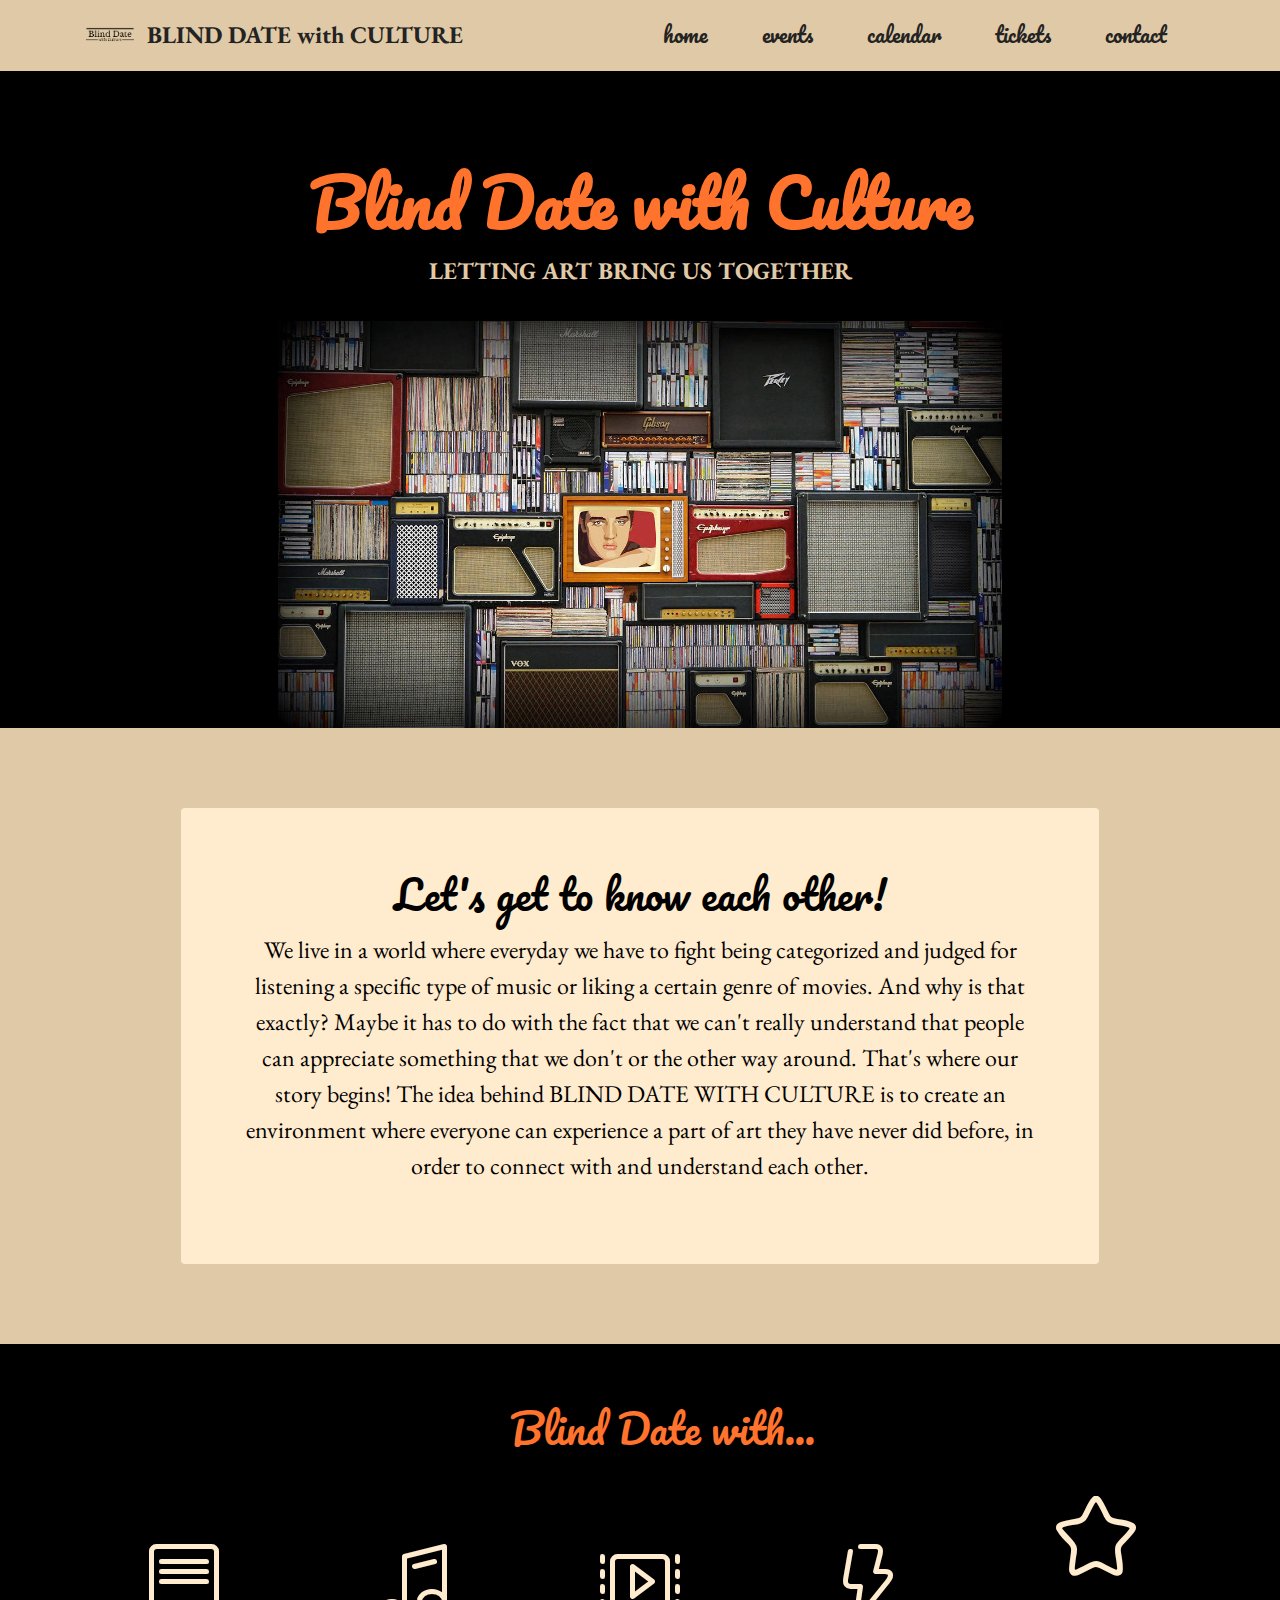
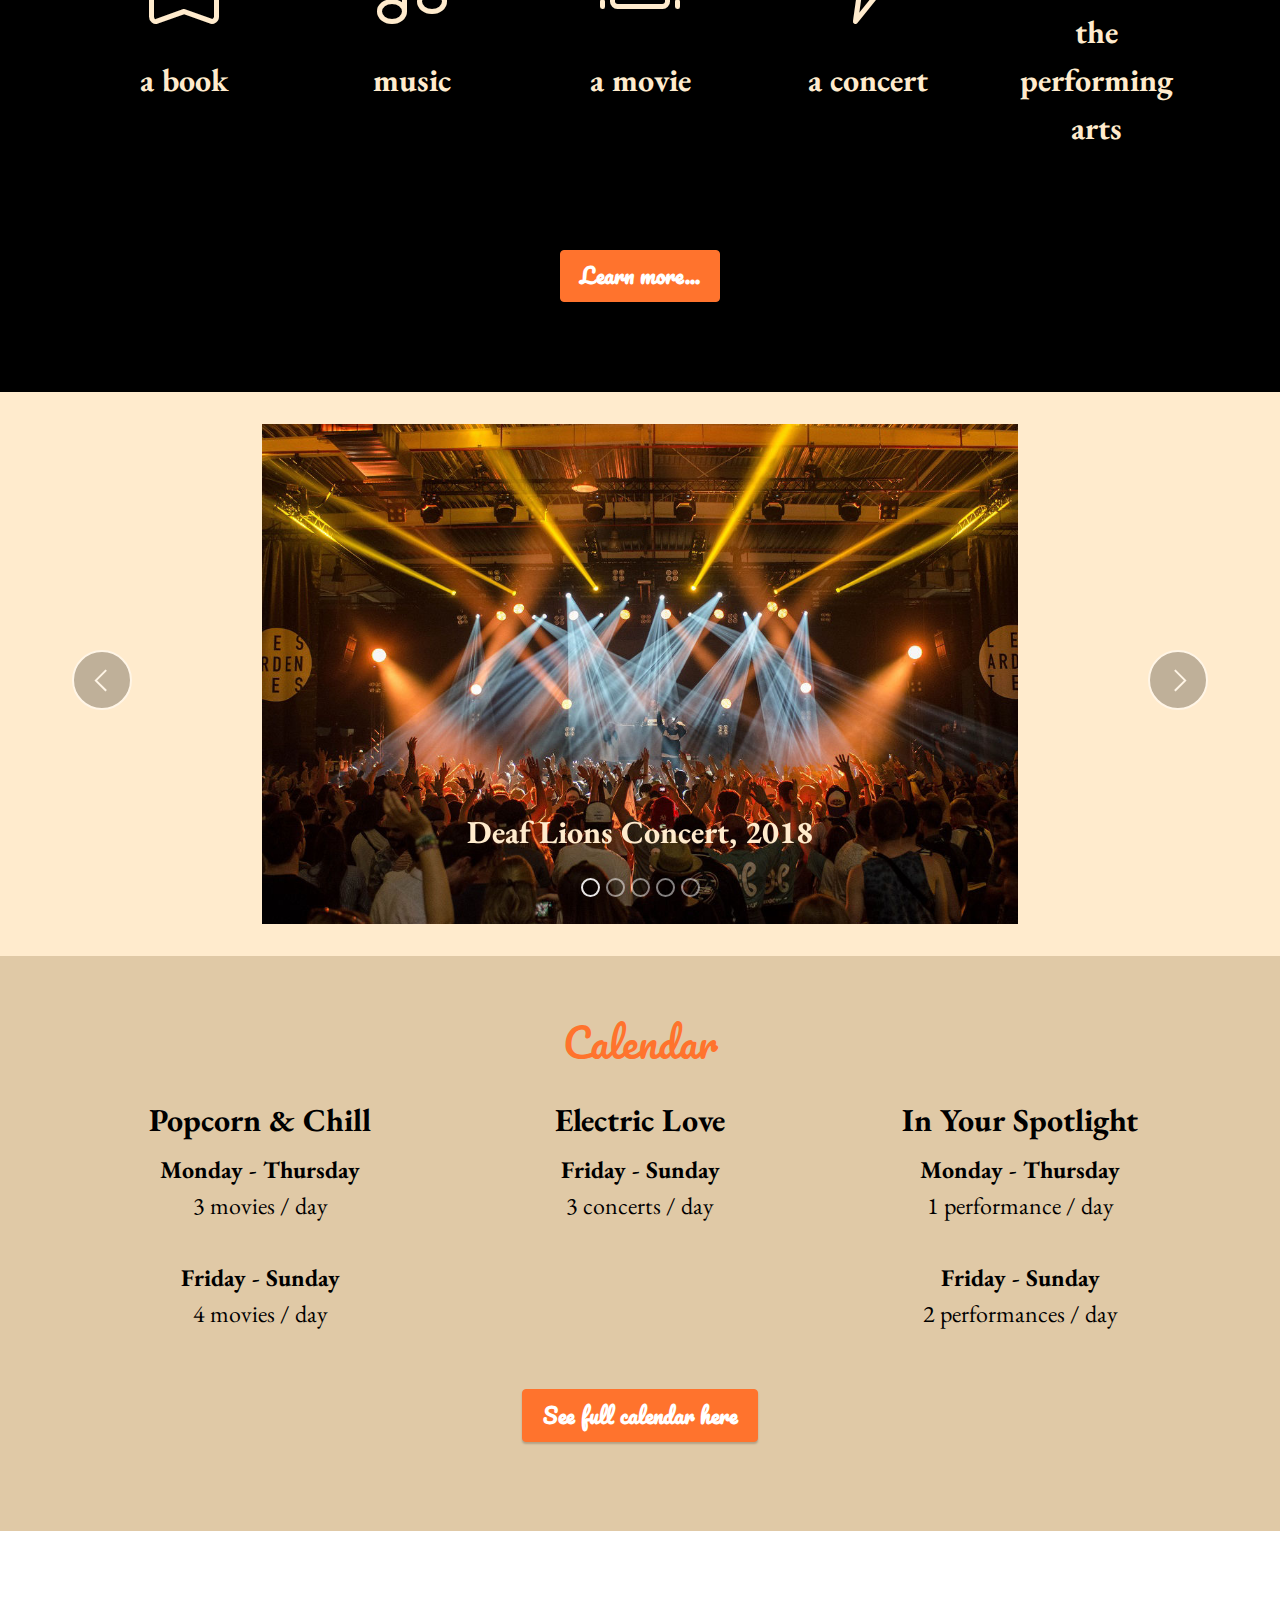
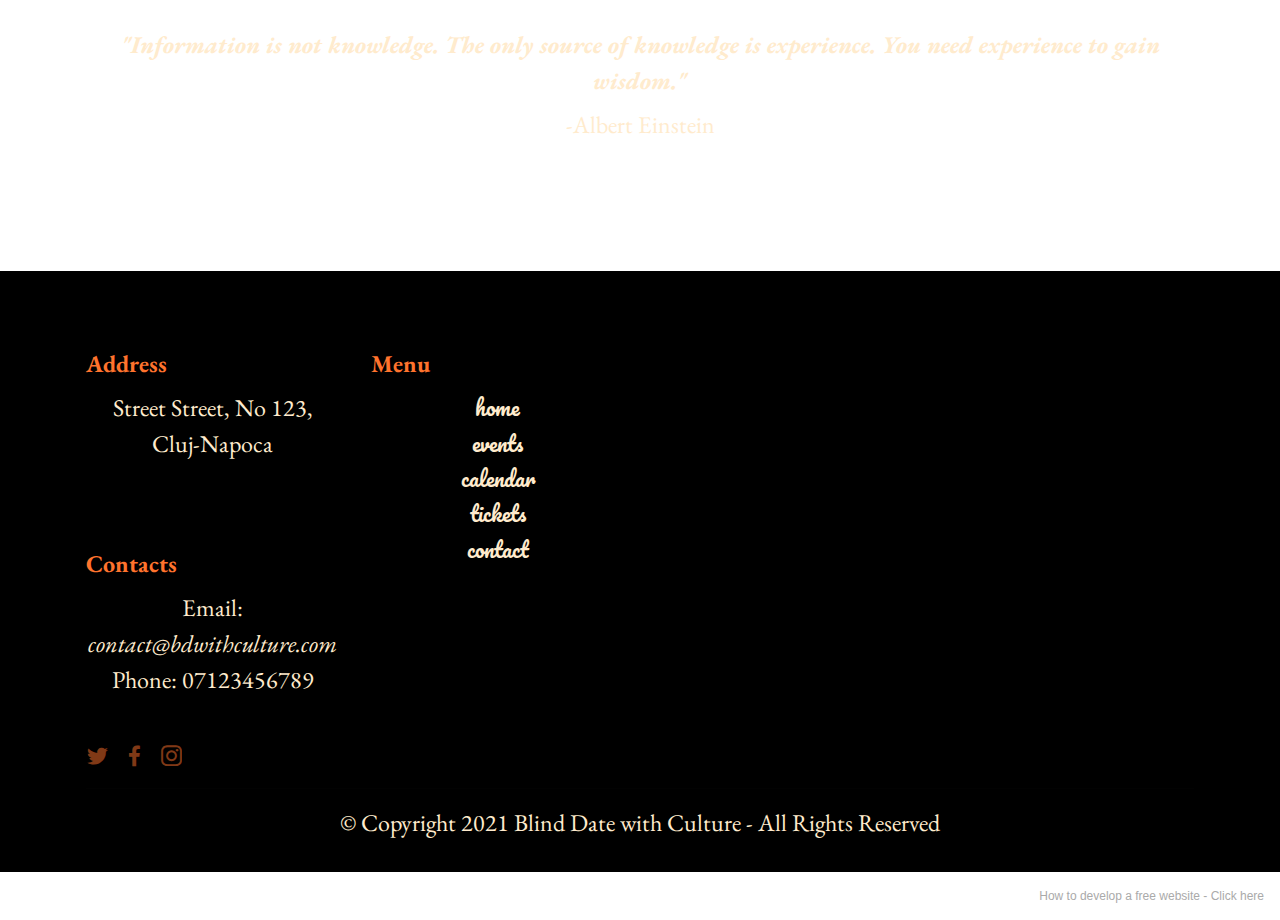
<file: index.html>
<!DOCTYPE html>
<html  >
<head>
  <!-- Site made with Mobirise Website Builder v5.5.2, https://mobirise.com -->
  <meta charset="UTF-8">
  <meta http-equiv="X-UA-Compatible" content="IE=edge">
  <meta name="generator" content="Mobirise v5.5.2, mobirise.com">
  <meta name="viewport" content="width=device-width, initial-scale=1, minimum-scale=1">
  <link rel="shortcut icon" href="assets/images/logo-1-121x121.png" type="image/x-icon">
  <meta name="description" content="">
  
  
  <title>Home</title>
  <link rel="stylesheet" href="assets/web/assets/mobirise-icons2/mobirise2.css">
  <link rel="stylesheet" href="assets/web/assets/mobirise-icons-bold/mobirise-icons-bold.css">
  <link rel="stylesheet" href="assets/bootstrap/css/bootstrap.min.css">
  <link rel="stylesheet" href="assets/bootstrap/css/bootstrap-grid.min.css">
  <link rel="stylesheet" href="assets/bootstrap/css/bootstrap-reboot.min.css">
  <link rel="stylesheet" href="assets/parallax/jarallax.css">
  <link rel="stylesheet" href="assets/dropdown/css/style.css">
  <link rel="stylesheet" href="assets/socicon/css/styles.css">
  <link rel="stylesheet" href="assets/theme/css/style.css">
  <link rel="preload" href="https://fonts.googleapis.com/css?family=Pacifico:400&display=swap" as="style" onload="this.onload=null;this.rel='stylesheet'">
  <noscript><link rel="stylesheet" href="https://fonts.googleapis.com/css?family=Pacifico:400&display=swap"></noscript>
  <link rel="preload" href="https://fonts.googleapis.com/css?family=EB+Garamond:400,500,600,700,800,400i,500i,600i,700i,800i&display=swap" as="style" onload="this.onload=null;this.rel='stylesheet'">
  <noscript><link rel="stylesheet" href="https://fonts.googleapis.com/css?family=EB+Garamond:400,500,600,700,800,400i,500i,600i,700i,800i&display=swap"></noscript>
  <link rel="preload" as="style" href="assets/mobirise/css/mbr-additional.css"><link rel="stylesheet" href="assets/mobirise/css/mbr-additional.css" type="text/css">
  
  
  
  
</head>
<body>
  
  <section data-bs-version="5.1" class="menu menu1 cid-sRpoLdlYib" once="menu" id="menu1-2v">
    

    <nav class="navbar navbar-dropdown navbar-expand-lg">
        <div class="container">
            <div class="navbar-brand">
                <span class="navbar-logo">
                    
                        <img src="assets/images/logo-1-121x121.png" alt="blind date with culture logo" style="height: 3rem;">
                    
                </span>
                <span class="navbar-caption-wrap"><a class="navbar-caption text-black text-primary display-7" href="index.html">BLIND DATE with CULTURE</a></span>
            </div>
            <button class="navbar-toggler" type="button" data-toggle="collapse" data-bs-toggle="collapse" data-target="#navbarSupportedContent" data-bs-target="#navbarSupportedContent" aria-controls="navbarNavAltMarkup" aria-expanded="false" aria-label="Toggle navigation">
                <div class="hamburger">
                    <span></span>
                    <span></span>
                    <span></span>
                    <span></span>
                </div>
            </button>
            <div class="collapse navbar-collapse" id="navbarSupportedContent">
                <ul class="navbar-nav nav-dropdown nav-right" data-app-modern-menu="true"><li class="nav-item"><a class="nav-link link text-black text-primary display-4" href="index.html">home</a></li>
                    <li class="nav-item"><a class="nav-link link text-black text-primary display-4" href="page1.html">events</a></li>
                    <li class="nav-item"><a class="nav-link link text-black text-primary display-4" href="page2.html">calendar</a>
                    </li><li class="nav-item"><a class="nav-link link text-black text-primary display-4" href="page3.html">tickets</a></li><li class="nav-item"><a class="nav-link link text-black text-primary display-4" href="page4.html">contact</a></li></ul>
                
                
            </div>
        </div>
    </nav>
</section>

<section data-bs-version="5.1" class="header10 cid-sRoy92BncK" id="header10-15">

    

    

    <div class="align-center container-fluid">
        <div class="row justify-content-center">
            <div class="col-md-12 col-lg-9">
                <h1 class="mbr-section-title mbr-fonts-style mb-3 display-1"><strong>Blind Date with Culture</strong></h1>
                <p class="mbr-text mbr-fonts-style display-7"><strong>
                    LETTING ART BRING US TOGETHER</strong></p>
                
                <div class="image-wrap mt-4">
                    <img src="assets/images/elvis-presley-1482026-1280-1280x720.jpg" alt="shelves with cassettes " title="">
                </div>
            </div>
        </div>
    </div>
</section>

<section data-bs-version="5.1" class="content15 cid-sRoBeJqjrW" id="content15-17">

    

    
    <div class="container">
        <div class="row justify-content-center">
            <div class="card col-md-12 col-lg-10">
                <div class="card-wrapper">
                    <div class="card-box align-left">
                        <h4 class="card-title mbr-fonts-style mbr-white mb-3 display-2">
                            Let's get to know each other!</h4>
                        <p class="mbr-text mbr-fonts-style display-7">We live in a world where everyday we have to fight being categorized and judged for listening a specific type of music or liking a certain genre of movies. And why is that exactly? Maybe it has to do with the fact that we can't really understand that people can appreciate something that we don't or the other way around. That's where our story begins! The idea behind BLIND DATE WITH CULTURE is to create an environment where everyone can experience a part of art they have never did before, in order to connect with and understand each other.</p>
                        
                    </div>
                </div>
            </div>
        </div>
    </div>
</section>

<section data-bs-version="5.1" class="features13 cid-sRoL3txAOd" id="features14-1g">
    

    
    <div class="container">
        <div class="row">
            <div class="col-12">
                <h3 class="mbr-section-title align-center mb-4 mbr-fonts-style display-2"><p>&nbsp; &nbsp; Blind Date with...<strong></strong></p></h3>
            </div>
            <div class="card col-12 col-md-4 col-lg-2 p-3">
                <div class="card-wrapper">
                    <div class="card-box align-center">
                        <span class="mbr-iconfont mbrib-bookmark"></span>
                        <h4 class="card-title align-center mbr-black mbr-fonts-style display-5">
                            <strong>a book</strong></h4>
                    </div>
                </div>
            </div>
            <div class="card p-3 col-12 col-md-4 col-lg-2">
                <div class="card-wrapper">
                    <div class="card-box align-center">
                        <span class="mbr-iconfont mbrib-music"></span>
                        <h4 class="card-title align-center mbr-black mbr-fonts-style display-5">
                            <strong>music</strong></h4>
                    </div>
                </div>
            </div>
            <div class="card p-3 col-12 col-md-4 col-lg-2">
                <div class="card-wrapper">
                    <div class="card-box align-center">
                        <span class="mbr-iconfont mbrib-video-play"></span>
                        <h4 class="card-title align-center mbr-black mbr-fonts-style display-5">
                            <strong>a movie</strong></h4>
                    </div>
                </div>
            </div>
            <div class="card p-3 col-12 col-md-4 col-lg-2">
                <div class="card-wrapper">
                    <div class="card-box align-center">
                        <span class="mbr-iconfont mbrib-speed"></span>
                        <h4 class="card-title align-center mbr-black mbr-fonts-style display-5">
                            <strong>a concert</strong></h4>
                    </div>
                </div>
            </div>
            <div class="card p-3 col-12 col-md-4 col-lg-2">
                <div class="card-wrapper">
                    <div class="card-box align-center">
                        <span class="mbr-iconfont mbrib-star"></span>
                        <h4 class="card-title align-center mbr-black mbr-fonts-style display-5"><strong>the performing arts</strong></h4>
                    </div>
                </div>
            </div>
            
        </div>
    </div>
</section>

<section data-bs-version="5.1" class="content11 cid-sRoO9bjiXf" id="content11-1h">
    
    <div class="container">
        <div class="row justify-content-center">
            <div class="col-md-12 col-lg-10">
                <div class="mbr-section-btn align-center"><a class="btn btn-secondary display-4" href="page1.html">Learn more...</a></div>
            </div>
        </div>
    </div>
</section>

<section data-bs-version="5.1" class="slider2 cid-sU1YHwUUuw" id="slider2-3m">
    

    
    <div class="container-fluid">
        <div class="row justify-content-center">
            <div class="col-12 col-md-10 col-lg-12">
                <div class="carousel slide" id="sU2TTqZBEV" data-interval="5000" data-bs-interval="5000">
                    
                    <ol class="carousel-indicators">
                        <li data-slide-to="0" data-bs-slide-to="0" class="active" data-target="#sU2TTqZBEV" data-bs-target="#sU2TTqZBEV"></li>
                        <li data-slide-to="1" data-bs-slide-to="1" data-target="#sU2TTqZBEV" data-bs-target="#sU2TTqZBEV"></li>
                        <li data-slide-to="2" data-bs-slide-to="2" data-target="#sU2TTqZBEV" data-bs-target="#sU2TTqZBEV"></li><li data-slide-to="3" data-bs-slide-to="3" data-target="#sU2TTqZBEV" data-bs-target="#sU2TTqZBEV"></li><li data-slide-to="4" data-bs-slide-to="4" data-target="#sU2TTqZBEV" data-bs-target="#sU2TTqZBEV"></li>
                    </ol>
                    <div class="carousel-inner">
                        <div class="carousel-item slider-image item active">
                            <div class="item-wrapper">
                                <img class="d-block w-100" src="assets/images/audience2-1080x715.jpg" data-slide-to="0" data-bs-slide-to="0">
                                <div class="carousel-caption d-none d-md-block">
                                    <h5 class="mbr-section-subtitle mbr-fonts-style display-5"><strong>Deaf Lions Concert, 2018</strong></h5>
                                    
                                </div>
                            </div>
                        </div>
                        <div class="carousel-item slider-image item">
                            <div class="item-wrapper">
                                <img class="d-block w-100" src="assets/images/performance1-1080x720.jpg" data-slide-to="1" data-bs-slide-to="1">
                                <div class="carousel-caption d-none d-md-block">
                                    <h5 class="mbr-section-subtitle mbr-fonts-style display-5"><strong>The Russia Revival Theatre Group Performance, 2018</strong></h5>
                                    
                                </div>
                            </div>
                        </div>
                        <div class="carousel-item slider-image item">
                            <div class="item-wrapper">
                                <img class="d-block w-100" src="assets/images/audience4-1080x720.jpg" data-slide-to="2" data-bs-slide-to="2">
                                <div class="carousel-caption d-none d-md-block">
                                    <h5 class="mbr-section-subtitle mbr-fonts-style display-5"><strong>Undercover Fairy and the Crazy Hats Concert, 2019</strong></h5>
                                    
                                </div>
                            </div>
                        </div><div class="carousel-item slider-image item">
                            <div class="item-wrapper">
                                <img class="d-block w-100" src="assets/images/performance-1080x719.jpeg" data-slide-to="3" data-bs-slide-to="3">
                                <div class="carousel-caption d-none d-md-block">
                                    <h5 class="mbr-section-subtitle mbr-fonts-style display-5"><strong>The Spinning Lonely Students Performance, 2019</strong></h5>
                                    
                                </div>
                            </div>
                        </div><div class="carousel-item slider-image item">
                            <div class="item-wrapper">
                                <img class="d-block w-100" src="assets/images/pexels-photo-167446-1080x720.jpg" data-slide-to="4" data-bs-slide-to="4">
                                <div class="carousel-caption d-none d-md-block">
                                    <h5 class="mbr-section-subtitle mbr-fonts-style display-5"><strong>Poor Kid Ross Concert, 2019</strong></h5>
                                    
                                </div>
                            </div>
                        </div>
                    </div>
                    <a class="carousel-control carousel-control-prev" role="button" data-slide="prev" data-bs-slide="prev" href="#sU2TTqZBEV">
                        <span class="mobi-mbri mobi-mbri-arrow-prev" aria-hidden="true"></span>
                        <span class="sr-only visually-hidden">Previous</span>
                    </a>
                    <a class="carousel-control carousel-control-next" role="button" data-slide="next" data-bs-slide="next" href="#sU2TTqZBEV">
                        <span class="mobi-mbri mobi-mbri-arrow-next" aria-hidden="true"></span>
                        <span class="sr-only visually-hidden">Next</span>
                    </a>
                </div>
            </div>
        </div>
    </div>
</section>

<section data-bs-version="5.1" class="features17 cid-sRoRMksCJr" id="features18-1l">

    

    
    <div class="container">
        <div class="mbr-section-head">
            <div class="col-12">
                <h4 class="mbr-section-title mbr-fonts-style align-center mb-0 display-2">
                    Calendar</h4>
                
            </div>
        </div>
        <div class="row mt-4">
            <div class="col-12 col-md-6 col-lg-4">
                <div class="card-wrapper mb-4">
                    <div class="card-box align-left">
                        <h4 class="card-title mbr-fonts-style align-left display-5"><strong>Popcorn &amp; Chill</strong></h4>
                        <p class="mbr-text mbr-fonts-style mb-3 display-7"><strong>Monday - Thursday<br></strong>3 movies / day<br><br><strong>Friday - Sunday<br></strong>4 movies / day</p><div class="link-wrap">
                                
                            </div>
                    </div>
                </div>
            </div>
            <div class="col-12 col-md-6 col-lg-4">
                <div class="card-wrapper mb-4">
                    <div class="card-box align-left">
                        <h4 class="card-title mbr-fonts-style align-left display-5"><strong>Electric Love</strong></h4>
                        <p class="mbr-text mbr-fonts-style mb-3 display-7"><strong>Friday - Sunday<br></strong>3 concerts / day</p><div class="link-wrap">
                                
                            </div>
                    </div>
                </div>
            </div>
            <div class="col-12 col-md-6 col-lg-4">
                <div class="card-wrapper mb-4">
                    <div class="card-box align-left">
                        <h4 class="card-title mbr-fonts-style align-left display-5"><strong>In Your Spotlight</strong></h4>
                        <p class="mbr-text mbr-fonts-style mb-3 display-7"><strong>Monday - Thursday<br></strong>1 performance / day
<br>
<br><strong>Friday - Sunday<br></strong>2 performances / day</p><div class="link-wrap">
                                
                            </div>
                    </div>
                </div>
            </div>
            
        </div>
    </div>
</section>

<section data-bs-version="5.1" class="content11 cid-sRoUqdaODu" id="content11-1m">
    
    <div class="container">
        <div class="row justify-content-center">
            <div class="col-md-12 col-lg-10">
                <div class="mbr-section-btn align-center"><a class="btn btn-secondary display-4" href="page2.html">See full calendar here</a></div>
            </div>
        </div>
    </div>
</section>

<section data-bs-version="5.1" class="info4 cid-sRoY3bVAiS mbr-parallax-background" id="info4-1r">
    
    
    <div class="container">
        <div class="row justify-content-center">
            <div class="col-12">
                <h3 class="mbr-section-title mbr-fonts-style display-7"><strong><em>"Information is not knowledge. The only source of knowledge is experience. You need experience to gain wisdom."</em></strong></h3>
                <p class="mbr-text mbr-fonts-style mb-4 display-7">-Albert Einstein<br></p>
                <div class="link-wrap">
                    
                </div>
            </div>
        </div>
    </div>
</section>

<section data-bs-version="5.1" class="footer6 cid-sU2f1iVvLM" once="footers" id="footer6-3s">

    

    

    <div class="container">
        <div class="row content mbr-white">
            <div class="col-12 col-md-3 mbr-fonts-style display-7">
                <h5 class="mbr-section-subtitle mbr-fonts-style mb-2 display-7">
                    <strong>Address</strong>
                </h5>
                <p class="mbr-text mbr-fonts-style display-7">Street Street, No 123, <br>Cluj-Napoca</p> <br>
                <h5 class="mbr-section-subtitle mbr-fonts-style mb-2 mt-4 display-7">
                    <strong>Contacts</strong>
                </h5>
                <p class="mbr-text mbr-fonts-style mb-4 display-7">
                    Email:<br><em>contact@bdwithculture.com <br></em>
                    Phone: 07123456789</p>
            </div>
            <div class="col-12 col-md-3 mbr-fonts-style display-7">
                <h5 class="mbr-section-subtitle mbr-fonts-style mb-2 display-7">
                    <strong>Menu</strong></h5>
                <ul class="list mbr-fonts-style mb-4 display-4">
                    <li class="mbr-text item-wrap"><a href="index.html" class="text-info">home</a></li><li class="mbr-text item-wrap"><a href="page1.html" class="text-info">events</a></li><li class="mbr-text item-wrap"><a href="page2.html" class="text-info">calendar</a></li><li class="mbr-text item-wrap"><a href="page3.html" class="text-info">tickets</a></li><li class="mbr-text item-wrap"><a href="page4.html" class="text-info">contact</a></li>
                </ul>
                <h5 class="mbr-section-subtitle mbr-fonts-style mb-2 mt-5 display-7"></h5>
                <p class="mbr-text mbr-fonts-style mb-4 display-7"></p>
            </div>
            <div class="col-12 col-md-6">
                <div class="google-map"><iframe frameborder="0" style="border:0" src="https://www.google.com/maps/embed/v1/place?key=AIzaSyCNveGQ9bfpKFwWzQLLftrR9hNiHwdqQG8&amp;q=Cluj-Napoca" allowfullscreen=""></iframe></div>
            </div>
            <div class="col-md-6">
                <div class="social-list align-left">
                    <div class="soc-item">
                        <a href="https://twitter.com/" target="_blank">
                            <span class="mbr-iconfont mbr-iconfont-social socicon-twitter socicon" style="color: rgb(255, 115, 45); fill: rgb(255, 115, 45);"></span>
                        </a>
                    </div>
                    <div class="soc-item">
                        <a href="https://www.facebook.com/" target="_blank">
                            <span class="mbr-iconfont mbr-iconfont-social socicon-facebook socicon" style="color: rgb(255, 115, 45); fill: rgb(255, 115, 45);"></span>
                        </a>
                    </div>
                    <div class="soc-item">
                        <a href="https://www.instagram.com/" target="_blank">
                            <span class="mbr-iconfont mbr-iconfont-social socicon-instagram socicon" style="color: rgb(255, 115, 45); fill: rgb(255, 115, 45);"></span>
                        </a>
                    </div>
                    
                    
                    
                </div>
            </div>
        </div>
        <div class="footer-lower">
            <div class="media-container-row">
                <div class="col-sm-12">
                    <hr>
                </div>
            </div>
            <div class="col-sm-12 copyright pl-0">
                <p class="mbr-text mbr-fonts-style mbr-white display-7">
                    © Copyright 2021 Blind Date with Culture - All Rights Reserved
                </p>
            </div>
        </div>
    </div>
</section><section style="background-color: #fff; font-family: -apple-system, BlinkMacSystemFont, 'Segoe UI', 'Roboto', 'Helvetica Neue', Arial, sans-serif; color:#aaa; font-size:12px; padding: 0; align-items: center; display: flex;"><a href="https://mobirise.site/y" style="flex: 1 1; height: 3rem; padding-left: 1rem;"></a><p style="flex: 0 0 auto; margin:0; padding-right:1rem;">How to develop a free website - <a href="https://mobirise.site/x" style="color:#aaa;">Click here</a></p></section><script src="assets/bootstrap/js/bootstrap.bundle.min.js"></script>  <script src="assets/parallax/jarallax.js"></script>  <script src="assets/smoothscroll/smooth-scroll.js"></script>  <script src="assets/ytplayer/index.js"></script>  <script src="assets/dropdown/js/navbar-dropdown.js"></script>  <script src="assets/theme/js/script.js"></script>  
  
  
</body>
</html>
</file>
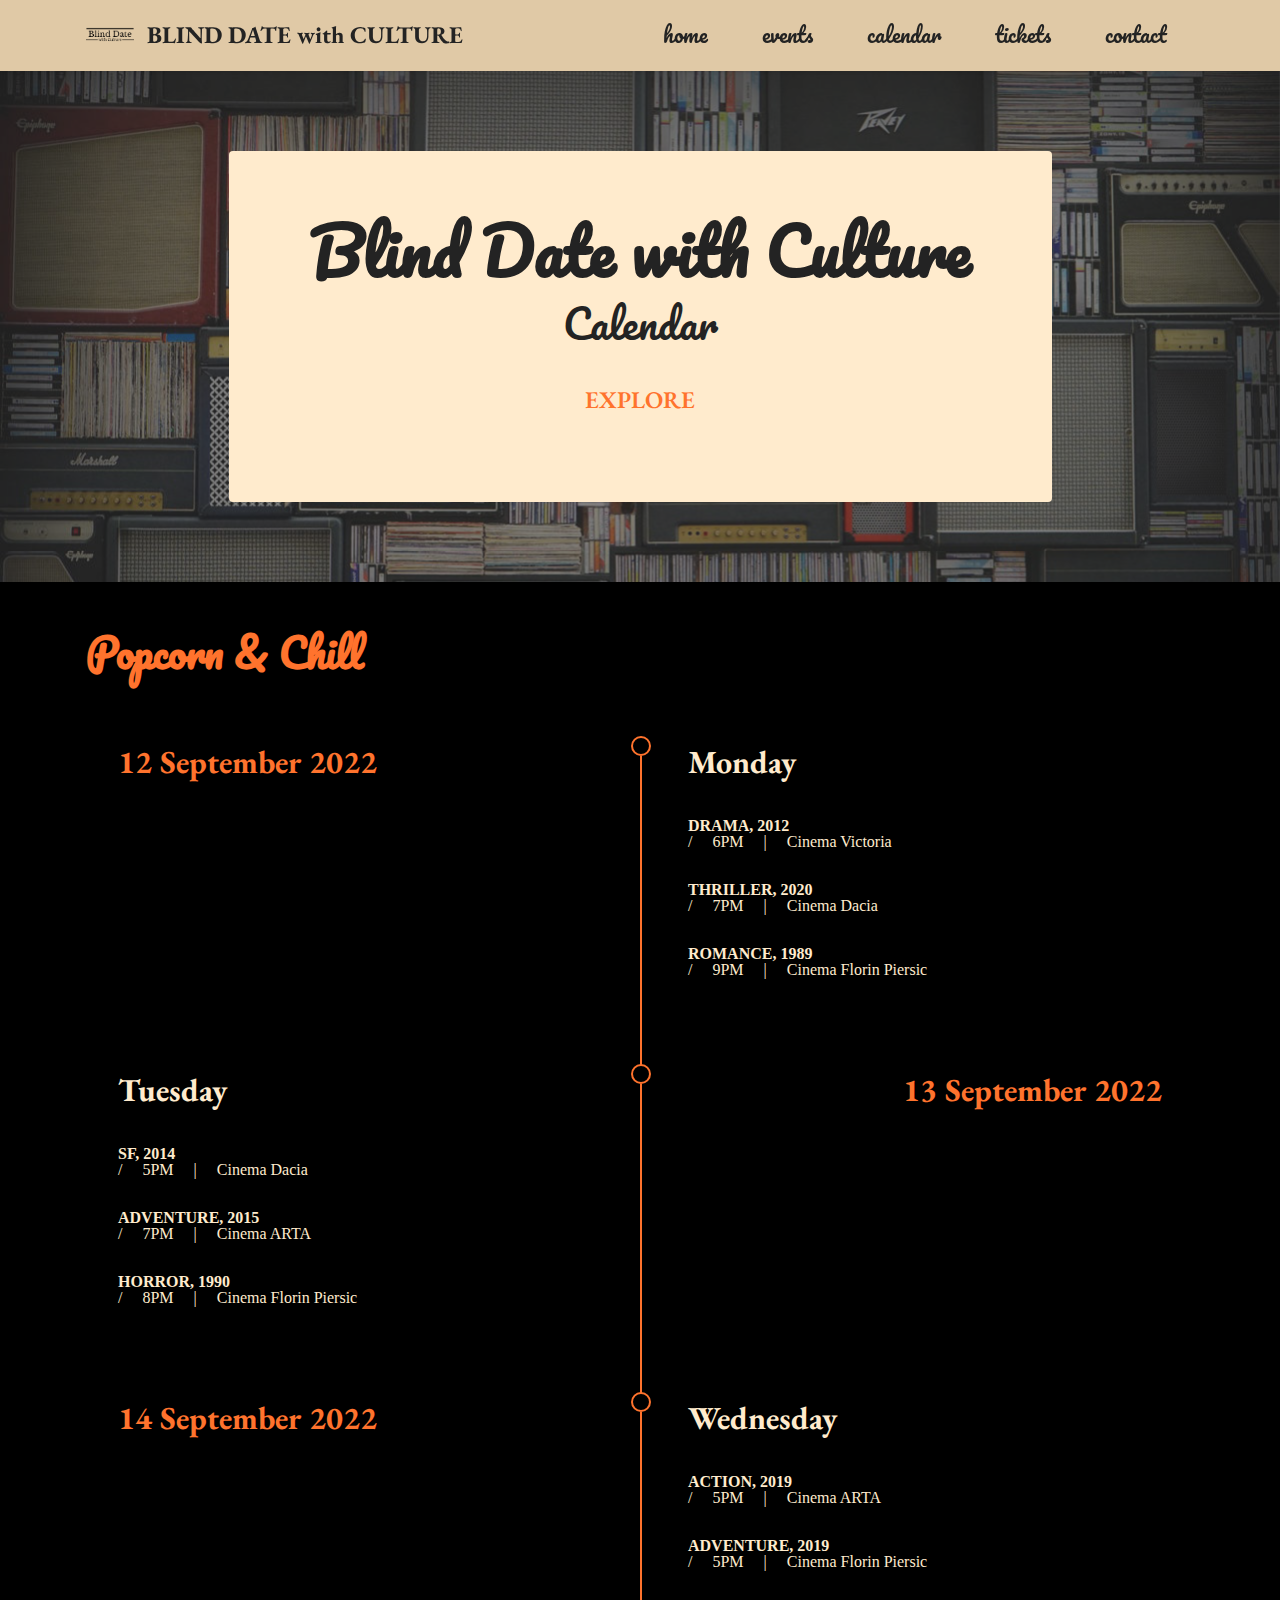
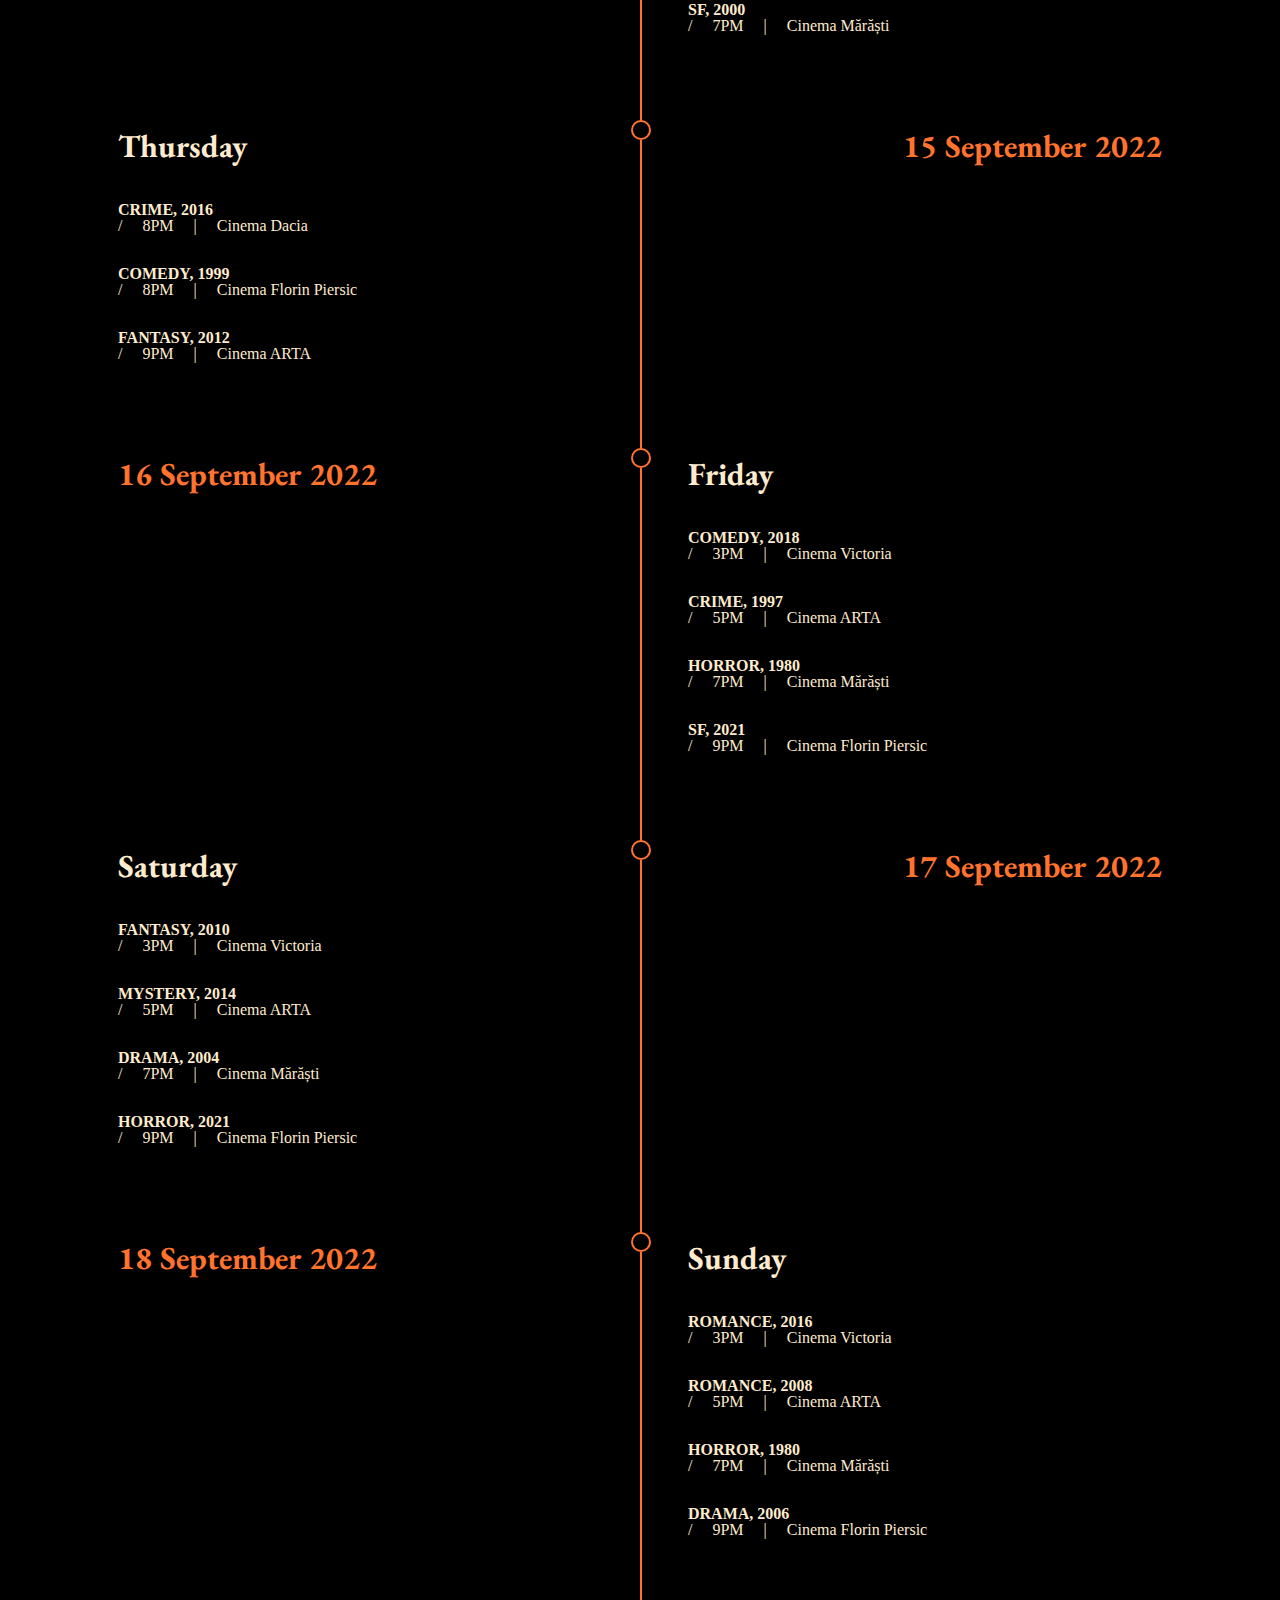
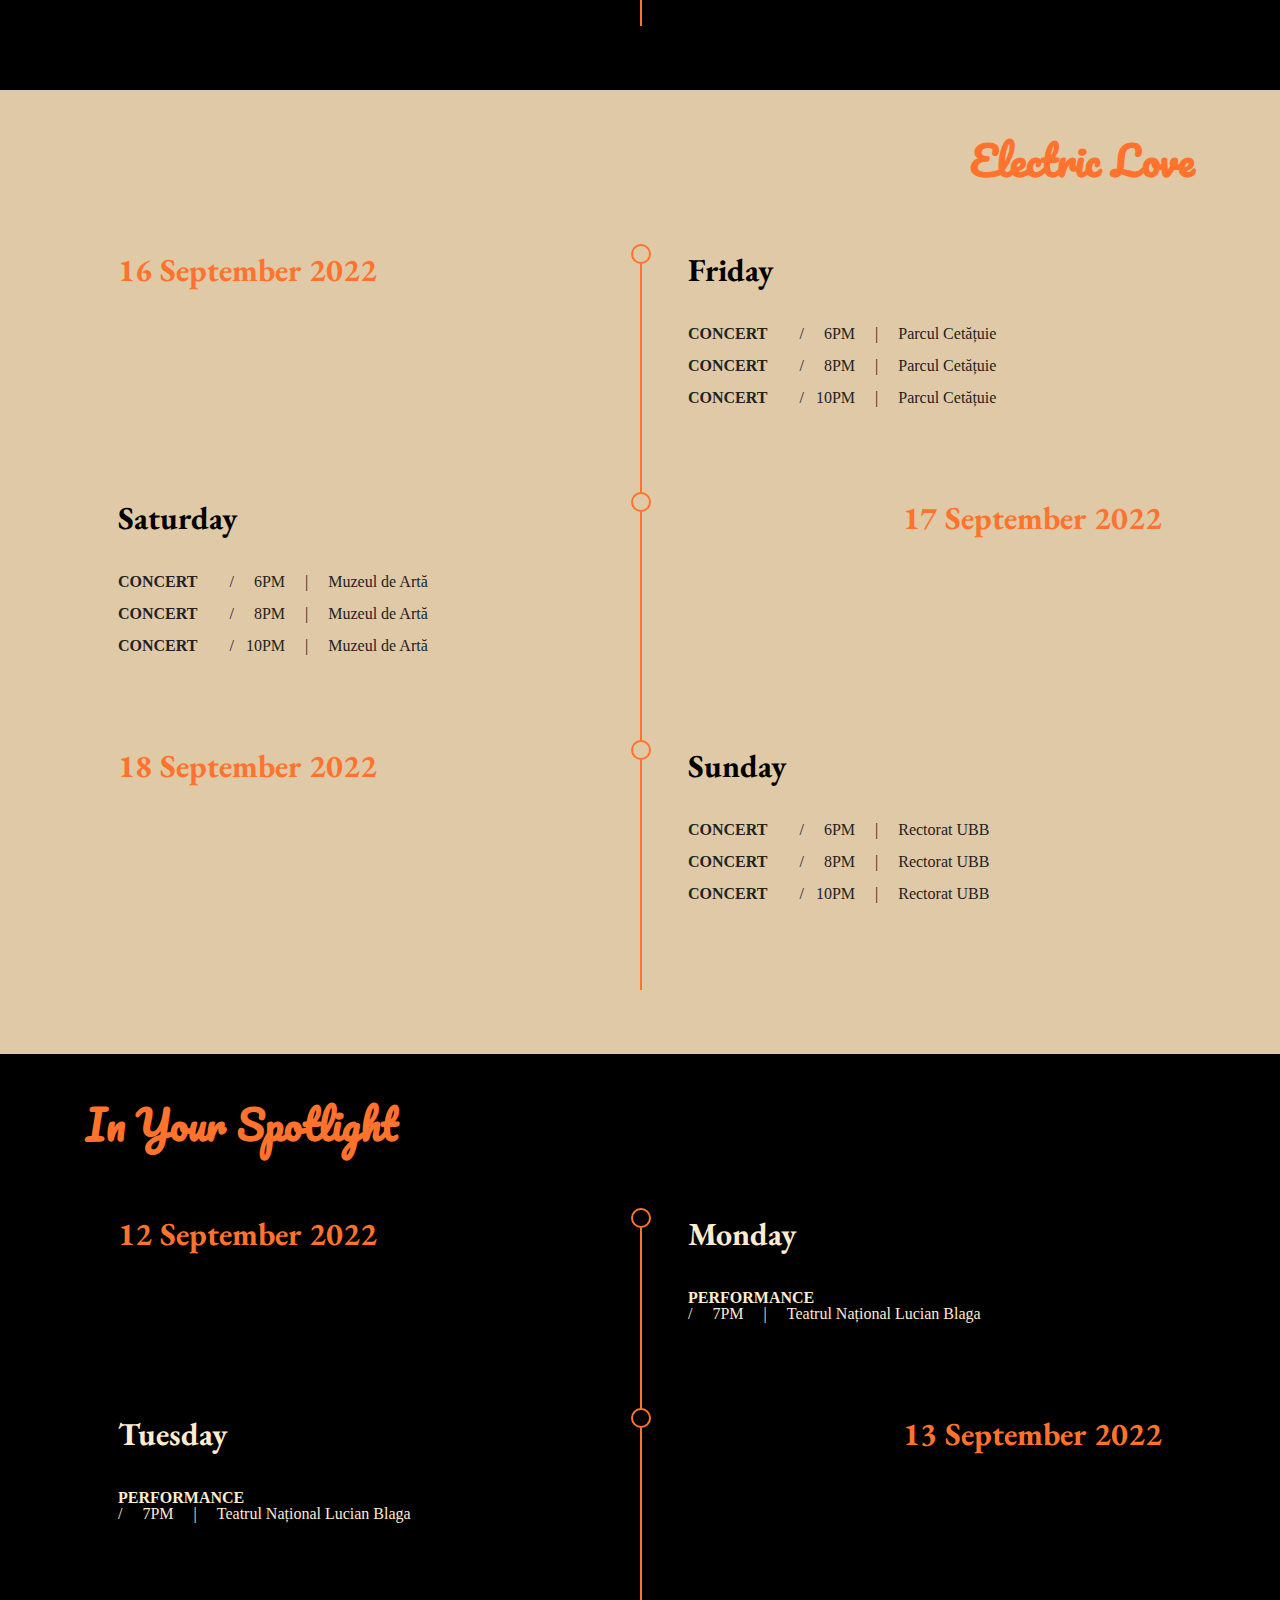
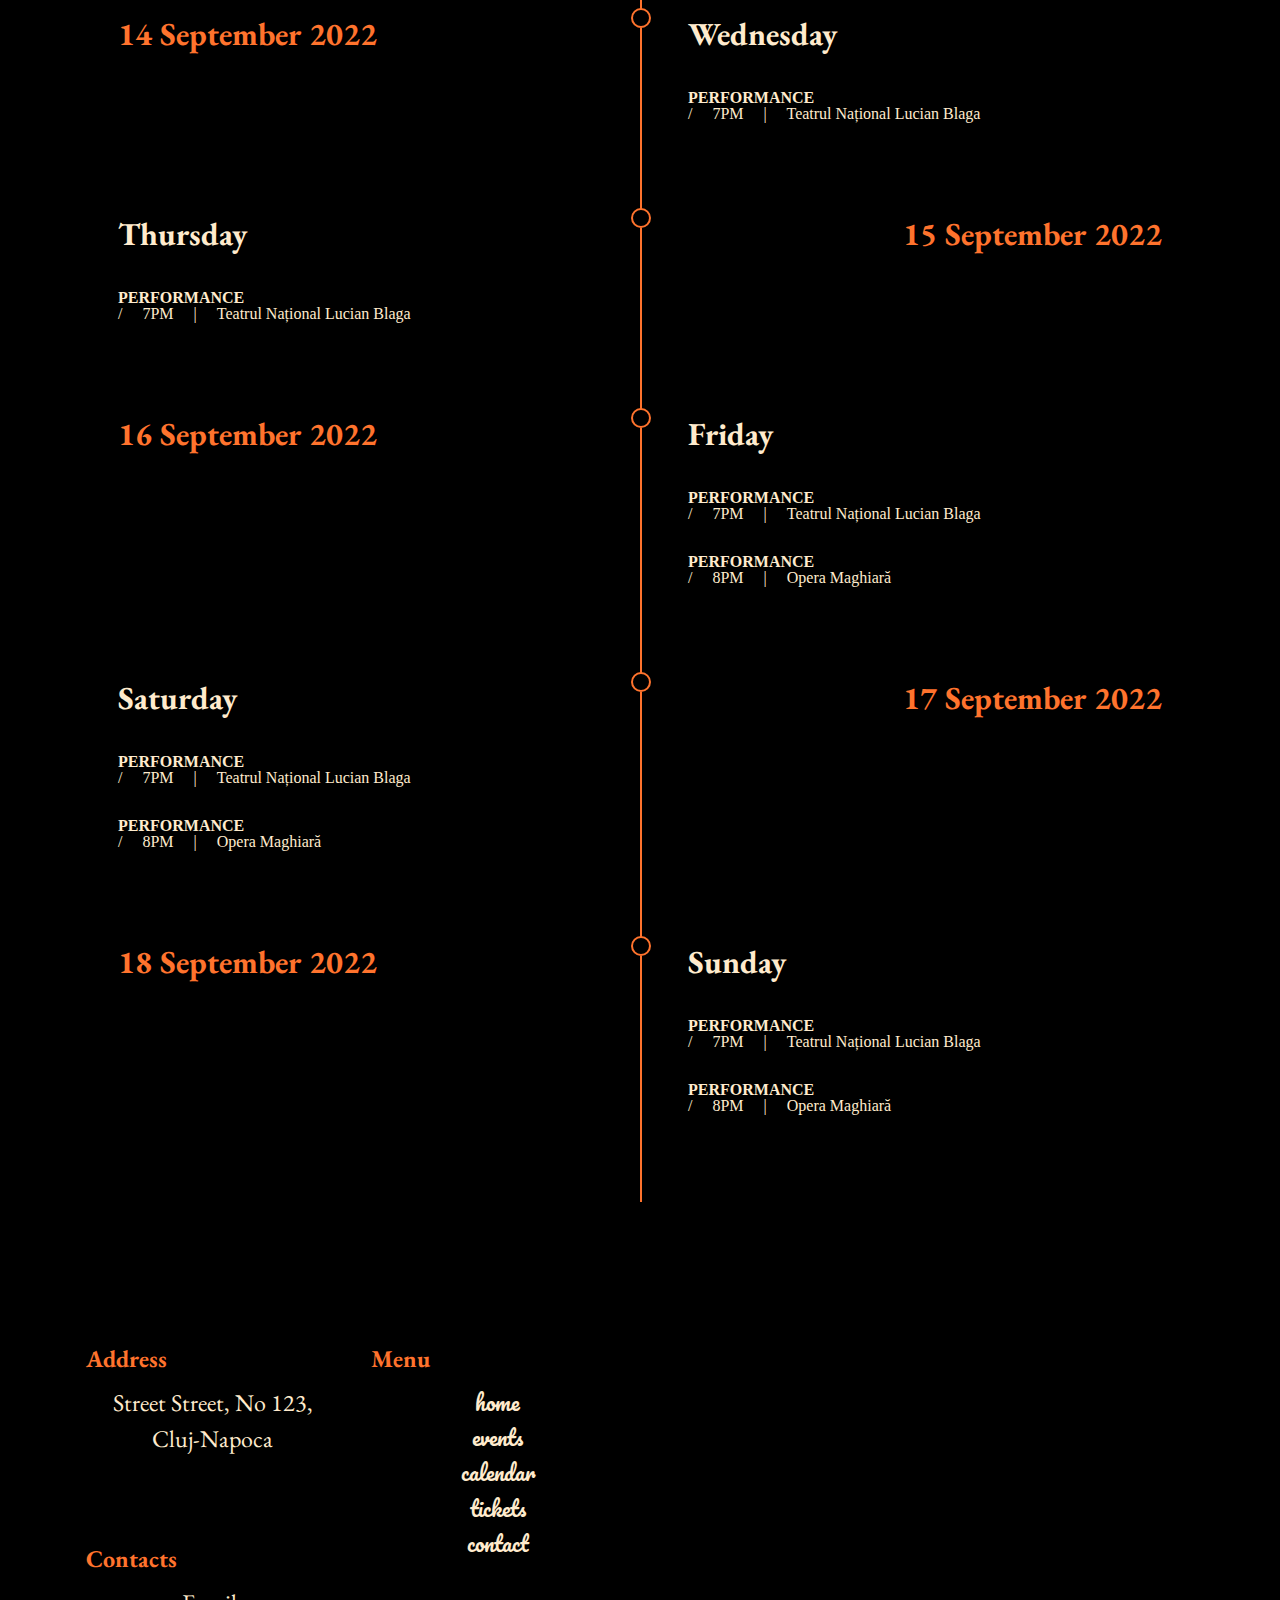
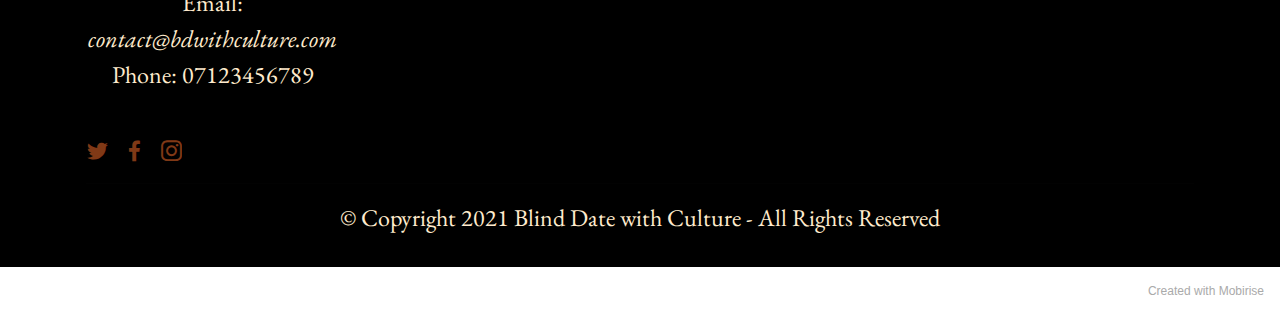
<file: calendar.html>
<!DOCTYPE html>
<html  >
<head>
  <!-- Site made with Mobirise Website Builder v5.5.2, https://mobirise.com -->
  <meta charset="UTF-8">
  <meta http-equiv="X-UA-Compatible" content="IE=edge">
  <meta name="generator" content="Mobirise v5.5.2, mobirise.com">
  <meta name="viewport" content="width=device-width, initial-scale=1, minimum-scale=1">
  <link rel="shortcut icon" href="assets/images/logo-1-121x121.png" type="image/x-icon">
  <meta name="description" content="">
  
  
  <title>Calendar</title>
  <link rel="stylesheet" href="assets/bootstrap/css/bootstrap.min.css">
  <link rel="stylesheet" href="assets/bootstrap/css/bootstrap-grid.min.css">
  <link rel="stylesheet" href="assets/bootstrap/css/bootstrap-reboot.min.css">
  <link rel="stylesheet" href="assets/parallax/jarallax.css">
  <link rel="stylesheet" href="assets/dropdown/css/style.css">
  <link rel="stylesheet" href="assets/socicon/css/styles.css">
  <link rel="stylesheet" href="assets/theme/css/style.css">
  <link rel="preload" href="https://fonts.googleapis.com/css?family=Pacifico:400&display=swap" as="style" onload="this.onload=null;this.rel='stylesheet'">
  <noscript><link rel="stylesheet" href="https://fonts.googleapis.com/css?family=Pacifico:400&display=swap"></noscript>
  <link rel="preload" href="https://fonts.googleapis.com/css?family=EB+Garamond:400,500,600,700,800,400i,500i,600i,700i,800i&display=swap" as="style" onload="this.onload=null;this.rel='stylesheet'">
  <noscript><link rel="stylesheet" href="https://fonts.googleapis.com/css?family=EB+Garamond:400,500,600,700,800,400i,500i,600i,700i,800i&display=swap"></noscript>
  <link rel="preload" as="style" href="assets/mobirise/css/mbr-additional.css"><link rel="stylesheet" href="assets/mobirise/css/mbr-additional.css" type="text/css">
  
  
  
  
</head>
<body>
  
  <section data-bs-version="5.1" class="menu menu1 cid-sRpoLdlYib" once="menu" id="menu1-2v">
    

    <nav class="navbar navbar-dropdown navbar-expand-lg">
        <div class="container">
            <div class="navbar-brand">
                <span class="navbar-logo">
                    
                        <img src="assets/images/logo-1-121x121.png" alt="blind date with culture logo" style="height: 3rem;">
                    
                </span>
                <span class="navbar-caption-wrap"><a class="navbar-caption text-black text-primary display-7" href="index.html">BLIND DATE with CULTURE</a></span>
            </div>
            <button class="navbar-toggler" type="button" data-toggle="collapse" data-bs-toggle="collapse" data-target="#navbarSupportedContent" data-bs-target="#navbarSupportedContent" aria-controls="navbarNavAltMarkup" aria-expanded="false" aria-label="Toggle navigation">
                <div class="hamburger">
                    <span></span>
                    <span></span>
                    <span></span>
                    <span></span>
                </div>
            </button>
            <div class="collapse navbar-collapse" id="navbarSupportedContent">
                <ul class="navbar-nav nav-dropdown nav-right" data-app-modern-menu="true"><li class="nav-item"><a class="nav-link link text-black text-primary display-4" href="index.html">home</a></li>
                    <li class="nav-item"><a class="nav-link link text-black text-primary display-4" href="page1.html">events</a></li>
                    <li class="nav-item"><a class="nav-link link text-black text-primary display-4" href="page2.html">calendar</a>
                    </li><li class="nav-item"><a class="nav-link link text-black text-primary display-4" href="page3.html">tickets</a></li><li class="nav-item"><a class="nav-link link text-black text-primary display-4" href="page4.html">contact</a></li></ul>
                
                
            </div>
        </div>
    </nav>
</section>

<section data-bs-version="5.1" class="header12 cid-sRpEh8JDhw mbr-parallax-background" id="header12-30">

    

    <div class="mbr-overlay" style="opacity: 0.6; background-color: rgb(53, 53, 53);">
    </div>
    <div class="container">
        <div class="row justify-content-center">
            <div class="card col-12 col-md-12 col-lg-9">
                <div class="card-wrapper">
                    <div class="card-box align-center">
                        <h1 class="card-title mbr-fonts-style mb-3 display-1">
                            <strong>Blind Date with Culture</strong></h1>
                        <p class="mbr-text mbr-fonts-style display-2">Calendar</p>
                        <div class="mbr-section-btn mt-3"><a class="btn btn-secondary-outline display-7" href="page2.html#timeline1-32">EXPLORE</a></div>
                    </div>
                </div>
            </div>
        </div>
    </div>
</section>

<section data-bs-version="5.1" class="timeline1 cid-sRpG3Iv8iM" id="timeline1-32">
    
    
    <div class="timelines-container container" mbri-timelines="">
        <div class="mbr-section-head">
            <h3 class="mbr-section-title mbr-fonts-style align-center mb-0 display-2"><strong>Popcorn &amp; Chill</strong></h3>
            
        </div>
        <div class="row timeline-element mb-2 mt-4">
            <div class="timeline-date col-12 col-md-6">
                <div class="timeline-date-wrapper">
                    <p class="mbr-timeline-date mbr-fonts-style display-5"><strong>12 September 2022</strong></p>
                </div>
            </div>
            <span class="iconBackground"></span>
            <div class="col-12 col-md-6">
                <div class="timeline-text-wrapper">
                    <h4 class="mbr-timeline-title mbr-fonts-style mb-4 display-5"><strong>Monday</strong></h4>
                    
                    <p class="mbr-text mbr-fonts-style display-7"></p><p><strong>DRAMA, 2012
</strong><br>/ &nbsp;&nbsp;&nbsp;&nbsp;6PM &nbsp;&nbsp;&nbsp;&nbsp;| &nbsp;&nbsp;&nbsp;&nbsp;Cinema Victoria</p><p><br><strong>THRILLER, 2020
</strong><br>/ &nbsp;&nbsp;&nbsp;&nbsp;7PM&nbsp;&nbsp;&nbsp;&nbsp; | &nbsp;&nbsp;&nbsp;&nbsp;Cinema Dacia</p><p><br><strong>ROMANCE, 1989
</strong><br>/ &nbsp;&nbsp;&nbsp;&nbsp;9PM &nbsp;&nbsp;&nbsp;&nbsp;| &nbsp;&nbsp;&nbsp;&nbsp;Cinema Florin Piersic<br></p><p></p>
                </div>
            </div>
        </div>
        <div class="row timeline-element mb-2">
            <div class="col-12 col-md-6">
                <div class="timeline-text-wrapper">
                    <h4 class="mbr-timeline-title mbr-fonts-style mb-4 display-5"><strong>Tuesday</strong></h4>
                    
                    <p class="mbr-text mbr-fonts-style display-7"></p><p><strong>SF, 2014
</strong><br>/ &nbsp;&nbsp;&nbsp;&nbsp;5PM&nbsp;&nbsp;&nbsp;&nbsp; |&nbsp;&nbsp;&nbsp;&nbsp; Cinema Dacia</p><p><br><strong>ADVENTURE, 2015
</strong><br>/ &nbsp;&nbsp;&nbsp;&nbsp;7PM&nbsp;&nbsp;&nbsp;&nbsp; |&nbsp;&nbsp;&nbsp;&nbsp; Cinema ARTA</p><p><br><strong>HORROR, 1990
</strong><br>/ &nbsp;&nbsp;&nbsp;&nbsp;8PM&nbsp;&nbsp;&nbsp;&nbsp; | &nbsp;&nbsp;&nbsp;&nbsp;Cinema Florin Piersic<br></p><p></p>
                </div>
            </div>
            <span class="iconBackground"></span>
            <div class="timeline-date col-12 col-md-6">
                <div class="timeline-date-wrapper">
                    <p class="mbr-timeline-date mbr-fonts-style display-5"><strong>13 September 2022</strong><br></p>
                </div>
            </div>
        </div>
        <div class="row timeline-element mb-2">
            <div class="timeline-date col-12 col-md-6">
                <div class="timeline-date-wrapper">
                    <p class="mbr-timeline-date mbr-fonts-style display-5">
                        <strong>14 September 2022</strong></p>
                </div>
            </div>
            <span class="iconBackground"></span>
            <div class="col-12 col-md-6">
                <div class="timeline-text-wrapper">
                    <h4 class="mbr-timeline-title mbr-fonts-style mb-4 display-5"><strong>Wednesday</strong></h4>
                    
                    <p class="mbr-text mbr-fonts-style display-7"></p><p><strong>ACTION, 2019
</strong><br>/ &nbsp;&nbsp;&nbsp;&nbsp;5PM&nbsp;&nbsp;&nbsp;&nbsp; | &nbsp;&nbsp;&nbsp;&nbsp;Cinema ARTA</p><p><br><strong>ADVENTURE, 2019
</strong><br>/&nbsp;&nbsp;&nbsp;&nbsp; 5PM &nbsp;&nbsp;&nbsp;&nbsp;| &nbsp;&nbsp;&nbsp;&nbsp;Cinema Florin Piersic</p><p><br><strong>SF, 2000
</strong><br>/&nbsp;&nbsp;&nbsp;&nbsp; 7PM &nbsp;&nbsp;&nbsp;&nbsp;| &nbsp;&nbsp;&nbsp;&nbsp;Cinema Mărăști<br></p><p></p>
                </div>
            </div>
        </div>
        <div class="row timeline-element mb-2">
            <div class="col-12 col-md-6">
                <div class="timeline-text-wrapper">
                    <h4 class="mbr-timeline-title mbr-fonts-style mb-4 display-5">
                        <strong>Thursday</strong></h4>
                    
                    <p class="mbr-text mbr-fonts-style display-7"></p><p><strong>CRIME, 2016
</strong><br>/&nbsp;&nbsp;&nbsp;&nbsp; 8PM&nbsp;&nbsp;&nbsp;&nbsp; | &nbsp;&nbsp;&nbsp;&nbsp;Cinema Dacia<br>	
</p><p><br><strong>COMEDY, 1999
</strong><br>/ &nbsp;&nbsp;&nbsp;&nbsp;8PM &nbsp;&nbsp;&nbsp;&nbsp;| &nbsp;&nbsp;&nbsp;&nbsp;Cinema Florin Piersic<br>	
</p><p><br><strong>FANTASY, 2012
</strong><br>/ &nbsp;&nbsp;&nbsp;&nbsp;9PM&nbsp;&nbsp;&nbsp;&nbsp; | &nbsp;&nbsp;&nbsp;&nbsp;Cinema ARTA</p><p></p>
                </div>
            </div>
            <span class="iconBackground"></span>
            <div class="timeline-date col-12 col-md-6">
                <div class="timeline-date-wrapper">
                    <p class="mbr-timeline-date mbr-fonts-style display-5">
                        <strong>15 September 2022</strong></p>
                </div>
            </div>
        </div>
        <div class="row timeline-element mb-2">
            <div class="timeline-date col-12 col-md-6">
                <div class="timeline-date-wrapper">
                    <p class="mbr-timeline-date mbr-fonts-style display-5">
                        <strong>16 September 2022</strong></p>
                </div>
            </div>
            <span class="iconBackground"></span>
            <div class="col-12 col-md-6">
                <div class="timeline-text-wrapper">
                    <h4 class="mbr-timeline-title mbr-fonts-style mb-4 display-5">
                        <strong>Friday</strong></h4>
                    
                    <p class="mbr-text mbr-fonts-style display-7"></p><p><strong>COMEDY, 2018
</strong><br>/ &nbsp;&nbsp;&nbsp;&nbsp;3PM &nbsp;&nbsp;&nbsp;&nbsp;| &nbsp;&nbsp;&nbsp;&nbsp;Cinema Victoria</p><p><br><strong>CRIME, 1997
</strong><br>/ &nbsp;&nbsp;&nbsp;&nbsp;5PM&nbsp;&nbsp;&nbsp;&nbsp; | &nbsp;&nbsp;&nbsp;&nbsp;Cinema ARTA</p><p><br><strong>HORROR, 1980
</strong><br>/&nbsp;&nbsp;&nbsp;&nbsp; 7PM&nbsp;&nbsp;&nbsp;&nbsp; | &nbsp;&nbsp;&nbsp;&nbsp;Cinema Mărăști</p><p><br><strong>SF, 2021
<br></strong>/ &nbsp;&nbsp;&nbsp;&nbsp;9PM &nbsp;&nbsp;&nbsp;&nbsp;| &nbsp;&nbsp;&nbsp;&nbsp;Cinema Florin Piersic<br></p><p></p>
                </div>
            </div>
        </div>
        <div class="row timeline-element mb-2">
            <div class="col-12 col-md-6">
                <div class="timeline-text-wrapper">
                    <h4 class="mbr-timeline-title mbr-fonts-style mb-4 display-5">
                        <strong>Saturday</strong></h4>
                    
                    <p class="mbr-text mbr-fonts-style display-7"></p><p><strong>FANTASY, 2010
</strong><br>/ &nbsp;&nbsp;&nbsp;&nbsp;3PM&nbsp;&nbsp;&nbsp;&nbsp; | &nbsp;&nbsp;&nbsp;&nbsp;Cinema Victoria</p><p><br><strong>MYSTERY, 2014
</strong><br>/ &nbsp;&nbsp;&nbsp;&nbsp;5PM&nbsp;&nbsp;&nbsp;&nbsp; | &nbsp;&nbsp;&nbsp;&nbsp;Cinema ARTA</p><p><br><strong>DRAMA, 2004
</strong><br>/&nbsp;&nbsp;&nbsp;&nbsp; 7PM &nbsp;&nbsp;&nbsp;&nbsp;| &nbsp;&nbsp;&nbsp;&nbsp;Cinema Mărăști</p><p><br><strong>HORROR, 2021
</strong><br>/ &nbsp;&nbsp;&nbsp;&nbsp;9PM &nbsp;&nbsp;&nbsp;&nbsp;| &nbsp;&nbsp;&nbsp;&nbsp;Cinema Florin Piersic</p><p></p>
                </div>
            </div>
            <span class="iconBackground"></span>
            <div class="timeline-date col-12 col-md-6">
                <div class="timeline-date-wrapper">
                    <p class="mbr-timeline-date mbr-fonts-style display-5">
                        <strong>17 September 2022</strong></p>
                </div>
            </div>
        </div>
        <div class="row timeline-element mb-2">
            <div class="timeline-date col-12 col-md-6">
                <div class="timeline-date-wrapper">
                    <p class="mbr-timeline-date mbr-fonts-style display-5">
                        <strong>18 September 2022</strong></p>
                </div>
            </div>
            <span class="iconBackground"></span>
            <div class="col-12 col-md-6">
                <div class="timeline-text-wrapper">
                    <h4 class="mbr-timeline-title mbr-fonts-style mb-4 display-5">
                        <strong>Sunday</strong></h4>
                    
                    <p class="mbr-text mbr-fonts-style display-7"></p><p><strong>ROMANCE, 2016
</strong><br>/ &nbsp;&nbsp;&nbsp;&nbsp;3PM &nbsp;&nbsp;&nbsp;&nbsp;| &nbsp;&nbsp;&nbsp;&nbsp;Cinema Victoria</p><p><br><strong>ROMAN</strong><strong>CE, 2008
</strong><br>/ &nbsp;&nbsp;&nbsp;&nbsp;5PM&nbsp;&nbsp;&nbsp;&nbsp; | &nbsp;&nbsp;&nbsp;&nbsp;Cinema ARTA</p><p><br><strong>HORROR, 1980
</strong><br>/&nbsp;&nbsp;&nbsp;&nbsp; 7PM &nbsp;&nbsp;&nbsp;&nbsp;| &nbsp;&nbsp;&nbsp;&nbsp;Cinema Mărăști</p><p><br><strong>DRAMA, 2006
</strong><br>/ &nbsp;&nbsp;&nbsp;&nbsp;9PM&nbsp;&nbsp;&nbsp;&nbsp; |&nbsp;&nbsp;&nbsp;&nbsp; Cinema Florin Piersic</p><p></p>
                </div>
            </div>
        </div>
        
        
        
        
        
    </div>
</section>

<section data-bs-version="5.1" class="timeline1 cid-sRpOlRPxgJ" id="timeline1-33">
    
    
    <div class="timelines-container container" mbri-timelines="">
        <div class="mbr-section-head">
            <h3 class="mbr-section-title mbr-fonts-style align-center mb-0 display-2">
                <strong>Electric Love</strong></h3>
            
        </div>
        <div class="row timeline-element mb-2 mt-4">
            <div class="timeline-date col-12 col-md-6">
                <div class="timeline-date-wrapper">
                    <p class="mbr-timeline-date mbr-fonts-style display-5"><strong>16 September 2022</strong></p>
                </div>
            </div>
            <span class="iconBackground"></span>
            <div class="col-12 col-md-6">
                <div class="timeline-text-wrapper">
                    <h4 class="mbr-timeline-title mbr-fonts-style mb-4 display-5">
                        <strong>Friday</strong></h4>
                    
                    <p class="mbr-text mbr-fonts-style display-7"></p><p><strong>CONCERT&nbsp;&nbsp;&nbsp;&nbsp;&nbsp;&nbsp;&nbsp;&nbsp;</strong>/ &nbsp;&nbsp;&nbsp;&nbsp;6PM &nbsp;&nbsp;&nbsp;&nbsp;| &nbsp;&nbsp;&nbsp;&nbsp;Parcul Cetățuie</p><p><strong>CONCERT&nbsp;&nbsp;&nbsp;&nbsp;&nbsp;&nbsp;&nbsp;&nbsp;</strong>/ &nbsp;&nbsp;&nbsp;&nbsp;8PM &nbsp;&nbsp;&nbsp;&nbsp;| &nbsp;&nbsp;&nbsp;&nbsp;Parcul Cetățuie</p><p><strong>CONCERT&nbsp;&nbsp;&nbsp;&nbsp;&nbsp;&nbsp;&nbsp;&nbsp;</strong>/ &nbsp; 10PM &nbsp;&nbsp;&nbsp;&nbsp;| &nbsp;&nbsp;&nbsp;&nbsp;Parcul Cetățuie<br></p><p></p>
                </div>
            </div>
        </div>
        <div class="row timeline-element mb-2">
            <div class="col-12 col-md-6">
                <div class="timeline-text-wrapper">
                    <h4 class="mbr-timeline-title mbr-fonts-style mb-4 display-5">
                        <strong>Saturday</strong></h4>
                    
                    <p class="mbr-text mbr-fonts-style display-7"></p><p><strong>CONCERT&nbsp;&nbsp;&nbsp;&nbsp;&nbsp;&nbsp;&nbsp;&nbsp;</strong>/ &nbsp;&nbsp;&nbsp;&nbsp;6PM&nbsp;&nbsp;&nbsp;&nbsp; | &nbsp;&nbsp;&nbsp;&nbsp;Muzeul de Artă</p><p><strong>CONCERT&nbsp;&nbsp;&nbsp;&nbsp;&nbsp;&nbsp;&nbsp;&nbsp;</strong>/&nbsp;&nbsp;&nbsp;&nbsp; 8PM&nbsp;&nbsp;&nbsp;&nbsp; | &nbsp;&nbsp;&nbsp;&nbsp;Muzeul de Artă</p><p><strong>CONCERT&nbsp;&nbsp;&nbsp;&nbsp;&nbsp;&nbsp;&nbsp;&nbsp;</strong>/&nbsp;&nbsp;&nbsp;10PM&nbsp;&nbsp;&nbsp;&nbsp; |&nbsp;&nbsp;&nbsp;&nbsp; Muzeul de Artă<br></p><p></p>
                </div>
            </div>
            <span class="iconBackground"></span>
            <div class="timeline-date col-12 col-md-6">
                <div class="timeline-date-wrapper">
                    <p class="mbr-timeline-date mbr-fonts-style display-5"><strong>17 September 2022</strong></p>
                </div>
            </div>
        </div>
        <div class="row timeline-element mb-2">
            <div class="timeline-date col-12 col-md-6">
                <div class="timeline-date-wrapper">
                    <p class="mbr-timeline-date mbr-fonts-style display-5"><strong>18 September 2022</strong></p>
                </div>
            </div>
            <span class="iconBackground"></span>
            <div class="col-12 col-md-6">
                <div class="timeline-text-wrapper">
                    <h4 class="mbr-timeline-title mbr-fonts-style mb-4 display-5">
                        <strong>Sunday</strong></h4>
                    
                    <p class="mbr-text mbr-fonts-style display-7"></p><p><strong>
                        CONCERT</strong>&nbsp;&nbsp;&nbsp;&nbsp;&nbsp;&nbsp;&nbsp;&nbsp;/ &nbsp;&nbsp;&nbsp;&nbsp;6PM &nbsp;&nbsp;&nbsp;&nbsp;|&nbsp;&nbsp;&nbsp;&nbsp; Rectorat UBB</p><p><strong>CONCERT</strong>&nbsp;&nbsp;&nbsp;&nbsp;&nbsp;&nbsp;&nbsp;&nbsp;/ &nbsp;&nbsp;&nbsp;&nbsp;8PM &nbsp;&nbsp;&nbsp;&nbsp;| &nbsp;&nbsp;&nbsp;&nbsp;Rectorat UBB</p><p><strong>CONCERT</strong>&nbsp;&nbsp;&nbsp;&nbsp;&nbsp;&nbsp;&nbsp;&nbsp;/ &nbsp; 10PM &nbsp;&nbsp;&nbsp;&nbsp;|&nbsp; &nbsp; &nbsp;Rectorat UBB
                    </p><p></p>
                </div>
            </div>
        </div>
        
        
        
        
        
        
        
        
        
    </div>
</section>

<section data-bs-version="5.1" class="timeline1 cid-sRpSVs5aob" id="timeline1-36">
    
    
    <div class="timelines-container container" mbri-timelines="">
        <div class="mbr-section-head">
            <h3 class="mbr-section-title mbr-fonts-style align-center mb-0 display-2">
                <strong>In Your Spotlight</strong></h3>
            
        </div>
        <div class="row timeline-element mb-2 mt-4">
            <div class="timeline-date col-12 col-md-6">
                <div class="timeline-date-wrapper">
                    <p class="mbr-timeline-date mbr-fonts-style display-5">
                        <strong>12 September 2022</strong></p>
                </div>
            </div>
            <span class="iconBackground"></span>
            <div class="col-12 col-md-6">
                <div class="timeline-text-wrapper">
                    <h4 class="mbr-timeline-title mbr-fonts-style mb-4 display-5">
                        <strong>Monday</strong></h4>
                    
                    <p class="mbr-text mbr-fonts-style display-7"></p><p><strong>PERFORMANCE
</strong><br>/&nbsp;&nbsp;&nbsp;&nbsp; 7PM &nbsp;&nbsp;&nbsp;&nbsp;| &nbsp;&nbsp;&nbsp;&nbsp;Teatrul Național Lucian Blaga</p><p></p>
                </div>
            </div>
        </div>
        <div class="row timeline-element mb-2">
            <div class="col-12 col-md-6">
                <div class="timeline-text-wrapper">
                    <h4 class="mbr-timeline-title mbr-fonts-style mb-4 display-5">
                        <strong>Tuesday</strong></h4>
                    
                    <p class="mbr-text mbr-fonts-style display-7"></p><p><strong>PERFORMANCE
<br></strong>/ &nbsp;&nbsp;&nbsp;&nbsp;7PM&nbsp;&nbsp;&nbsp;&nbsp; | &nbsp;&nbsp;&nbsp;&nbsp;Teatrul Național Lucian Blaga</p><p></p>
                </div>
            </div>
            <span class="iconBackground"></span>
            <div class="timeline-date col-12 col-md-6">
                <div class="timeline-date-wrapper">
                    <p class="mbr-timeline-date mbr-fonts-style display-5"><strong>13 September 2022</strong></p>
                </div>
            </div>
        </div>
        <div class="row timeline-element mb-2">
            <div class="timeline-date col-12 col-md-6">
                <div class="timeline-date-wrapper">
                    <p class="mbr-timeline-date mbr-fonts-style display-5"><strong>14 September 2022</strong></p>
                </div>
            </div>
            <span class="iconBackground"></span>
            <div class="col-12 col-md-6">
                <div class="timeline-text-wrapper">
                    <h4 class="mbr-timeline-title mbr-fonts-style mb-4 display-5">
                        <strong>Wednesday</strong></h4>
                    
                    <p class="mbr-text mbr-fonts-style display-7"></p><p><strong>PERFORMANCE
</strong><br>/&nbsp;&nbsp;&nbsp;&nbsp; 7PM &nbsp;&nbsp;&nbsp;&nbsp;|&nbsp;&nbsp;&nbsp;&nbsp; Teatrul Național Lucian Blaga</p><p></p>
                </div>
            </div>
        </div>
        <div class="row timeline-element mb-2">
            <div class="col-12 col-md-6">
                <div class="timeline-text-wrapper">
                    <h4 class="mbr-timeline-title mbr-fonts-style mb-4 display-5">
                        <strong>Thursday</strong></h4>
                    
                    <p class="mbr-text mbr-fonts-style display-7"></p><p><strong>PERFORMANCE
</strong><br>/&nbsp;&nbsp;&nbsp;&nbsp; 7PM&nbsp;&nbsp;&nbsp;&nbsp; | &nbsp;&nbsp;&nbsp;&nbsp;Teatrul Național Lucian Blaga</p><p></p>
                </div>
            </div>
            <span class="iconBackground"></span>
            <div class="timeline-date col-12 col-md-6">
                <div class="timeline-date-wrapper">
                    <p class="mbr-timeline-date mbr-fonts-style display-5"><strong>15 September 2022</strong></p>
                </div>
            </div>
        </div>
        <div class="row timeline-element mb-2">
            <div class="timeline-date col-12 col-md-6">
                <div class="timeline-date-wrapper">
                    <p class="mbr-timeline-date mbr-fonts-style display-5"><strong>16 September 2022</strong></p>
                </div>
            </div>
            <span class="iconBackground"></span>
            <div class="col-12 col-md-6">
                <div class="timeline-text-wrapper">
                    <h4 class="mbr-timeline-title mbr-fonts-style mb-4 display-5">
                        <strong>Friday</strong></h4>
                    
                    <p class="mbr-text mbr-fonts-style display-7"></p><p><strong>PERFORMANCE
</strong><br>/ &nbsp;&nbsp;&nbsp;&nbsp;7PM &nbsp;&nbsp;&nbsp;&nbsp;| &nbsp;&nbsp;&nbsp;&nbsp;Teatrul Național Lucian Blaga</p><p><br><strong>PERFORMANCE
</strong><br>/ &nbsp;&nbsp;&nbsp;&nbsp;8PM&nbsp;&nbsp;&nbsp;&nbsp; | &nbsp;&nbsp;&nbsp;&nbsp;Opera Maghiară</p><p></p>
                </div>
            </div>
        </div>
        <div class="row timeline-element mb-2">
            <div class="col-12 col-md-6">
                <div class="timeline-text-wrapper">
                    <h4 class="mbr-timeline-title mbr-fonts-style mb-4 display-5">
                        <strong>Saturday</strong></h4>
                    
                    <p class="mbr-text mbr-fonts-style display-7"></p><p><strong>PERFORMANCE
</strong><br>/ &nbsp;&nbsp;&nbsp;&nbsp;7PM &nbsp;&nbsp;&nbsp;&nbsp;| &nbsp;&nbsp;&nbsp;&nbsp;Teatrul Național Lucian Blaga</p><p><br><strong>PERFORMANCE
</strong><br>/ &nbsp;&nbsp;&nbsp;&nbsp;8PM&nbsp;&nbsp;&nbsp;&nbsp; | &nbsp;&nbsp;&nbsp;&nbsp;Opera Maghiară</p><p></p>
                </div>
            </div>
            <span class="iconBackground"></span>
            <div class="timeline-date col-12 col-md-6">
                <div class="timeline-date-wrapper">
                    <p class="mbr-timeline-date mbr-fonts-style display-5"><strong>17 September 2022</strong></p>
                </div>
            </div>
        </div>
        <div class="row timeline-element mb-2">
            <div class="timeline-date col-12 col-md-6">
                <div class="timeline-date-wrapper">
                    <p class="mbr-timeline-date mbr-fonts-style display-5"><strong>18 September 2022</strong></p>
                </div>
            </div>
            <span class="iconBackground"></span>
            <div class="col-12 col-md-6">
                <div class="timeline-text-wrapper">
                    <h4 class="mbr-timeline-title mbr-fonts-style mb-4 display-5">
                        <strong>Sunday</strong></h4>
                    
                    <p class="mbr-text mbr-fonts-style display-7"></p><p><strong>PERFORMANCE
<br></strong>/ &nbsp;&nbsp;&nbsp;&nbsp;7PM&nbsp;&nbsp;&nbsp;&nbsp; | &nbsp;&nbsp;&nbsp;&nbsp;Teatrul Național Lucian Blaga</p><p><br><strong>PERFORMANCE
</strong><br>/&nbsp;&nbsp;&nbsp;&nbsp; 8PM&nbsp;&nbsp;&nbsp;&nbsp; |&nbsp;&nbsp;&nbsp;&nbsp; Opera Maghiară</p><p></p>
                </div>
            </div>
        </div>
        
        
        
        
        
    </div>
</section>

<section data-bs-version="5.1" class="footer6 cid-sU2f1iVvLM" once="footers" id="footer6-3s">

    

    

    <div class="container">
        <div class="row content mbr-white">
            <div class="col-12 col-md-3 mbr-fonts-style display-7">
                <h5 class="mbr-section-subtitle mbr-fonts-style mb-2 display-7">
                    <strong>Address</strong>
                </h5>
                <p class="mbr-text mbr-fonts-style display-7">Street Street, No 123, <br>Cluj-Napoca</p> <br>
                <h5 class="mbr-section-subtitle mbr-fonts-style mb-2 mt-4 display-7">
                    <strong>Contacts</strong>
                </h5>
                <p class="mbr-text mbr-fonts-style mb-4 display-7">
                    Email:<br><em>contact@bdwithculture.com <br></em>
                    Phone: 07123456789</p>
            </div>
            <div class="col-12 col-md-3 mbr-fonts-style display-7">
                <h5 class="mbr-section-subtitle mbr-fonts-style mb-2 display-7">
                    <strong>Menu</strong></h5>
                <ul class="list mbr-fonts-style mb-4 display-4">
                    <li class="mbr-text item-wrap"><a href="index.html" class="text-info">home</a></li><li class="mbr-text item-wrap"><a href="page1.html" class="text-info">events</a></li><li class="mbr-text item-wrap"><a href="page2.html" class="text-info">calendar</a></li><li class="mbr-text item-wrap"><a href="page3.html" class="text-info">tickets</a></li><li class="mbr-text item-wrap"><a href="page4.html" class="text-info">contact</a></li>
                </ul>
                <h5 class="mbr-section-subtitle mbr-fonts-style mb-2 mt-5 display-7"></h5>
                <p class="mbr-text mbr-fonts-style mb-4 display-7"></p>
            </div>
            <div class="col-12 col-md-6">
                <div class="google-map"><iframe frameborder="0" style="border:0" src="https://www.google.com/maps/embed/v1/place?key=AIzaSyCNveGQ9bfpKFwWzQLLftrR9hNiHwdqQG8&amp;q=Cluj-Napoca" allowfullscreen=""></iframe></div>
            </div>
            <div class="col-md-6">
                <div class="social-list align-left">
                    <div class="soc-item">
                        <a href="https://twitter.com/" target="_blank">
                            <span class="mbr-iconfont mbr-iconfont-social socicon-twitter socicon" style="color: rgb(255, 115, 45); fill: rgb(255, 115, 45);"></span>
                        </a>
                    </div>
                    <div class="soc-item">
                        <a href="https://www.facebook.com/" target="_blank">
                            <span class="mbr-iconfont mbr-iconfont-social socicon-facebook socicon" style="color: rgb(255, 115, 45); fill: rgb(255, 115, 45);"></span>
                        </a>
                    </div>
                    <div class="soc-item">
                        <a href="https://www.instagram.com/" target="_blank">
                            <span class="mbr-iconfont mbr-iconfont-social socicon-instagram socicon" style="color: rgb(255, 115, 45); fill: rgb(255, 115, 45);"></span>
                        </a>
                    </div>
                    
                    
                    
                </div>
            </div>
        </div>
        <div class="footer-lower">
            <div class="media-container-row">
                <div class="col-sm-12">
                    <hr>
                </div>
            </div>
            <div class="col-sm-12 copyright pl-0">
                <p class="mbr-text mbr-fonts-style mbr-white display-7">
                    © Copyright 2021 Blind Date with Culture - All Rights Reserved
                </p>
            </div>
        </div>
    </div>
</section><section style="background-color: #fff; font-family: -apple-system, BlinkMacSystemFont, 'Segoe UI', 'Roboto', 'Helvetica Neue', Arial, sans-serif; color:#aaa; font-size:12px; padding: 0; align-items: center; display: flex;"><a href="https://mobirise.site/y" style="flex: 1 1; height: 3rem; padding-left: 1rem;"></a><p style="flex: 0 0 auto; margin:0; padding-right:1rem;">Created with <a href="https://mobirise.site/a" style="color:#aaa;">Mobirise</a></p></section><script src="assets/bootstrap/js/bootstrap.bundle.min.js"></script>  <script src="assets/parallax/jarallax.js"></script>  <script src="assets/smoothscroll/smooth-scroll.js"></script>  <script src="assets/ytplayer/index.js"></script>  <script src="assets/dropdown/js/navbar-dropdown.js"></script>  <script src="assets/theme/js/script.js"></script>  
  
  
</body>
</html>
</file>
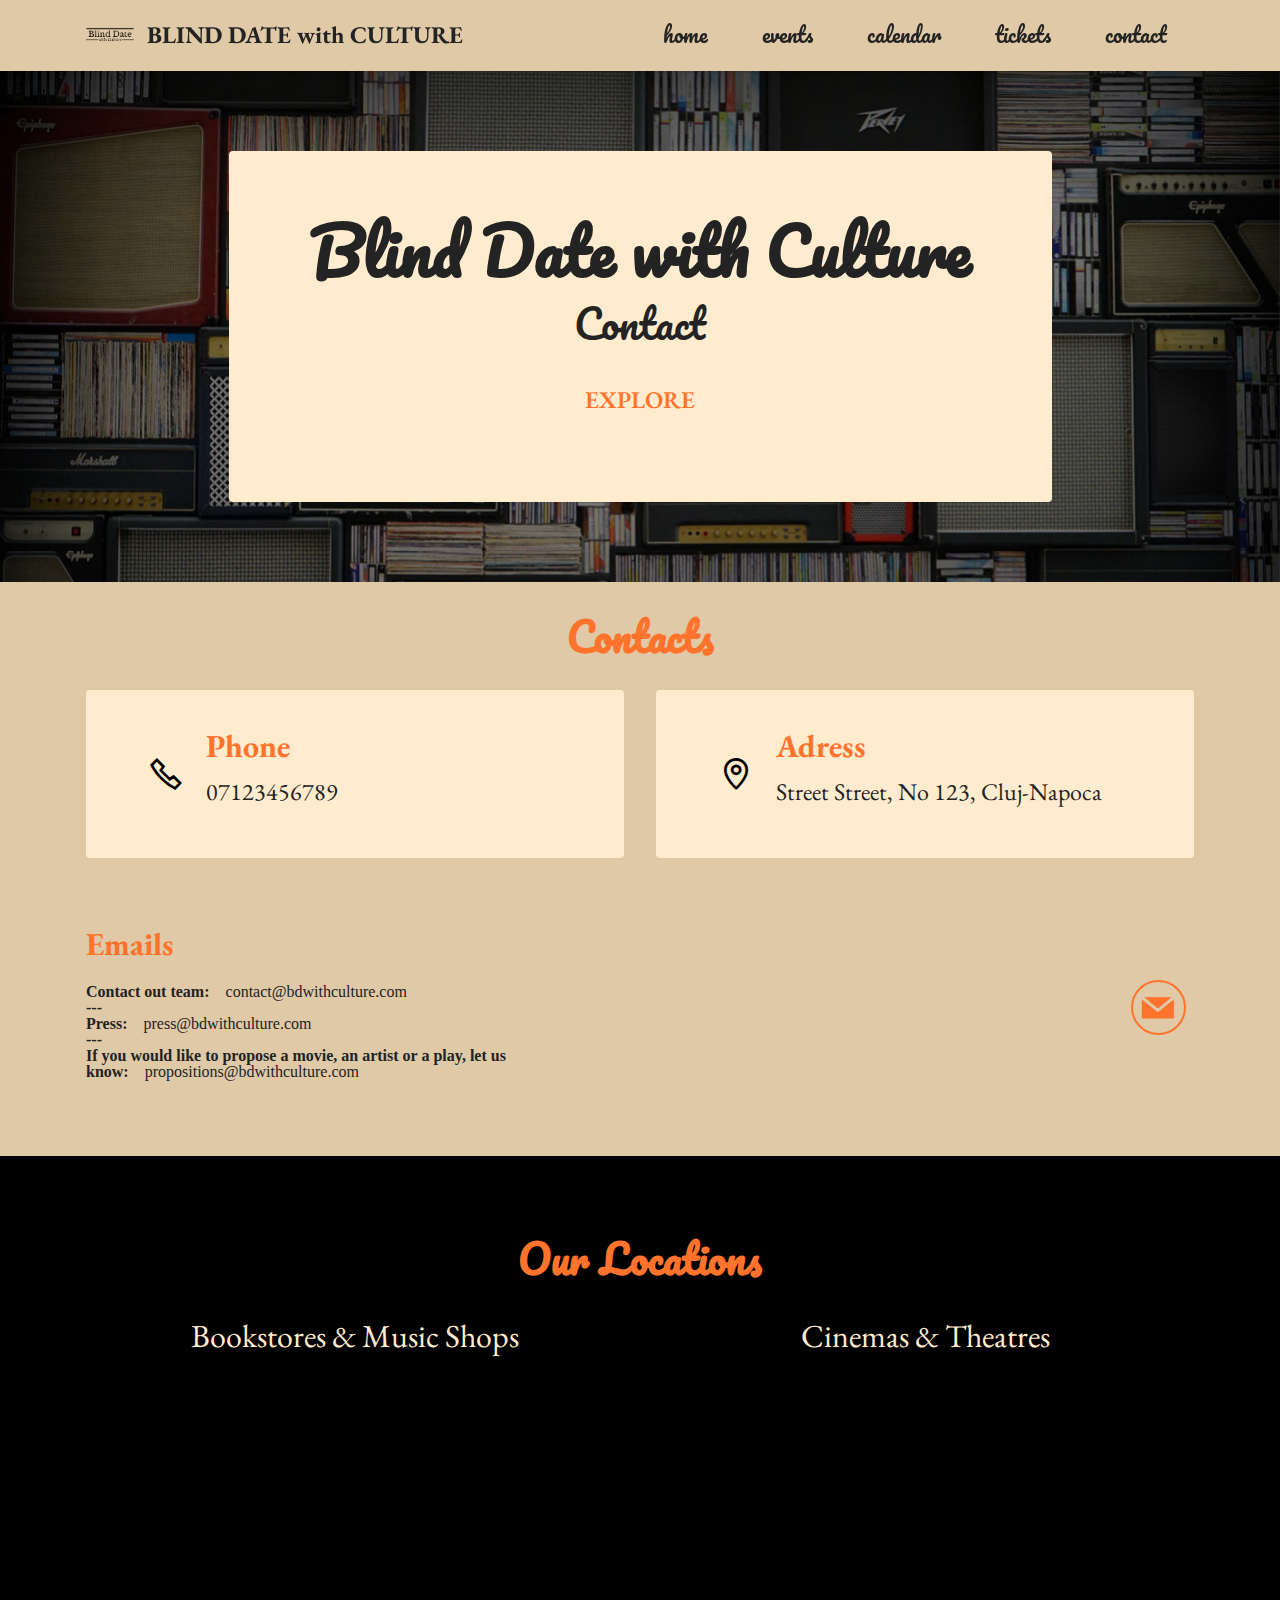
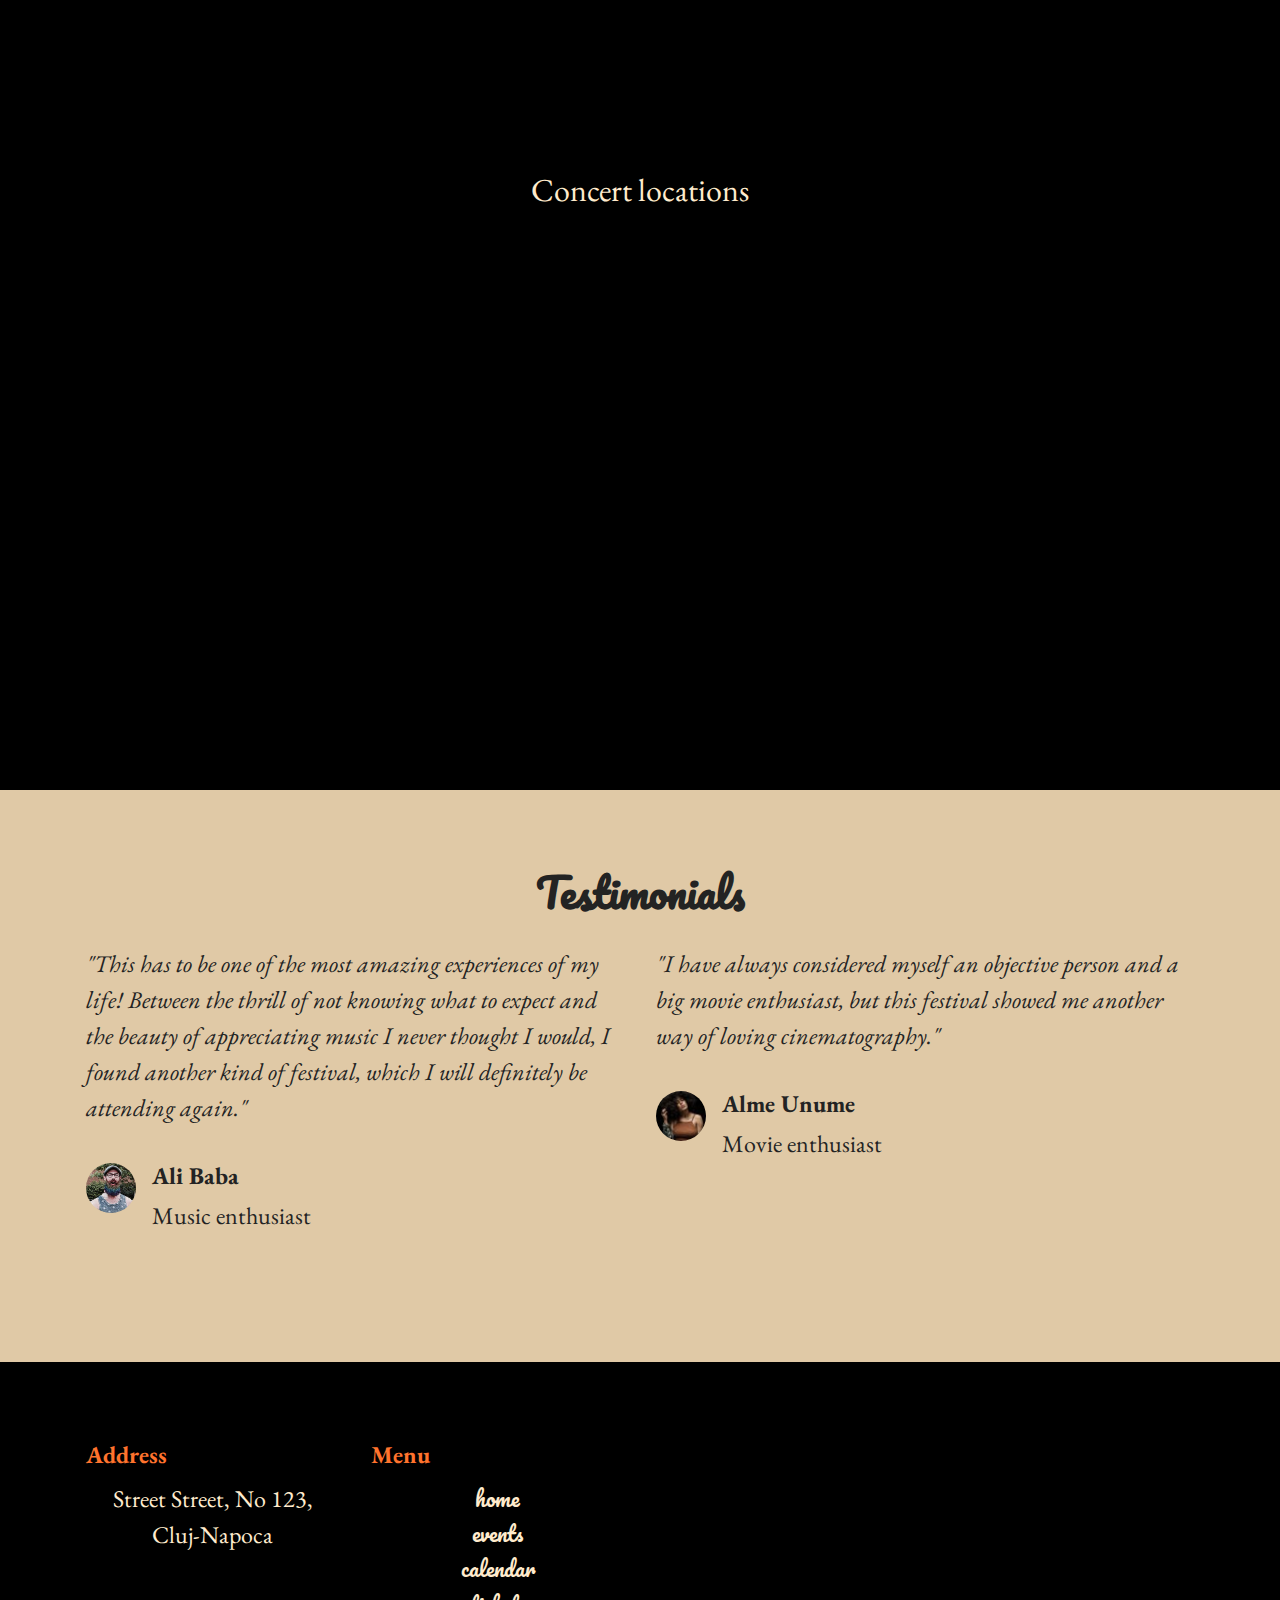
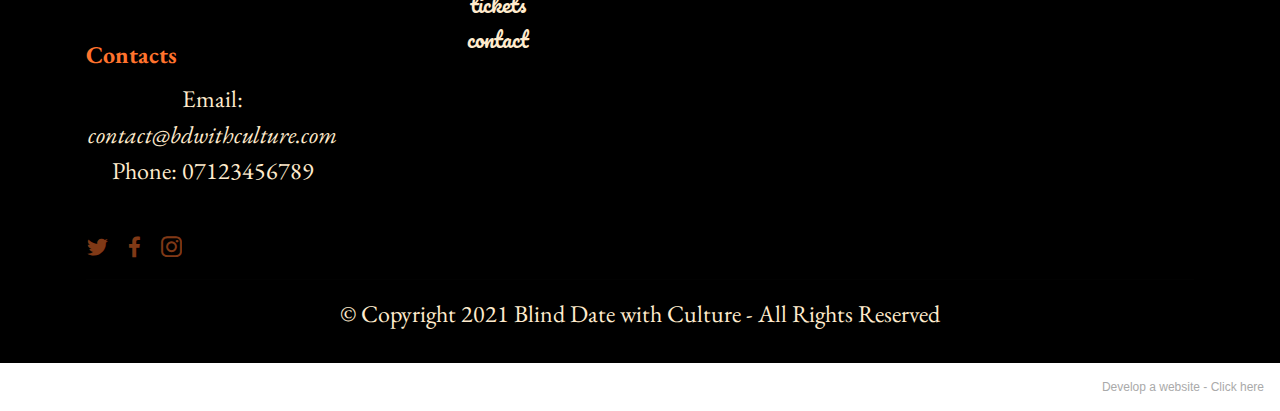
<file: contact.html>
<!DOCTYPE html>
<html  >
<head>
  <!-- Site made with Mobirise Website Builder v5.5.2, https://mobirise.com -->
  <meta charset="UTF-8">
  <meta http-equiv="X-UA-Compatible" content="IE=edge">
  <meta name="generator" content="Mobirise v5.5.2, mobirise.com">
  <meta name="viewport" content="width=device-width, initial-scale=1, minimum-scale=1">
  <link rel="shortcut icon" href="assets/images/logo-1-121x121.png" type="image/x-icon">
  <meta name="description" content="">
  
  
  <title>Contact</title>
  <link rel="stylesheet" href="assets/web/assets/mobirise-icons2/mobirise2.css">
  <link rel="stylesheet" href="assets/bootstrap/css/bootstrap.min.css">
  <link rel="stylesheet" href="assets/bootstrap/css/bootstrap-grid.min.css">
  <link rel="stylesheet" href="assets/bootstrap/css/bootstrap-reboot.min.css">
  <link rel="stylesheet" href="assets/parallax/jarallax.css">
  <link rel="stylesheet" href="assets/dropdown/css/style.css">
  <link rel="stylesheet" href="assets/socicon/css/styles.css">
  <link rel="stylesheet" href="assets/theme/css/style.css">
  <link rel="preload" href="https://fonts.googleapis.com/css?family=Pacifico:400&display=swap" as="style" onload="this.onload=null;this.rel='stylesheet'">
  <noscript><link rel="stylesheet" href="https://fonts.googleapis.com/css?family=Pacifico:400&display=swap"></noscript>
  <link rel="preload" href="https://fonts.googleapis.com/css?family=EB+Garamond:400,500,600,700,800,400i,500i,600i,700i,800i&display=swap" as="style" onload="this.onload=null;this.rel='stylesheet'">
  <noscript><link rel="stylesheet" href="https://fonts.googleapis.com/css?family=EB+Garamond:400,500,600,700,800,400i,500i,600i,700i,800i&display=swap"></noscript>
  <link rel="preload" as="style" href="assets/mobirise/css/mbr-additional.css"><link rel="stylesheet" href="assets/mobirise/css/mbr-additional.css" type="text/css">
  
  
  
  
</head>
<body>
  
  <section data-bs-version="5.1" class="menu menu1 cid-sRpoLdlYib" once="menu" id="menu1-2v">
    

    <nav class="navbar navbar-dropdown navbar-expand-lg">
        <div class="container">
            <div class="navbar-brand">
                <span class="navbar-logo">
                    
                        <img src="assets/images/logo-1-121x121.png" alt="blind date with culture logo" style="height: 3rem;">
                    
                </span>
                <span class="navbar-caption-wrap"><a class="navbar-caption text-black text-primary display-7" href="index.html">BLIND DATE with CULTURE</a></span>
            </div>
            <button class="navbar-toggler" type="button" data-toggle="collapse" data-bs-toggle="collapse" data-target="#navbarSupportedContent" data-bs-target="#navbarSupportedContent" aria-controls="navbarNavAltMarkup" aria-expanded="false" aria-label="Toggle navigation">
                <div class="hamburger">
                    <span></span>
                    <span></span>
                    <span></span>
                    <span></span>
                </div>
            </button>
            <div class="collapse navbar-collapse" id="navbarSupportedContent">
                <ul class="navbar-nav nav-dropdown nav-right" data-app-modern-menu="true"><li class="nav-item"><a class="nav-link link text-black text-primary display-4" href="index.html">home</a></li>
                    <li class="nav-item"><a class="nav-link link text-black text-primary display-4" href="page1.html">events</a></li>
                    <li class="nav-item"><a class="nav-link link text-black text-primary display-4" href="page2.html">calendar</a>
                    </li><li class="nav-item"><a class="nav-link link text-black text-primary display-4" href="page3.html">tickets</a></li><li class="nav-item"><a class="nav-link link text-black text-primary display-4" href="page4.html">contact</a></li></ul>
                
                
            </div>
        </div>
    </nav>
</section>

<section data-bs-version="5.1" class="header12 cid-sRq5648RcR mbr-parallax-background" id="header12-39">

    

    <div class="mbr-overlay" style="opacity: 0.5; background-color: rgb(0, 0, 0);">
    </div>
    <div class="container">
        <div class="row justify-content-center">
            <div class="card col-12 col-md-12 col-lg-9">
                <div class="card-wrapper">
                    <div class="card-box align-center">
                        <h1 class="card-title mbr-fonts-style mb-3 display-1">
                            <strong>Blind Date with Culture</strong></h1>
                        <p class="mbr-text mbr-fonts-style display-2">Contact</p>
                        <div class="mbr-section-btn mt-3"><a class="btn btn-secondary-outline display-7" href="page4.html#contacts2-3c">EXPLORE</a></div>
                    </div>
                </div>
            </div>
        </div>
    </div>
</section>

<section data-bs-version="5.1" class="contacts2 cid-sRq7lmxxdj" id="contacts2-3c">
    <!---->
    
    
    <div class="container">
        <div class="mbr-section-head">
            <h3 class="mbr-section-title mbr-fonts-style align-center mb-0 display-2">
                <strong>Contacts</strong>
            </h3>
            
        </div>
        <div class="row justify-content-center mt-4">
            <div class="card col-12 col-md-6">
                <div class="card-wrapper">
                    <div class="image-wrapper">
                        <span class="mbr-iconfont mobi-mbri-phone mobi-mbri"></span>
                    </div>
                    <div class="text-wrapper">
                        <h6 class="card-title mbr-fonts-style mb-1 display-5">
                            <strong>Phone</strong>
                        </h6>
                        <p class="mbr-text mbr-fonts-style display-7">07123456789</p>
                    </div>
                </div>
            </div>
            <div class="card col-12 col-md-6">
                <div class="card-wrapper">
                    <div class="image-wrapper">
                        <span class="mbr-iconfont mobi-mbri-map-pin mobi-mbri"></span>
                    </div>
                    <div class="text-wrapper">
                        <h6 class="card-title mbr-fonts-style mb-1 display-5">
                            <strong>Adress</strong></h6>
                        <p class="mbr-text mbr-fonts-style display-7">
                            Street Street, No 123, Cluj-Napoca</p>
                    </div>
                </div>
            </div>
            
            
        </div>
    </div>
</section>

<section data-bs-version="5.1" class="contacts4 cid-sRqhmslbrf" id="contacts4-3i">

    

    

    <div class="container">
        <div class="row align-items-center justify-content-center">
            <div class="text-content col-12 col-md-6">
                <h2 class="mbr-section-title mbr-fonts-style display-5">
                    <strong>Emails</strong></h2>
                <p class="mbr-text mbr-fonts-style display-7"></p><p><strong>Contact out team:&nbsp;</strong>&nbsp;&nbsp;&nbsp;contact@bdwithculture.com
<br><strong>---
<br>Press:</strong>&nbsp;&nbsp;&nbsp;&nbsp;press@bdwithculture.com
<br><strong>---
<br>If you would like to propose a movie, an artist or a play, let us know:</strong>&nbsp;&nbsp;&nbsp;&nbsp;propositions@bdwithculture.com</p><p></p>
            </div>
            <div class="icons d-flex align-items-center col-12 col-md-6 justify-content-end mt-md-0 mt-2 flex-wrap">
                <a href="https://gmail.com" target="_blank">
                    <span class="mbr-iconfont mbr-iconfont-social socicon-mail socicon"></span>
                </a>
                
                
                
                
                
                
                
                
                
            </div>
        </div>
    </div>
    
</section>

<section data-bs-version="5.1" class="map3 cid-sRq62KZzri" id="map3-3b">
    
    
    
    

    <div class="container">
        <div class="row">
            <div class="col-12">
                <h3 class="mbr-section-title mb-4 align-center mbr-fonts-style display-2"><strong>Our Locations</strong></h3>
            </div>
            <div class="col-12 col-lg-6">
                <h4 class="mbr-section-subtitle mb-3 align-center mbr-fonts-style display-5">Bookstores &amp; Music Shops</h4>
                <div class="google-map"><iframe frameborder="0" style="border:0" src="https://www.google.com/maps/embed?pb=!1m58!1m12!1m3!1d2732.788109856897!2d23.58905176506301!3d46.769072903449114!2m3!1f0!2f0!3f0!3m2!1i1024!2i768!4f13.1!4m43!3e2!4m5!1s0x47490c27079ce8ed%3A0x5a69e5f32b361a9d!2sBookstory%2C%20Bulevardul%20Eroilor%208%2C%20Cluj-Napoca%20400129!3m2!1d46.769310399999995!2d23.592044599999998!4m5!1s0x47490c2798ba35cd%3A0x68015c297cf03a71!2sLibrarium%20Book%20Corner%2C%20Bulevardul%20Eroilor%2C%20Cluj-Napoca!3m2!1d46.7698708!2d23.5927887!4m5!1s0x47490c27f934abef%3A0x5af2e94a31eaa0d!2sLibrarium%2C%20Strada%20Universit%C4%83%C8%9Bii%2C%20Cluj-Napoca!3m2!1d46.7686049!2d23.590056099999998!4m5!1s0x47490e9d7c0965a1%3A0x7433902180f8600c!2sGaudeamus%2C%20Strada%20Iuliu%20Maniu%2C%20Cluj-Napoca!3m2!1d46.7703311!2d23.591027699999998!4m5!1s0x47490e82af6fffff%3A0xafa41ad4ca0651df!2sLibr%C4%83ria%20Universit%C4%83%C8%9Bii%20Babe%C8%99-Bolyai%2C%20Strada%20Napoca%2C%20Cluj-Napoca!3m2!1d46.768015899999995!2d23.5886586!4m5!1s0x47490c27079b5197%3A0x6f2b80584aee13fd!2sDusty%20Sound%20Records%2C%20Bulevardul%20Eroilor%2C%20Cluj-Napoca!3m2!1d46.7701864!2d23.5938201!4m5!1s0x47490d1e9b3da579%3A0x2a6d6bc18b1c28ec!2sMelo%20Melanj%20record%20shop%2C%20Strada%20Universit%C4%83%C8%9Bii%2C%20Cluj-Napoca!3m2!1d46.767801!2d23.590030799999997!5e0!3m2!1sro!2sro!4v1636484502034!5m2!1sro!2sro" allowfullscreen=""></iframe></div>
            </div>
            <div class="col-12 col-lg-6">
                <h4 class="mbr-section-subtitle mb-3 mt-5 mt-lg-0 align-center mbr-fonts-style display-5">Cinemas &amp; Theatres</h4>
                <div class="google-map"><iframe frameborder="0" style="border:0" src="https://www.google.com/maps/embed?pb=!1m58!1m12!1m3!1d21863.12344238496!2d23.56935838730901!3d46.76705616062107!2m3!1f0!2f0!3f0!3m2!1i1024!2i768!4f13.1!4m43!3e2!4m5!1s0x47490c26e6cfb7db%3A0xd224493a92d80aca!2sCinema%20Victoria%2C%20Bulevardul%20Eroilor%2C%20Cluj-Napoca!3m2!1d46.7706261!2d23.5960824!4m5!1s0x47490e9eec9fbce1%3A0x94e47de55d1ee522!2sCinema%20Florin%20Piersic%2C%20Pia%C8%9Ba%20Mihai%20Viteazu%2C%20Cluj-Napoca!3m2!1d46.7746271!2d23.5902101!4m5!1s0x47490c2808823789%3A0x87b4ea6e96dd0bab!2sCinema%20ARTA%2C%20Strada%20Universit%C4%83%C8%9Bii%2C%20Cluj-Napoca!3m2!1d46.7680734!2d23.5902469!4m5!1s0x47490e6f6fe591a1%3A0x8d8b92f80cc37a32!2sCinema%20Dacia%2C%20Bloc%20A1%2C%20Strada%20Bucegi%2C%20Cluj-Napoca!3m2!1d46.754447!2d23.556605299999998!4m5!1s0x47490c10edb7fc0d%3A0x9f6696dc0d1bead!2sCinema%20M%C4%83r%C4%83%C8%99ti%2C%20Strada%20Aurel%20Vlaicu%2C%20Cluj-Napoca!3m2!1d46.779198099999995!2d23.6171307!4m5!1s0x47490c26eb10dd5f%3A0x3d9f5eb022055a18!2sTeatrul%20Na%C8%9Bional%20din%20Cluj%2C%20Cluj-Napoca!3m2!1d46.7703874!2d23.597098!4m5!1s0x47490e9b9be65ea5%3A0xa215f883c5871b7d!2sOpera%20Maghiar%C4%83%20din%20Cluj-Napoca%2C%20Strada%20Emil%20Isac%2C%20Cluj-Napoca!3m2!1d46.772411299999995!2d23.584146099999998!5e0!3m2!1sro!2sro!4v1636485640825!5m2!1sro!2sro" allowfullscreen=""></iframe></div>
            </div>
        </div>
    </div>
</section>

<section data-bs-version="5.1" class="map2 cid-sRqcyk60WQ" id="map2-3g">
    
    
    <div class="container">
        <div class="mbr-section-head mb-4">
            
            <h4 class="mbr-section-subtitle mbr-fonts-style align-center mb-0 mt-2 display-5">
                Concert locations</h4>
        </div>
        <div class="google-map"><iframe frameborder="0" style="border:0" src="https://www.google.com/maps/embed?pb=!1m34!1m12!1m3!1d5465.355831220309!2d23.582518075365677!3d46.77124476488623!2m3!1f0!2f0!3f0!3m2!1i1024!2i768!4f13.1!4m19!3e2!4m5!1s0x47490e9a2675c16f%3A0x12e162ca57fa4419!2sParcul%20Cet%C4%83%C8%9Buia%2C%20Strada%20Emil%20Racovi%C8%9B%C4%83%2060a%2C%20Cluj-Napoca%20400124!3m2!1d46.775334099999995!2d23.5816514!4m5!1s0x47490e9d78160c65%3A0x3a74da201287d8f9!2sMuzeul%20de%20Arta%2C%20Pia%C8%9Ba%20Unirii%2C%20Cluj-Napoca!3m2!1d46.7705742!2d23.590485899999997!4m5!1s0x47490c262f3726c3%3A0xf81e049e69dfa995!2sUniversitatea%20Babe%C8%99-Bolyai%20din%20Cluj-Napoca%2C%20Strada%20Mihail%20Kog%C4%83lniceanu%2C%20Cluj-Napoca!3m2!1d46.7671409!2d23.5921395!5e0!3m2!1sro!2sro!4v1639349171661!5m2!1sro!2sro" allowfullscreen=""></iframe></div>
    </div>
</section>

<section data-bs-version="5.1" class="testimonials2 cid-sU2hBs7rl3" id="testimonials2-3u">
    
    
    <div class="container">
        <h3 class="mbr-section-title mbr-fonts-style align-center mb-4 display-2">
            <strong>Testimonials</strong>
        </h3>
        <div class="row justify-content-center">
            <div class="card col-12 col-md-6">
                <p class="mbr-text mbr-fonts-style mb-4 display-7"><em>"This has to be one of the most amazing experiences of my life! Between the thrill of not knowing what to expect and the beauty of appreciating music I never thought I would, I found another kind of festival, which I will definitely be attending again."&nbsp;</em></p>
                <div class="d-flex mb-md-0 mb-4">
                    <div class="image-wrapper">
                        <img src="assets/images/man28-100x97.jpg" alt="man with hat glasses and colorful beard">
                    </div>
                    <div class="text-wrapper">
                        <p class="name mbr-fonts-style mb-1 display-7">
                            <strong>Ali Baba</strong></p>
                        <p class="position mbr-fonts-style display-7">Music enthusiast</p>
                    </div>
                </div>
            </div>
            <div class="card col-12 col-md-6">
                <p class="mbr-text mbr-fonts-style mb-4 display-7"><em>"I have always considered myself an objective person and a big movie enthusiast, but this festival showed me another way of loving cinematography."</em></p>
                <div class="d-flex mb-md-0 mb-4">
                    <div class="image-wrapper">
                        <img src="assets/images/woman13-100x70.jpeg" alt="woman with black curly hair">
                    </div>
                    <div class="text-wrapper">
                        <p class="name mbr-fonts-style mb-1 display-7"><strong>Alme Unume</strong></p>
                        <p class="position mbr-fonts-style display-7">Movie enthusiast</p>
                    </div>
                </div>
            </div>
        </div>
    </div>
</section>

<section data-bs-version="5.1" class="footer6 cid-sU2f1iVvLM" once="footers" id="footer6-3s">

    

    

    <div class="container">
        <div class="row content mbr-white">
            <div class="col-12 col-md-3 mbr-fonts-style display-7">
                <h5 class="mbr-section-subtitle mbr-fonts-style mb-2 display-7">
                    <strong>Address</strong>
                </h5>
                <p class="mbr-text mbr-fonts-style display-7">Street Street, No 123, <br>Cluj-Napoca</p> <br>
                <h5 class="mbr-section-subtitle mbr-fonts-style mb-2 mt-4 display-7">
                    <strong>Contacts</strong>
                </h5>
                <p class="mbr-text mbr-fonts-style mb-4 display-7">
                    Email:<br><em>contact@bdwithculture.com <br></em>
                    Phone: 07123456789</p>
            </div>
            <div class="col-12 col-md-3 mbr-fonts-style display-7">
                <h5 class="mbr-section-subtitle mbr-fonts-style mb-2 display-7">
                    <strong>Menu</strong></h5>
                <ul class="list mbr-fonts-style mb-4 display-4">
                    <li class="mbr-text item-wrap"><a href="index.html" class="text-info">home</a></li><li class="mbr-text item-wrap"><a href="page1.html" class="text-info">events</a></li><li class="mbr-text item-wrap"><a href="page2.html" class="text-info">calendar</a></li><li class="mbr-text item-wrap"><a href="page3.html" class="text-info">tickets</a></li><li class="mbr-text item-wrap"><a href="page4.html" class="text-info">contact</a></li>
                </ul>
                <h5 class="mbr-section-subtitle mbr-fonts-style mb-2 mt-5 display-7"></h5>
                <p class="mbr-text mbr-fonts-style mb-4 display-7"></p>
            </div>
            <div class="col-12 col-md-6">
                <div class="google-map"><iframe frameborder="0" style="border:0" src="https://www.google.com/maps/embed/v1/place?key=AIzaSyCZI5F_k6S1k46ujh0SNrapM89f7mJxd30&amp;q=Cluj-Napoca" allowfullscreen=""></iframe></div>
            </div>
            <div class="col-md-6">
                <div class="social-list align-left">
                    <div class="soc-item">
                        <a href="https://twitter.com/" target="_blank">
                            <span class="mbr-iconfont mbr-iconfont-social socicon-twitter socicon" style="color: rgb(255, 115, 45); fill: rgb(255, 115, 45);"></span>
                        </a>
                    </div>
                    <div class="soc-item">
                        <a href="https://www.facebook.com/" target="_blank">
                            <span class="mbr-iconfont mbr-iconfont-social socicon-facebook socicon" style="color: rgb(255, 115, 45); fill: rgb(255, 115, 45);"></span>
                        </a>
                    </div>
                    <div class="soc-item">
                        <a href="https://www.instagram.com/" target="_blank">
                            <span class="mbr-iconfont mbr-iconfont-social socicon-instagram socicon" style="color: rgb(255, 115, 45); fill: rgb(255, 115, 45);"></span>
                        </a>
                    </div>
                    
                    
                    
                </div>
            </div>
        </div>
        <div class="footer-lower">
            <div class="media-container-row">
                <div class="col-sm-12">
                    <hr>
                </div>
            </div>
            <div class="col-sm-12 copyright pl-0">
                <p class="mbr-text mbr-fonts-style mbr-white display-7">
                    © Copyright 2021 Blind Date with Culture - All Rights Reserved
                </p>
            </div>
        </div>
    </div>
</section><section style="background-color: #fff; font-family: -apple-system, BlinkMacSystemFont, 'Segoe UI', 'Roboto', 'Helvetica Neue', Arial, sans-serif; color:#aaa; font-size:12px; padding: 0; align-items: center; display: flex;"><a href="https://mobirise.site/g" style="flex: 1 1; height: 3rem; padding-left: 1rem;"></a><p style="flex: 0 0 auto; margin:0; padding-right:1rem;">Develop a website - <a href="https://mobirise.site/w" style="color:#aaa;">Click here</a></p></section><script src="assets/bootstrap/js/bootstrap.bundle.min.js"></script>  <script src="assets/parallax/jarallax.js"></script>  <script src="assets/smoothscroll/smooth-scroll.js"></script>  <script src="assets/ytplayer/index.js"></script>  <script src="assets/dropdown/js/navbar-dropdown.js"></script>  <script src="assets/sociallikes/social-likes.js"></script>  <script src="assets/theme/js/script.js"></script>  
  
  
</body>
</html>
</file>
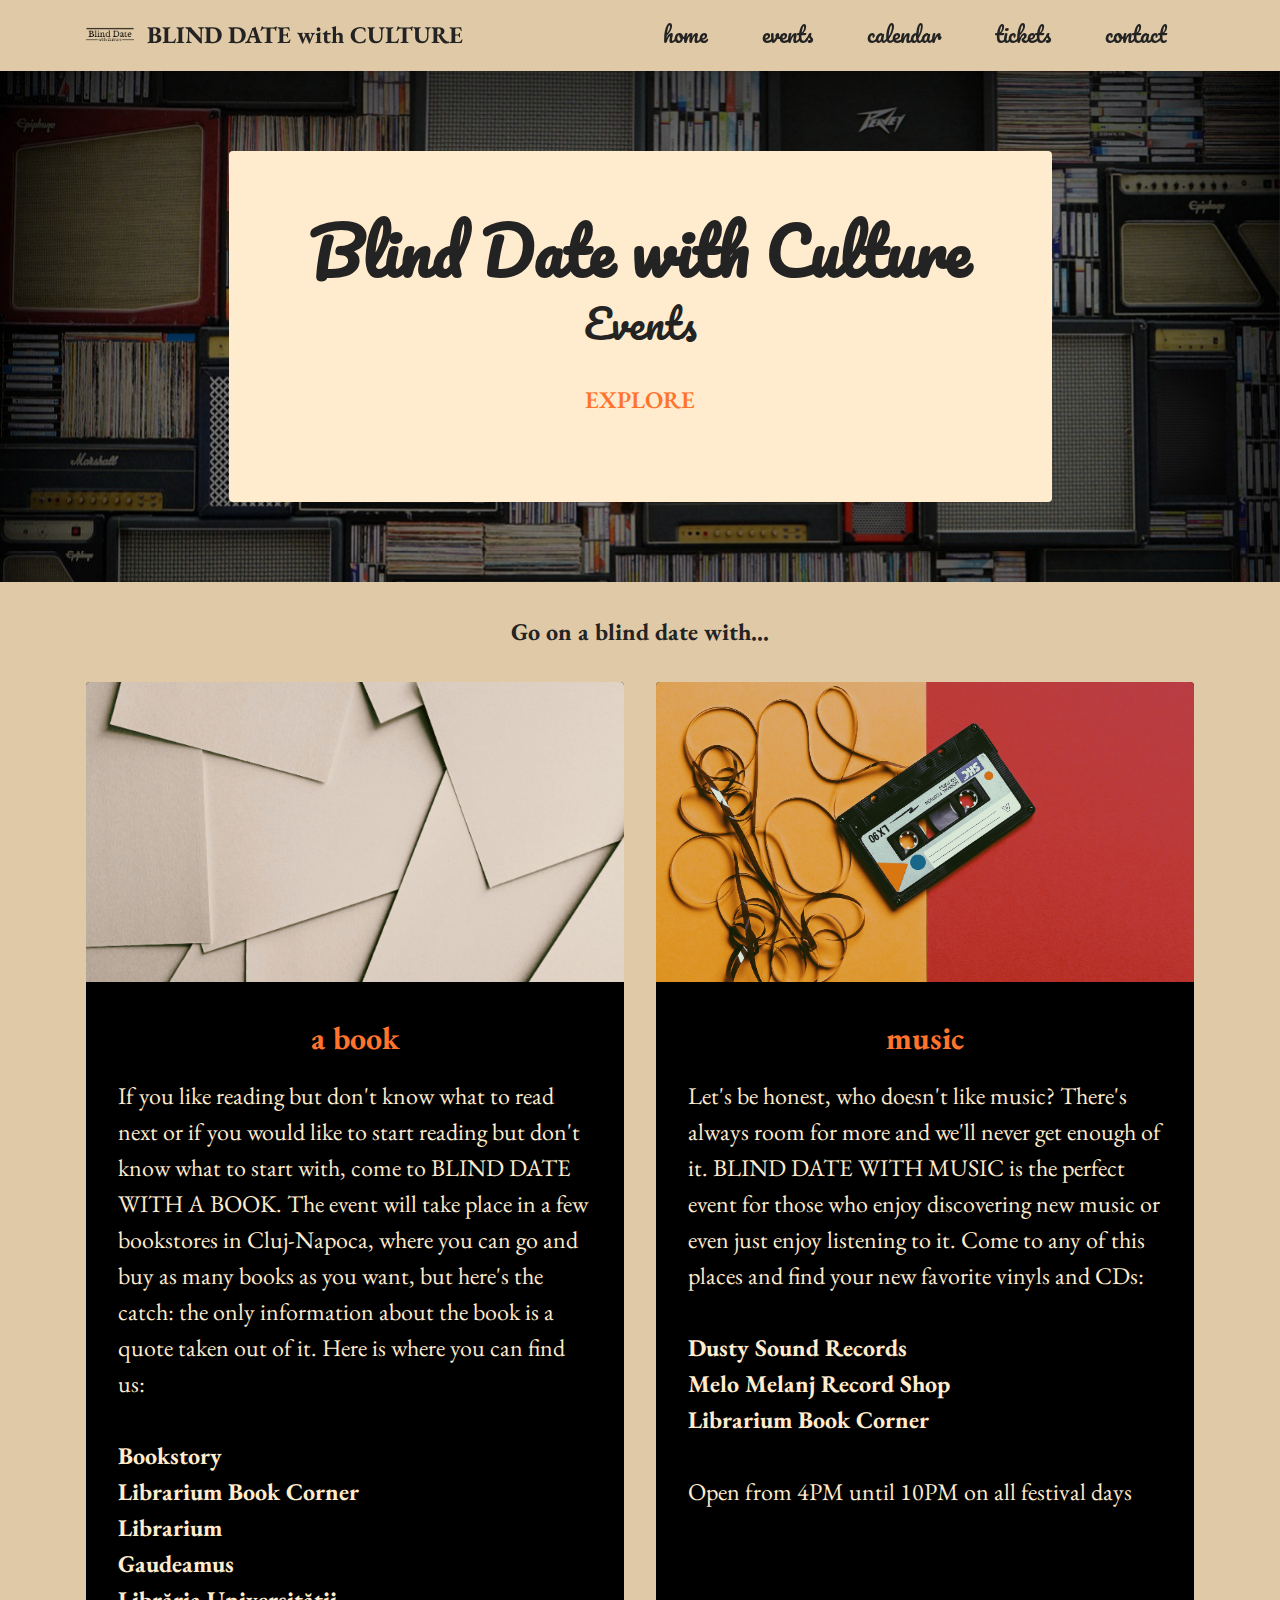
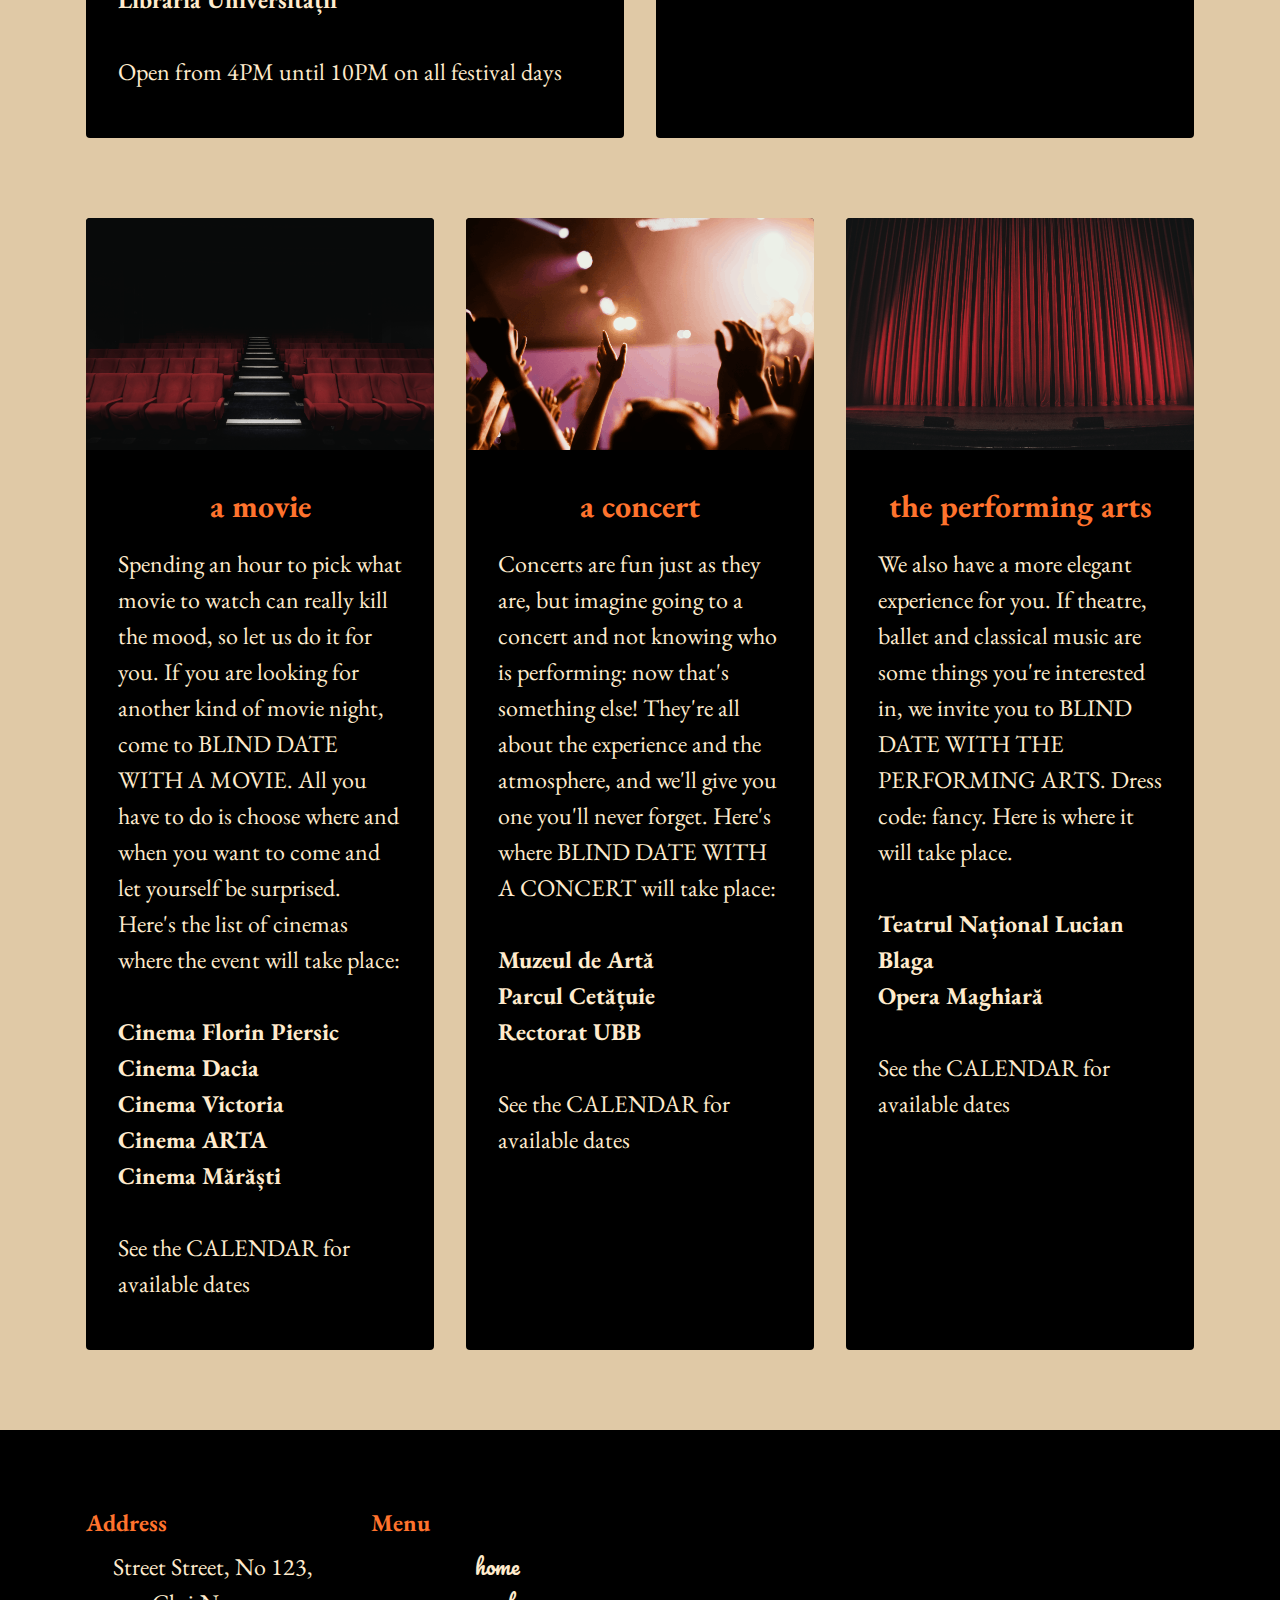
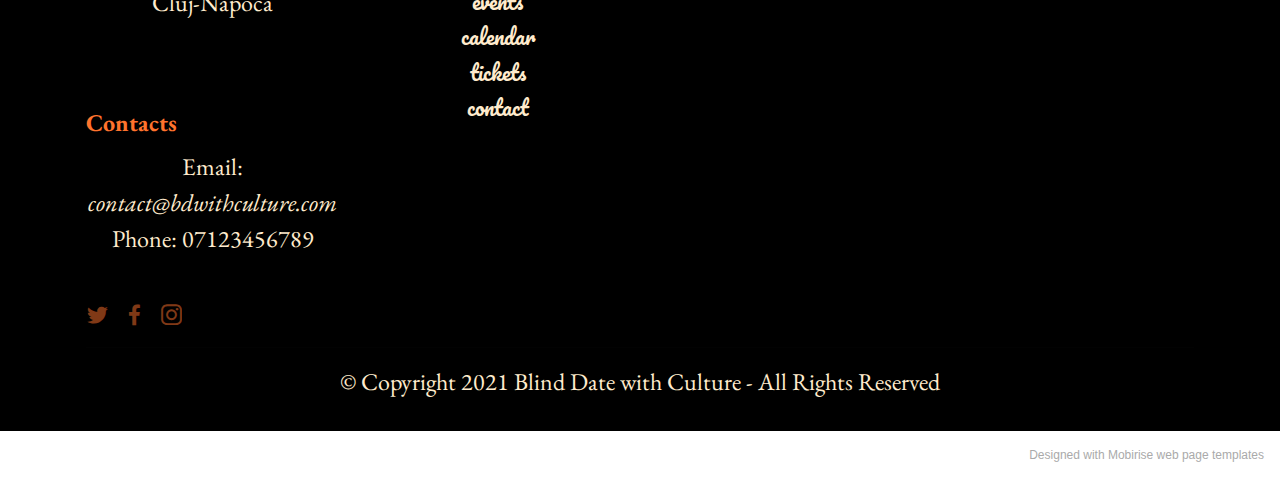
<file: events.html>
<!DOCTYPE html>
<html  >
<head>
  <!-- Site made with Mobirise Website Builder v5.5.2, https://mobirise.com -->
  <meta charset="UTF-8">
  <meta http-equiv="X-UA-Compatible" content="IE=edge">
  <meta name="generator" content="Mobirise v5.5.2, mobirise.com">
  <meta name="viewport" content="width=device-width, initial-scale=1, minimum-scale=1">
  <link rel="shortcut icon" href="assets/images/logo-1-121x121.png" type="image/x-icon">
  <meta name="description" content="">
  
  
  <title>Events</title>
  <link rel="stylesheet" href="assets/bootstrap/css/bootstrap.min.css">
  <link rel="stylesheet" href="assets/bootstrap/css/bootstrap-grid.min.css">
  <link rel="stylesheet" href="assets/bootstrap/css/bootstrap-reboot.min.css">
  <link rel="stylesheet" href="assets/parallax/jarallax.css">
  <link rel="stylesheet" href="assets/dropdown/css/style.css">
  <link rel="stylesheet" href="assets/socicon/css/styles.css">
  <link rel="stylesheet" href="assets/theme/css/style.css">
  <link rel="preload" href="https://fonts.googleapis.com/css?family=Pacifico:400&display=swap" as="style" onload="this.onload=null;this.rel='stylesheet'">
  <noscript><link rel="stylesheet" href="https://fonts.googleapis.com/css?family=Pacifico:400&display=swap"></noscript>
  <link rel="preload" href="https://fonts.googleapis.com/css?family=EB+Garamond:400,500,600,700,800,400i,500i,600i,700i,800i&display=swap" as="style" onload="this.onload=null;this.rel='stylesheet'">
  <noscript><link rel="stylesheet" href="https://fonts.googleapis.com/css?family=EB+Garamond:400,500,600,700,800,400i,500i,600i,700i,800i&display=swap"></noscript>
  <link rel="preload" as="style" href="assets/mobirise/css/mbr-additional.css"><link rel="stylesheet" href="assets/mobirise/css/mbr-additional.css" type="text/css">
  
  
  
  
</head>
<body>
  
  <section data-bs-version="5.1" class="menu menu1 cid-sRpoLdlYib" once="menu" id="menu1-2v">
    

    <nav class="navbar navbar-dropdown navbar-expand-lg">
        <div class="container">
            <div class="navbar-brand">
                <span class="navbar-logo">
                    
                        <img src="assets/images/logo-1-121x121.png" alt="blind date with culture logo" style="height: 3rem;">
                    
                </span>
                <span class="navbar-caption-wrap"><a class="navbar-caption text-black text-primary display-7" href="index.html">BLIND DATE with CULTURE</a></span>
            </div>
            <button class="navbar-toggler" type="button" data-toggle="collapse" data-bs-toggle="collapse" data-target="#navbarSupportedContent" data-bs-target="#navbarSupportedContent" aria-controls="navbarNavAltMarkup" aria-expanded="false" aria-label="Toggle navigation">
                <div class="hamburger">
                    <span></span>
                    <span></span>
                    <span></span>
                    <span></span>
                </div>
            </button>
            <div class="collapse navbar-collapse" id="navbarSupportedContent">
                <ul class="navbar-nav nav-dropdown nav-right" data-app-modern-menu="true"><li class="nav-item"><a class="nav-link link text-black text-primary display-4" href="index.html">home</a></li>
                    <li class="nav-item"><a class="nav-link link text-black text-primary display-4" href="page1.html">events</a></li>
                    <li class="nav-item"><a class="nav-link link text-black text-primary display-4" href="page2.html">calendar</a>
                    </li><li class="nav-item"><a class="nav-link link text-black text-primary display-4" href="page3.html">tickets</a></li><li class="nav-item"><a class="nav-link link text-black text-primary display-4" href="page4.html">contact</a></li></ul>
                
                
            </div>
        </div>
    </nav>
</section>

<section data-bs-version="5.1" class="header12 cid-sRptqCM8j2 mbr-parallax-background" id="header12-2x">

    

    <div class="mbr-overlay" style="opacity: 0.5; background-color: rgb(0, 0, 0);">
    </div>
    <div class="container">
        <div class="row justify-content-center">
            <div class="card col-12 col-md-12 col-lg-9">
                <div class="card-wrapper">
                    <div class="card-box align-center">
                        <h1 class="card-title mbr-fonts-style mb-3 display-1">
                            <strong>Blind Date with Culture</strong></h1>
                        <p class="mbr-text mbr-fonts-style display-2">Events</p>
                        <div class="mbr-section-btn mt-3"><a class="btn btn-secondary-outline display-7" href="page1.html#features3-2y">EXPLORE</a></div>
                    </div>
                </div>
            </div>
        </div>
    </div>
</section>

<section data-bs-version="5.1" class="features3 cid-sRpw5gRfsM" id="features3-2y">
    
    
    <div class="container">
        <div class="mbr-section-head">
            <h4 class="mbr-section-title mbr-fonts-style align-center mb-0 display-7"><strong>Go on a blind date with...</strong></h4>
            
        </div>
        <div class="row mt-4">
            
            <div class="item features-image сol-12 col-md-6 col-lg-6 active">
                <div class="item-wrapper">
                    <div class="item-img">
                        <img src="assets/images/book-695x463.png" alt="pile of blank papers">
                    </div>
                    <div class="item-content">
                        <h5 class="item-title mbr-fonts-style display-5"><strong>a book</strong></h5>
                        
                        <p class="mbr-text mbr-fonts-style mt-3 display-7">If you like reading but don't know what to read next or if you would like to start reading but don't know what to start with, come to BLIND DATE WITH A BOOK. The event will take place in a few bookstores in Cluj-Napoca, where you can go and buy as many books as you want, but here's the catch: the only information about the book is a quote taken out of it. Here is where you can find us:
<br><br><strong>Bookstory
<br>Librarium Book Corner
<br>Librarium
<br>Gaudeamus
<br>Librăria Universității</strong><br><strong>
</strong><br>Open from 4PM until 10PM on all festival days</p>
                    </div>
                    
                </div>
            </div>
            <div class="item features-image сol-12 col-md-6 col-lg-6">
                <div class="item-wrapper">
                    <div class="item-img">
                        <img src="assets/images/music-edited-800x533.png" alt="cassette ">
                    </div>
                    <div class="item-content">
                        <h5 class="item-title mbr-fonts-style display-5"><strong>music</strong></h5>
                        
                        <p class="mbr-text mbr-fonts-style mt-3 display-7">Let's be honest, who doesn't like music? There's always room for more and we'll never get enough of it. BLIND DATE WITH MUSIC is the perfect event for those who enjoy discovering new music or even just enjoy listening to it. Come to any of this places and find your new favorite vinyls and CDs:
<br>
<br><strong>Dusty Sound Records
<br>Melo Melanj Record Shop
<br>Librarium Book Corner</strong><br>
<br>Open from 4PM until 10PM on all festival days<br></p>
                    </div>
                    
                </div>
            </div>
        </div>
    </div>
</section>

<section data-bs-version="5.1" class="features3 cid-sRpw5Mvs8l" id="features3-2z">
    
    
    <div class="container">
        
        <div class="row mt-4">
            <div class="item features-image сol-12 col-md-6 col-lg-4">
                <div class="item-wrapper">
                    <div class="item-img">
                        <img src="assets/images/a-movie-edited-695x463.png" alt="movie theatre">
                    </div>
                    <div class="item-content">
                        <h5 class="item-title mbr-fonts-style display-5"><strong>a movie</strong></h5>
                        
                        <p class="mbr-text mbr-fonts-style mt-3 display-7">Spending an hour to pick what movie to watch can really kill the mood, so let us do it for you. If you are looking for another kind of movie night, come to BLIND DATE WITH A MOVIE. All you have to do is choose where and when you want to come and let yourself be surprised. Here's the list of cinemas where the event will take place:
<br>
<br><strong>Cinema Florin Piersic
<br>Cinema Dacia
<br>Cinema Victoria
<br>Cinema ARTA
<br>Cinema Mărăști</strong><br>
<br>See the <a href="page2.html#timeline1-32" class="text-info">CALENDAR</a> for available dates</p>
                    </div>
                    
                </div>
            </div>
            <div class="item features-image сol-12 col-md-6 col-lg-4">
                <div class="item-wrapper">
                    <div class="item-img">
                        <img src="assets/images/a-concert-edited-695x463.png" alt="hands in the air at concert">
                    </div>
                    <div class="item-content">
                        <h5 class="item-title mbr-fonts-style display-5"><strong>a concert</strong></h5>
                        
                        <p class="mbr-text mbr-fonts-style mt-3 display-7">Concerts are fun just as they are, but imagine going to a concert and not knowing who is performing: now that's something else! They're all about the experience and the atmosphere, and we'll give you one you'll never forget. Here's where BLIND DATE WITH A CONCERT will take place:
<br>
<br><strong>Muzeul de Artă
<br>Parcul Cetățuie
<br>Rectorat UBB</strong><br>
<br>See the <a href="page2.html#timeline1-33" class="text-info">CALENDAR</a> for available dates</p>
                    </div>
                    
                </div>
            </div>
            <div class="item features-image сol-12 col-md-6 col-lg-4">
                <div class="item-wrapper">
                    <div class="item-img">
                        <img src="assets/images/tpa-edited-695x463.png" alt="theatre curtain">
                    </div>
                    <div class="item-content">
                        <h5 class="item-title mbr-fonts-style display-5"><strong>the performing arts</strong></h5>
                        
                        <p class="mbr-text mbr-fonts-style mt-3 display-7">We also have a more elegant experience for you. If theatre, ballet and classical music are some things you're interested in, we invite you to BLIND DATE WITH THE PERFORMING ARTS. Dress code: fancy. Here is where it will take place.
<br>
<br><strong>Teatrul Național Lucian Blaga
<br>Opera Maghiară</strong><br>
<br>See the <a href="page2.html#timeline1-36" class="text-info">CALENDAR </a>for available dates<br></p>
                    </div>
                    
                </div>
            </div>
        </div>
    </div>
</section>

<section data-bs-version="5.1" class="footer6 cid-sU2f1iVvLM" once="footers" id="footer6-3s">

    

    

    <div class="container">
        <div class="row content mbr-white">
            <div class="col-12 col-md-3 mbr-fonts-style display-7">
                <h5 class="mbr-section-subtitle mbr-fonts-style mb-2 display-7">
                    <strong>Address</strong>
                </h5>
                <p class="mbr-text mbr-fonts-style display-7">Street Street, No 123, <br>Cluj-Napoca</p> <br>
                <h5 class="mbr-section-subtitle mbr-fonts-style mb-2 mt-4 display-7">
                    <strong>Contacts</strong>
                </h5>
                <p class="mbr-text mbr-fonts-style mb-4 display-7">
                    Email:<br><em>contact@bdwithculture.com <br></em>
                    Phone: 07123456789</p>
            </div>
            <div class="col-12 col-md-3 mbr-fonts-style display-7">
                <h5 class="mbr-section-subtitle mbr-fonts-style mb-2 display-7">
                    <strong>Menu</strong></h5>
                <ul class="list mbr-fonts-style mb-4 display-4">
                    <li class="mbr-text item-wrap"><a href="index.html" class="text-info">home</a></li><li class="mbr-text item-wrap"><a href="page1.html" class="text-info">events</a></li><li class="mbr-text item-wrap"><a href="page2.html" class="text-info">calendar</a></li><li class="mbr-text item-wrap"><a href="page3.html" class="text-info">tickets</a></li><li class="mbr-text item-wrap"><a href="page4.html" class="text-info">contact</a></li>
                </ul>
                <h5 class="mbr-section-subtitle mbr-fonts-style mb-2 mt-5 display-7"></h5>
                <p class="mbr-text mbr-fonts-style mb-4 display-7"></p>
            </div>
            <div class="col-12 col-md-6">
                <div class="google-map"><iframe frameborder="0" style="border:0" src="https://www.google.com/maps/embed/v1/place?key=AIzaSyDk89J4FSunMF33ruMVWJaJht_Ro0kvoXs&amp;q=Cluj-Napoca" allowfullscreen=""></iframe></div>
            </div>
            <div class="col-md-6">
                <div class="social-list align-left">
                    <div class="soc-item">
                        <a href="https://twitter.com/" target="_blank">
                            <span class="mbr-iconfont mbr-iconfont-social socicon-twitter socicon" style="color: rgb(255, 115, 45); fill: rgb(255, 115, 45);"></span>
                        </a>
                    </div>
                    <div class="soc-item">
                        <a href="https://www.facebook.com/" target="_blank">
                            <span class="mbr-iconfont mbr-iconfont-social socicon-facebook socicon" style="color: rgb(255, 115, 45); fill: rgb(255, 115, 45);"></span>
                        </a>
                    </div>
                    <div class="soc-item">
                        <a href="https://www.instagram.com/" target="_blank">
                            <span class="mbr-iconfont mbr-iconfont-social socicon-instagram socicon" style="color: rgb(255, 115, 45); fill: rgb(255, 115, 45);"></span>
                        </a>
                    </div>
                    
                    
                    
                </div>
            </div>
        </div>
        <div class="footer-lower">
            <div class="media-container-row">
                <div class="col-sm-12">
                    <hr>
                </div>
            </div>
            <div class="col-sm-12 copyright pl-0">
                <p class="mbr-text mbr-fonts-style mbr-white display-7">
                    © Copyright 2021 Blind Date with Culture - All Rights Reserved
                </p>
            </div>
        </div>
    </div>
</section><section style="background-color: #fff; font-family: -apple-system, BlinkMacSystemFont, 'Segoe UI', 'Roboto', 'Helvetica Neue', Arial, sans-serif; color:#aaa; font-size:12px; padding: 0; align-items: center; display: flex;"><a href="https://mobirise.site/q" style="flex: 1 1; height: 3rem; padding-left: 1rem;"></a><p style="flex: 0 0 auto; margin:0; padding-right:1rem;">Designed with Mobirise <a href="https://mobirise.site/u" style="color:#aaa;">web page</a> templates</p></section><script src="assets/bootstrap/js/bootstrap.bundle.min.js"></script>  <script src="assets/parallax/jarallax.js"></script>  <script src="assets/smoothscroll/smooth-scroll.js"></script>  <script src="assets/ytplayer/index.js"></script>  <script src="assets/dropdown/js/navbar-dropdown.js"></script>  <script src="assets/theme/js/script.js"></script>  
  
  
</body>
</html>
</file>
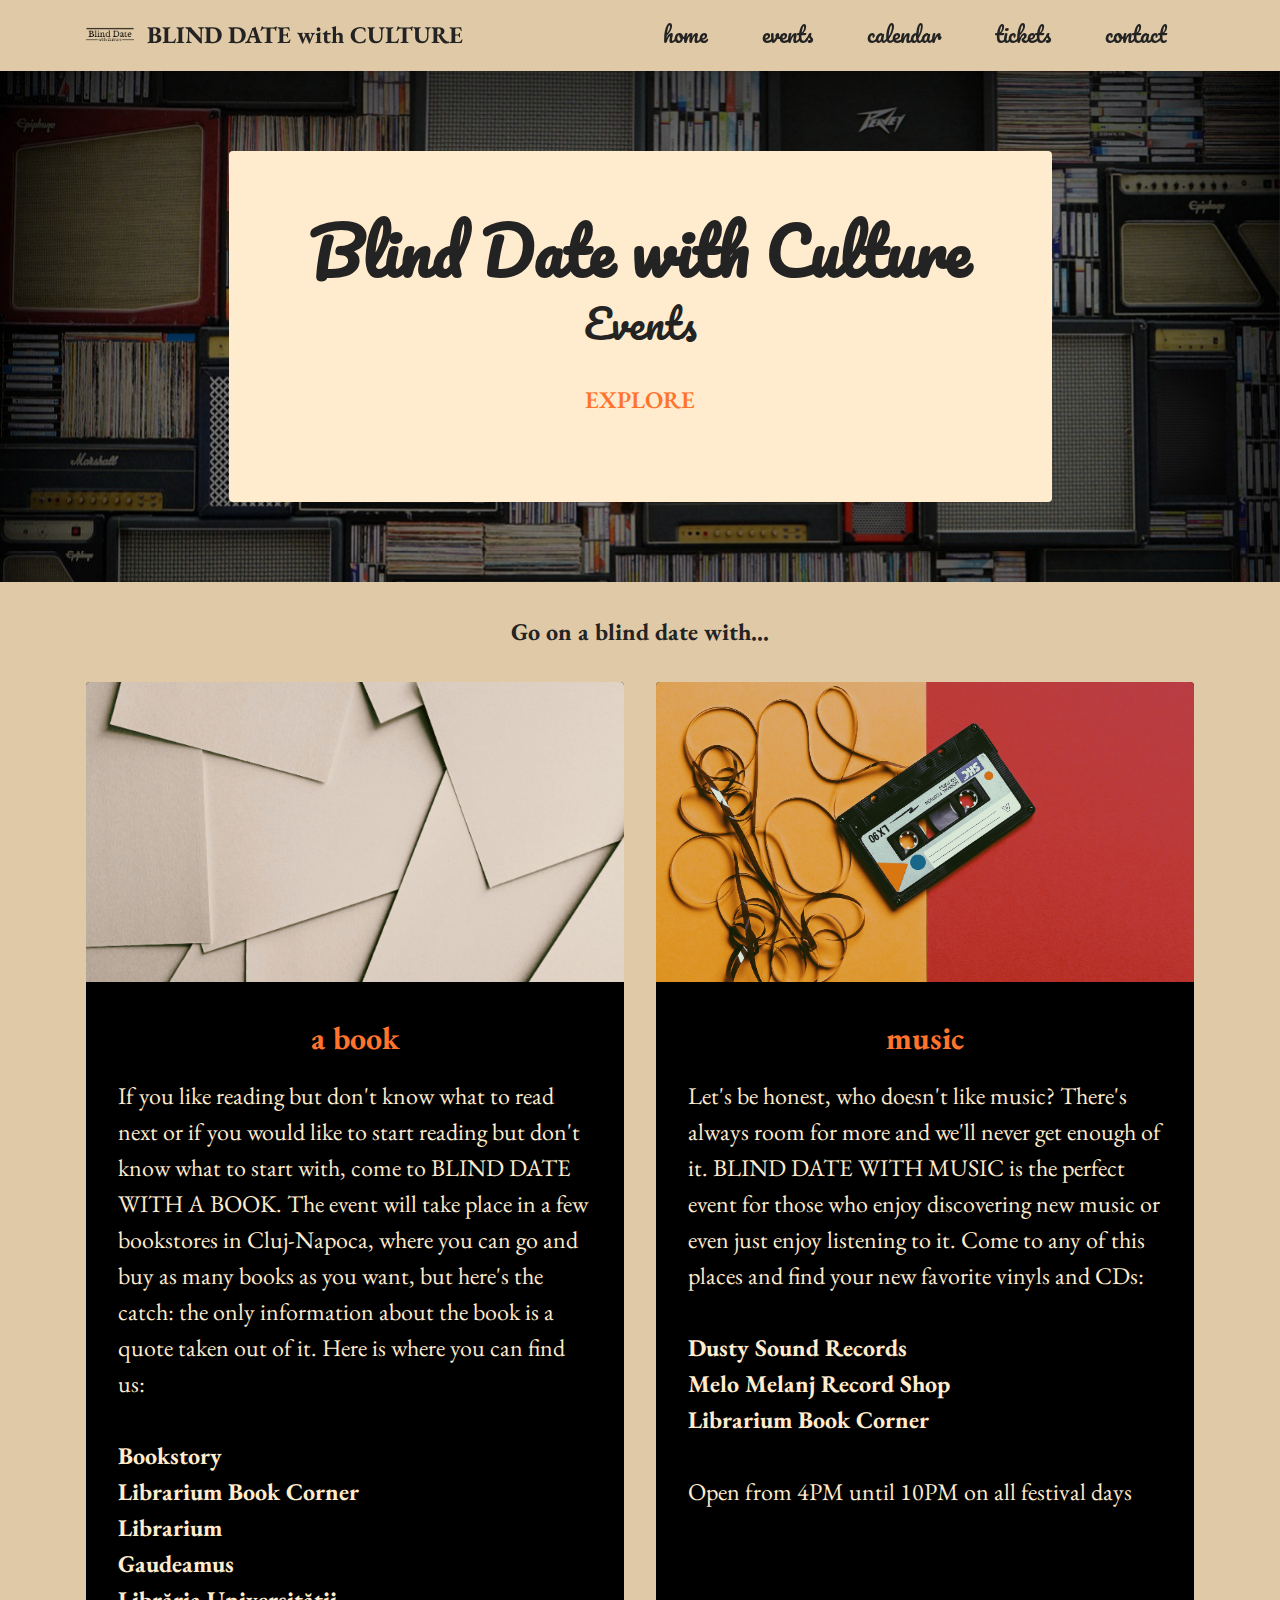
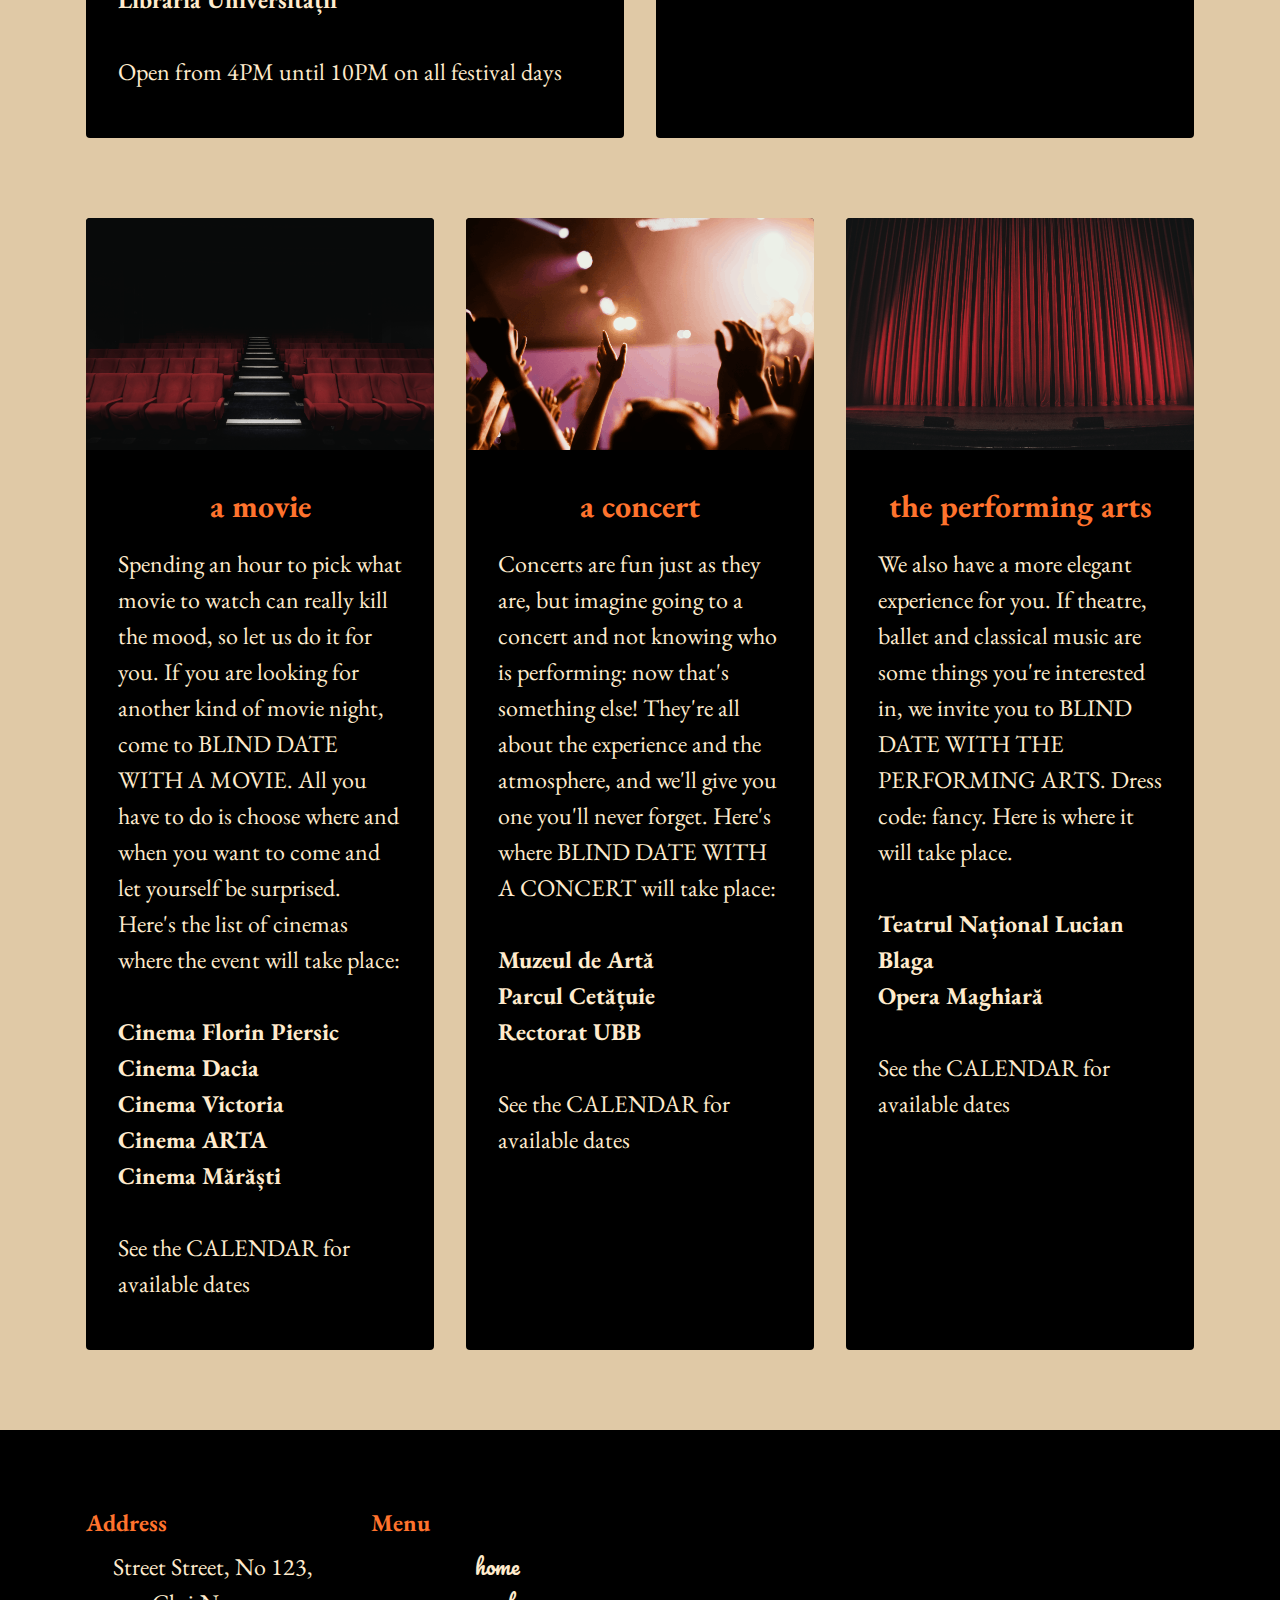
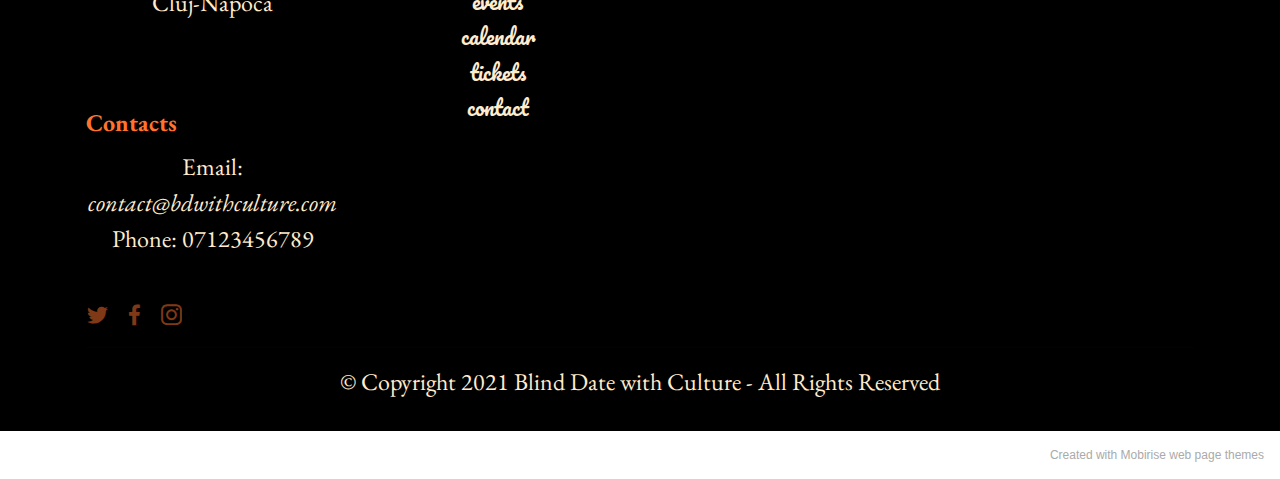
<file: page1.html>
<!DOCTYPE html>
<html  >
<head>
  <!-- Site made with Mobirise Website Builder v5.5.2, https://mobirise.com -->
  <meta charset="UTF-8">
  <meta http-equiv="X-UA-Compatible" content="IE=edge">
  <meta name="generator" content="Mobirise v5.5.2, mobirise.com">
  <meta name="viewport" content="width=device-width, initial-scale=1, minimum-scale=1">
  <link rel="shortcut icon" href="assets/images/logo-1-121x121.png" type="image/x-icon">
  <meta name="description" content="">
  
  
  <title>Events</title>
  <link rel="stylesheet" href="assets/bootstrap/css/bootstrap.min.css">
  <link rel="stylesheet" href="assets/bootstrap/css/bootstrap-grid.min.css">
  <link rel="stylesheet" href="assets/bootstrap/css/bootstrap-reboot.min.css">
  <link rel="stylesheet" href="assets/parallax/jarallax.css">
  <link rel="stylesheet" href="assets/dropdown/css/style.css">
  <link rel="stylesheet" href="assets/socicon/css/styles.css">
  <link rel="stylesheet" href="assets/theme/css/style.css">
  <link rel="preload" href="https://fonts.googleapis.com/css?family=Pacifico:400&display=swap" as="style" onload="this.onload=null;this.rel='stylesheet'">
  <noscript><link rel="stylesheet" href="https://fonts.googleapis.com/css?family=Pacifico:400&display=swap"></noscript>
  <link rel="preload" href="https://fonts.googleapis.com/css?family=EB+Garamond:400,500,600,700,800,400i,500i,600i,700i,800i&display=swap" as="style" onload="this.onload=null;this.rel='stylesheet'">
  <noscript><link rel="stylesheet" href="https://fonts.googleapis.com/css?family=EB+Garamond:400,500,600,700,800,400i,500i,600i,700i,800i&display=swap"></noscript>
  <link rel="preload" as="style" href="assets/mobirise/css/mbr-additional.css"><link rel="stylesheet" href="assets/mobirise/css/mbr-additional.css" type="text/css">
  
  
  
  
</head>
<body>
  
  <section data-bs-version="5.1" class="menu menu1 cid-sRpoLdlYib" once="menu" id="menu1-2v">
    

    <nav class="navbar navbar-dropdown navbar-expand-lg">
        <div class="container">
            <div class="navbar-brand">
                <span class="navbar-logo">
                    
                        <img src="assets/images/logo-1-121x121.png" alt="blind date with culture logo" style="height: 3rem;">
                    
                </span>
                <span class="navbar-caption-wrap"><a class="navbar-caption text-black text-primary display-7" href="index.html">BLIND DATE with CULTURE</a></span>
            </div>
            <button class="navbar-toggler" type="button" data-toggle="collapse" data-bs-toggle="collapse" data-target="#navbarSupportedContent" data-bs-target="#navbarSupportedContent" aria-controls="navbarNavAltMarkup" aria-expanded="false" aria-label="Toggle navigation">
                <div class="hamburger">
                    <span></span>
                    <span></span>
                    <span></span>
                    <span></span>
                </div>
            </button>
            <div class="collapse navbar-collapse" id="navbarSupportedContent">
                <ul class="navbar-nav nav-dropdown nav-right" data-app-modern-menu="true"><li class="nav-item"><a class="nav-link link text-black text-primary display-4" href="index.html">home</a></li>
                    <li class="nav-item"><a class="nav-link link text-black text-primary display-4" href="page1.html">events</a></li>
                    <li class="nav-item"><a class="nav-link link text-black text-primary display-4" href="page2.html">calendar</a>
                    </li><li class="nav-item"><a class="nav-link link text-black text-primary display-4" href="page3.html">tickets</a></li><li class="nav-item"><a class="nav-link link text-black text-primary display-4" href="page4.html">contact</a></li></ul>
                
                
            </div>
        </div>
    </nav>
</section>

<section data-bs-version="5.1" class="header12 cid-sRptqCM8j2 mbr-parallax-background" id="header12-2x">

    

    <div class="mbr-overlay" style="opacity: 0.5; background-color: rgb(0, 0, 0);">
    </div>
    <div class="container">
        <div class="row justify-content-center">
            <div class="card col-12 col-md-12 col-lg-9">
                <div class="card-wrapper">
                    <div class="card-box align-center">
                        <h1 class="card-title mbr-fonts-style mb-3 display-1">
                            <strong>Blind Date with Culture</strong></h1>
                        <p class="mbr-text mbr-fonts-style display-2">Events</p>
                        <div class="mbr-section-btn mt-3"><a class="btn btn-secondary-outline display-7" href="page1.html#features3-2y">EXPLORE</a></div>
                    </div>
                </div>
            </div>
        </div>
    </div>
</section>

<section data-bs-version="5.1" class="features3 cid-sRpw5gRfsM" id="features3-2y">
    
    
    <div class="container">
        <div class="mbr-section-head">
            <h4 class="mbr-section-title mbr-fonts-style align-center mb-0 display-7"><strong>Go on a blind date with...</strong></h4>
            
        </div>
        <div class="row mt-4">
            
            <div class="item features-image сol-12 col-md-6 col-lg-6 active">
                <div class="item-wrapper">
                    <div class="item-img">
                        <img src="assets/images/book-695x463.png" alt="pile of blank papers">
                    </div>
                    <div class="item-content">
                        <h5 class="item-title mbr-fonts-style display-5"><strong>a book</strong></h5>
                        
                        <p class="mbr-text mbr-fonts-style mt-3 display-7">If you like reading but don't know what to read next or if you would like to start reading but don't know what to start with, come to BLIND DATE WITH A BOOK. The event will take place in a few bookstores in Cluj-Napoca, where you can go and buy as many books as you want, but here's the catch: the only information about the book is a quote taken out of it. Here is where you can find us:
<br><br><strong>Bookstory
<br>Librarium Book Corner
<br>Librarium
<br>Gaudeamus
<br>Librăria Universității</strong><br><strong>
</strong><br>Open from 4PM until 10PM on all festival days</p>
                    </div>
                    
                </div>
            </div>
            <div class="item features-image сol-12 col-md-6 col-lg-6">
                <div class="item-wrapper">
                    <div class="item-img">
                        <img src="assets/images/music-edited-800x533.png" alt="cassette ">
                    </div>
                    <div class="item-content">
                        <h5 class="item-title mbr-fonts-style display-5"><strong>music</strong></h5>
                        
                        <p class="mbr-text mbr-fonts-style mt-3 display-7">Let's be honest, who doesn't like music? There's always room for more and we'll never get enough of it. BLIND DATE WITH MUSIC is the perfect event for those who enjoy discovering new music or even just enjoy listening to it. Come to any of this places and find your new favorite vinyls and CDs:
<br>
<br><strong>Dusty Sound Records
<br>Melo Melanj Record Shop
<br>Librarium Book Corner</strong><br>
<br>Open from 4PM until 10PM on all festival days<br></p>
                    </div>
                    
                </div>
            </div>
        </div>
    </div>
</section>

<section data-bs-version="5.1" class="features3 cid-sRpw5Mvs8l" id="features3-2z">
    
    
    <div class="container">
        
        <div class="row mt-4">
            <div class="item features-image сol-12 col-md-6 col-lg-4">
                <div class="item-wrapper">
                    <div class="item-img">
                        <img src="assets/images/a-movie-edited-695x463.png" alt="movie theatre">
                    </div>
                    <div class="item-content">
                        <h5 class="item-title mbr-fonts-style display-5"><strong>a movie</strong></h5>
                        
                        <p class="mbr-text mbr-fonts-style mt-3 display-7">Spending an hour to pick what movie to watch can really kill the mood, so let us do it for you. If you are looking for another kind of movie night, come to BLIND DATE WITH A MOVIE. All you have to do is choose where and when you want to come and let yourself be surprised. Here's the list of cinemas where the event will take place:
<br>
<br><strong>Cinema Florin Piersic
<br>Cinema Dacia
<br>Cinema Victoria
<br>Cinema ARTA
<br>Cinema Mărăști</strong><br>
<br>See the <a href="page2.html#timeline1-32" class="text-info">CALENDAR</a> for available dates</p>
                    </div>
                    
                </div>
            </div>
            <div class="item features-image сol-12 col-md-6 col-lg-4">
                <div class="item-wrapper">
                    <div class="item-img">
                        <img src="assets/images/a-concert-edited-695x463.png" alt="hands in the air at concert">
                    </div>
                    <div class="item-content">
                        <h5 class="item-title mbr-fonts-style display-5"><strong>a concert</strong></h5>
                        
                        <p class="mbr-text mbr-fonts-style mt-3 display-7">Concerts are fun just as they are, but imagine going to a concert and not knowing who is performing: now that's something else! They're all about the experience and the atmosphere, and we'll give you one you'll never forget. Here's where BLIND DATE WITH A CONCERT will take place:
<br>
<br><strong>Muzeul de Artă
<br>Parcul Cetățuie
<br>Rectorat UBB</strong><br>
<br>See the <a href="page2.html#timeline1-33" class="text-info">CALENDAR</a> for available dates</p>
                    </div>
                    
                </div>
            </div>
            <div class="item features-image сol-12 col-md-6 col-lg-4">
                <div class="item-wrapper">
                    <div class="item-img">
                        <img src="assets/images/tpa-edited-695x463.png" alt="theatre curtain">
                    </div>
                    <div class="item-content">
                        <h5 class="item-title mbr-fonts-style display-5"><strong>the performing arts</strong></h5>
                        
                        <p class="mbr-text mbr-fonts-style mt-3 display-7">We also have a more elegant experience for you. If theatre, ballet and classical music are some things you're interested in, we invite you to BLIND DATE WITH THE PERFORMING ARTS. Dress code: fancy. Here is where it will take place.
<br>
<br><strong>Teatrul Național Lucian Blaga
<br>Opera Maghiară</strong><br>
<br>See the <a href="page2.html#timeline1-36" class="text-info">CALENDAR </a>for available dates<br></p>
                    </div>
                    
                </div>
            </div>
        </div>
    </div>
</section>

<section data-bs-version="5.1" class="footer6 cid-sU2f1iVvLM" once="footers" id="footer6-3s">

    

    

    <div class="container">
        <div class="row content mbr-white">
            <div class="col-12 col-md-3 mbr-fonts-style display-7">
                <h5 class="mbr-section-subtitle mbr-fonts-style mb-2 display-7">
                    <strong>Address</strong>
                </h5>
                <p class="mbr-text mbr-fonts-style display-7">Street Street, No 123, <br>Cluj-Napoca</p> <br>
                <h5 class="mbr-section-subtitle mbr-fonts-style mb-2 mt-4 display-7">
                    <strong>Contacts</strong>
                </h5>
                <p class="mbr-text mbr-fonts-style mb-4 display-7">
                    Email:<br><em>contact@bdwithculture.com <br></em>
                    Phone: 07123456789</p>
            </div>
            <div class="col-12 col-md-3 mbr-fonts-style display-7">
                <h5 class="mbr-section-subtitle mbr-fonts-style mb-2 display-7">
                    <strong>Menu</strong></h5>
                <ul class="list mbr-fonts-style mb-4 display-4">
                    <li class="mbr-text item-wrap"><a href="index.html" class="text-info">home</a></li><li class="mbr-text item-wrap"><a href="page1.html" class="text-info">events</a></li><li class="mbr-text item-wrap"><a href="page2.html" class="text-info">calendar</a></li><li class="mbr-text item-wrap"><a href="page3.html" class="text-info">tickets</a></li><li class="mbr-text item-wrap"><a href="page4.html" class="text-info">contact</a></li>
                </ul>
                <h5 class="mbr-section-subtitle mbr-fonts-style mb-2 mt-5 display-7"></h5>
                <p class="mbr-text mbr-fonts-style mb-4 display-7"></p>
            </div>
            <div class="col-12 col-md-6">
                <div class="google-map"><iframe frameborder="0" style="border:0" src="https://www.google.com/maps/embed/v1/place?key=AIzaSyCNveGQ9bfpKFwWzQLLftrR9hNiHwdqQG8&amp;q=Cluj-Napoca" allowfullscreen=""></iframe></div>
            </div>
            <div class="col-md-6">
                <div class="social-list align-left">
                    <div class="soc-item">
                        <a href="https://twitter.com/" target="_blank">
                            <span class="mbr-iconfont mbr-iconfont-social socicon-twitter socicon" style="color: rgb(255, 115, 45); fill: rgb(255, 115, 45);"></span>
                        </a>
                    </div>
                    <div class="soc-item">
                        <a href="https://www.facebook.com/" target="_blank">
                            <span class="mbr-iconfont mbr-iconfont-social socicon-facebook socicon" style="color: rgb(255, 115, 45); fill: rgb(255, 115, 45);"></span>
                        </a>
                    </div>
                    <div class="soc-item">
                        <a href="https://www.instagram.com/" target="_blank">
                            <span class="mbr-iconfont mbr-iconfont-social socicon-instagram socicon" style="color: rgb(255, 115, 45); fill: rgb(255, 115, 45);"></span>
                        </a>
                    </div>
                    
                    
                    
                </div>
            </div>
        </div>
        <div class="footer-lower">
            <div class="media-container-row">
                <div class="col-sm-12">
                    <hr>
                </div>
            </div>
            <div class="col-sm-12 copyright pl-0">
                <p class="mbr-text mbr-fonts-style mbr-white display-7">
                    © Copyright 2021 Blind Date with Culture - All Rights Reserved
                </p>
            </div>
        </div>
    </div>
</section><section style="background-color: #fff; font-family: -apple-system, BlinkMacSystemFont, 'Segoe UI', 'Roboto', 'Helvetica Neue', Arial, sans-serif; color:#aaa; font-size:12px; padding: 0; align-items: center; display: flex;"><a href="https://mobirise.site/c" style="flex: 1 1; height: 3rem; padding-left: 1rem;"></a><p style="flex: 0 0 auto; margin:0; padding-right:1rem;">Created with Mobirise <a href="https://mobirise.site/u" style="color:#aaa;">web page</a> themes</p></section><script src="assets/bootstrap/js/bootstrap.bundle.min.js"></script>  <script src="assets/parallax/jarallax.js"></script>  <script src="assets/smoothscroll/smooth-scroll.js"></script>  <script src="assets/ytplayer/index.js"></script>  <script src="assets/dropdown/js/navbar-dropdown.js"></script>  <script src="assets/theme/js/script.js"></script>  
  
  
</body>
</html>
</file>
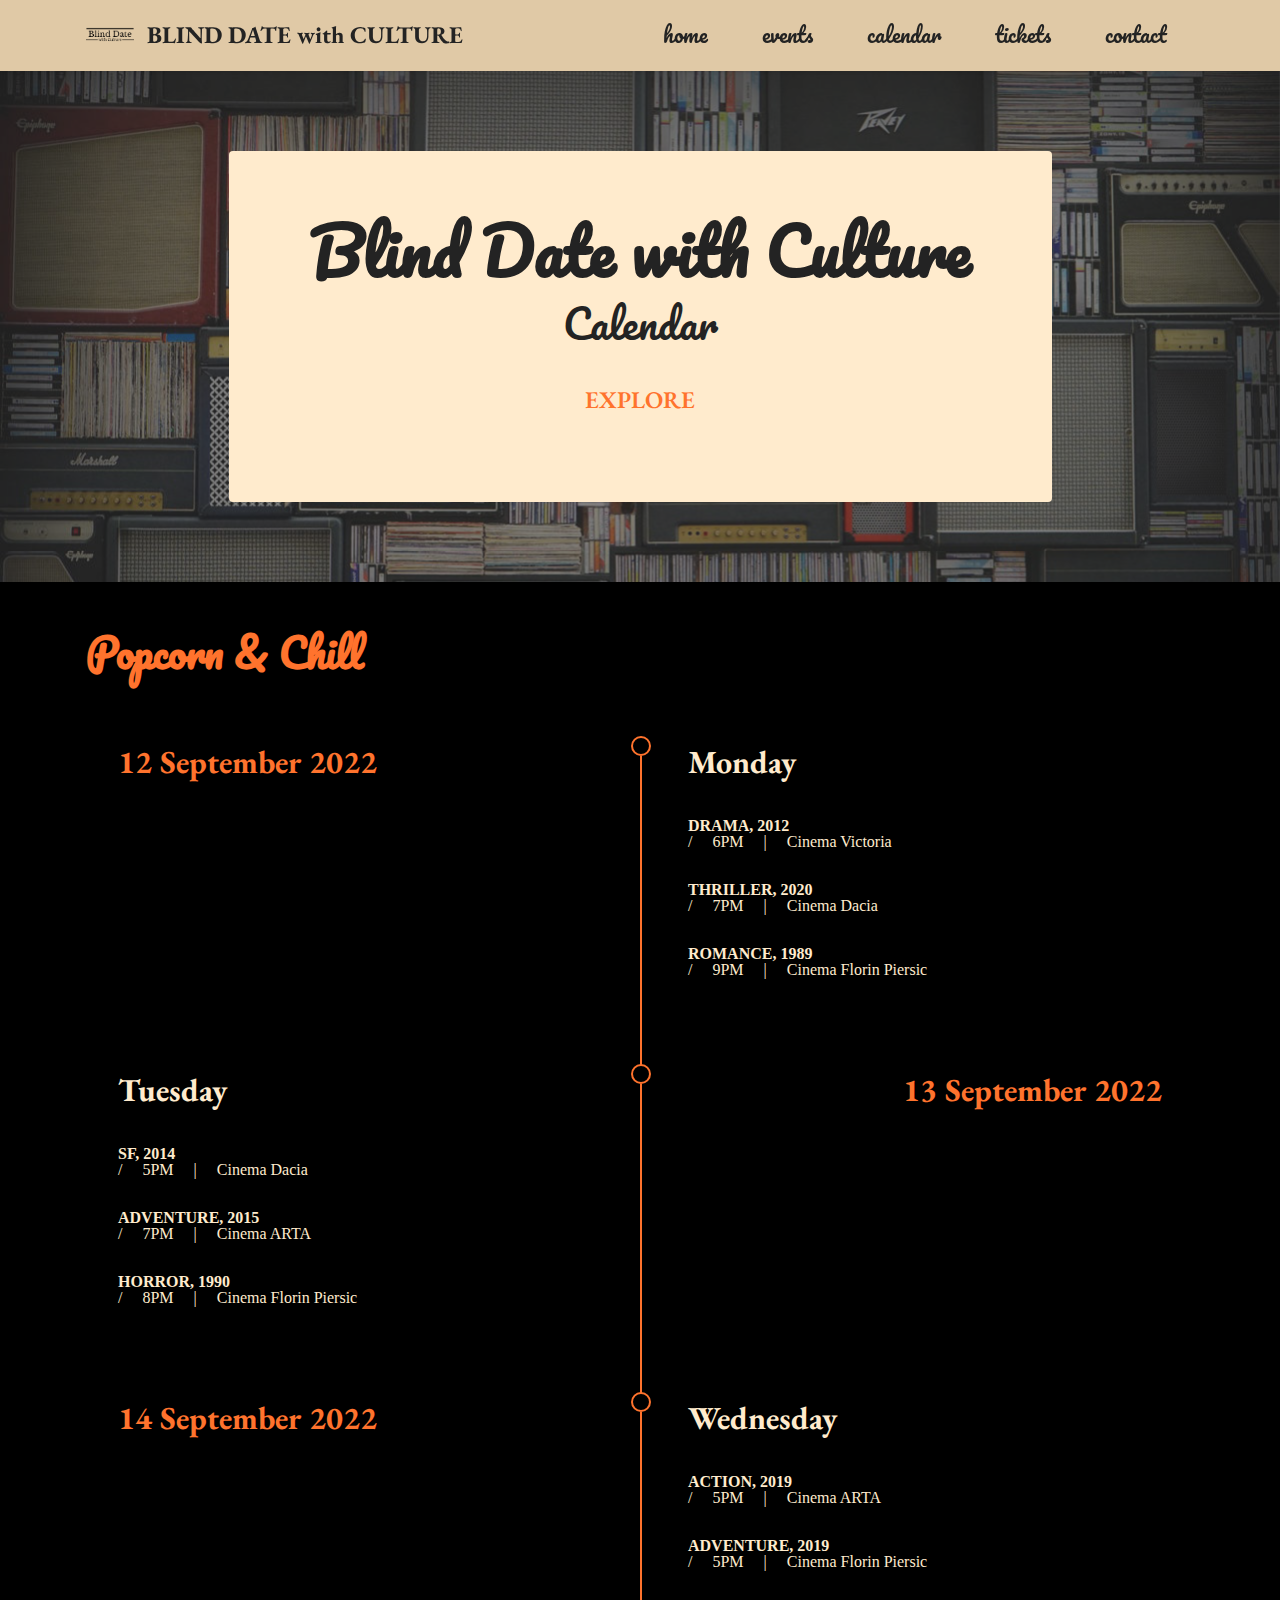
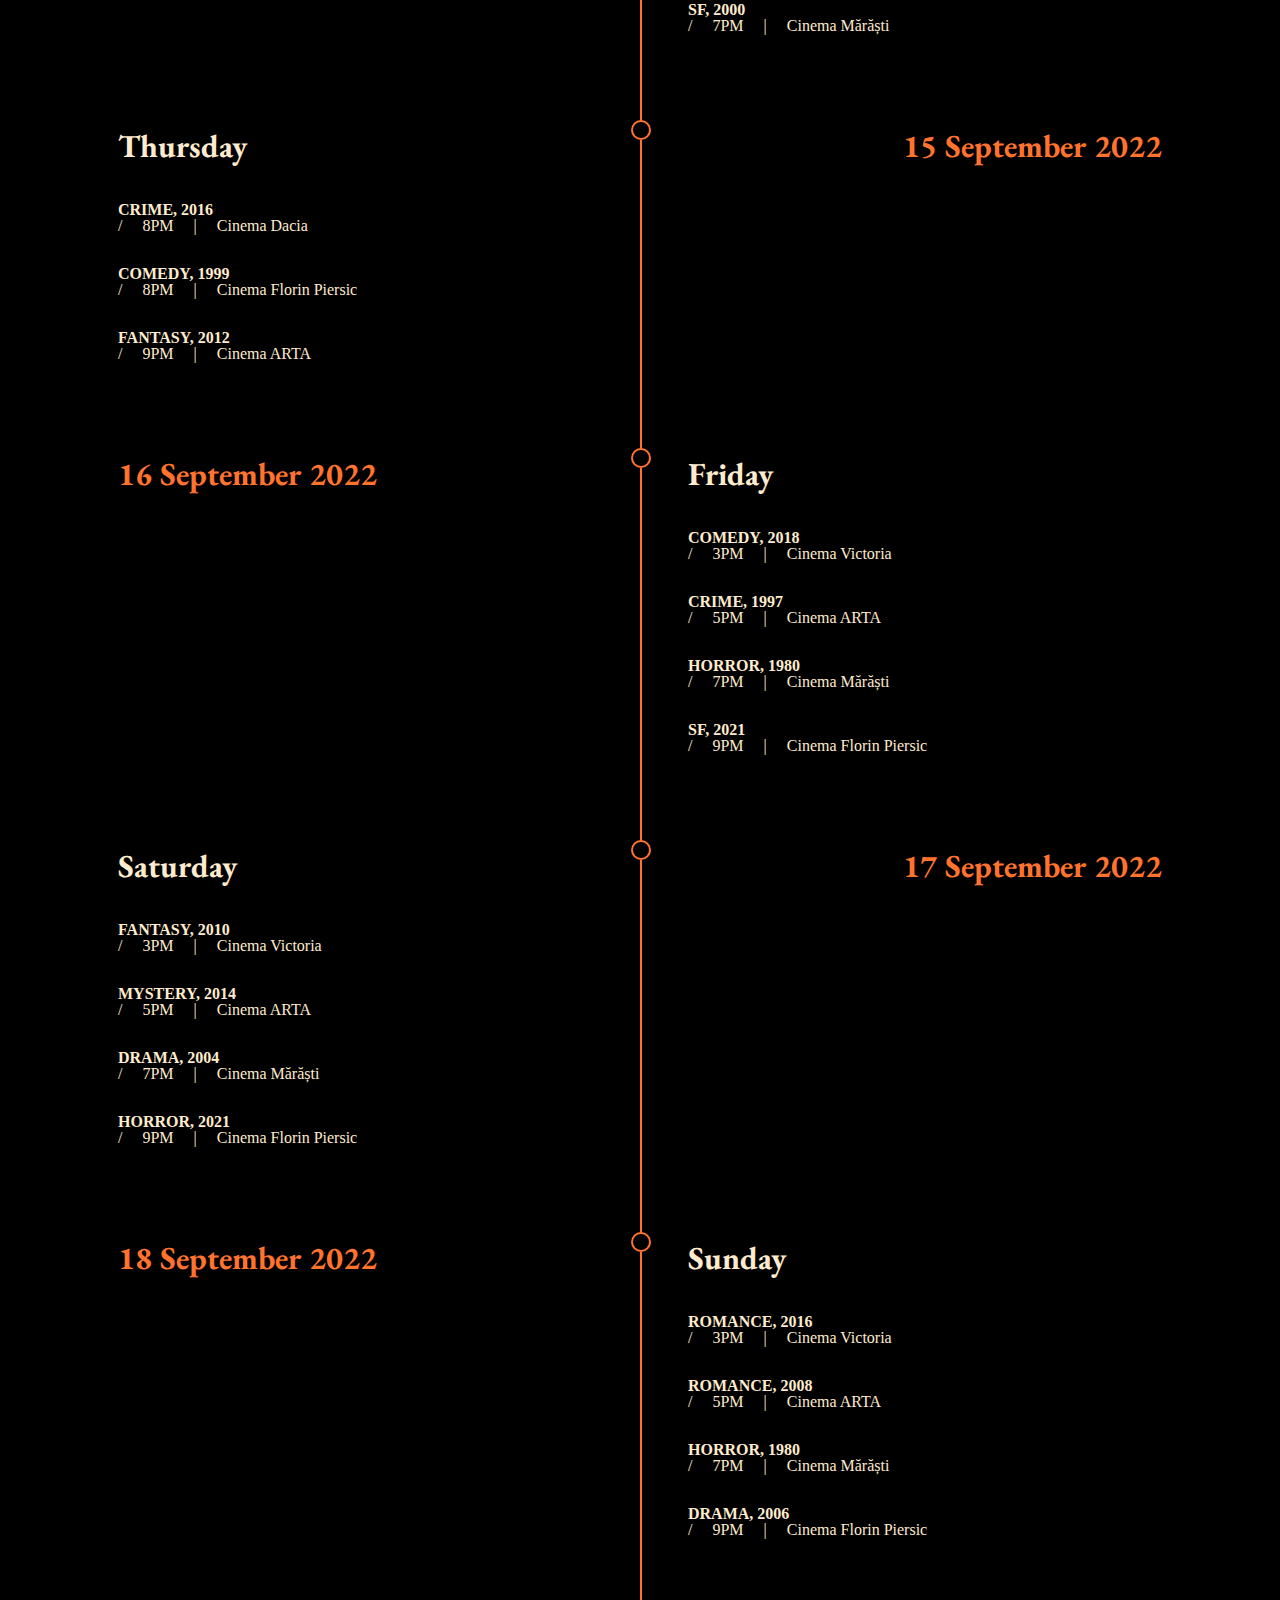
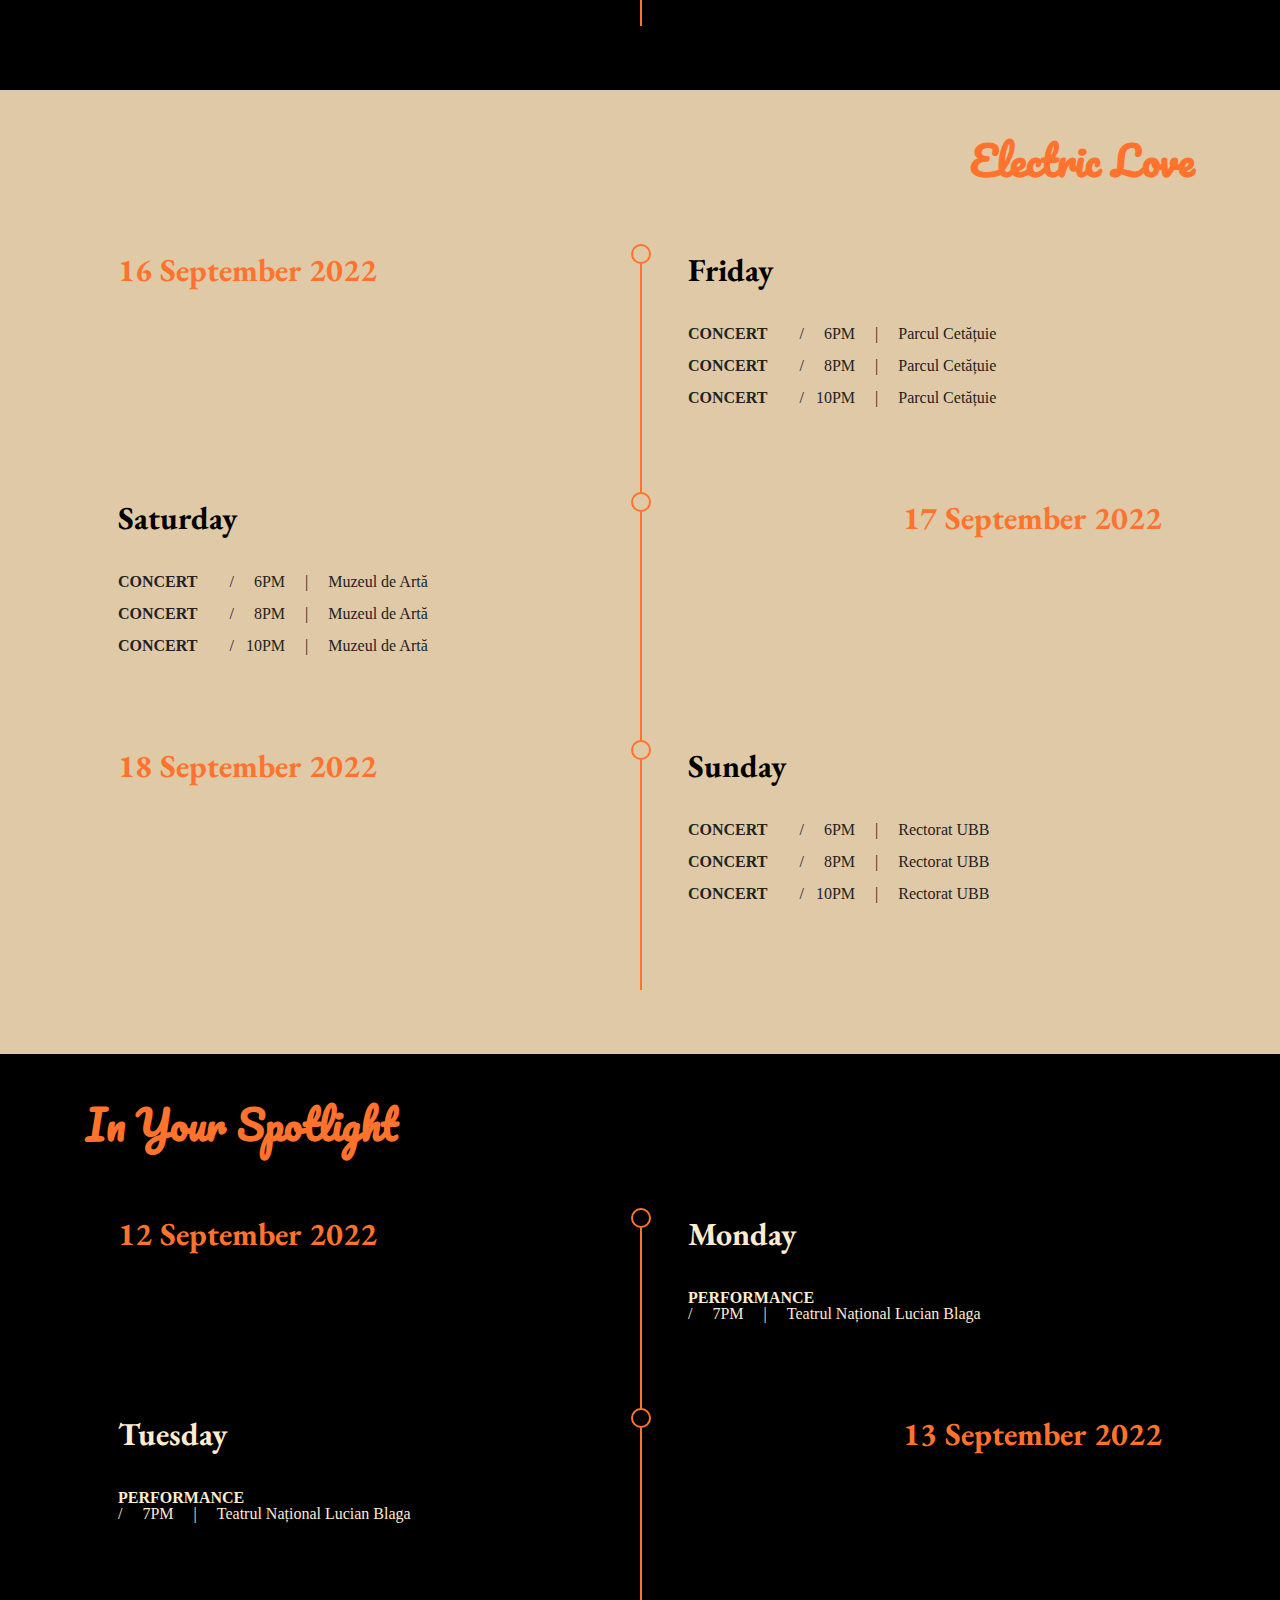
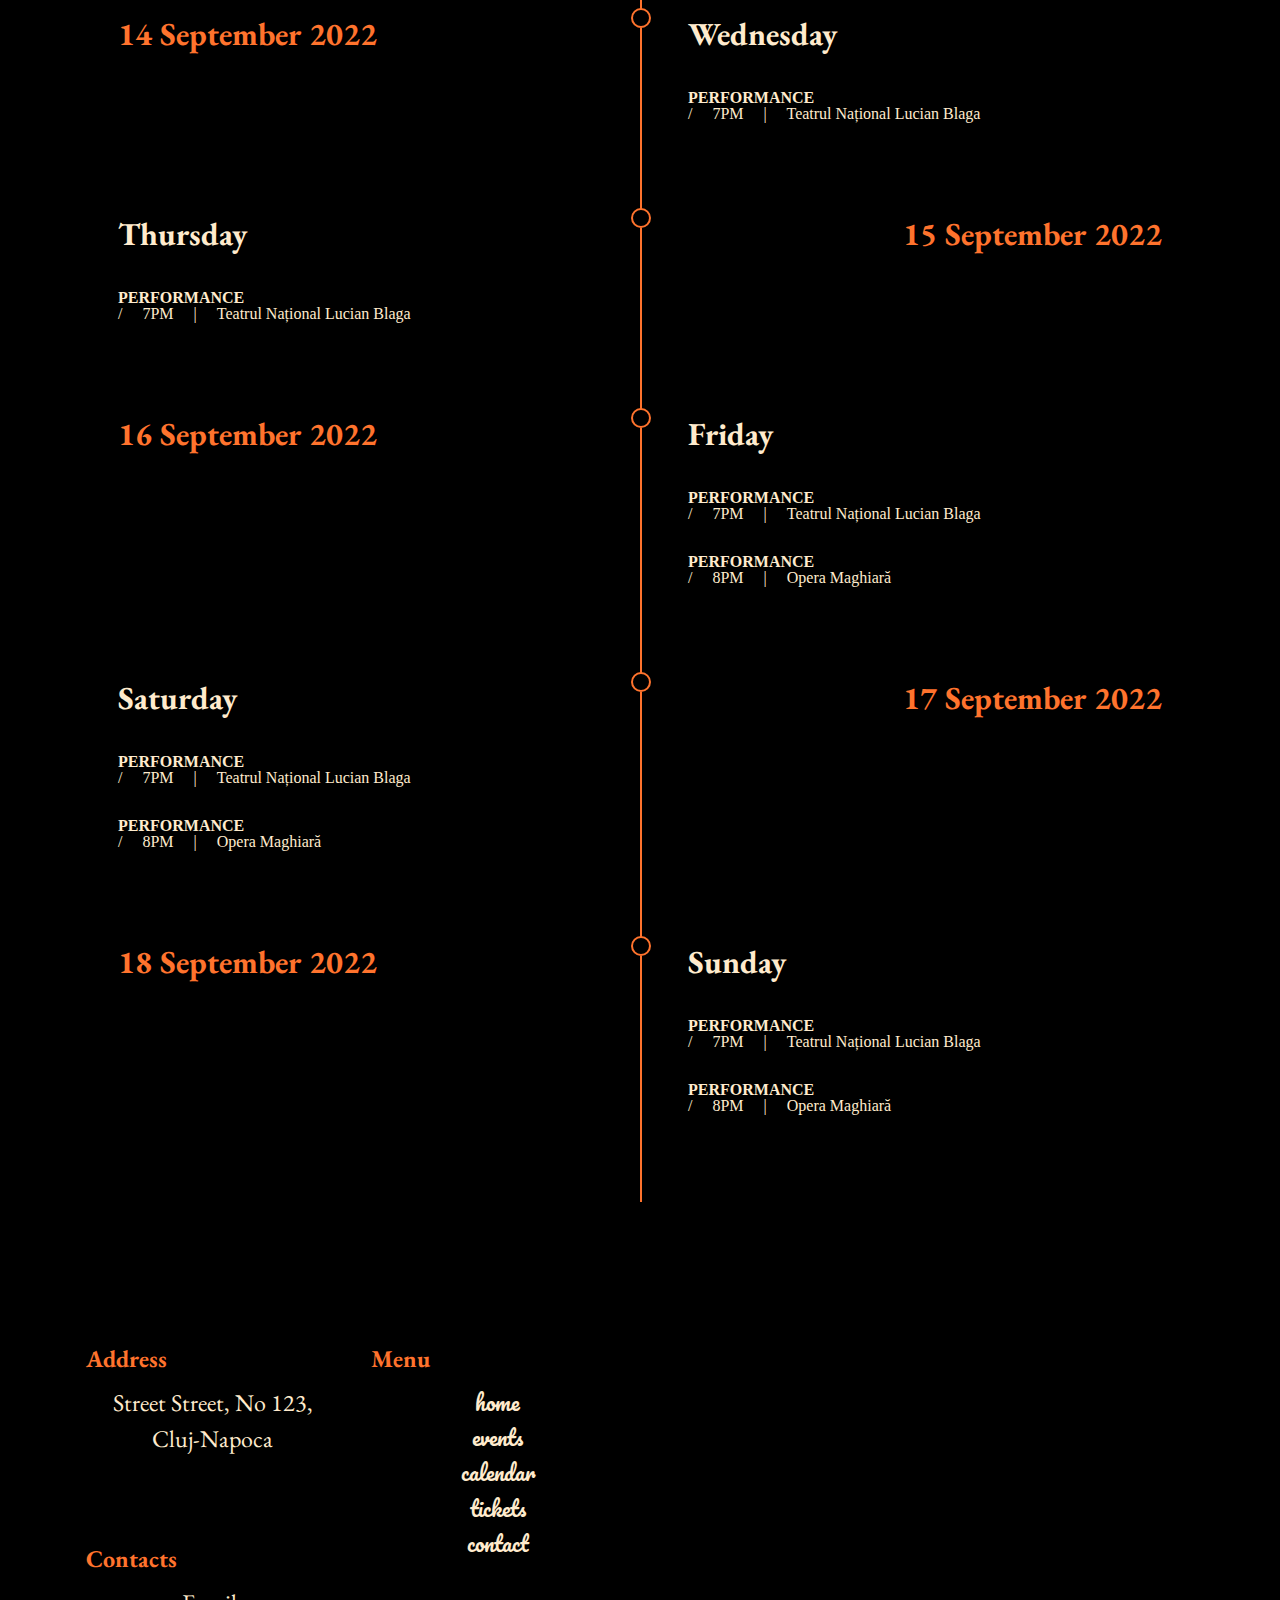
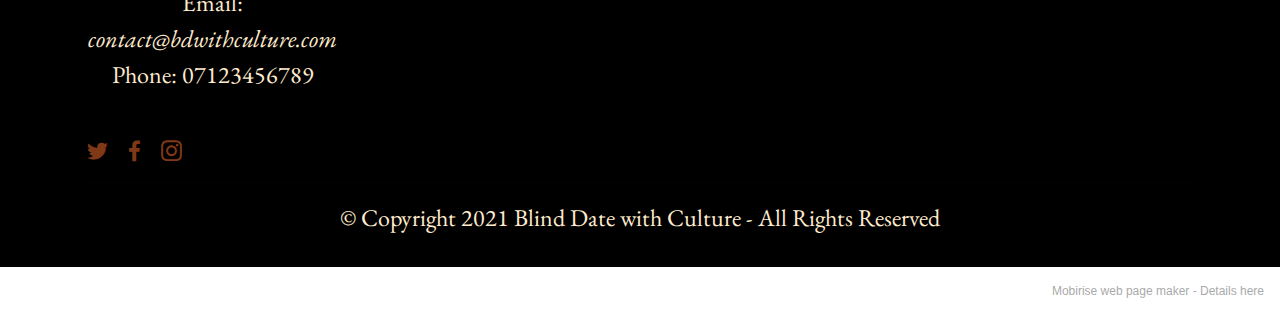
<file: page2.html>
<!DOCTYPE html>
<html  >
<head>
  <!-- Site made with Mobirise Website Builder v5.5.2, https://mobirise.com -->
  <meta charset="UTF-8">
  <meta http-equiv="X-UA-Compatible" content="IE=edge">
  <meta name="generator" content="Mobirise v5.5.2, mobirise.com">
  <meta name="viewport" content="width=device-width, initial-scale=1, minimum-scale=1">
  <link rel="shortcut icon" href="assets/images/logo-1-121x121.png" type="image/x-icon">
  <meta name="description" content="">
  
  
  <title>Calendar</title>
  <link rel="stylesheet" href="assets/bootstrap/css/bootstrap.min.css">
  <link rel="stylesheet" href="assets/bootstrap/css/bootstrap-grid.min.css">
  <link rel="stylesheet" href="assets/bootstrap/css/bootstrap-reboot.min.css">
  <link rel="stylesheet" href="assets/parallax/jarallax.css">
  <link rel="stylesheet" href="assets/dropdown/css/style.css">
  <link rel="stylesheet" href="assets/socicon/css/styles.css">
  <link rel="stylesheet" href="assets/theme/css/style.css">
  <link rel="preload" href="https://fonts.googleapis.com/css?family=Pacifico:400&display=swap" as="style" onload="this.onload=null;this.rel='stylesheet'">
  <noscript><link rel="stylesheet" href="https://fonts.googleapis.com/css?family=Pacifico:400&display=swap"></noscript>
  <link rel="preload" href="https://fonts.googleapis.com/css?family=EB+Garamond:400,500,600,700,800,400i,500i,600i,700i,800i&display=swap" as="style" onload="this.onload=null;this.rel='stylesheet'">
  <noscript><link rel="stylesheet" href="https://fonts.googleapis.com/css?family=EB+Garamond:400,500,600,700,800,400i,500i,600i,700i,800i&display=swap"></noscript>
  <link rel="preload" as="style" href="assets/mobirise/css/mbr-additional.css"><link rel="stylesheet" href="assets/mobirise/css/mbr-additional.css" type="text/css">
  
  
  
  
</head>
<body>
  
  <section data-bs-version="5.1" class="menu menu1 cid-sRpoLdlYib" once="menu" id="menu1-2v">
    

    <nav class="navbar navbar-dropdown navbar-expand-lg">
        <div class="container">
            <div class="navbar-brand">
                <span class="navbar-logo">
                    
                        <img src="assets/images/logo-1-121x121.png" alt="blind date with culture logo" style="height: 3rem;">
                    
                </span>
                <span class="navbar-caption-wrap"><a class="navbar-caption text-black text-primary display-7" href="index.html">BLIND DATE with CULTURE</a></span>
            </div>
            <button class="navbar-toggler" type="button" data-toggle="collapse" data-bs-toggle="collapse" data-target="#navbarSupportedContent" data-bs-target="#navbarSupportedContent" aria-controls="navbarNavAltMarkup" aria-expanded="false" aria-label="Toggle navigation">
                <div class="hamburger">
                    <span></span>
                    <span></span>
                    <span></span>
                    <span></span>
                </div>
            </button>
            <div class="collapse navbar-collapse" id="navbarSupportedContent">
                <ul class="navbar-nav nav-dropdown nav-right" data-app-modern-menu="true"><li class="nav-item"><a class="nav-link link text-black text-primary display-4" href="index.html">home</a></li>
                    <li class="nav-item"><a class="nav-link link text-black text-primary display-4" href="page1.html">events</a></li>
                    <li class="nav-item"><a class="nav-link link text-black text-primary display-4" href="page2.html">calendar</a>
                    </li><li class="nav-item"><a class="nav-link link text-black text-primary display-4" href="page3.html">tickets</a></li><li class="nav-item"><a class="nav-link link text-black text-primary display-4" href="page4.html">contact</a></li></ul>
                
                
            </div>
        </div>
    </nav>
</section>

<section data-bs-version="5.1" class="header12 cid-sRpEh8JDhw mbr-parallax-background" id="header12-30">

    

    <div class="mbr-overlay" style="opacity: 0.6; background-color: rgb(53, 53, 53);">
    </div>
    <div class="container">
        <div class="row justify-content-center">
            <div class="card col-12 col-md-12 col-lg-9">
                <div class="card-wrapper">
                    <div class="card-box align-center">
                        <h1 class="card-title mbr-fonts-style mb-3 display-1">
                            <strong>Blind Date with Culture</strong></h1>
                        <p class="mbr-text mbr-fonts-style display-2">Calendar</p>
                        <div class="mbr-section-btn mt-3"><a class="btn btn-secondary-outline display-7" href="page2.html#timeline1-32">EXPLORE</a></div>
                    </div>
                </div>
            </div>
        </div>
    </div>
</section>

<section data-bs-version="5.1" class="timeline1 cid-sRpG3Iv8iM" id="timeline1-32">
    
    
    <div class="timelines-container container" mbri-timelines="">
        <div class="mbr-section-head">
            <h3 class="mbr-section-title mbr-fonts-style align-center mb-0 display-2"><strong>Popcorn &amp; Chill</strong></h3>
            
        </div>
        <div class="row timeline-element mb-2 mt-4">
            <div class="timeline-date col-12 col-md-6">
                <div class="timeline-date-wrapper">
                    <p class="mbr-timeline-date mbr-fonts-style display-5"><strong>12 September 2022</strong></p>
                </div>
            </div>
            <span class="iconBackground"></span>
            <div class="col-12 col-md-6">
                <div class="timeline-text-wrapper">
                    <h4 class="mbr-timeline-title mbr-fonts-style mb-4 display-5"><strong>Monday</strong></h4>
                    
                    <p class="mbr-text mbr-fonts-style display-7"></p><p><strong>DRAMA, 2012
</strong><br>/ &nbsp;&nbsp;&nbsp;&nbsp;6PM &nbsp;&nbsp;&nbsp;&nbsp;| &nbsp;&nbsp;&nbsp;&nbsp;Cinema Victoria</p><p><br><strong>THRILLER, 2020
</strong><br>/ &nbsp;&nbsp;&nbsp;&nbsp;7PM&nbsp;&nbsp;&nbsp;&nbsp; | &nbsp;&nbsp;&nbsp;&nbsp;Cinema Dacia</p><p><br><strong>ROMANCE, 1989
</strong><br>/ &nbsp;&nbsp;&nbsp;&nbsp;9PM &nbsp;&nbsp;&nbsp;&nbsp;| &nbsp;&nbsp;&nbsp;&nbsp;Cinema Florin Piersic<br></p><p></p>
                </div>
            </div>
        </div>
        <div class="row timeline-element mb-2">
            <div class="col-12 col-md-6">
                <div class="timeline-text-wrapper">
                    <h4 class="mbr-timeline-title mbr-fonts-style mb-4 display-5"><strong>Tuesday</strong></h4>
                    
                    <p class="mbr-text mbr-fonts-style display-7"></p><p><strong>SF, 2014
</strong><br>/ &nbsp;&nbsp;&nbsp;&nbsp;5PM&nbsp;&nbsp;&nbsp;&nbsp; |&nbsp;&nbsp;&nbsp;&nbsp; Cinema Dacia</p><p><br><strong>ADVENTURE, 2015
</strong><br>/ &nbsp;&nbsp;&nbsp;&nbsp;7PM&nbsp;&nbsp;&nbsp;&nbsp; |&nbsp;&nbsp;&nbsp;&nbsp; Cinema ARTA</p><p><br><strong>HORROR, 1990
</strong><br>/ &nbsp;&nbsp;&nbsp;&nbsp;8PM&nbsp;&nbsp;&nbsp;&nbsp; | &nbsp;&nbsp;&nbsp;&nbsp;Cinema Florin Piersic<br></p><p></p>
                </div>
            </div>
            <span class="iconBackground"></span>
            <div class="timeline-date col-12 col-md-6">
                <div class="timeline-date-wrapper">
                    <p class="mbr-timeline-date mbr-fonts-style display-5"><strong>13 September 2022</strong><br></p>
                </div>
            </div>
        </div>
        <div class="row timeline-element mb-2">
            <div class="timeline-date col-12 col-md-6">
                <div class="timeline-date-wrapper">
                    <p class="mbr-timeline-date mbr-fonts-style display-5">
                        <strong>14 September 2022</strong></p>
                </div>
            </div>
            <span class="iconBackground"></span>
            <div class="col-12 col-md-6">
                <div class="timeline-text-wrapper">
                    <h4 class="mbr-timeline-title mbr-fonts-style mb-4 display-5"><strong>Wednesday</strong></h4>
                    
                    <p class="mbr-text mbr-fonts-style display-7"></p><p><strong>ACTION, 2019
</strong><br>/ &nbsp;&nbsp;&nbsp;&nbsp;5PM&nbsp;&nbsp;&nbsp;&nbsp; | &nbsp;&nbsp;&nbsp;&nbsp;Cinema ARTA</p><p><br><strong>ADVENTURE, 2019
</strong><br>/&nbsp;&nbsp;&nbsp;&nbsp; 5PM &nbsp;&nbsp;&nbsp;&nbsp;| &nbsp;&nbsp;&nbsp;&nbsp;Cinema Florin Piersic</p><p><br><strong>SF, 2000
</strong><br>/&nbsp;&nbsp;&nbsp;&nbsp; 7PM &nbsp;&nbsp;&nbsp;&nbsp;| &nbsp;&nbsp;&nbsp;&nbsp;Cinema Mărăști<br></p><p></p>
                </div>
            </div>
        </div>
        <div class="row timeline-element mb-2">
            <div class="col-12 col-md-6">
                <div class="timeline-text-wrapper">
                    <h4 class="mbr-timeline-title mbr-fonts-style mb-4 display-5">
                        <strong>Thursday</strong></h4>
                    
                    <p class="mbr-text mbr-fonts-style display-7"></p><p><strong>CRIME, 2016
</strong><br>/&nbsp;&nbsp;&nbsp;&nbsp; 8PM&nbsp;&nbsp;&nbsp;&nbsp; | &nbsp;&nbsp;&nbsp;&nbsp;Cinema Dacia<br>	
</p><p><br><strong>COMEDY, 1999
</strong><br>/ &nbsp;&nbsp;&nbsp;&nbsp;8PM &nbsp;&nbsp;&nbsp;&nbsp;| &nbsp;&nbsp;&nbsp;&nbsp;Cinema Florin Piersic<br>	
</p><p><br><strong>FANTASY, 2012
</strong><br>/ &nbsp;&nbsp;&nbsp;&nbsp;9PM&nbsp;&nbsp;&nbsp;&nbsp; | &nbsp;&nbsp;&nbsp;&nbsp;Cinema ARTA</p><p></p>
                </div>
            </div>
            <span class="iconBackground"></span>
            <div class="timeline-date col-12 col-md-6">
                <div class="timeline-date-wrapper">
                    <p class="mbr-timeline-date mbr-fonts-style display-5">
                        <strong>15 September 2022</strong></p>
                </div>
            </div>
        </div>
        <div class="row timeline-element mb-2">
            <div class="timeline-date col-12 col-md-6">
                <div class="timeline-date-wrapper">
                    <p class="mbr-timeline-date mbr-fonts-style display-5">
                        <strong>16 September 2022</strong></p>
                </div>
            </div>
            <span class="iconBackground"></span>
            <div class="col-12 col-md-6">
                <div class="timeline-text-wrapper">
                    <h4 class="mbr-timeline-title mbr-fonts-style mb-4 display-5">
                        <strong>Friday</strong></h4>
                    
                    <p class="mbr-text mbr-fonts-style display-7"></p><p><strong>COMEDY, 2018
</strong><br>/ &nbsp;&nbsp;&nbsp;&nbsp;3PM &nbsp;&nbsp;&nbsp;&nbsp;| &nbsp;&nbsp;&nbsp;&nbsp;Cinema Victoria</p><p><br><strong>CRIME, 1997
</strong><br>/ &nbsp;&nbsp;&nbsp;&nbsp;5PM&nbsp;&nbsp;&nbsp;&nbsp; | &nbsp;&nbsp;&nbsp;&nbsp;Cinema ARTA</p><p><br><strong>HORROR, 1980
</strong><br>/&nbsp;&nbsp;&nbsp;&nbsp; 7PM&nbsp;&nbsp;&nbsp;&nbsp; | &nbsp;&nbsp;&nbsp;&nbsp;Cinema Mărăști</p><p><br><strong>SF, 2021
<br></strong>/ &nbsp;&nbsp;&nbsp;&nbsp;9PM &nbsp;&nbsp;&nbsp;&nbsp;| &nbsp;&nbsp;&nbsp;&nbsp;Cinema Florin Piersic<br></p><p></p>
                </div>
            </div>
        </div>
        <div class="row timeline-element mb-2">
            <div class="col-12 col-md-6">
                <div class="timeline-text-wrapper">
                    <h4 class="mbr-timeline-title mbr-fonts-style mb-4 display-5">
                        <strong>Saturday</strong></h4>
                    
                    <p class="mbr-text mbr-fonts-style display-7"></p><p><strong>FANTASY, 2010
</strong><br>/ &nbsp;&nbsp;&nbsp;&nbsp;3PM&nbsp;&nbsp;&nbsp;&nbsp; | &nbsp;&nbsp;&nbsp;&nbsp;Cinema Victoria</p><p><br><strong>MYSTERY, 2014
</strong><br>/ &nbsp;&nbsp;&nbsp;&nbsp;5PM&nbsp;&nbsp;&nbsp;&nbsp; | &nbsp;&nbsp;&nbsp;&nbsp;Cinema ARTA</p><p><br><strong>DRAMA, 2004
</strong><br>/&nbsp;&nbsp;&nbsp;&nbsp; 7PM &nbsp;&nbsp;&nbsp;&nbsp;| &nbsp;&nbsp;&nbsp;&nbsp;Cinema Mărăști</p><p><br><strong>HORROR, 2021
</strong><br>/ &nbsp;&nbsp;&nbsp;&nbsp;9PM &nbsp;&nbsp;&nbsp;&nbsp;| &nbsp;&nbsp;&nbsp;&nbsp;Cinema Florin Piersic</p><p></p>
                </div>
            </div>
            <span class="iconBackground"></span>
            <div class="timeline-date col-12 col-md-6">
                <div class="timeline-date-wrapper">
                    <p class="mbr-timeline-date mbr-fonts-style display-5">
                        <strong>17 September 2022</strong></p>
                </div>
            </div>
        </div>
        <div class="row timeline-element mb-2">
            <div class="timeline-date col-12 col-md-6">
                <div class="timeline-date-wrapper">
                    <p class="mbr-timeline-date mbr-fonts-style display-5">
                        <strong>18 September 2022</strong></p>
                </div>
            </div>
            <span class="iconBackground"></span>
            <div class="col-12 col-md-6">
                <div class="timeline-text-wrapper">
                    <h4 class="mbr-timeline-title mbr-fonts-style mb-4 display-5">
                        <strong>Sunday</strong></h4>
                    
                    <p class="mbr-text mbr-fonts-style display-7"></p><p><strong>ROMANCE, 2016
</strong><br>/ &nbsp;&nbsp;&nbsp;&nbsp;3PM &nbsp;&nbsp;&nbsp;&nbsp;| &nbsp;&nbsp;&nbsp;&nbsp;Cinema Victoria</p><p><br><strong>ROMAN</strong><strong>CE, 2008
</strong><br>/ &nbsp;&nbsp;&nbsp;&nbsp;5PM&nbsp;&nbsp;&nbsp;&nbsp; | &nbsp;&nbsp;&nbsp;&nbsp;Cinema ARTA</p><p><br><strong>HORROR, 1980
</strong><br>/&nbsp;&nbsp;&nbsp;&nbsp; 7PM &nbsp;&nbsp;&nbsp;&nbsp;| &nbsp;&nbsp;&nbsp;&nbsp;Cinema Mărăști</p><p><br><strong>DRAMA, 2006
</strong><br>/ &nbsp;&nbsp;&nbsp;&nbsp;9PM&nbsp;&nbsp;&nbsp;&nbsp; |&nbsp;&nbsp;&nbsp;&nbsp; Cinema Florin Piersic</p><p></p>
                </div>
            </div>
        </div>
        
        
        
        
        
    </div>
</section>

<section data-bs-version="5.1" class="timeline1 cid-sRpOlRPxgJ" id="timeline1-33">
    
    
    <div class="timelines-container container" mbri-timelines="">
        <div class="mbr-section-head">
            <h3 class="mbr-section-title mbr-fonts-style align-center mb-0 display-2">
                <strong>Electric Love</strong></h3>
            
        </div>
        <div class="row timeline-element mb-2 mt-4">
            <div class="timeline-date col-12 col-md-6">
                <div class="timeline-date-wrapper">
                    <p class="mbr-timeline-date mbr-fonts-style display-5"><strong>16 September 2022</strong></p>
                </div>
            </div>
            <span class="iconBackground"></span>
            <div class="col-12 col-md-6">
                <div class="timeline-text-wrapper">
                    <h4 class="mbr-timeline-title mbr-fonts-style mb-4 display-5">
                        <strong>Friday</strong></h4>
                    
                    <p class="mbr-text mbr-fonts-style display-7"></p><p><strong>CONCERT&nbsp;&nbsp;&nbsp;&nbsp;&nbsp;&nbsp;&nbsp;&nbsp;</strong>/ &nbsp;&nbsp;&nbsp;&nbsp;6PM &nbsp;&nbsp;&nbsp;&nbsp;| &nbsp;&nbsp;&nbsp;&nbsp;Parcul Cetățuie</p><p><strong>CONCERT&nbsp;&nbsp;&nbsp;&nbsp;&nbsp;&nbsp;&nbsp;&nbsp;</strong>/ &nbsp;&nbsp;&nbsp;&nbsp;8PM &nbsp;&nbsp;&nbsp;&nbsp;| &nbsp;&nbsp;&nbsp;&nbsp;Parcul Cetățuie</p><p><strong>CONCERT&nbsp;&nbsp;&nbsp;&nbsp;&nbsp;&nbsp;&nbsp;&nbsp;</strong>/ &nbsp; 10PM &nbsp;&nbsp;&nbsp;&nbsp;| &nbsp;&nbsp;&nbsp;&nbsp;Parcul Cetățuie<br></p><p></p>
                </div>
            </div>
        </div>
        <div class="row timeline-element mb-2">
            <div class="col-12 col-md-6">
                <div class="timeline-text-wrapper">
                    <h4 class="mbr-timeline-title mbr-fonts-style mb-4 display-5">
                        <strong>Saturday</strong></h4>
                    
                    <p class="mbr-text mbr-fonts-style display-7"></p><p><strong>CONCERT&nbsp;&nbsp;&nbsp;&nbsp;&nbsp;&nbsp;&nbsp;&nbsp;</strong>/ &nbsp;&nbsp;&nbsp;&nbsp;6PM&nbsp;&nbsp;&nbsp;&nbsp; | &nbsp;&nbsp;&nbsp;&nbsp;Muzeul de Artă</p><p><strong>CONCERT&nbsp;&nbsp;&nbsp;&nbsp;&nbsp;&nbsp;&nbsp;&nbsp;</strong>/&nbsp;&nbsp;&nbsp;&nbsp; 8PM&nbsp;&nbsp;&nbsp;&nbsp; | &nbsp;&nbsp;&nbsp;&nbsp;Muzeul de Artă</p><p><strong>CONCERT&nbsp;&nbsp;&nbsp;&nbsp;&nbsp;&nbsp;&nbsp;&nbsp;</strong>/&nbsp;&nbsp;&nbsp;10PM&nbsp;&nbsp;&nbsp;&nbsp; |&nbsp;&nbsp;&nbsp;&nbsp; Muzeul de Artă<br></p><p></p>
                </div>
            </div>
            <span class="iconBackground"></span>
            <div class="timeline-date col-12 col-md-6">
                <div class="timeline-date-wrapper">
                    <p class="mbr-timeline-date mbr-fonts-style display-5"><strong>17 September 2022</strong></p>
                </div>
            </div>
        </div>
        <div class="row timeline-element mb-2">
            <div class="timeline-date col-12 col-md-6">
                <div class="timeline-date-wrapper">
                    <p class="mbr-timeline-date mbr-fonts-style display-5"><strong>18 September 2022</strong></p>
                </div>
            </div>
            <span class="iconBackground"></span>
            <div class="col-12 col-md-6">
                <div class="timeline-text-wrapper">
                    <h4 class="mbr-timeline-title mbr-fonts-style mb-4 display-5">
                        <strong>Sunday</strong></h4>
                    
                    <p class="mbr-text mbr-fonts-style display-7"></p><p><strong>
                        CONCERT</strong>&nbsp;&nbsp;&nbsp;&nbsp;&nbsp;&nbsp;&nbsp;&nbsp;/ &nbsp;&nbsp;&nbsp;&nbsp;6PM &nbsp;&nbsp;&nbsp;&nbsp;|&nbsp;&nbsp;&nbsp;&nbsp; Rectorat UBB</p><p><strong>CONCERT</strong>&nbsp;&nbsp;&nbsp;&nbsp;&nbsp;&nbsp;&nbsp;&nbsp;/ &nbsp;&nbsp;&nbsp;&nbsp;8PM &nbsp;&nbsp;&nbsp;&nbsp;| &nbsp;&nbsp;&nbsp;&nbsp;Rectorat UBB</p><p><strong>CONCERT</strong>&nbsp;&nbsp;&nbsp;&nbsp;&nbsp;&nbsp;&nbsp;&nbsp;/ &nbsp; 10PM &nbsp;&nbsp;&nbsp;&nbsp;|&nbsp; &nbsp; &nbsp;Rectorat UBB
                    </p><p></p>
                </div>
            </div>
        </div>
        
        
        
        
        
        
        
        
        
    </div>
</section>

<section data-bs-version="5.1" class="timeline1 cid-sRpSVs5aob" id="timeline1-36">
    
    
    <div class="timelines-container container" mbri-timelines="">
        <div class="mbr-section-head">
            <h3 class="mbr-section-title mbr-fonts-style align-center mb-0 display-2">
                <strong>In Your Spotlight</strong></h3>
            
        </div>
        <div class="row timeline-element mb-2 mt-4">
            <div class="timeline-date col-12 col-md-6">
                <div class="timeline-date-wrapper">
                    <p class="mbr-timeline-date mbr-fonts-style display-5">
                        <strong>12 September 2022</strong></p>
                </div>
            </div>
            <span class="iconBackground"></span>
            <div class="col-12 col-md-6">
                <div class="timeline-text-wrapper">
                    <h4 class="mbr-timeline-title mbr-fonts-style mb-4 display-5">
                        <strong>Monday</strong></h4>
                    
                    <p class="mbr-text mbr-fonts-style display-7"></p><p><strong>PERFORMANCE
</strong><br>/&nbsp;&nbsp;&nbsp;&nbsp; 7PM &nbsp;&nbsp;&nbsp;&nbsp;| &nbsp;&nbsp;&nbsp;&nbsp;Teatrul Național Lucian Blaga</p><p></p>
                </div>
            </div>
        </div>
        <div class="row timeline-element mb-2">
            <div class="col-12 col-md-6">
                <div class="timeline-text-wrapper">
                    <h4 class="mbr-timeline-title mbr-fonts-style mb-4 display-5">
                        <strong>Tuesday</strong></h4>
                    
                    <p class="mbr-text mbr-fonts-style display-7"></p><p><strong>PERFORMANCE
<br></strong>/ &nbsp;&nbsp;&nbsp;&nbsp;7PM&nbsp;&nbsp;&nbsp;&nbsp; | &nbsp;&nbsp;&nbsp;&nbsp;Teatrul Național Lucian Blaga</p><p></p>
                </div>
            </div>
            <span class="iconBackground"></span>
            <div class="timeline-date col-12 col-md-6">
                <div class="timeline-date-wrapper">
                    <p class="mbr-timeline-date mbr-fonts-style display-5"><strong>13 September 2022</strong></p>
                </div>
            </div>
        </div>
        <div class="row timeline-element mb-2">
            <div class="timeline-date col-12 col-md-6">
                <div class="timeline-date-wrapper">
                    <p class="mbr-timeline-date mbr-fonts-style display-5"><strong>14 September 2022</strong></p>
                </div>
            </div>
            <span class="iconBackground"></span>
            <div class="col-12 col-md-6">
                <div class="timeline-text-wrapper">
                    <h4 class="mbr-timeline-title mbr-fonts-style mb-4 display-5">
                        <strong>Wednesday</strong></h4>
                    
                    <p class="mbr-text mbr-fonts-style display-7"></p><p><strong>PERFORMANCE
</strong><br>/&nbsp;&nbsp;&nbsp;&nbsp; 7PM &nbsp;&nbsp;&nbsp;&nbsp;|&nbsp;&nbsp;&nbsp;&nbsp; Teatrul Național Lucian Blaga</p><p></p>
                </div>
            </div>
        </div>
        <div class="row timeline-element mb-2">
            <div class="col-12 col-md-6">
                <div class="timeline-text-wrapper">
                    <h4 class="mbr-timeline-title mbr-fonts-style mb-4 display-5">
                        <strong>Thursday</strong></h4>
                    
                    <p class="mbr-text mbr-fonts-style display-7"></p><p><strong>PERFORMANCE
</strong><br>/&nbsp;&nbsp;&nbsp;&nbsp; 7PM&nbsp;&nbsp;&nbsp;&nbsp; | &nbsp;&nbsp;&nbsp;&nbsp;Teatrul Național Lucian Blaga</p><p></p>
                </div>
            </div>
            <span class="iconBackground"></span>
            <div class="timeline-date col-12 col-md-6">
                <div class="timeline-date-wrapper">
                    <p class="mbr-timeline-date mbr-fonts-style display-5"><strong>15 September 2022</strong></p>
                </div>
            </div>
        </div>
        <div class="row timeline-element mb-2">
            <div class="timeline-date col-12 col-md-6">
                <div class="timeline-date-wrapper">
                    <p class="mbr-timeline-date mbr-fonts-style display-5"><strong>16 September 2022</strong></p>
                </div>
            </div>
            <span class="iconBackground"></span>
            <div class="col-12 col-md-6">
                <div class="timeline-text-wrapper">
                    <h4 class="mbr-timeline-title mbr-fonts-style mb-4 display-5">
                        <strong>Friday</strong></h4>
                    
                    <p class="mbr-text mbr-fonts-style display-7"></p><p><strong>PERFORMANCE
</strong><br>/ &nbsp;&nbsp;&nbsp;&nbsp;7PM &nbsp;&nbsp;&nbsp;&nbsp;| &nbsp;&nbsp;&nbsp;&nbsp;Teatrul Național Lucian Blaga</p><p><br><strong>PERFORMANCE
</strong><br>/ &nbsp;&nbsp;&nbsp;&nbsp;8PM&nbsp;&nbsp;&nbsp;&nbsp; | &nbsp;&nbsp;&nbsp;&nbsp;Opera Maghiară</p><p></p>
                </div>
            </div>
        </div>
        <div class="row timeline-element mb-2">
            <div class="col-12 col-md-6">
                <div class="timeline-text-wrapper">
                    <h4 class="mbr-timeline-title mbr-fonts-style mb-4 display-5">
                        <strong>Saturday</strong></h4>
                    
                    <p class="mbr-text mbr-fonts-style display-7"></p><p><strong>PERFORMANCE
</strong><br>/ &nbsp;&nbsp;&nbsp;&nbsp;7PM &nbsp;&nbsp;&nbsp;&nbsp;| &nbsp;&nbsp;&nbsp;&nbsp;Teatrul Național Lucian Blaga</p><p><br><strong>PERFORMANCE
</strong><br>/ &nbsp;&nbsp;&nbsp;&nbsp;8PM&nbsp;&nbsp;&nbsp;&nbsp; | &nbsp;&nbsp;&nbsp;&nbsp;Opera Maghiară</p><p></p>
                </div>
            </div>
            <span class="iconBackground"></span>
            <div class="timeline-date col-12 col-md-6">
                <div class="timeline-date-wrapper">
                    <p class="mbr-timeline-date mbr-fonts-style display-5"><strong>17 September 2022</strong></p>
                </div>
            </div>
        </div>
        <div class="row timeline-element mb-2">
            <div class="timeline-date col-12 col-md-6">
                <div class="timeline-date-wrapper">
                    <p class="mbr-timeline-date mbr-fonts-style display-5"><strong>18 September 2022</strong></p>
                </div>
            </div>
            <span class="iconBackground"></span>
            <div class="col-12 col-md-6">
                <div class="timeline-text-wrapper">
                    <h4 class="mbr-timeline-title mbr-fonts-style mb-4 display-5">
                        <strong>Sunday</strong></h4>
                    
                    <p class="mbr-text mbr-fonts-style display-7"></p><p><strong>PERFORMANCE
<br></strong>/ &nbsp;&nbsp;&nbsp;&nbsp;7PM&nbsp;&nbsp;&nbsp;&nbsp; | &nbsp;&nbsp;&nbsp;&nbsp;Teatrul Național Lucian Blaga</p><p><br><strong>PERFORMANCE
</strong><br>/&nbsp;&nbsp;&nbsp;&nbsp; 8PM&nbsp;&nbsp;&nbsp;&nbsp; |&nbsp;&nbsp;&nbsp;&nbsp; Opera Maghiară</p><p></p>
                </div>
            </div>
        </div>
        
        
        
        
        
    </div>
</section>

<section data-bs-version="5.1" class="footer6 cid-sU2f1iVvLM" once="footers" id="footer6-3s">

    

    

    <div class="container">
        <div class="row content mbr-white">
            <div class="col-12 col-md-3 mbr-fonts-style display-7">
                <h5 class="mbr-section-subtitle mbr-fonts-style mb-2 display-7">
                    <strong>Address</strong>
                </h5>
                <p class="mbr-text mbr-fonts-style display-7">Street Street, No 123, <br>Cluj-Napoca</p> <br>
                <h5 class="mbr-section-subtitle mbr-fonts-style mb-2 mt-4 display-7">
                    <strong>Contacts</strong>
                </h5>
                <p class="mbr-text mbr-fonts-style mb-4 display-7">
                    Email:<br><em>contact@bdwithculture.com <br></em>
                    Phone: 07123456789</p>
            </div>
            <div class="col-12 col-md-3 mbr-fonts-style display-7">
                <h5 class="mbr-section-subtitle mbr-fonts-style mb-2 display-7">
                    <strong>Menu</strong></h5>
                <ul class="list mbr-fonts-style mb-4 display-4">
                    <li class="mbr-text item-wrap"><a href="index.html" class="text-info">home</a></li><li class="mbr-text item-wrap"><a href="page1.html" class="text-info">events</a></li><li class="mbr-text item-wrap"><a href="page2.html" class="text-info">calendar</a></li><li class="mbr-text item-wrap"><a href="page3.html" class="text-info">tickets</a></li><li class="mbr-text item-wrap"><a href="page4.html" class="text-info">contact</a></li>
                </ul>
                <h5 class="mbr-section-subtitle mbr-fonts-style mb-2 mt-5 display-7"></h5>
                <p class="mbr-text mbr-fonts-style mb-4 display-7"></p>
            </div>
            <div class="col-12 col-md-6">
                <div class="google-map"><iframe frameborder="0" style="border:0" src="https://www.google.com/maps/embed/v1/place?key=AIzaSyDk89J4FSunMF33ruMVWJaJht_Ro0kvoXs&amp;q=Cluj-Napoca" allowfullscreen=""></iframe></div>
            </div>
            <div class="col-md-6">
                <div class="social-list align-left">
                    <div class="soc-item">
                        <a href="https://twitter.com/" target="_blank">
                            <span class="mbr-iconfont mbr-iconfont-social socicon-twitter socicon" style="color: rgb(255, 115, 45); fill: rgb(255, 115, 45);"></span>
                        </a>
                    </div>
                    <div class="soc-item">
                        <a href="https://www.facebook.com/" target="_blank">
                            <span class="mbr-iconfont mbr-iconfont-social socicon-facebook socicon" style="color: rgb(255, 115, 45); fill: rgb(255, 115, 45);"></span>
                        </a>
                    </div>
                    <div class="soc-item">
                        <a href="https://www.instagram.com/" target="_blank">
                            <span class="mbr-iconfont mbr-iconfont-social socicon-instagram socicon" style="color: rgb(255, 115, 45); fill: rgb(255, 115, 45);"></span>
                        </a>
                    </div>
                    
                    
                    
                </div>
            </div>
        </div>
        <div class="footer-lower">
            <div class="media-container-row">
                <div class="col-sm-12">
                    <hr>
                </div>
            </div>
            <div class="col-sm-12 copyright pl-0">
                <p class="mbr-text mbr-fonts-style mbr-white display-7">
                    © Copyright 2021 Blind Date with Culture - All Rights Reserved
                </p>
            </div>
        </div>
    </div>
</section><section style="background-color: #fff; font-family: -apple-system, BlinkMacSystemFont, 'Segoe UI', 'Roboto', 'Helvetica Neue', Arial, sans-serif; color:#aaa; font-size:12px; padding: 0; align-items: center; display: flex;"><a href="https://mobirise.site/m" style="flex: 1 1; height: 3rem; padding-left: 1rem;"></a><p style="flex: 0 0 auto; margin:0; padding-right:1rem;">Mobirise web page maker - <a href="https://mobirise.site/p" style="color:#aaa;">Details here</a></p></section><script src="assets/bootstrap/js/bootstrap.bundle.min.js"></script>  <script src="assets/parallax/jarallax.js"></script>  <script src="assets/smoothscroll/smooth-scroll.js"></script>  <script src="assets/ytplayer/index.js"></script>  <script src="assets/dropdown/js/navbar-dropdown.js"></script>  <script src="assets/theme/js/script.js"></script>  
  
  
</body>
</html>
</file>
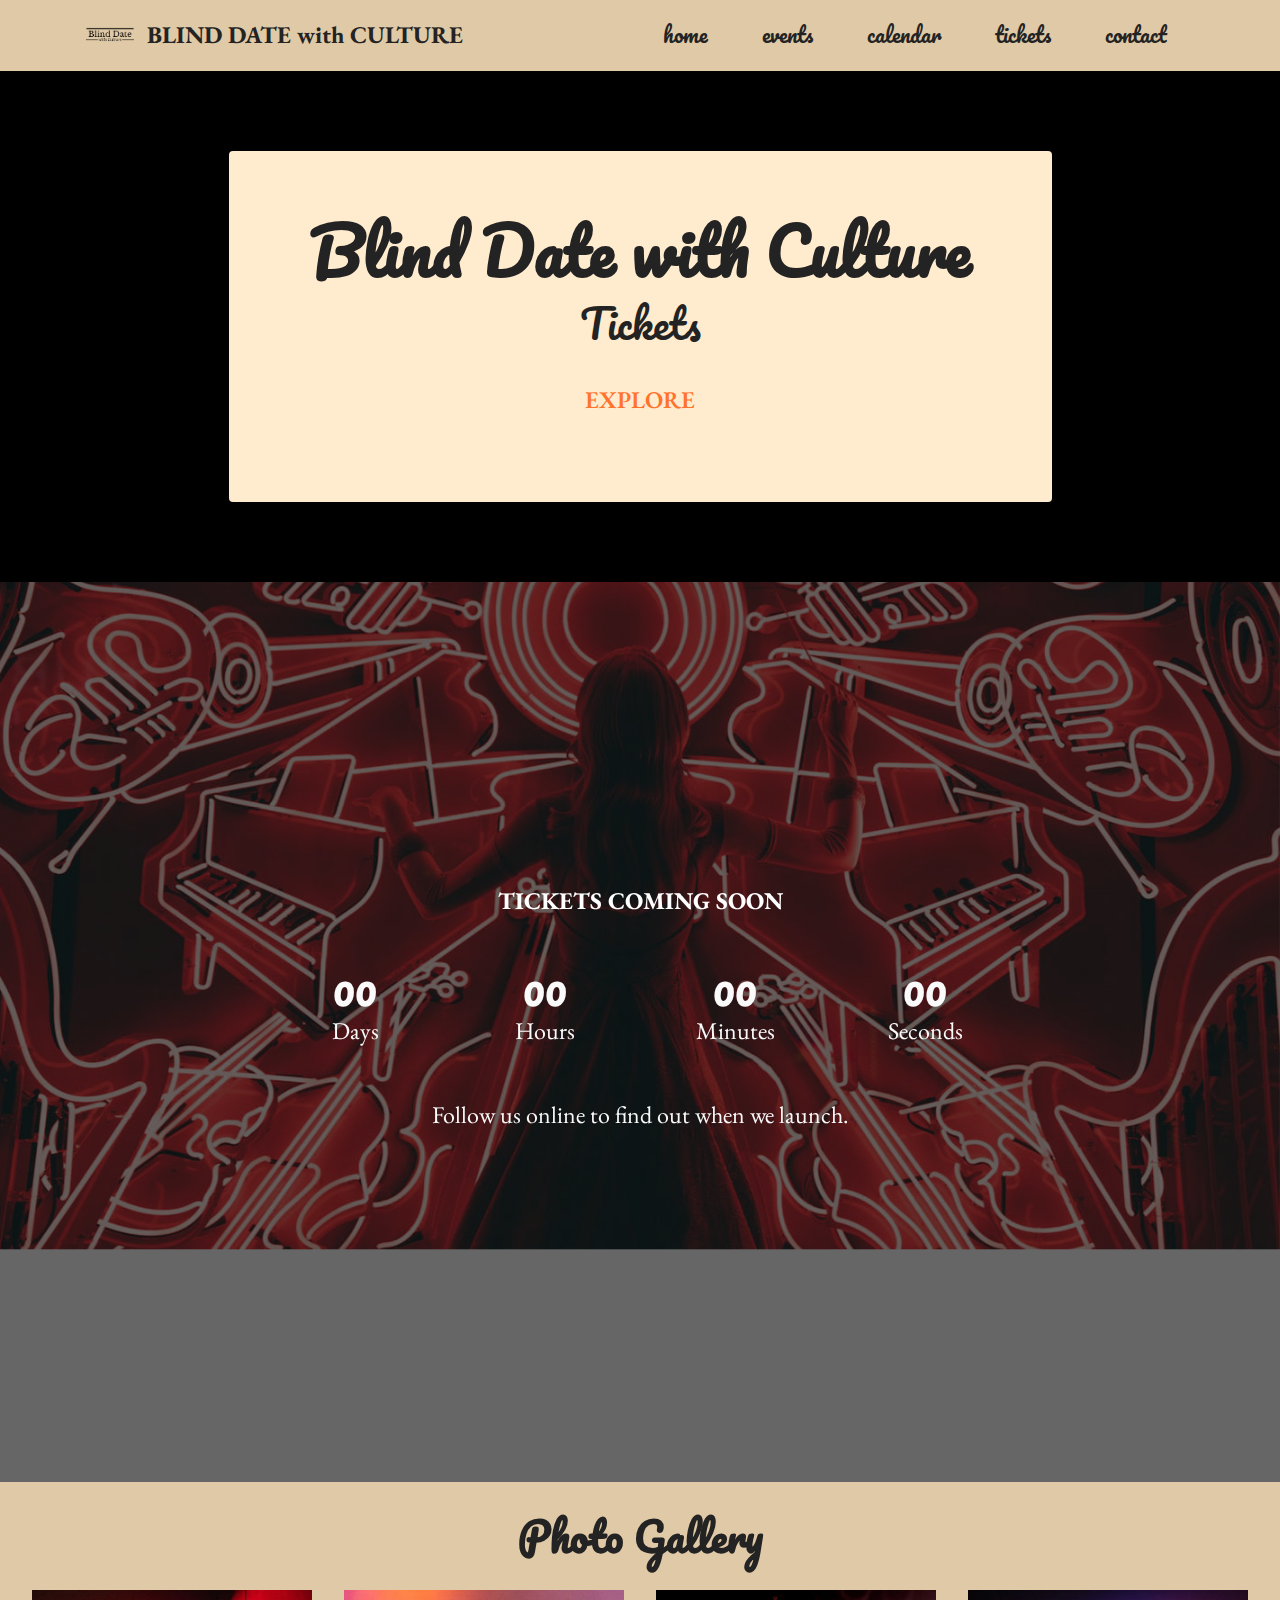
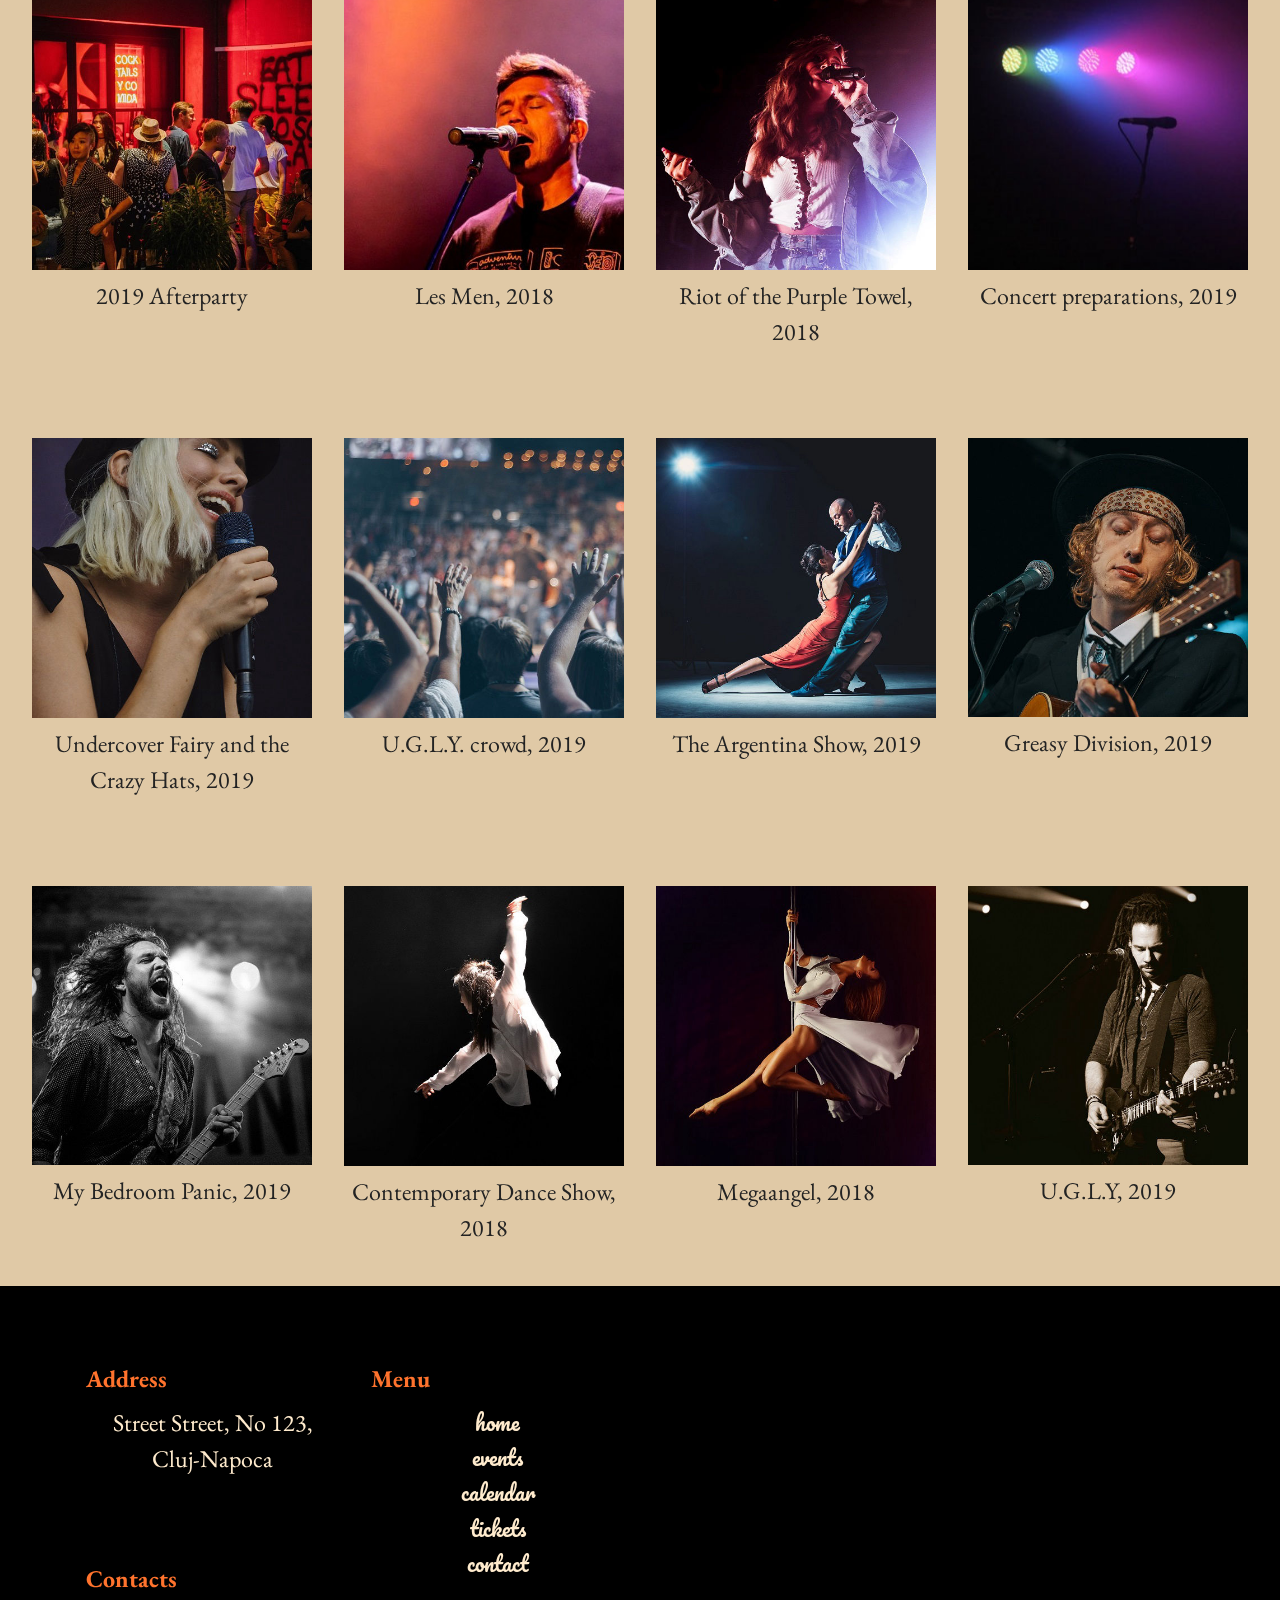
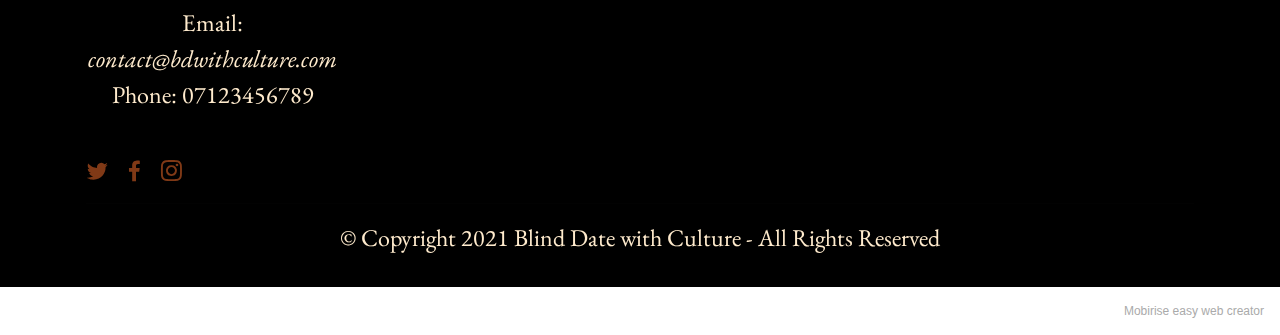
<file: page3.html>
<!DOCTYPE html>
<html  >
<head>
  <!-- Site made with Mobirise Website Builder v5.5.2, https://mobirise.com -->
  <meta charset="UTF-8">
  <meta http-equiv="X-UA-Compatible" content="IE=edge">
  <meta name="generator" content="Mobirise v5.5.2, mobirise.com">
  <meta name="viewport" content="width=device-width, initial-scale=1, minimum-scale=1">
  <link rel="shortcut icon" href="assets/images/logo-1-121x121.png" type="image/x-icon">
  <meta name="description" content="">
  
  
  <title>Tickets</title>
  <link rel="stylesheet" href="assets/web/assets/mobirise-icons2/mobirise2.css">
  <link rel="stylesheet" href="assets/bootstrap/css/bootstrap.min.css">
  <link rel="stylesheet" href="assets/bootstrap/css/bootstrap-grid.min.css">
  <link rel="stylesheet" href="assets/bootstrap/css/bootstrap-reboot.min.css">
  <link rel="stylesheet" href="assets/parallax/jarallax.css">
  <link rel="stylesheet" href="assets/dropdown/css/style.css">
  <link rel="stylesheet" href="assets/socicon/css/styles.css">
  <link rel="stylesheet" href="assets/theme/css/style.css">
  <link rel="preload" href="https://fonts.googleapis.com/css?family=Pacifico:400&display=swap" as="style" onload="this.onload=null;this.rel='stylesheet'">
  <noscript><link rel="stylesheet" href="https://fonts.googleapis.com/css?family=Pacifico:400&display=swap"></noscript>
  <link rel="preload" href="https://fonts.googleapis.com/css?family=EB+Garamond:400,500,600,700,800,400i,500i,600i,700i,800i&display=swap" as="style" onload="this.onload=null;this.rel='stylesheet'">
  <noscript><link rel="stylesheet" href="https://fonts.googleapis.com/css?family=EB+Garamond:400,500,600,700,800,400i,500i,600i,700i,800i&display=swap"></noscript>
  <link rel="preload" as="style" href="assets/mobirise/css/mbr-additional.css"><link rel="stylesheet" href="assets/mobirise/css/mbr-additional.css" type="text/css">
  
  
  
  
</head>
<body>
  
  <section data-bs-version="5.1" class="menu menu1 cid-sRpoLdlYib" once="menu" id="menu1-2v">
    

    <nav class="navbar navbar-dropdown navbar-expand-lg">
        <div class="container">
            <div class="navbar-brand">
                <span class="navbar-logo">
                    
                        <img src="assets/images/logo-1-121x121.png" alt="blind date with culture logo" style="height: 3rem;">
                    
                </span>
                <span class="navbar-caption-wrap"><a class="navbar-caption text-black text-primary display-7" href="index.html">BLIND DATE with CULTURE</a></span>
            </div>
            <button class="navbar-toggler" type="button" data-toggle="collapse" data-bs-toggle="collapse" data-target="#navbarSupportedContent" data-bs-target="#navbarSupportedContent" aria-controls="navbarNavAltMarkup" aria-expanded="false" aria-label="Toggle navigation">
                <div class="hamburger">
                    <span></span>
                    <span></span>
                    <span></span>
                    <span></span>
                </div>
            </button>
            <div class="collapse navbar-collapse" id="navbarSupportedContent">
                <ul class="navbar-nav nav-dropdown nav-right" data-app-modern-menu="true"><li class="nav-item"><a class="nav-link link text-black text-primary display-4" href="index.html">home</a></li>
                    <li class="nav-item"><a class="nav-link link text-black text-primary display-4" href="page1.html">events</a></li>
                    <li class="nav-item"><a class="nav-link link text-black text-primary display-4" href="page2.html">calendar</a>
                    </li><li class="nav-item"><a class="nav-link link text-black text-primary display-4" href="page3.html">tickets</a></li><li class="nav-item"><a class="nav-link link text-black text-primary display-4" href="page4.html">contact</a></li></ul>
                
                
            </div>
        </div>
    </nav>
</section>

<section data-bs-version="5.1" class="header12 cid-sRq3pBxXrK" id="header12-38">

    

    
    <div class="container">
        <div class="row justify-content-center">
            <div class="card col-12 col-md-12 col-lg-9">
                <div class="card-wrapper">
                    <div class="card-box align-center">
                        <h1 class="card-title mbr-fonts-style mb-3 display-1">
                            <strong>Blind Date with Culture</strong></h1>
                        <p class="mbr-text mbr-fonts-style display-2">Tickets</p>
                        <div class="mbr-section-btn mt-3"><a class="btn btn-secondary-outline display-7" href="page3.html#countdown4-37">EXPLORE</a></div>
                    </div>
                </div>
            </div>
        </div>
    </div>
</section>

<section data-bs-version="5.1" class="countdown4 cid-sRq0v7InLk mbr-fullscreen mbr-parallax-background" id="countdown4-37">
    
    <div class="mbr-overlay" style="opacity: 0.6; background-color: rgb(0, 0, 0);">
    </div>
    <div class="container">
        <div class="row justify-content-center">
            <div class="col-lg-8">
                <h3 class="mbr-section-title mb-5 align-center mbr-fonts-style display-7"><strong>TICKETS COMING SOON</strong></h3>
                
                <div class="countdown-cont align-center mb-5">
                    <div class="daysCountdown col-xs-3 col-sm-3 col-md-3" title="Days"></div>
                    <div class="hoursCountdown col-xs-3 col-sm-3 col-md-3" title="Hours"></div>
                    <div class="minutesCountdown col-xs-3 col-sm-3 col-md-3" title="Minutes"></div>
                    <div class="secondsCountdown col-xs-3 col-sm-3 col-md-3" title="Seconds"></div>
                    <div class="countdown" data-due-date="2022/09/12T12:00:00"></div>
                </div>
                <p class="mbr-text mb-5 align-center mbr-fonts-style display-7">
                    Follow us online to find out when we launch.
                </p>
                
                
            </div>
        </div>
    </div>
</section>

<section data-bs-version="5.1" class="gallery6 mbr-gallery cid-sU26K0u2UJ" id="gallery6-3p">
    

    

    <div class="container-fluid">
        <div class="mbr-section-head">
            <h3 class="mbr-section-title mbr-fonts-style align-center m-0 display-2"><strong>Photo Gallery</strong></h3>
            
        </div>
        <div class="row mbr-gallery mt-4">
            <div class="col-12 col-md-6 col-lg-3 item gallery-image">
                <div class="item-wrapper" data-toggle="modal" data-bs-toggle="modal" data-target="#sU2TTZLBBU-modal" data-bs-target="#sU2TTZLBBU-modal">
                    <img class="w-100" src="assets/images/audience6-500x500.jpg" alt="people crowded in a club" data-slide-to="0" data-bs-slide-to="0" data-target="#lb-sU2TTZLBBU" data-bs-target="#lb-sU2TTZLBBU">
                    <div class="icon-wrapper">
                        <span class="mobi-mbri mobi-mbri-search mbr-iconfont mbr-iconfont-btn"></span>
                    </div>
                </div>
                <h6 class="mbr-item-subtitle mbr-fonts-style align-center mb-2 mt-2 display-7">2019 Afterparty</h6>
            </div>
            <div class="col-12 col-md-6 col-lg-3 item gallery-image">
                <div class="item-wrapper" data-toggle="modal" data-bs-toggle="modal" data-target="#sU2TTZLBBU-modal" data-bs-target="#sU2TTZLBBU-modal">
                    <img class="w-100" src="assets/images/pexels-photo-1771308-500x500.jpeg" alt="man singing" data-slide-to="1" data-bs-slide-to="1" data-target="#lb-sU2TTZLBBU" data-bs-target="#lb-sU2TTZLBBU">
                    <div class="icon-wrapper">
                        <span class="mobi-mbri mobi-mbri-search mbr-iconfont mbr-iconfont-btn"></span>
                    </div>
                </div>
                <h6 class="mbr-item-subtitle mbr-fonts-style align-center mb-2 mt-2 display-7">Les Men, 2018</h6>
            </div>
            <div class="col-12 col-md-6 col-lg-3 item gallery-image">
                <div class="item-wrapper" data-toggle="modal" data-bs-toggle="modal" data-target="#sU2TTZLBBU-modal" data-bs-target="#sU2TTZLBBU-modal">
                    <img class="w-100" src="assets/images/pexels-photo-1699161-500x500.jpg" alt="woman singing" data-slide-to="2" data-bs-slide-to="2" data-target="#lb-sU2TTZLBBU" data-bs-target="#lb-sU2TTZLBBU">
                    <div class="icon-wrapper">
                        <span class="mobi-mbri mobi-mbri-search mbr-iconfont mbr-iconfont-btn"></span>
                    </div>
                </div>
                <h6 class="mbr-item-subtitle mbr-fonts-style align-center mb-2 mt-2 display-7">Riot of the Purple Towel, 2018</h6>
            </div>
            <div class="col-12 col-md-6 col-lg-3 item gallery-image">
                <div class="item-wrapper" data-toggle="modal" data-bs-toggle="modal" data-target="#sU2TTZLBBU-modal" data-bs-target="#sU2TTZLBBU-modal">
                    <img class="w-100" src="assets/images/artist-musician7-518x345.jpeg" alt="mic and lights" data-slide-to="3" data-bs-slide-to="3" data-target="#lb-sU2TTZLBBU" data-bs-target="#lb-sU2TTZLBBU">
                    <div class="icon-wrapper">
                        <span class="mobi-mbri mobi-mbri-search mbr-iconfont mbr-iconfont-btn"></span>
                    </div>
                </div>
                <h6 class="mbr-item-subtitle mbr-fonts-style align-center mb-2 mt-2 display-7">Concert preparations, 2019</h6>
            </div>
        </div>

        <div class="modal mbr-slider" tabindex="-1" role="dialog" aria-hidden="true" id="sU2TTZLBBU-modal">
            <div class="modal-dialog" role="document">
                <div class="modal-content">
                    <div class="modal-body">
                        <div class="carousel slide" id="lb-sU2TTZLBBU" data-interval="5000" data-bs-interval="5000">
                            <div class="carousel-inner">
                                <div class="carousel-item active">
                                    <img class="d-block w-100" src="assets/images/audience6-500x500.jpg" alt="">
                                </div>
                                <div class="carousel-item">
                                    <img class="d-block w-100" src="assets/images/pexels-photo-1771308-500x500.jpeg" alt="">
                                </div>
                                <div class="carousel-item">
                                    <img class="d-block w-100" src="assets/images/pexels-photo-1699161-500x500.jpg" alt="">
                                </div>
                                <div class="carousel-item">
                                    <img class="d-block w-100" src="assets/images/artist-musician7-518x345.jpeg" alt="">
                                </div>
                            </div>
                            <ol class="carousel-indicators">
                                <li data-slide-to="0" data-bs-slide-to="0" class="active" data-target="#lb-sU2TTZLBBU" data-bs-target="#lb-sU2TTZLBBU"></li>
                                <li data-slide-to="1" data-bs-slide-to="1" data-target="#lb-sU2TTZLBBU" data-bs-target="#lb-sU2TTZLBBU"></li>
                                <li data-slide-to="2" data-bs-slide-to="2" data-target="#lb-sU2TTZLBBU" data-bs-target="#lb-sU2TTZLBBU"></li>
                                <li data-slide-to="3" data-bs-slide-to="3" data-target="#lb-sU2TTZLBBU" data-bs-target="#lb-sU2TTZLBBU"></li>
                            </ol>
                            <a role="button" href="" class="close" data-dismiss="modal" data-bs-dismiss="modal" aria-label="Close">
                            </a>
                            <a class="carousel-control-prev carousel-control" role="button" data-slide="prev" data-bs-slide="prev" href="#lb-sU2TTZLBBU">
                                <span class="mobi-mbri mobi-mbri-arrow-prev" aria-hidden="true"></span>
                                <span class="sr-only visually-hidden">Previous</span>
                            </a>
                            <a class="carousel-control-next carousel-control" role="button" data-slide="next" data-bs-slide="next" href="#lb-sU2TTZLBBU">
                                <span class="mobi-mbri mobi-mbri-arrow-next" aria-hidden="true"></span>
                                <span class="sr-only visually-hidden">Next</span>
                            </a>
                        </div>
                    </div>
                </div>
            </div>
        </div>
    </div>
</section>

<section data-bs-version="5.1" class="gallery6 mbr-gallery cid-sU26IiDBe6" id="gallery6-3n">
    

    

    <div class="container-fluid">
        
        <div class="row mbr-gallery mt-4">
            <div class="col-12 col-md-6 col-lg-3 item gallery-image">
                <div class="item-wrapper" data-toggle="modal" data-bs-toggle="modal" data-target="#sU2TU0beHW-modal" data-bs-target="#sU2TU0beHW-modal">
                    <img class="w-100" src="assets/images/artist-band2-500x500.jpg" alt="woman singing" data-slide-to="0" data-bs-slide-to="0" data-target="#lb-sU2TU0beHW" data-bs-target="#lb-sU2TU0beHW">
                    <div class="icon-wrapper">
                        <span class="mobi-mbri mobi-mbri-search mbr-iconfont mbr-iconfont-btn"></span>
                    </div>
                </div>
                <h6 class="mbr-item-subtitle mbr-fonts-style align-center mb-2 mt-2 display-7">Undercover Fairy and the Crazy Hats, 2019</h6>
            </div>
            <div class="col-12 col-md-6 col-lg-3 item gallery-image">
                <div class="item-wrapper" data-toggle="modal" data-bs-toggle="modal" data-target="#sU2TU0beHW-modal" data-bs-target="#sU2TU0beHW-modal">
                    <img class="w-100" src="assets/images/pexels-photo-976866-500x500.jpg" alt="crowd at concert on arena" data-slide-to="1" data-bs-slide-to="1" data-target="#lb-sU2TU0beHW" data-bs-target="#lb-sU2TU0beHW">
                    <div class="icon-wrapper">
                        <span class="mobi-mbri mobi-mbri-search mbr-iconfont mbr-iconfont-btn"></span>
                    </div>
                </div>
                <h6 class="mbr-item-subtitle mbr-fonts-style align-center mb-2 mt-2 display-7">U.G.L.Y. crowd, 2019</h6>
            </div>
            <div class="col-12 col-md-6 col-lg-3 item gallery-image">
                <div class="item-wrapper" data-toggle="modal" data-bs-toggle="modal" data-target="#sU2TU0beHW-modal" data-bs-target="#sU2TU0beHW-modal">
                    <img class="w-100" src="assets/images/pexels-photo-2188012-500x500.jpg" alt="two people dancing tango" data-slide-to="2" data-bs-slide-to="2" data-target="#lb-sU2TU0beHW" data-bs-target="#lb-sU2TU0beHW">
                    <div class="icon-wrapper">
                        <span class="mobi-mbri mobi-mbri-search mbr-iconfont mbr-iconfont-btn"></span>
                    </div>
                </div>
                <h6 class="mbr-item-subtitle mbr-fonts-style align-center mb-2 mt-2 display-7">The Argentina Show, 2019</h6>
            </div>
            <div class="col-12 col-md-6 col-lg-3 item gallery-image">
                <div class="item-wrapper" data-toggle="modal" data-bs-toggle="modal" data-target="#sU2TU0beHW-modal" data-bs-target="#sU2TU0beHW-modal">
                    <img class="w-100" src="assets/images/artist-musician3-500x499.jpg" alt="man with bandana and hat singing and playing the guitar" data-slide-to="3" data-bs-slide-to="3" data-target="#lb-sU2TU0beHW" data-bs-target="#lb-sU2TU0beHW">
                    <div class="icon-wrapper">
                        <span class="mobi-mbri mobi-mbri-search mbr-iconfont mbr-iconfont-btn"></span>
                    </div>
                </div>
                <h6 class="mbr-item-subtitle mbr-fonts-style align-center mb-2 mt-2 display-7">Greasy Division, 2019</h6>
            </div>
        </div>

        <div class="modal mbr-slider" tabindex="-1" role="dialog" aria-hidden="true" id="sU2TU0beHW-modal">
            <div class="modal-dialog" role="document">
                <div class="modal-content">
                    <div class="modal-body">
                        <div class="carousel slide" id="lb-sU2TU0beHW" data-interval="5000" data-bs-interval="5000">
                            <div class="carousel-inner">
                                <div class="carousel-item active">
                                    <img class="d-block w-100" src="assets/images/artist-band2-500x500.jpg" alt="">
                                </div>
                                <div class="carousel-item">
                                    <img class="d-block w-100" src="assets/images/pexels-photo-976866-500x500.jpg" alt="">
                                </div>
                                <div class="carousel-item">
                                    <img class="d-block w-100" src="assets/images/pexels-photo-2188012-500x500.jpg" alt="">
                                </div>
                                <div class="carousel-item">
                                    <img class="d-block w-100" src="assets/images/artist-musician3-500x499.jpg" alt="">
                                </div>
                            </div>
                            <ol class="carousel-indicators">
                                <li data-slide-to="0" data-bs-slide-to="0" class="active" data-target="#lb-sU2TU0beHW" data-bs-target="#lb-sU2TU0beHW"></li>
                                <li data-slide-to="1" data-bs-slide-to="1" data-target="#lb-sU2TU0beHW" data-bs-target="#lb-sU2TU0beHW"></li>
                                <li data-slide-to="2" data-bs-slide-to="2" data-target="#lb-sU2TU0beHW" data-bs-target="#lb-sU2TU0beHW"></li>
                                <li data-slide-to="3" data-bs-slide-to="3" data-target="#lb-sU2TU0beHW" data-bs-target="#lb-sU2TU0beHW"></li>
                            </ol>
                            <a role="button" href="" class="close" data-dismiss="modal" data-bs-dismiss="modal" aria-label="Close">
                            </a>
                            <a class="carousel-control-prev carousel-control" role="button" data-slide="prev" data-bs-slide="prev" href="#lb-sU2TU0beHW">
                                <span class="mobi-mbri mobi-mbri-arrow-prev" aria-hidden="true"></span>
                                <span class="sr-only visually-hidden">Previous</span>
                            </a>
                            <a class="carousel-control-next carousel-control" role="button" data-slide="next" data-bs-slide="next" href="#lb-sU2TU0beHW">
                                <span class="mobi-mbri mobi-mbri-arrow-next" aria-hidden="true"></span>
                                <span class="sr-only visually-hidden">Next</span>
                            </a>
                        </div>
                    </div>
                </div>
            </div>
        </div>
    </div>
</section>

<section data-bs-version="5.1" class="gallery6 mbr-gallery cid-sU26JnmcpY" id="gallery6-3o">
    

    

    <div class="container-fluid">
        
        <div class="row mbr-gallery mt-4">
            <div class="col-12 col-md-6 col-lg-3 item gallery-image">
                <div class="item-wrapper" data-toggle="modal" data-bs-toggle="modal" data-target="#sU2TU0zZ8B-modal" data-bs-target="#sU2TU0zZ8B-modal">
                    <img class="w-100" src="assets/images/artist-band1-500x499.jpg" alt="black and white photo of man with long hair screaming and playing the guitar" data-slide-to="0" data-bs-slide-to="0" data-target="#lb-sU2TU0zZ8B" data-bs-target="#lb-sU2TU0zZ8B">
                    <div class="icon-wrapper">
                        <span class="mobi-mbri mobi-mbri-search mbr-iconfont mbr-iconfont-btn"></span>
                    </div>
                </div>
                <h6 class="mbr-item-subtitle mbr-fonts-style align-center mb-2 mt-2 display-7">My Bedroom Panic, 2019</h6>
            </div>
            <div class="col-12 col-md-6 col-lg-3 item gallery-image">
                <div class="item-wrapper" data-toggle="modal" data-bs-toggle="modal" data-target="#sU2TU0zZ8B-modal" data-bs-target="#sU2TU0zZ8B-modal">
                    <img class="w-100" src="assets/images/artist-dance-500x500.jpg" alt="woman dancing contemporary dance on stage" data-slide-to="1" data-bs-slide-to="1" data-target="#lb-sU2TU0zZ8B" data-bs-target="#lb-sU2TU0zZ8B">
                    <div class="icon-wrapper">
                        <span class="mobi-mbri mobi-mbri-search mbr-iconfont mbr-iconfont-btn"></span>
                    </div>
                </div>
                <h6 class="mbr-item-subtitle mbr-fonts-style align-center mb-2 mt-2 display-7">Contemporary Dance Show, 2018</h6>
            </div>
            <div class="col-12 col-md-6 col-lg-3 item gallery-image">
                <div class="item-wrapper" data-toggle="modal" data-bs-toggle="modal" data-target="#sU2TU0zZ8B-modal" data-bs-target="#sU2TU0zZ8B-modal">
                    <img class="w-100" src="assets/images/pylon-flight-girl-model-163497-500x500.jpg" alt="woman pole dancing " data-slide-to="2" data-bs-slide-to="2" data-target="#lb-sU2TU0zZ8B" data-bs-target="#lb-sU2TU0zZ8B">
                    <div class="icon-wrapper">
                        <span class="mobi-mbri mobi-mbri-search mbr-iconfont mbr-iconfont-btn"></span>
                    </div>
                </div>
                <h6 class="mbr-item-subtitle mbr-fonts-style align-center mb-2 mt-2 display-7">Megaangel, 2018</h6>
            </div>
            <div class="col-12 col-md-6 col-lg-3 item gallery-image">
                <div class="item-wrapper" data-toggle="modal" data-bs-toggle="modal" data-target="#sU2TU0zZ8B-modal" data-bs-target="#sU2TU0zZ8B-modal">
                    <img class="w-100" src="assets/images/artist-band-500x499.jpg" alt="man singing and playing the guitar on stage" data-slide-to="3" data-bs-slide-to="3" data-target="#lb-sU2TU0zZ8B" data-bs-target="#lb-sU2TU0zZ8B">
                    <div class="icon-wrapper">
                        <span class="mobi-mbri mobi-mbri-search mbr-iconfont mbr-iconfont-btn"></span>
                    </div>
                </div>
                <h6 class="mbr-item-subtitle mbr-fonts-style align-center mb-2 mt-2 display-7">U.G.L.Y, 2019</h6>
            </div>
        </div>

        <div class="modal mbr-slider" tabindex="-1" role="dialog" aria-hidden="true" id="sU2TU0zZ8B-modal">
            <div class="modal-dialog" role="document">
                <div class="modal-content">
                    <div class="modal-body">
                        <div class="carousel slide" id="lb-sU2TU0zZ8B" data-interval="5000" data-bs-interval="5000">
                            <div class="carousel-inner">
                                <div class="carousel-item active">
                                    <img class="d-block w-100" src="assets/images/artist-band1-500x499.jpg" alt="">
                                </div>
                                <div class="carousel-item">
                                    <img class="d-block w-100" src="assets/images/artist-dance-500x500.jpg" alt="">
                                </div>
                                <div class="carousel-item">
                                    <img class="d-block w-100" src="assets/images/pylon-flight-girl-model-163497-500x500.jpg" alt="">
                                </div>
                                <div class="carousel-item">
                                    <img class="d-block w-100" src="assets/images/artist-band-500x499.jpg" alt="">
                                </div>
                            </div>
                            <ol class="carousel-indicators">
                                <li data-slide-to="0" data-bs-slide-to="0" class="active" data-target="#lb-sU2TU0zZ8B" data-bs-target="#lb-sU2TU0zZ8B"></li>
                                <li data-slide-to="1" data-bs-slide-to="1" data-target="#lb-sU2TU0zZ8B" data-bs-target="#lb-sU2TU0zZ8B"></li>
                                <li data-slide-to="2" data-bs-slide-to="2" data-target="#lb-sU2TU0zZ8B" data-bs-target="#lb-sU2TU0zZ8B"></li>
                                <li data-slide-to="3" data-bs-slide-to="3" data-target="#lb-sU2TU0zZ8B" data-bs-target="#lb-sU2TU0zZ8B"></li>
                            </ol>
                            <a role="button" href="" class="close" data-dismiss="modal" data-bs-dismiss="modal" aria-label="Close">
                            </a>
                            <a class="carousel-control-prev carousel-control" role="button" data-slide="prev" data-bs-slide="prev" href="#lb-sU2TU0zZ8B">
                                <span class="mobi-mbri mobi-mbri-arrow-prev" aria-hidden="true"></span>
                                <span class="sr-only visually-hidden">Previous</span>
                            </a>
                            <a class="carousel-control-next carousel-control" role="button" data-slide="next" data-bs-slide="next" href="#lb-sU2TU0zZ8B">
                                <span class="mobi-mbri mobi-mbri-arrow-next" aria-hidden="true"></span>
                                <span class="sr-only visually-hidden">Next</span>
                            </a>
                        </div>
                    </div>
                </div>
            </div>
        </div>
    </div>
</section>

<section data-bs-version="5.1" class="footer6 cid-sU2f1iVvLM" once="footers" id="footer6-3s">

    

    

    <div class="container">
        <div class="row content mbr-white">
            <div class="col-12 col-md-3 mbr-fonts-style display-7">
                <h5 class="mbr-section-subtitle mbr-fonts-style mb-2 display-7">
                    <strong>Address</strong>
                </h5>
                <p class="mbr-text mbr-fonts-style display-7">Street Street, No 123, <br>Cluj-Napoca</p> <br>
                <h5 class="mbr-section-subtitle mbr-fonts-style mb-2 mt-4 display-7">
                    <strong>Contacts</strong>
                </h5>
                <p class="mbr-text mbr-fonts-style mb-4 display-7">
                    Email:<br><em>contact@bdwithculture.com <br></em>
                    Phone: 07123456789</p>
            </div>
            <div class="col-12 col-md-3 mbr-fonts-style display-7">
                <h5 class="mbr-section-subtitle mbr-fonts-style mb-2 display-7">
                    <strong>Menu</strong></h5>
                <ul class="list mbr-fonts-style mb-4 display-4">
                    <li class="mbr-text item-wrap"><a href="index.html" class="text-info">home</a></li><li class="mbr-text item-wrap"><a href="page1.html" class="text-info">events</a></li><li class="mbr-text item-wrap"><a href="page2.html" class="text-info">calendar</a></li><li class="mbr-text item-wrap"><a href="page3.html" class="text-info">tickets</a></li><li class="mbr-text item-wrap"><a href="page4.html" class="text-info">contact</a></li>
                </ul>
                <h5 class="mbr-section-subtitle mbr-fonts-style mb-2 mt-5 display-7"></h5>
                <p class="mbr-text mbr-fonts-style mb-4 display-7"></p>
            </div>
            <div class="col-12 col-md-6">
                <div class="google-map"><iframe frameborder="0" style="border:0" src="https://www.google.com/maps/embed/v1/place?key=AIzaSyCZI5F_k6S1k46ujh0SNrapM89f7mJxd30&amp;q=Cluj-Napoca" allowfullscreen=""></iframe></div>
            </div>
            <div class="col-md-6">
                <div class="social-list align-left">
                    <div class="soc-item">
                        <a href="https://twitter.com/" target="_blank">
                            <span class="mbr-iconfont mbr-iconfont-social socicon-twitter socicon" style="color: rgb(255, 115, 45); fill: rgb(255, 115, 45);"></span>
                        </a>
                    </div>
                    <div class="soc-item">
                        <a href="https://www.facebook.com/" target="_blank">
                            <span class="mbr-iconfont mbr-iconfont-social socicon-facebook socicon" style="color: rgb(255, 115, 45); fill: rgb(255, 115, 45);"></span>
                        </a>
                    </div>
                    <div class="soc-item">
                        <a href="https://www.instagram.com/" target="_blank">
                            <span class="mbr-iconfont mbr-iconfont-social socicon-instagram socicon" style="color: rgb(255, 115, 45); fill: rgb(255, 115, 45);"></span>
                        </a>
                    </div>
                    
                    
                    
                </div>
            </div>
        </div>
        <div class="footer-lower">
            <div class="media-container-row">
                <div class="col-sm-12">
                    <hr>
                </div>
            </div>
            <div class="col-sm-12 copyright pl-0">
                <p class="mbr-text mbr-fonts-style mbr-white display-7">
                    © Copyright 2021 Blind Date with Culture - All Rights Reserved
                </p>
            </div>
        </div>
    </div>
</section><section style="background-color: #fff; font-family: -apple-system, BlinkMacSystemFont, 'Segoe UI', 'Roboto', 'Helvetica Neue', Arial, sans-serif; color:#aaa; font-size:12px; padding: 0; align-items: center; display: flex;"><a href="https://mobirise.site/d" style="flex: 1 1; height: 3rem; padding-left: 1rem;"></a><p style="flex: 0 0 auto; margin:0; padding-right:1rem;"><a href="https://mobirise.site" style="color:#aaa;">Mobirise</a> easy web creator</p></section><script src="assets/bootstrap/js/bootstrap.bundle.min.js"></script>  <script src="assets/parallax/jarallax.js"></script>  <script src="assets/smoothscroll/smooth-scroll.js"></script>  <script src="assets/ytplayer/index.js"></script>  <script src="assets/dropdown/js/navbar-dropdown.js"></script>  <script src="assets/countdown/countdown.js"></script>  <script src="assets/theme/js/script.js"></script>  
  
  
</body>
</html>
</file>
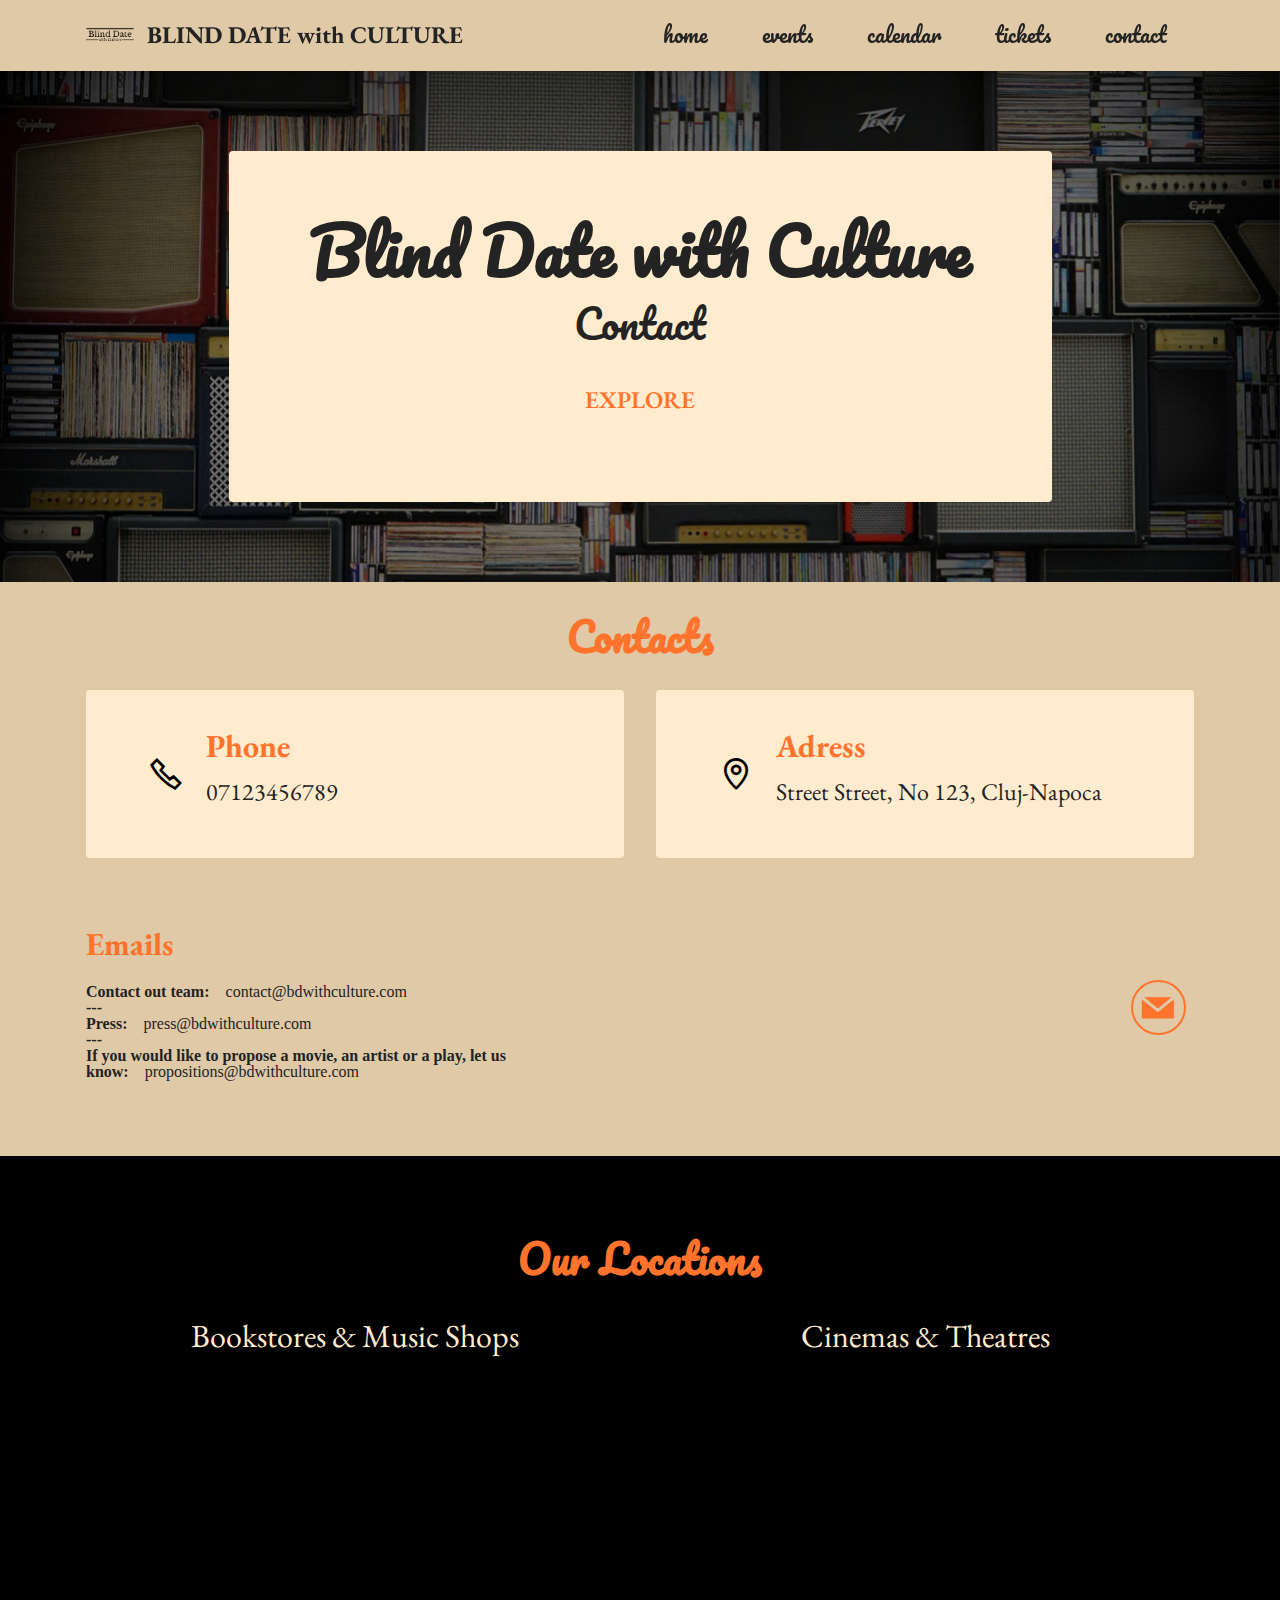
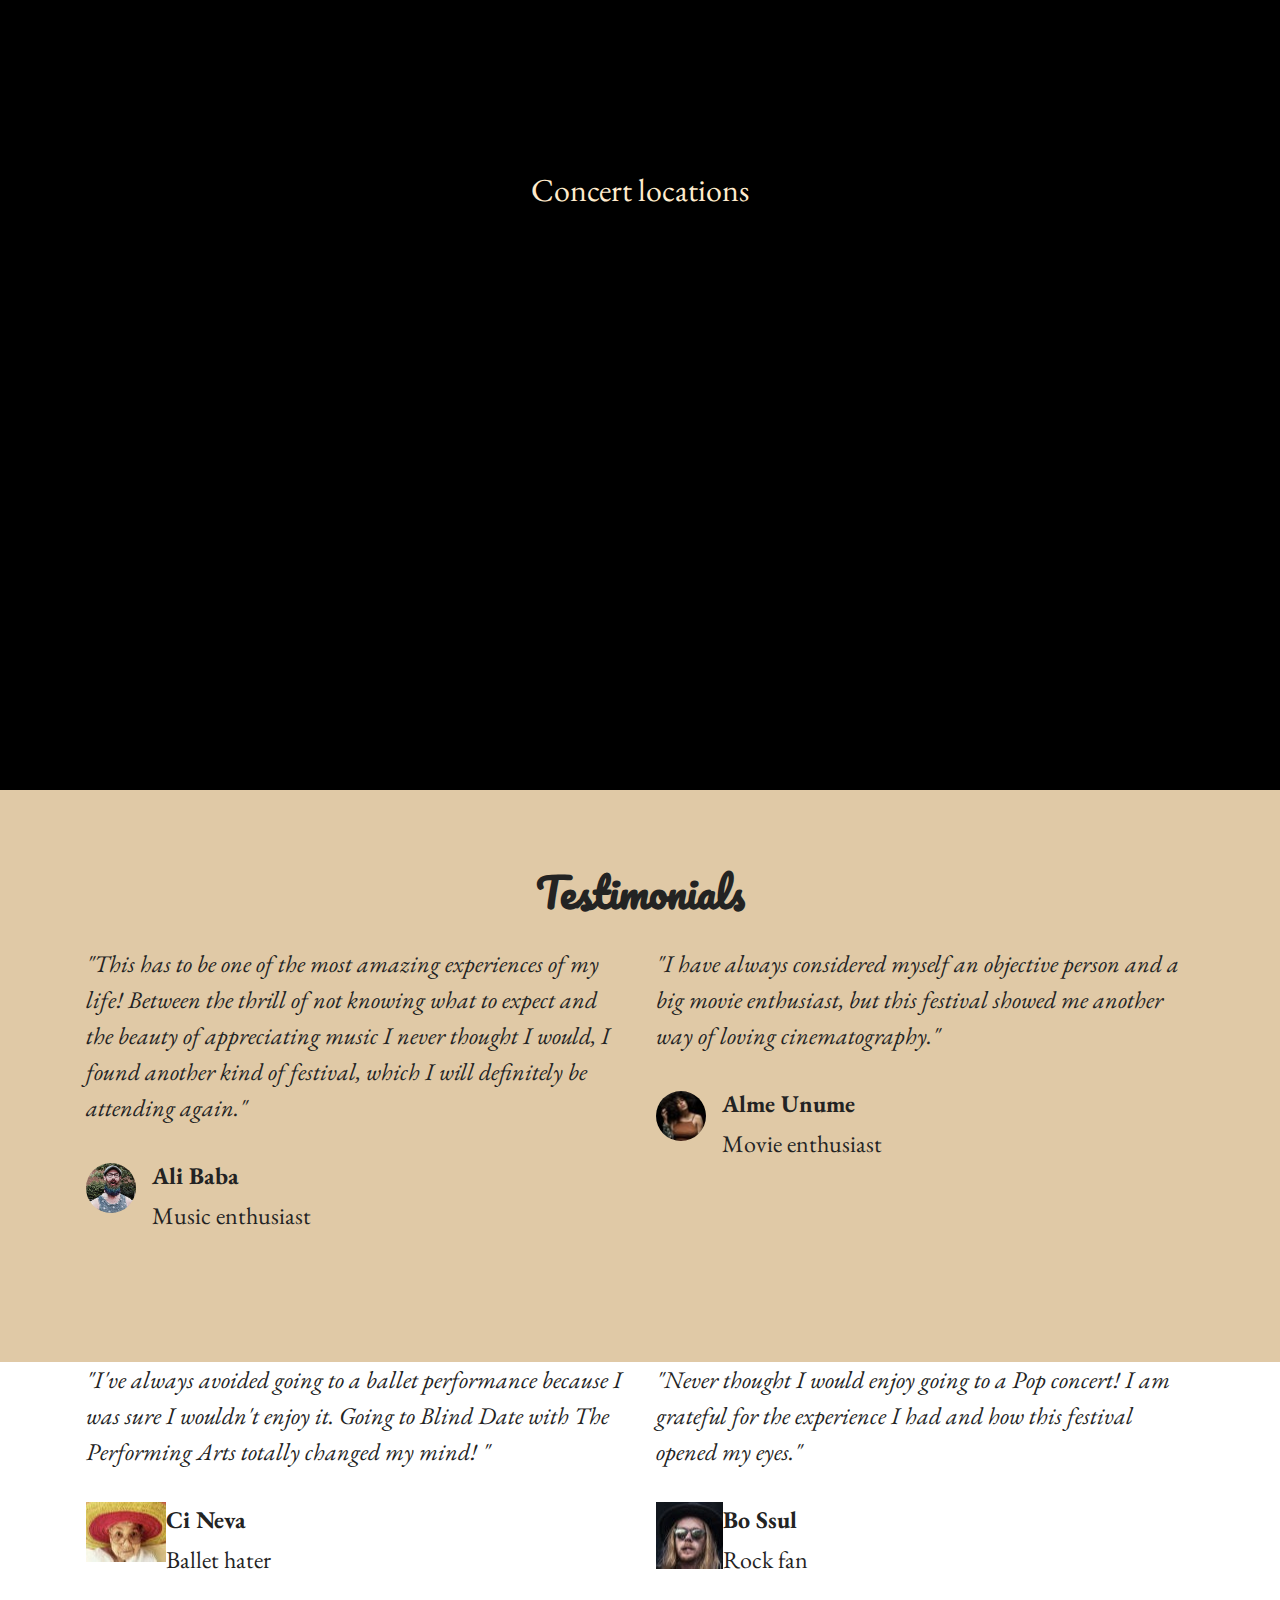
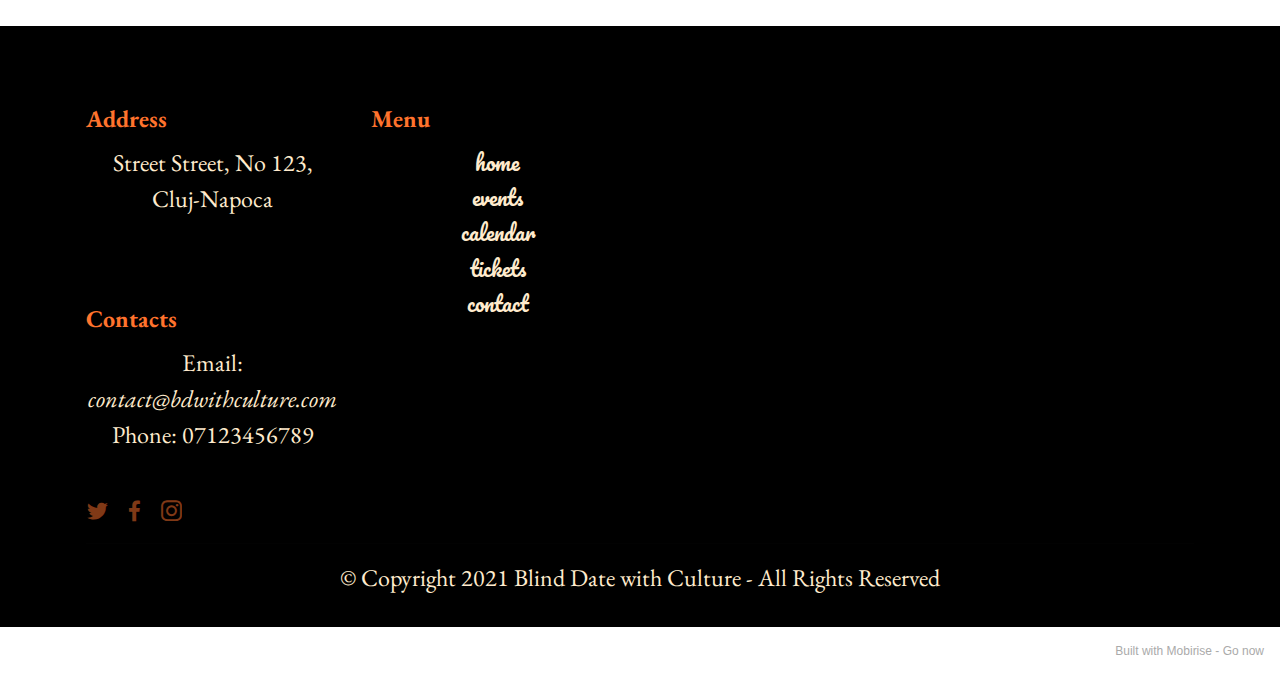
<file: page4.html>
<!DOCTYPE html>
<html  >
<head>
  <!-- Site made with Mobirise Website Builder v5.5.2, https://mobirise.com -->
  <meta charset="UTF-8">
  <meta http-equiv="X-UA-Compatible" content="IE=edge">
  <meta name="generator" content="Mobirise v5.5.2, mobirise.com">
  <meta name="viewport" content="width=device-width, initial-scale=1, minimum-scale=1">
  <link rel="shortcut icon" href="assets/images/logo-1-121x121.png" type="image/x-icon">
  <meta name="description" content="">
  
  
  <title>Contact</title>
  <link rel="stylesheet" href="assets/web/assets/mobirise-icons2/mobirise2.css">
  <link rel="stylesheet" href="assets/bootstrap/css/bootstrap.min.css">
  <link rel="stylesheet" href="assets/bootstrap/css/bootstrap-grid.min.css">
  <link rel="stylesheet" href="assets/bootstrap/css/bootstrap-reboot.min.css">
  <link rel="stylesheet" href="assets/parallax/jarallax.css">
  <link rel="stylesheet" href="assets/dropdown/css/style.css">
  <link rel="stylesheet" href="assets/socicon/css/styles.css">
  <link rel="stylesheet" href="assets/theme/css/style.css">
  <link rel="preload" href="https://fonts.googleapis.com/css?family=Pacifico:400&display=swap" as="style" onload="this.onload=null;this.rel='stylesheet'">
  <noscript><link rel="stylesheet" href="https://fonts.googleapis.com/css?family=Pacifico:400&display=swap"></noscript>
  <link rel="preload" href="https://fonts.googleapis.com/css?family=EB+Garamond:400,500,600,700,800,400i,500i,600i,700i,800i&display=swap" as="style" onload="this.onload=null;this.rel='stylesheet'">
  <noscript><link rel="stylesheet" href="https://fonts.googleapis.com/css?family=EB+Garamond:400,500,600,700,800,400i,500i,600i,700i,800i&display=swap"></noscript>
  <link rel="preload" as="style" href="assets/mobirise/css/mbr-additional.css"><link rel="stylesheet" href="assets/mobirise/css/mbr-additional.css" type="text/css">
  
  
  
  
</head>
<body>
  
  <section data-bs-version="5.1" class="menu menu1 cid-sRpoLdlYib" once="menu" id="menu1-2v">
    

    <nav class="navbar navbar-dropdown navbar-expand-lg">
        <div class="container">
            <div class="navbar-brand">
                <span class="navbar-logo">
                    
                        <img src="assets/images/logo-1-121x121.png" alt="blind date with culture logo" style="height: 3rem;">
                    
                </span>
                <span class="navbar-caption-wrap"><a class="navbar-caption text-black text-primary display-7" href="index.html">BLIND DATE with CULTURE</a></span>
            </div>
            <button class="navbar-toggler" type="button" data-toggle="collapse" data-bs-toggle="collapse" data-target="#navbarSupportedContent" data-bs-target="#navbarSupportedContent" aria-controls="navbarNavAltMarkup" aria-expanded="false" aria-label="Toggle navigation">
                <div class="hamburger">
                    <span></span>
                    <span></span>
                    <span></span>
                    <span></span>
                </div>
            </button>
            <div class="collapse navbar-collapse" id="navbarSupportedContent">
                <ul class="navbar-nav nav-dropdown nav-right" data-app-modern-menu="true"><li class="nav-item"><a class="nav-link link text-black text-primary display-4" href="index.html">home</a></li>
                    <li class="nav-item"><a class="nav-link link text-black text-primary display-4" href="page1.html">events</a></li>
                    <li class="nav-item"><a class="nav-link link text-black text-primary display-4" href="page2.html">calendar</a>
                    </li><li class="nav-item"><a class="nav-link link text-black text-primary display-4" href="page3.html">tickets</a></li><li class="nav-item"><a class="nav-link link text-black text-primary display-4" href="page4.html">contact</a></li></ul>
                
                
            </div>
        </div>
    </nav>
</section>

<section data-bs-version="5.1" class="header12 cid-sRq5648RcR mbr-parallax-background" id="header12-39">

    

    <div class="mbr-overlay" style="opacity: 0.5; background-color: rgb(0, 0, 0);">
    </div>
    <div class="container">
        <div class="row justify-content-center">
            <div class="card col-12 col-md-12 col-lg-9">
                <div class="card-wrapper">
                    <div class="card-box align-center">
                        <h1 class="card-title mbr-fonts-style mb-3 display-1">
                            <strong>Blind Date with Culture</strong></h1>
                        <p class="mbr-text mbr-fonts-style display-2">Contact</p>
                        <div class="mbr-section-btn mt-3"><a class="btn btn-secondary-outline display-7" href="page4.html#contacts2-3c">EXPLORE</a></div>
                    </div>
                </div>
            </div>
        </div>
    </div>
</section>

<section data-bs-version="5.1" class="contacts2 cid-sRq7lmxxdj" id="contacts2-3c">
    <!---->
    
    
    <div class="container">
        <div class="mbr-section-head">
            <h3 class="mbr-section-title mbr-fonts-style align-center mb-0 display-2">
                <strong>Contacts</strong>
            </h3>
            
        </div>
        <div class="row justify-content-center mt-4">
            <div class="card col-12 col-md-6">
                <div class="card-wrapper">
                    <div class="image-wrapper">
                        <span class="mbr-iconfont mobi-mbri-phone mobi-mbri"></span>
                    </div>
                    <div class="text-wrapper">
                        <h6 class="card-title mbr-fonts-style mb-1 display-5">
                            <strong>Phone</strong>
                        </h6>
                        <p class="mbr-text mbr-fonts-style display-7">07123456789</p>
                    </div>
                </div>
            </div>
            <div class="card col-12 col-md-6">
                <div class="card-wrapper">
                    <div class="image-wrapper">
                        <span class="mbr-iconfont mobi-mbri-map-pin mobi-mbri"></span>
                    </div>
                    <div class="text-wrapper">
                        <h6 class="card-title mbr-fonts-style mb-1 display-5">
                            <strong>Adress</strong></h6>
                        <p class="mbr-text mbr-fonts-style display-7">
                            Street Street, No 123, Cluj-Napoca</p>
                    </div>
                </div>
            </div>
            
            
        </div>
    </div>
</section>

<section data-bs-version="5.1" class="contacts4 cid-sRqhmslbrf" id="contacts4-3i">

    

    

    <div class="container">
        <div class="row align-items-center justify-content-center">
            <div class="text-content col-12 col-md-6">
                <h2 class="mbr-section-title mbr-fonts-style display-5">
                    <strong>Emails</strong></h2>
                <p class="mbr-text mbr-fonts-style display-7"></p><p><strong>Contact out team:&nbsp;</strong>&nbsp;&nbsp;&nbsp;contact@bdwithculture.com
<br><strong>---
<br>Press:</strong>&nbsp;&nbsp;&nbsp;&nbsp;press@bdwithculture.com
<br><strong>---
<br>If you would like to propose a movie, an artist or a play, let us know:</strong>&nbsp;&nbsp;&nbsp;&nbsp;propositions@bdwithculture.com</p><p></p>
            </div>
            <div class="icons d-flex align-items-center col-12 col-md-6 justify-content-end mt-md-0 mt-2 flex-wrap">
                <a href="https://gmail.com" target="_blank">
                    <span class="mbr-iconfont mbr-iconfont-social socicon-mail socicon"></span>
                </a>
                
                
                
                
                
                
                
                
                
            </div>
        </div>
    </div>
    
</section>

<section data-bs-version="5.1" class="map3 cid-sRq62KZzri" id="map3-3b">
    
    
    
    

    <div class="container">
        <div class="row">
            <div class="col-12">
                <h3 class="mbr-section-title mb-4 align-center mbr-fonts-style display-2"><strong>Our Locations</strong></h3>
            </div>
            <div class="col-12 col-lg-6">
                <h4 class="mbr-section-subtitle mb-3 align-center mbr-fonts-style display-5">Bookstores &amp; Music Shops</h4>
                <div class="google-map"><iframe frameborder="0" style="border:0" src="https://www.google.com/maps/embed?pb=!1m58!1m12!1m3!1d2732.788109856897!2d23.58905176506301!3d46.769072903449114!2m3!1f0!2f0!3f0!3m2!1i1024!2i768!4f13.1!4m43!3e2!4m5!1s0x47490c27079ce8ed%3A0x5a69e5f32b361a9d!2sBookstory%2C%20Bulevardul%20Eroilor%208%2C%20Cluj-Napoca%20400129!3m2!1d46.769310399999995!2d23.592044599999998!4m5!1s0x47490c2798ba35cd%3A0x68015c297cf03a71!2sLibrarium%20Book%20Corner%2C%20Bulevardul%20Eroilor%2C%20Cluj-Napoca!3m2!1d46.7698708!2d23.5927887!4m5!1s0x47490c27f934abef%3A0x5af2e94a31eaa0d!2sLibrarium%2C%20Strada%20Universit%C4%83%C8%9Bii%2C%20Cluj-Napoca!3m2!1d46.7686049!2d23.590056099999998!4m5!1s0x47490e9d7c0965a1%3A0x7433902180f8600c!2sGaudeamus%2C%20Strada%20Iuliu%20Maniu%2C%20Cluj-Napoca!3m2!1d46.7703311!2d23.591027699999998!4m5!1s0x47490e82af6fffff%3A0xafa41ad4ca0651df!2sLibr%C4%83ria%20Universit%C4%83%C8%9Bii%20Babe%C8%99-Bolyai%2C%20Strada%20Napoca%2C%20Cluj-Napoca!3m2!1d46.768015899999995!2d23.5886586!4m5!1s0x47490c27079b5197%3A0x6f2b80584aee13fd!2sDusty%20Sound%20Records%2C%20Bulevardul%20Eroilor%2C%20Cluj-Napoca!3m2!1d46.7701864!2d23.5938201!4m5!1s0x47490d1e9b3da579%3A0x2a6d6bc18b1c28ec!2sMelo%20Melanj%20record%20shop%2C%20Strada%20Universit%C4%83%C8%9Bii%2C%20Cluj-Napoca!3m2!1d46.767801!2d23.590030799999997!5e0!3m2!1sro!2sro!4v1636484502034!5m2!1sro!2sro" allowfullscreen=""></iframe></div>
            </div>
            <div class="col-12 col-lg-6">
                <h4 class="mbr-section-subtitle mb-3 mt-5 mt-lg-0 align-center mbr-fonts-style display-5">Cinemas &amp; Theatres</h4>
                <div class="google-map"><iframe frameborder="0" style="border:0" src="https://www.google.com/maps/embed?pb=!1m58!1m12!1m3!1d21863.12344238496!2d23.56935838730901!3d46.76705616062107!2m3!1f0!2f0!3f0!3m2!1i1024!2i768!4f13.1!4m43!3e2!4m5!1s0x47490c26e6cfb7db%3A0xd224493a92d80aca!2sCinema%20Victoria%2C%20Bulevardul%20Eroilor%2C%20Cluj-Napoca!3m2!1d46.7706261!2d23.5960824!4m5!1s0x47490e9eec9fbce1%3A0x94e47de55d1ee522!2sCinema%20Florin%20Piersic%2C%20Pia%C8%9Ba%20Mihai%20Viteazu%2C%20Cluj-Napoca!3m2!1d46.7746271!2d23.5902101!4m5!1s0x47490c2808823789%3A0x87b4ea6e96dd0bab!2sCinema%20ARTA%2C%20Strada%20Universit%C4%83%C8%9Bii%2C%20Cluj-Napoca!3m2!1d46.7680734!2d23.5902469!4m5!1s0x47490e6f6fe591a1%3A0x8d8b92f80cc37a32!2sCinema%20Dacia%2C%20Bloc%20A1%2C%20Strada%20Bucegi%2C%20Cluj-Napoca!3m2!1d46.754447!2d23.556605299999998!4m5!1s0x47490c10edb7fc0d%3A0x9f6696dc0d1bead!2sCinema%20M%C4%83r%C4%83%C8%99ti%2C%20Strada%20Aurel%20Vlaicu%2C%20Cluj-Napoca!3m2!1d46.779198099999995!2d23.6171307!4m5!1s0x47490c26eb10dd5f%3A0x3d9f5eb022055a18!2sTeatrul%20Na%C8%9Bional%20din%20Cluj%2C%20Cluj-Napoca!3m2!1d46.7703874!2d23.597098!4m5!1s0x47490e9b9be65ea5%3A0xa215f883c5871b7d!2sOpera%20Maghiar%C4%83%20din%20Cluj-Napoca%2C%20Strada%20Emil%20Isac%2C%20Cluj-Napoca!3m2!1d46.772411299999995!2d23.584146099999998!5e0!3m2!1sro!2sro!4v1636485640825!5m2!1sro!2sro" allowfullscreen=""></iframe></div>
            </div>
        </div>
    </div>
</section>

<section data-bs-version="5.1" class="map2 cid-sRqcyk60WQ" id="map2-3g">
    
    
    <div class="container">
        <div class="mbr-section-head mb-4">
            
            <h4 class="mbr-section-subtitle mbr-fonts-style align-center mb-0 mt-2 display-5">
                Concert locations</h4>
        </div>
        <div class="google-map"><iframe frameborder="0" style="border:0" src="https://www.google.com/maps/embed?pb=!1m34!1m12!1m3!1d5465.355831220309!2d23.582518075365677!3d46.77124476488623!2m3!1f0!2f0!3f0!3m2!1i1024!2i768!4f13.1!4m19!3e2!4m5!1s0x47490e9a2675c16f%3A0x12e162ca57fa4419!2sParcul%20Cet%C4%83%C8%9Buia%2C%20Strada%20Emil%20Racovi%C8%9B%C4%83%2060a%2C%20Cluj-Napoca%20400124!3m2!1d46.775334099999995!2d23.5816514!4m5!1s0x47490e9d78160c65%3A0x3a74da201287d8f9!2sMuzeul%20de%20Arta%2C%20Pia%C8%9Ba%20Unirii%2C%20Cluj-Napoca!3m2!1d46.7705742!2d23.590485899999997!4m5!1s0x47490c262f3726c3%3A0xf81e049e69dfa995!2sUniversitatea%20Babe%C8%99-Bolyai%20din%20Cluj-Napoca%2C%20Strada%20Mihail%20Kog%C4%83lniceanu%2C%20Cluj-Napoca!3m2!1d46.7671409!2d23.5921395!5e0!3m2!1sro!2sro!4v1639349171661!5m2!1sro!2sro" allowfullscreen=""></iframe></div>
    </div>
</section>

<section data-bs-version="5.1" class="testimonials2 cid-sU2hBs7rl3" id="testimonials2-3u">
    
    
    <div class="container">
        <h3 class="mbr-section-title mbr-fonts-style align-center mb-4 display-2">
            <strong>Testimonials</strong>
        </h3>
        <div class="row justify-content-center">
            <div class="card col-12 col-md-6">
                <p class="mbr-text mbr-fonts-style mb-4 display-7"><em>"This has to be one of the most amazing experiences of my life! Between the thrill of not knowing what to expect and the beauty of appreciating music I never thought I would, I found another kind of festival, which I will definitely be attending again."&nbsp;</em></p>
                <div class="d-flex mb-md-0 mb-4">
                    <div class="image-wrapper">
                        <img src="assets/images/man28-100x97.jpg" alt="man with hat glasses and colorful beard">
                    </div>
                    <div class="text-wrapper">
                        <p class="name mbr-fonts-style mb-1 display-7">
                            <strong>Ali Baba</strong></p>
                        <p class="position mbr-fonts-style display-7">Music enthusiast</p>
                    </div>
                </div>
            </div>
            <div class="card col-12 col-md-6">
                <p class="mbr-text mbr-fonts-style mb-4 display-7"><em>"I have always considered myself an objective person and a big movie enthusiast, but this festival showed me another way of loving cinematography."</em></p>
                <div class="d-flex mb-md-0 mb-4">
                    <div class="image-wrapper">
                        <img src="assets/images/woman13-100x70.jpeg" alt="woman with black curly hair">
                    </div>
                    <div class="text-wrapper">
                        <p class="name mbr-fonts-style mb-1 display-7"><strong>Alme Unume</strong></p>
                        <p class="position mbr-fonts-style display-7">Movie enthusiast</p>
                    </div>
                </div>
            </div>
        </div>
    </div>
</section>

<section data-bs-version="5.1" class="testimonials2 cid-sU2MI0Rvih" id="testimonials2-3v">
    
    
    <div class="container">
        
        <div class="row justify-content-center">
            <div class="card col-12 col-md-6">
                <p class="mbr-text mbr-fonts-style mb-4 display-7"><em>"I've always avoided going to a ballet performance because I was sure I wouldn't enjoy it. Going to Blind Date with The Performing Arts totally changed my mind!&nbsp;"&nbsp;</em></p>
                <div class="d-flex mb-md-0 mb-4">
                    <div class="image-wrapper">
                        <img src="assets/images/woman27-100x75.jpeg" alt="old lady with colorful sombrero">
                    </div>
                    <div class="text-wrapper">
                        <p class="name mbr-fonts-style mb-1 display-7"><strong>Ci Neva</strong></p>
                        <p class="position mbr-fonts-style display-7">Ballet hater</p>
                    </div>
                </div>
            </div>
            <div class="card col-12 col-md-6">
                <p class="mbr-text mbr-fonts-style mb-4 display-7"><em>"Never thought&nbsp;I would enjoy going to a Pop concert! I am grateful for the experience I had and how this festival opened my eyes."</em></p>
                <div class="d-flex mb-md-0 mb-4">
                    <div class="image-wrapper">
                        <img src="assets/images/man33-100x67.jpeg" alt="man with long blonde hair wearing sunglasses and a hat">
                    </div>
                    <div class="text-wrapper">
                        <p class="name mbr-fonts-style mb-1 display-7"><strong>Bo Ssul</strong></p>
                        <p class="position mbr-fonts-style display-7">Rock fan</p>
                    </div>
                </div>
            </div>
        </div>
    </div>
</section>

<section data-bs-version="5.1" class="footer6 cid-sU2f1iVvLM" once="footers" id="footer6-3s">

    

    

    <div class="container">
        <div class="row content mbr-white">
            <div class="col-12 col-md-3 mbr-fonts-style display-7">
                <h5 class="mbr-section-subtitle mbr-fonts-style mb-2 display-7">
                    <strong>Address</strong>
                </h5>
                <p class="mbr-text mbr-fonts-style display-7">Street Street, No 123, <br>Cluj-Napoca</p> <br>
                <h5 class="mbr-section-subtitle mbr-fonts-style mb-2 mt-4 display-7">
                    <strong>Contacts</strong>
                </h5>
                <p class="mbr-text mbr-fonts-style mb-4 display-7">
                    Email:<br><em>contact@bdwithculture.com <br></em>
                    Phone: 07123456789</p>
            </div>
            <div class="col-12 col-md-3 mbr-fonts-style display-7">
                <h5 class="mbr-section-subtitle mbr-fonts-style mb-2 display-7">
                    <strong>Menu</strong></h5>
                <ul class="list mbr-fonts-style mb-4 display-4">
                    <li class="mbr-text item-wrap"><a href="index.html" class="text-info">home</a></li><li class="mbr-text item-wrap"><a href="page1.html" class="text-info">events</a></li><li class="mbr-text item-wrap"><a href="page2.html" class="text-info">calendar</a></li><li class="mbr-text item-wrap"><a href="page3.html" class="text-info">tickets</a></li><li class="mbr-text item-wrap"><a href="page4.html" class="text-info">contact</a></li>
                </ul>
                <h5 class="mbr-section-subtitle mbr-fonts-style mb-2 mt-5 display-7"></h5>
                <p class="mbr-text mbr-fonts-style mb-4 display-7"></p>
            </div>
            <div class="col-12 col-md-6">
                <div class="google-map"><iframe frameborder="0" style="border:0" src="https://www.google.com/maps/embed/v1/place?key=AIzaSyCZI5F_k6S1k46ujh0SNrapM89f7mJxd30&amp;q=Cluj-Napoca" allowfullscreen=""></iframe></div>
            </div>
            <div class="col-md-6">
                <div class="social-list align-left">
                    <div class="soc-item">
                        <a href="https://twitter.com/" target="_blank">
                            <span class="mbr-iconfont mbr-iconfont-social socicon-twitter socicon" style="color: rgb(255, 115, 45); fill: rgb(255, 115, 45);"></span>
                        </a>
                    </div>
                    <div class="soc-item">
                        <a href="https://www.facebook.com/" target="_blank">
                            <span class="mbr-iconfont mbr-iconfont-social socicon-facebook socicon" style="color: rgb(255, 115, 45); fill: rgb(255, 115, 45);"></span>
                        </a>
                    </div>
                    <div class="soc-item">
                        <a href="https://www.instagram.com/" target="_blank">
                            <span class="mbr-iconfont mbr-iconfont-social socicon-instagram socicon" style="color: rgb(255, 115, 45); fill: rgb(255, 115, 45);"></span>
                        </a>
                    </div>
                    
                    
                    
                </div>
            </div>
        </div>
        <div class="footer-lower">
            <div class="media-container-row">
                <div class="col-sm-12">
                    <hr>
                </div>
            </div>
            <div class="col-sm-12 copyright pl-0">
                <p class="mbr-text mbr-fonts-style mbr-white display-7">
                    © Copyright 2021 Blind Date with Culture - All Rights Reserved
                </p>
            </div>
        </div>
    </div>
</section><section style="background-color: #fff; font-family: -apple-system, BlinkMacSystemFont, 'Segoe UI', 'Roboto', 'Helvetica Neue', Arial, sans-serif; color:#aaa; font-size:12px; padding: 0; align-items: center; display: flex;"><a href="https://mobirise.site/r" style="flex: 1 1; height: 3rem; padding-left: 1rem;"></a><p style="flex: 0 0 auto; margin:0; padding-right:1rem;">Built with Mobirise - <a href="https://mobirise.site/l" style="color:#aaa;">Go now</a></p></section><script src="assets/bootstrap/js/bootstrap.bundle.min.js"></script>  <script src="assets/parallax/jarallax.js"></script>  <script src="assets/smoothscroll/smooth-scroll.js"></script>  <script src="assets/ytplayer/index.js"></script>  <script src="assets/dropdown/js/navbar-dropdown.js"></script>  <script src="assets/sociallikes/social-likes.js"></script>  <script src="assets/theme/js/script.js"></script>  
  
  
</body>
</html>
</file>
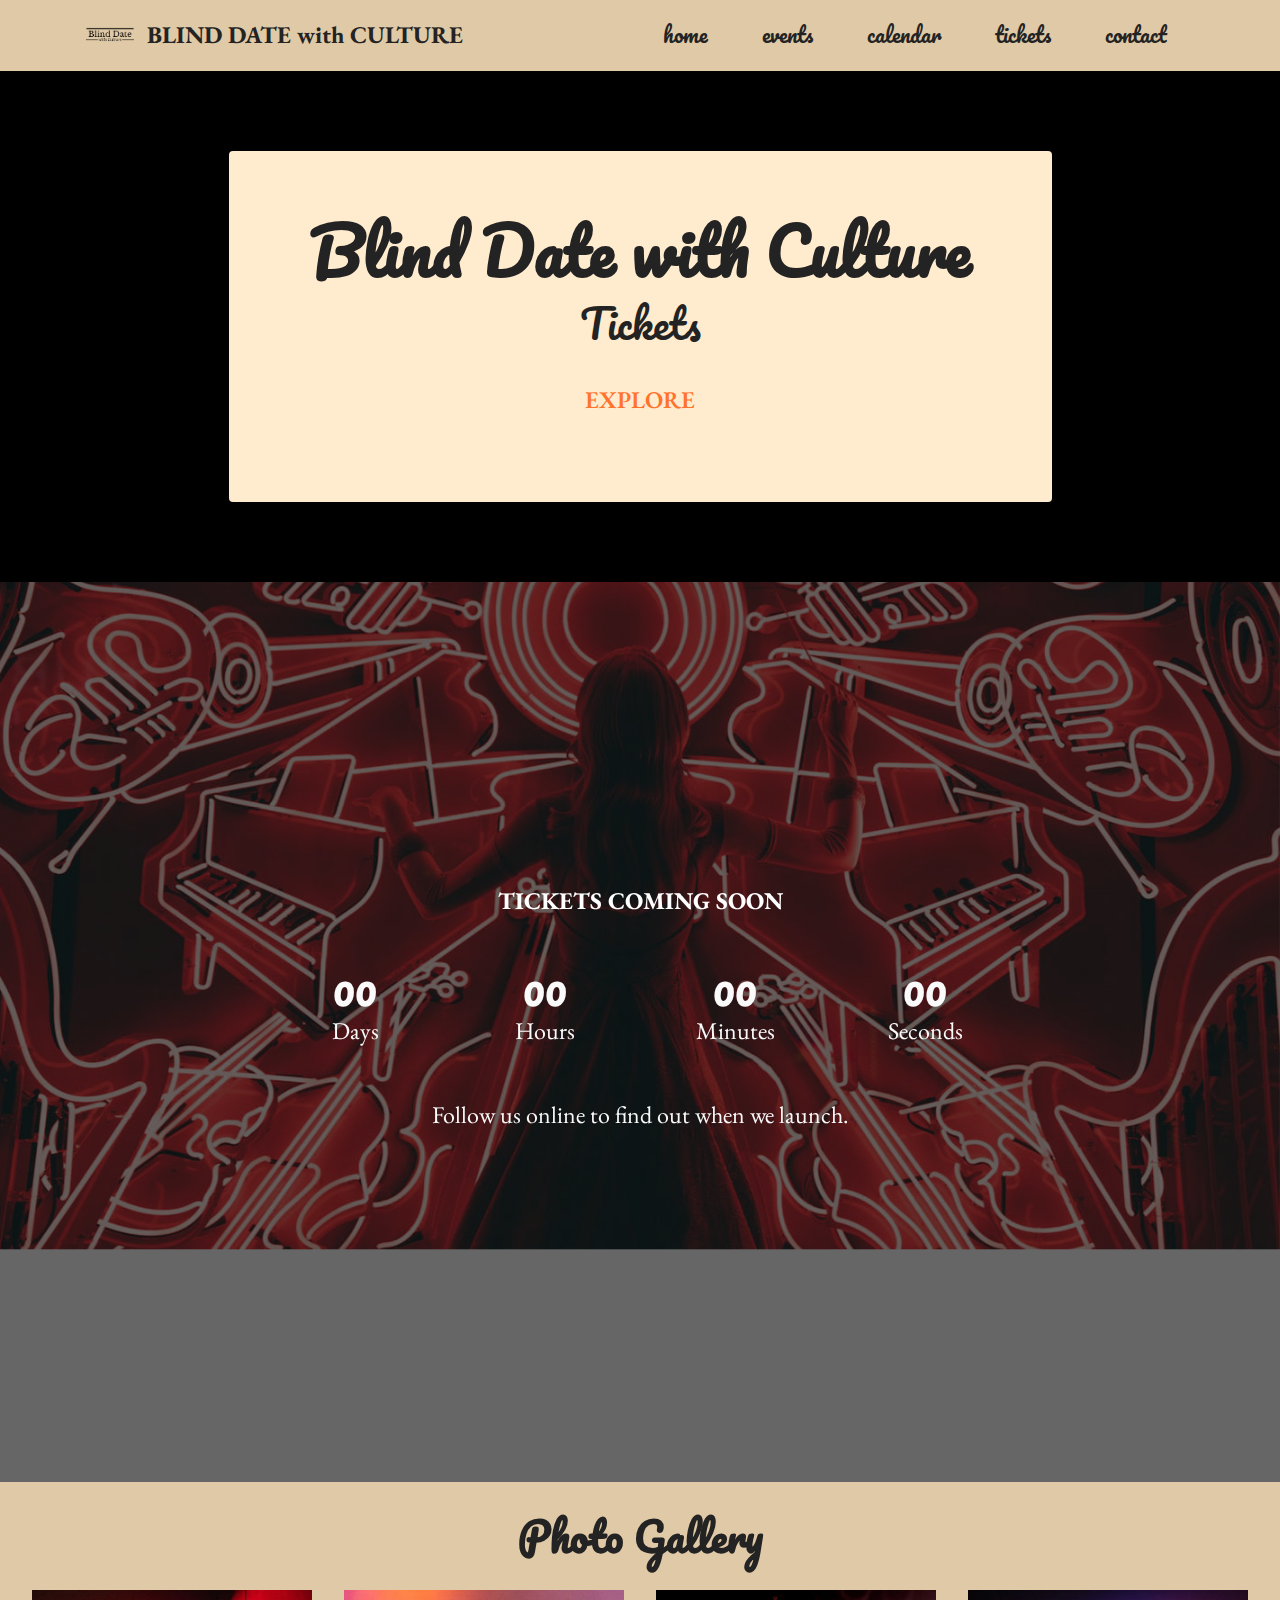
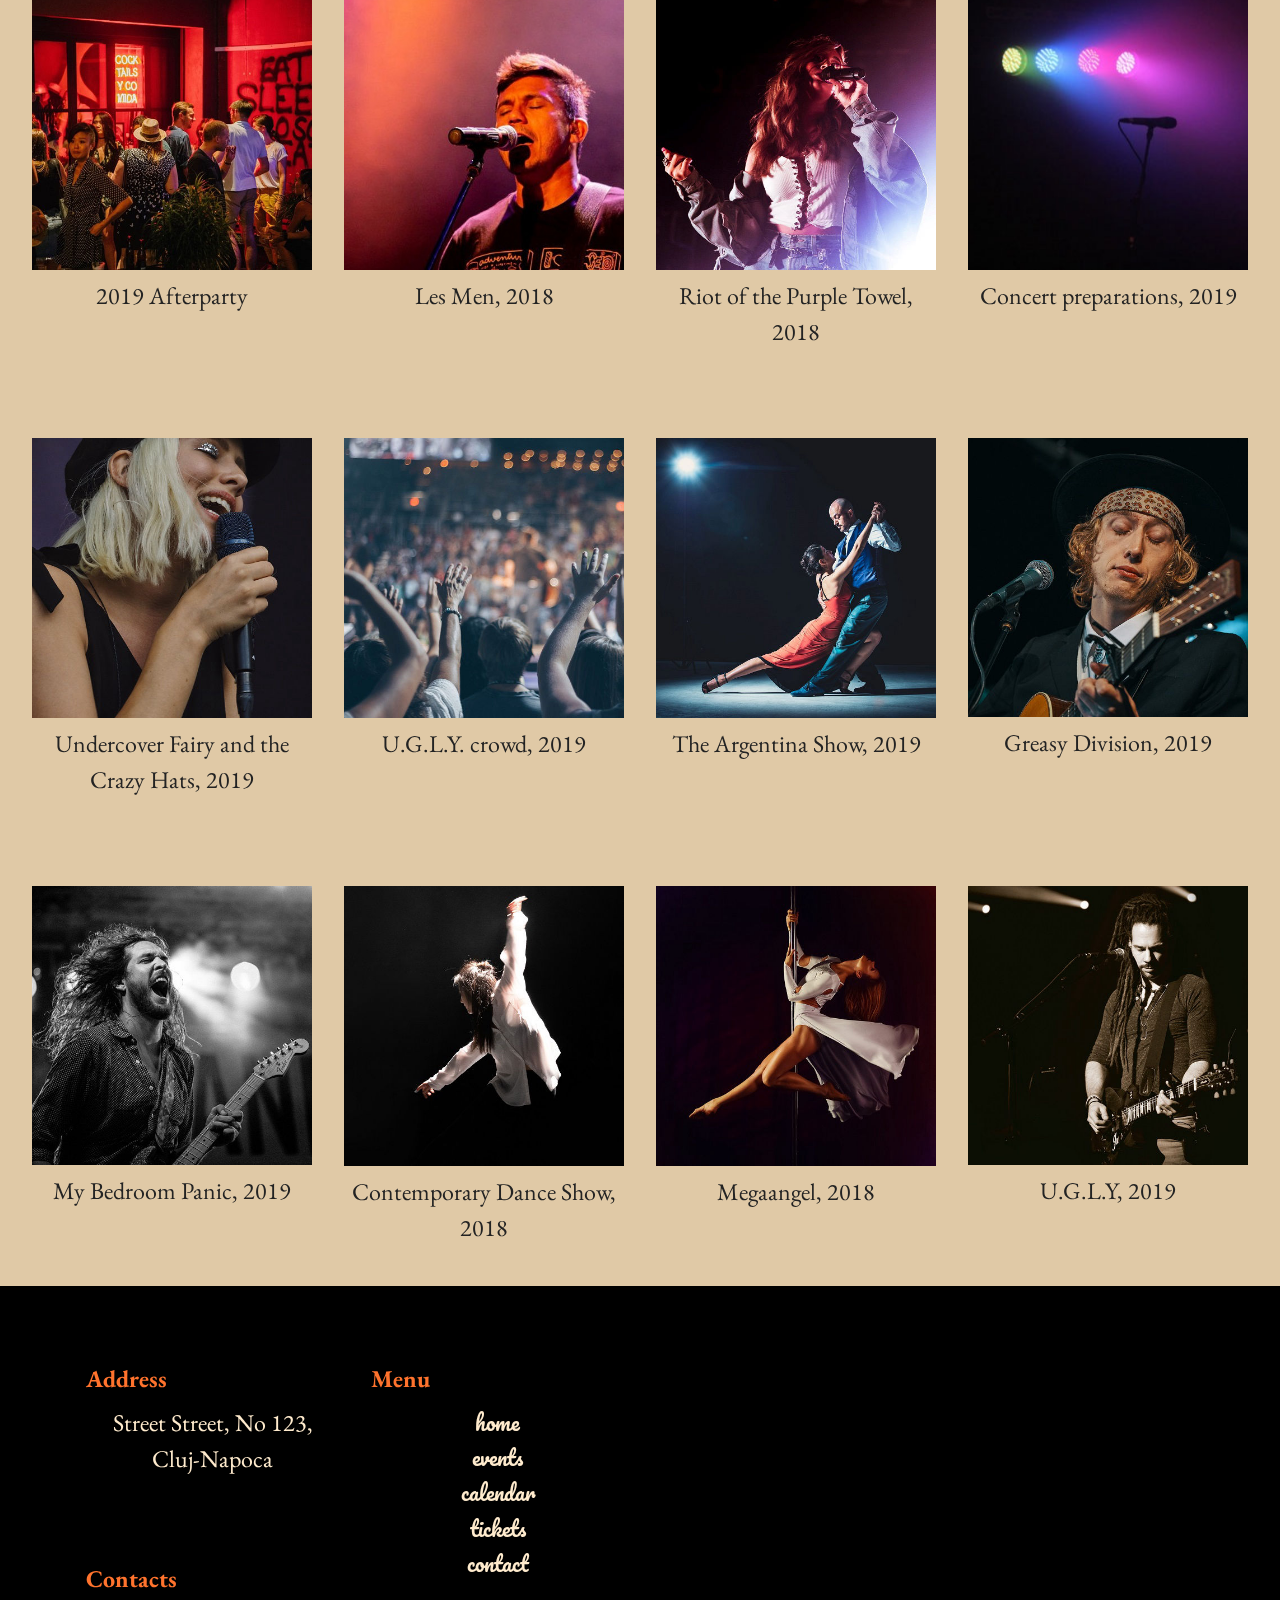
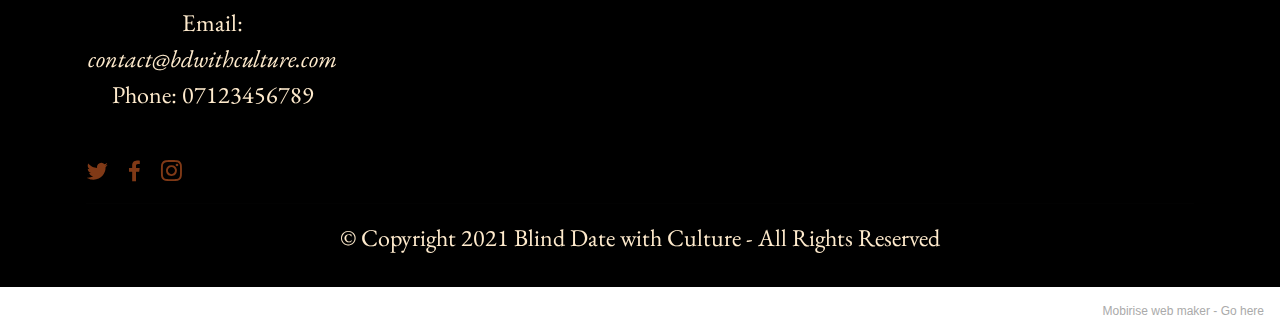
<file: tickets.html>
<!DOCTYPE html>
<html  >
<head>
  <!-- Site made with Mobirise Website Builder v5.5.2, https://mobirise.com -->
  <meta charset="UTF-8">
  <meta http-equiv="X-UA-Compatible" content="IE=edge">
  <meta name="generator" content="Mobirise v5.5.2, mobirise.com">
  <meta name="viewport" content="width=device-width, initial-scale=1, minimum-scale=1">
  <link rel="shortcut icon" href="assets/images/logo-1-121x121.png" type="image/x-icon">
  <meta name="description" content="">
  
  
  <title>Tickets</title>
  <link rel="stylesheet" href="assets/web/assets/mobirise-icons2/mobirise2.css">
  <link rel="stylesheet" href="assets/bootstrap/css/bootstrap.min.css">
  <link rel="stylesheet" href="assets/bootstrap/css/bootstrap-grid.min.css">
  <link rel="stylesheet" href="assets/bootstrap/css/bootstrap-reboot.min.css">
  <link rel="stylesheet" href="assets/parallax/jarallax.css">
  <link rel="stylesheet" href="assets/dropdown/css/style.css">
  <link rel="stylesheet" href="assets/socicon/css/styles.css">
  <link rel="stylesheet" href="assets/theme/css/style.css">
  <link rel="preload" href="https://fonts.googleapis.com/css?family=Pacifico:400&display=swap" as="style" onload="this.onload=null;this.rel='stylesheet'">
  <noscript><link rel="stylesheet" href="https://fonts.googleapis.com/css?family=Pacifico:400&display=swap"></noscript>
  <link rel="preload" href="https://fonts.googleapis.com/css?family=EB+Garamond:400,500,600,700,800,400i,500i,600i,700i,800i&display=swap" as="style" onload="this.onload=null;this.rel='stylesheet'">
  <noscript><link rel="stylesheet" href="https://fonts.googleapis.com/css?family=EB+Garamond:400,500,600,700,800,400i,500i,600i,700i,800i&display=swap"></noscript>
  <link rel="preload" as="style" href="assets/mobirise/css/mbr-additional.css"><link rel="stylesheet" href="assets/mobirise/css/mbr-additional.css" type="text/css">
  
  
  
  
</head>
<body>
  
  <section data-bs-version="5.1" class="menu menu1 cid-sRpoLdlYib" once="menu" id="menu1-2v">
    

    <nav class="navbar navbar-dropdown navbar-expand-lg">
        <div class="container">
            <div class="navbar-brand">
                <span class="navbar-logo">
                    
                        <img src="assets/images/logo-1-121x121.png" alt="blind date with culture logo" style="height: 3rem;">
                    
                </span>
                <span class="navbar-caption-wrap"><a class="navbar-caption text-black text-primary display-7" href="index.html">BLIND DATE with CULTURE</a></span>
            </div>
            <button class="navbar-toggler" type="button" data-toggle="collapse" data-bs-toggle="collapse" data-target="#navbarSupportedContent" data-bs-target="#navbarSupportedContent" aria-controls="navbarNavAltMarkup" aria-expanded="false" aria-label="Toggle navigation">
                <div class="hamburger">
                    <span></span>
                    <span></span>
                    <span></span>
                    <span></span>
                </div>
            </button>
            <div class="collapse navbar-collapse" id="navbarSupportedContent">
                <ul class="navbar-nav nav-dropdown nav-right" data-app-modern-menu="true"><li class="nav-item"><a class="nav-link link text-black text-primary display-4" href="index.html">home</a></li>
                    <li class="nav-item"><a class="nav-link link text-black text-primary display-4" href="page1.html">events</a></li>
                    <li class="nav-item"><a class="nav-link link text-black text-primary display-4" href="page2.html">calendar</a>
                    </li><li class="nav-item"><a class="nav-link link text-black text-primary display-4" href="page3.html">tickets</a></li><li class="nav-item"><a class="nav-link link text-black text-primary display-4" href="page4.html">contact</a></li></ul>
                
                
            </div>
        </div>
    </nav>
</section>

<section data-bs-version="5.1" class="header12 cid-sRq3pBxXrK" id="header12-38">

    

    
    <div class="container">
        <div class="row justify-content-center">
            <div class="card col-12 col-md-12 col-lg-9">
                <div class="card-wrapper">
                    <div class="card-box align-center">
                        <h1 class="card-title mbr-fonts-style mb-3 display-1">
                            <strong>Blind Date with Culture</strong></h1>
                        <p class="mbr-text mbr-fonts-style display-2">Tickets</p>
                        <div class="mbr-section-btn mt-3"><a class="btn btn-secondary-outline display-7" href="page3.html#countdown4-37">EXPLORE</a></div>
                    </div>
                </div>
            </div>
        </div>
    </div>
</section>

<section data-bs-version="5.1" class="countdown4 cid-sRq0v7InLk mbr-fullscreen mbr-parallax-background" id="countdown4-37">
    
    <div class="mbr-overlay" style="opacity: 0.6; background-color: rgb(0, 0, 0);">
    </div>
    <div class="container">
        <div class="row justify-content-center">
            <div class="col-lg-8">
                <h3 class="mbr-section-title mb-5 align-center mbr-fonts-style display-7"><strong>TICKETS COMING SOON</strong></h3>
                
                <div class="countdown-cont align-center mb-5">
                    <div class="daysCountdown col-xs-3 col-sm-3 col-md-3" title="Days"></div>
                    <div class="hoursCountdown col-xs-3 col-sm-3 col-md-3" title="Hours"></div>
                    <div class="minutesCountdown col-xs-3 col-sm-3 col-md-3" title="Minutes"></div>
                    <div class="secondsCountdown col-xs-3 col-sm-3 col-md-3" title="Seconds"></div>
                    <div class="countdown" data-due-date="2022/09/12T12:00:00"></div>
                </div>
                <p class="mbr-text mb-5 align-center mbr-fonts-style display-7">
                    Follow us online to find out when we launch.
                </p>
                
                
            </div>
        </div>
    </div>
</section>

<section data-bs-version="5.1" class="gallery6 mbr-gallery cid-sU26K0u2UJ" id="gallery6-3p">
    

    

    <div class="container-fluid">
        <div class="mbr-section-head">
            <h3 class="mbr-section-title mbr-fonts-style align-center m-0 display-2"><strong>Photo Gallery</strong></h3>
            
        </div>
        <div class="row mbr-gallery mt-4">
            <div class="col-12 col-md-6 col-lg-3 item gallery-image">
                <div class="item-wrapper" data-toggle="modal" data-bs-toggle="modal" data-target="#sU2woqqj7H-modal" data-bs-target="#sU2woqqj7H-modal">
                    <img class="w-100" src="assets/images/audience6-500x500.jpg" alt="people crowded in a club" data-slide-to="0" data-bs-slide-to="0" data-target="#lb-sU2woqqj7H" data-bs-target="#lb-sU2woqqj7H">
                    <div class="icon-wrapper">
                        <span class="mobi-mbri mobi-mbri-search mbr-iconfont mbr-iconfont-btn"></span>
                    </div>
                </div>
                <h6 class="mbr-item-subtitle mbr-fonts-style align-center mb-2 mt-2 display-7">2019 Afterparty</h6>
            </div>
            <div class="col-12 col-md-6 col-lg-3 item gallery-image">
                <div class="item-wrapper" data-toggle="modal" data-bs-toggle="modal" data-target="#sU2woqqj7H-modal" data-bs-target="#sU2woqqj7H-modal">
                    <img class="w-100" src="assets/images/pexels-photo-1771308-500x500.jpeg" alt="man singing" data-slide-to="1" data-bs-slide-to="1" data-target="#lb-sU2woqqj7H" data-bs-target="#lb-sU2woqqj7H">
                    <div class="icon-wrapper">
                        <span class="mobi-mbri mobi-mbri-search mbr-iconfont mbr-iconfont-btn"></span>
                    </div>
                </div>
                <h6 class="mbr-item-subtitle mbr-fonts-style align-center mb-2 mt-2 display-7">Les Men, 2018</h6>
            </div>
            <div class="col-12 col-md-6 col-lg-3 item gallery-image">
                <div class="item-wrapper" data-toggle="modal" data-bs-toggle="modal" data-target="#sU2woqqj7H-modal" data-bs-target="#sU2woqqj7H-modal">
                    <img class="w-100" src="assets/images/pexels-photo-1699161-500x500.jpg" alt="woman singing" data-slide-to="2" data-bs-slide-to="2" data-target="#lb-sU2woqqj7H" data-bs-target="#lb-sU2woqqj7H">
                    <div class="icon-wrapper">
                        <span class="mobi-mbri mobi-mbri-search mbr-iconfont mbr-iconfont-btn"></span>
                    </div>
                </div>
                <h6 class="mbr-item-subtitle mbr-fonts-style align-center mb-2 mt-2 display-7">Riot of the Purple Towel, 2018</h6>
            </div>
            <div class="col-12 col-md-6 col-lg-3 item gallery-image">
                <div class="item-wrapper" data-toggle="modal" data-bs-toggle="modal" data-target="#sU2woqqj7H-modal" data-bs-target="#sU2woqqj7H-modal">
                    <img class="w-100" src="assets/images/artist-musician7-518x345.jpeg" alt="mic and lights" data-slide-to="3" data-bs-slide-to="3" data-target="#lb-sU2woqqj7H" data-bs-target="#lb-sU2woqqj7H">
                    <div class="icon-wrapper">
                        <span class="mobi-mbri mobi-mbri-search mbr-iconfont mbr-iconfont-btn"></span>
                    </div>
                </div>
                <h6 class="mbr-item-subtitle mbr-fonts-style align-center mb-2 mt-2 display-7">Concert preparations, 2019</h6>
            </div>
        </div>

        <div class="modal mbr-slider" tabindex="-1" role="dialog" aria-hidden="true" id="sU2woqqj7H-modal">
            <div class="modal-dialog" role="document">
                <div class="modal-content">
                    <div class="modal-body">
                        <div class="carousel slide" id="lb-sU2woqqj7H" data-interval="5000" data-bs-interval="5000">
                            <div class="carousel-inner">
                                <div class="carousel-item active">
                                    <img class="d-block w-100" src="assets/images/audience6-500x500.jpg" alt="">
                                </div>
                                <div class="carousel-item">
                                    <img class="d-block w-100" src="assets/images/pexels-photo-1771308-500x500.jpeg" alt="">
                                </div>
                                <div class="carousel-item">
                                    <img class="d-block w-100" src="assets/images/pexels-photo-1699161-500x500.jpg" alt="">
                                </div>
                                <div class="carousel-item">
                                    <img class="d-block w-100" src="assets/images/artist-musician7-518x345.jpeg" alt="">
                                </div>
                            </div>
                            <ol class="carousel-indicators">
                                <li data-slide-to="0" data-bs-slide-to="0" class="active" data-target="#lb-sU2woqqj7H" data-bs-target="#lb-sU2woqqj7H"></li>
                                <li data-slide-to="1" data-bs-slide-to="1" data-target="#lb-sU2woqqj7H" data-bs-target="#lb-sU2woqqj7H"></li>
                                <li data-slide-to="2" data-bs-slide-to="2" data-target="#lb-sU2woqqj7H" data-bs-target="#lb-sU2woqqj7H"></li>
                                <li data-slide-to="3" data-bs-slide-to="3" data-target="#lb-sU2woqqj7H" data-bs-target="#lb-sU2woqqj7H"></li>
                            </ol>
                            <a role="button" href="" class="close" data-dismiss="modal" data-bs-dismiss="modal" aria-label="Close">
                            </a>
                            <a class="carousel-control-prev carousel-control" role="button" data-slide="prev" data-bs-slide="prev" href="#lb-sU2woqqj7H">
                                <span class="mobi-mbri mobi-mbri-arrow-prev" aria-hidden="true"></span>
                                <span class="sr-only visually-hidden">Previous</span>
                            </a>
                            <a class="carousel-control-next carousel-control" role="button" data-slide="next" data-bs-slide="next" href="#lb-sU2woqqj7H">
                                <span class="mobi-mbri mobi-mbri-arrow-next" aria-hidden="true"></span>
                                <span class="sr-only visually-hidden">Next</span>
                            </a>
                        </div>
                    </div>
                </div>
            </div>
        </div>
    </div>
</section>

<section data-bs-version="5.1" class="gallery6 mbr-gallery cid-sU26IiDBe6" id="gallery6-3n">
    

    

    <div class="container-fluid">
        
        <div class="row mbr-gallery mt-4">
            <div class="col-12 col-md-6 col-lg-3 item gallery-image">
                <div class="item-wrapper" data-toggle="modal" data-bs-toggle="modal" data-target="#sU2worjjhH-modal" data-bs-target="#sU2worjjhH-modal">
                    <img class="w-100" src="assets/images/artist-band2-500x500.jpg" alt="woman singing" data-slide-to="0" data-bs-slide-to="0" data-target="#lb-sU2worjjhH" data-bs-target="#lb-sU2worjjhH">
                    <div class="icon-wrapper">
                        <span class="mobi-mbri mobi-mbri-search mbr-iconfont mbr-iconfont-btn"></span>
                    </div>
                </div>
                <h6 class="mbr-item-subtitle mbr-fonts-style align-center mb-2 mt-2 display-7">Undercover Fairy and the Crazy Hats, 2019</h6>
            </div>
            <div class="col-12 col-md-6 col-lg-3 item gallery-image">
                <div class="item-wrapper" data-toggle="modal" data-bs-toggle="modal" data-target="#sU2worjjhH-modal" data-bs-target="#sU2worjjhH-modal">
                    <img class="w-100" src="assets/images/pexels-photo-976866-500x500.jpg" alt="crowd at concert on arena" data-slide-to="1" data-bs-slide-to="1" data-target="#lb-sU2worjjhH" data-bs-target="#lb-sU2worjjhH">
                    <div class="icon-wrapper">
                        <span class="mobi-mbri mobi-mbri-search mbr-iconfont mbr-iconfont-btn"></span>
                    </div>
                </div>
                <h6 class="mbr-item-subtitle mbr-fonts-style align-center mb-2 mt-2 display-7">U.G.L.Y. crowd, 2019</h6>
            </div>
            <div class="col-12 col-md-6 col-lg-3 item gallery-image">
                <div class="item-wrapper" data-toggle="modal" data-bs-toggle="modal" data-target="#sU2worjjhH-modal" data-bs-target="#sU2worjjhH-modal">
                    <img class="w-100" src="assets/images/pexels-photo-2188012-500x500.jpg" alt="two people dancing tango" data-slide-to="2" data-bs-slide-to="2" data-target="#lb-sU2worjjhH" data-bs-target="#lb-sU2worjjhH">
                    <div class="icon-wrapper">
                        <span class="mobi-mbri mobi-mbri-search mbr-iconfont mbr-iconfont-btn"></span>
                    </div>
                </div>
                <h6 class="mbr-item-subtitle mbr-fonts-style align-center mb-2 mt-2 display-7">The Argentina Show, 2019</h6>
            </div>
            <div class="col-12 col-md-6 col-lg-3 item gallery-image">
                <div class="item-wrapper" data-toggle="modal" data-bs-toggle="modal" data-target="#sU2worjjhH-modal" data-bs-target="#sU2worjjhH-modal">
                    <img class="w-100" src="assets/images/artist-musician3-500x499.jpg" alt="man with bandana and hat singing and playing the guitar" data-slide-to="3" data-bs-slide-to="3" data-target="#lb-sU2worjjhH" data-bs-target="#lb-sU2worjjhH">
                    <div class="icon-wrapper">
                        <span class="mobi-mbri mobi-mbri-search mbr-iconfont mbr-iconfont-btn"></span>
                    </div>
                </div>
                <h6 class="mbr-item-subtitle mbr-fonts-style align-center mb-2 mt-2 display-7">Greasy Division, 2019</h6>
            </div>
        </div>

        <div class="modal mbr-slider" tabindex="-1" role="dialog" aria-hidden="true" id="sU2worjjhH-modal">
            <div class="modal-dialog" role="document">
                <div class="modal-content">
                    <div class="modal-body">
                        <div class="carousel slide" id="lb-sU2worjjhH" data-interval="5000" data-bs-interval="5000">
                            <div class="carousel-inner">
                                <div class="carousel-item active">
                                    <img class="d-block w-100" src="assets/images/artist-band2-500x500.jpg" alt="">
                                </div>
                                <div class="carousel-item">
                                    <img class="d-block w-100" src="assets/images/pexels-photo-976866-500x500.jpg" alt="">
                                </div>
                                <div class="carousel-item">
                                    <img class="d-block w-100" src="assets/images/pexels-photo-2188012-500x500.jpg" alt="">
                                </div>
                                <div class="carousel-item">
                                    <img class="d-block w-100" src="assets/images/artist-musician3-500x499.jpg" alt="">
                                </div>
                            </div>
                            <ol class="carousel-indicators">
                                <li data-slide-to="0" data-bs-slide-to="0" class="active" data-target="#lb-sU2worjjhH" data-bs-target="#lb-sU2worjjhH"></li>
                                <li data-slide-to="1" data-bs-slide-to="1" data-target="#lb-sU2worjjhH" data-bs-target="#lb-sU2worjjhH"></li>
                                <li data-slide-to="2" data-bs-slide-to="2" data-target="#lb-sU2worjjhH" data-bs-target="#lb-sU2worjjhH"></li>
                                <li data-slide-to="3" data-bs-slide-to="3" data-target="#lb-sU2worjjhH" data-bs-target="#lb-sU2worjjhH"></li>
                            </ol>
                            <a role="button" href="" class="close" data-dismiss="modal" data-bs-dismiss="modal" aria-label="Close">
                            </a>
                            <a class="carousel-control-prev carousel-control" role="button" data-slide="prev" data-bs-slide="prev" href="#lb-sU2worjjhH">
                                <span class="mobi-mbri mobi-mbri-arrow-prev" aria-hidden="true"></span>
                                <span class="sr-only visually-hidden">Previous</span>
                            </a>
                            <a class="carousel-control-next carousel-control" role="button" data-slide="next" data-bs-slide="next" href="#lb-sU2worjjhH">
                                <span class="mobi-mbri mobi-mbri-arrow-next" aria-hidden="true"></span>
                                <span class="sr-only visually-hidden">Next</span>
                            </a>
                        </div>
                    </div>
                </div>
            </div>
        </div>
    </div>
</section>

<section data-bs-version="5.1" class="gallery6 mbr-gallery cid-sU26JnmcpY" id="gallery6-3o">
    

    

    <div class="container-fluid">
        
        <div class="row mbr-gallery mt-4">
            <div class="col-12 col-md-6 col-lg-3 item gallery-image">
                <div class="item-wrapper" data-toggle="modal" data-bs-toggle="modal" data-target="#sU2worYEda-modal" data-bs-target="#sU2worYEda-modal">
                    <img class="w-100" src="assets/images/artist-band1-500x499.jpg" alt="black and white photo of man with long hair screaming and playing the guitar" data-slide-to="0" data-bs-slide-to="0" data-target="#lb-sU2worYEda" data-bs-target="#lb-sU2worYEda">
                    <div class="icon-wrapper">
                        <span class="mobi-mbri mobi-mbri-search mbr-iconfont mbr-iconfont-btn"></span>
                    </div>
                </div>
                <h6 class="mbr-item-subtitle mbr-fonts-style align-center mb-2 mt-2 display-7">My Bedroom Panic, 2019</h6>
            </div>
            <div class="col-12 col-md-6 col-lg-3 item gallery-image">
                <div class="item-wrapper" data-toggle="modal" data-bs-toggle="modal" data-target="#sU2worYEda-modal" data-bs-target="#sU2worYEda-modal">
                    <img class="w-100" src="assets/images/artist-dance-500x500.jpg" alt="woman dancing contemporary dance on stage" data-slide-to="1" data-bs-slide-to="1" data-target="#lb-sU2worYEda" data-bs-target="#lb-sU2worYEda">
                    <div class="icon-wrapper">
                        <span class="mobi-mbri mobi-mbri-search mbr-iconfont mbr-iconfont-btn"></span>
                    </div>
                </div>
                <h6 class="mbr-item-subtitle mbr-fonts-style align-center mb-2 mt-2 display-7">Contemporary Dance Show, 2018</h6>
            </div>
            <div class="col-12 col-md-6 col-lg-3 item gallery-image">
                <div class="item-wrapper" data-toggle="modal" data-bs-toggle="modal" data-target="#sU2worYEda-modal" data-bs-target="#sU2worYEda-modal">
                    <img class="w-100" src="assets/images/pylon-flight-girl-model-163497-500x500.jpg" alt="woman pole dancing " data-slide-to="2" data-bs-slide-to="2" data-target="#lb-sU2worYEda" data-bs-target="#lb-sU2worYEda">
                    <div class="icon-wrapper">
                        <span class="mobi-mbri mobi-mbri-search mbr-iconfont mbr-iconfont-btn"></span>
                    </div>
                </div>
                <h6 class="mbr-item-subtitle mbr-fonts-style align-center mb-2 mt-2 display-7">Megaangel, 2018</h6>
            </div>
            <div class="col-12 col-md-6 col-lg-3 item gallery-image">
                <div class="item-wrapper" data-toggle="modal" data-bs-toggle="modal" data-target="#sU2worYEda-modal" data-bs-target="#sU2worYEda-modal">
                    <img class="w-100" src="assets/images/artist-band-500x499.jpg" alt="man singing and playing the guitar on stage" data-slide-to="3" data-bs-slide-to="3" data-target="#lb-sU2worYEda" data-bs-target="#lb-sU2worYEda">
                    <div class="icon-wrapper">
                        <span class="mobi-mbri mobi-mbri-search mbr-iconfont mbr-iconfont-btn"></span>
                    </div>
                </div>
                <h6 class="mbr-item-subtitle mbr-fonts-style align-center mb-2 mt-2 display-7">U.G.L.Y, 2019</h6>
            </div>
        </div>

        <div class="modal mbr-slider" tabindex="-1" role="dialog" aria-hidden="true" id="sU2worYEda-modal">
            <div class="modal-dialog" role="document">
                <div class="modal-content">
                    <div class="modal-body">
                        <div class="carousel slide" id="lb-sU2worYEda" data-interval="5000" data-bs-interval="5000">
                            <div class="carousel-inner">
                                <div class="carousel-item active">
                                    <img class="d-block w-100" src="assets/images/artist-band1-500x499.jpg" alt="">
                                </div>
                                <div class="carousel-item">
                                    <img class="d-block w-100" src="assets/images/artist-dance-500x500.jpg" alt="">
                                </div>
                                <div class="carousel-item">
                                    <img class="d-block w-100" src="assets/images/pylon-flight-girl-model-163497-500x500.jpg" alt="">
                                </div>
                                <div class="carousel-item">
                                    <img class="d-block w-100" src="assets/images/artist-band-500x499.jpg" alt="">
                                </div>
                            </div>
                            <ol class="carousel-indicators">
                                <li data-slide-to="0" data-bs-slide-to="0" class="active" data-target="#lb-sU2worYEda" data-bs-target="#lb-sU2worYEda"></li>
                                <li data-slide-to="1" data-bs-slide-to="1" data-target="#lb-sU2worYEda" data-bs-target="#lb-sU2worYEda"></li>
                                <li data-slide-to="2" data-bs-slide-to="2" data-target="#lb-sU2worYEda" data-bs-target="#lb-sU2worYEda"></li>
                                <li data-slide-to="3" data-bs-slide-to="3" data-target="#lb-sU2worYEda" data-bs-target="#lb-sU2worYEda"></li>
                            </ol>
                            <a role="button" href="" class="close" data-dismiss="modal" data-bs-dismiss="modal" aria-label="Close">
                            </a>
                            <a class="carousel-control-prev carousel-control" role="button" data-slide="prev" data-bs-slide="prev" href="#lb-sU2worYEda">
                                <span class="mobi-mbri mobi-mbri-arrow-prev" aria-hidden="true"></span>
                                <span class="sr-only visually-hidden">Previous</span>
                            </a>
                            <a class="carousel-control-next carousel-control" role="button" data-slide="next" data-bs-slide="next" href="#lb-sU2worYEda">
                                <span class="mobi-mbri mobi-mbri-arrow-next" aria-hidden="true"></span>
                                <span class="sr-only visually-hidden">Next</span>
                            </a>
                        </div>
                    </div>
                </div>
            </div>
        </div>
    </div>
</section>

<section data-bs-version="5.1" class="footer6 cid-sU2f1iVvLM" once="footers" id="footer6-3s">

    

    

    <div class="container">
        <div class="row content mbr-white">
            <div class="col-12 col-md-3 mbr-fonts-style display-7">
                <h5 class="mbr-section-subtitle mbr-fonts-style mb-2 display-7">
                    <strong>Address</strong>
                </h5>
                <p class="mbr-text mbr-fonts-style display-7">Street Street, No 123, <br>Cluj-Napoca</p> <br>
                <h5 class="mbr-section-subtitle mbr-fonts-style mb-2 mt-4 display-7">
                    <strong>Contacts</strong>
                </h5>
                <p class="mbr-text mbr-fonts-style mb-4 display-7">
                    Email:<br><em>contact@bdwithculture.com <br></em>
                    Phone: 07123456789</p>
            </div>
            <div class="col-12 col-md-3 mbr-fonts-style display-7">
                <h5 class="mbr-section-subtitle mbr-fonts-style mb-2 display-7">
                    <strong>Menu</strong></h5>
                <ul class="list mbr-fonts-style mb-4 display-4">
                    <li class="mbr-text item-wrap"><a href="index.html" class="text-info">home</a></li><li class="mbr-text item-wrap"><a href="page1.html" class="text-info">events</a></li><li class="mbr-text item-wrap"><a href="page2.html" class="text-info">calendar</a></li><li class="mbr-text item-wrap"><a href="page3.html" class="text-info">tickets</a></li><li class="mbr-text item-wrap"><a href="page4.html" class="text-info">contact</a></li>
                </ul>
                <h5 class="mbr-section-subtitle mbr-fonts-style mb-2 mt-5 display-7"></h5>
                <p class="mbr-text mbr-fonts-style mb-4 display-7"></p>
            </div>
            <div class="col-12 col-md-6">
                <div class="google-map"><iframe frameborder="0" style="border:0" src="https://www.google.com/maps/embed/v1/place?key=AIzaSyCZI5F_k6S1k46ujh0SNrapM89f7mJxd30&amp;q=Cluj-Napoca" allowfullscreen=""></iframe></div>
            </div>
            <div class="col-md-6">
                <div class="social-list align-left">
                    <div class="soc-item">
                        <a href="https://twitter.com/" target="_blank">
                            <span class="mbr-iconfont mbr-iconfont-social socicon-twitter socicon" style="color: rgb(255, 115, 45); fill: rgb(255, 115, 45);"></span>
                        </a>
                    </div>
                    <div class="soc-item">
                        <a href="https://www.facebook.com/" target="_blank">
                            <span class="mbr-iconfont mbr-iconfont-social socicon-facebook socicon" style="color: rgb(255, 115, 45); fill: rgb(255, 115, 45);"></span>
                        </a>
                    </div>
                    <div class="soc-item">
                        <a href="https://www.instagram.com/" target="_blank">
                            <span class="mbr-iconfont mbr-iconfont-social socicon-instagram socicon" style="color: rgb(255, 115, 45); fill: rgb(255, 115, 45);"></span>
                        </a>
                    </div>
                    
                    
                    
                </div>
            </div>
        </div>
        <div class="footer-lower">
            <div class="media-container-row">
                <div class="col-sm-12">
                    <hr>
                </div>
            </div>
            <div class="col-sm-12 copyright pl-0">
                <p class="mbr-text mbr-fonts-style mbr-white display-7">
                    © Copyright 2021 Blind Date with Culture - All Rights Reserved
                </p>
            </div>
        </div>
    </div>
</section><section style="background-color: #fff; font-family: -apple-system, BlinkMacSystemFont, 'Segoe UI', 'Roboto', 'Helvetica Neue', Arial, sans-serif; color:#aaa; font-size:12px; padding: 0; align-items: center; display: flex;"><a href="https://mobirise.site/w" style="flex: 1 1; height: 3rem; padding-left: 1rem;"></a><p style="flex: 0 0 auto; margin:0; padding-right:1rem;">Mobirise web maker - <a href="https://mobirise.site/n" style="color:#aaa;">Go here</a></p></section><script src="assets/bootstrap/js/bootstrap.bundle.min.js"></script>  <script src="assets/parallax/jarallax.js"></script>  <script src="assets/smoothscroll/smooth-scroll.js"></script>  <script src="assets/ytplayer/index.js"></script>  <script src="assets/dropdown/js/navbar-dropdown.js"></script>  <script src="assets/countdown/countdown.js"></script>  <script src="assets/theme/js/script.js"></script>  
  
  
</body>
</html>
</file>
<file: assets/web/assets/mobirise-icons2/mobirise2.css>
@font-face {
  font-family: 'Moririse2';
  font-display: swap;
  src:  url('mobirise2.eot?f2bix4');
  src:  url('mobirise2.eot?f2bix4#iefix') format('embedded-opentype'),
    url('mobirise2.ttf?f2bix4') format('truetype'),
    url('mobirise2.woff?f2bix4') format('woff'),
    url('mobirise2.svg?f2bix4#mobirise2') format('svg');
  font-weight: normal;
  font-style: normal;
}

[class^="mobi-"], [class*=" mobi-"] {
  /* use !important to prevent issues with browser extensions that change fonts */
  font-family: 'Moririse2' !important;
  speak: none;
  font-style: normal;
  font-weight: normal;
  font-variant: normal;
  text-transform: none;
  line-height: 1;

  /* Better Font Rendering =========== */
  -webkit-font-smoothing: antialiased;
  -moz-osx-font-smoothing: grayscale;
}

.mobi-mbri-add-submenu:before {
  content: "\e900";
}
.mobi-mbri-alert:before {
  content: "\e901";
}
.mobi-mbri-align-center:before {
  content: "\e902";
}
.mobi-mbri-align-justify:before {
  content: "\e903";
}
.mobi-mbri-align-left:before {
  content: "\e904";
}
.mobi-mbri-align-right:before {
  content: "\e905";
}
.mobi-mbri-android:before {
  content: "\e906";
}
.mobi-mbri-apple:before {
  content: "\e907";
}
.mobi-mbri-arrow-down:before {
  content: "\e908";
}
.mobi-mbri-arrow-next:before {
  content: "\e909";
}
.mobi-mbri-arrow-prev:before {
  content: "\e90a";
}
.mobi-mbri-arrow-up:before {
  content: "\e90b";
}
.mobi-mbri-bold:before {
  content: "\e90c";
}
.mobi-mbri-bookmark:before {
  content: "\e90d";
}
.mobi-mbri-bootstrap:before {
  content: "\e90e";
}
.mobi-mbri-briefcase:before {
  content: "\e90f";
}
.mobi-mbri-browse:before {
  content: "\e910";
}
.mobi-mbri-bulleted-list:before {
  content: "\e911";
}
.mobi-mbri-calendar:before {
  content: "\e912";
}
.mobi-mbri-camera:before {
  content: "\e913";
}
.mobi-mbri-cart-add:before {
  content: "\e914";
}
.mobi-mbri-cart-full:before {
  content: "\e915";
}
.mobi-mbri-cash:before {
  content: "\e916";
}
.mobi-mbri-change-style:before {
  content: "\e917";
}
.mobi-mbri-chat:before {
  content: "\e918";
}
.mobi-mbri-clock:before {
  content: "\e919";
}
.mobi-mbri-close:before {
  content: "\e91a";
}
.mobi-mbri-cloud:before {
  content: "\e91b";
}
.mobi-mbri-code:before {
  content: "\e91c";
}
.mobi-mbri-contact-form:before {
  content: "\e91d";
}
.mobi-mbri-credit-card:before {
  content: "\e91e";
}
.mobi-mbri-cursor-click:before {
  content: "\e91f";
}
.mobi-mbri-cust-feedback:before {
  content: "\e920";
}
.mobi-mbri-database:before {
  content: "\e921";
}
.mobi-mbri-delivery:before {
  content: "\e922";
}
.mobi-mbri-desktop:before {
  content: "\e923";
}
.mobi-mbri-devices:before {
  content: "\e924";
}
.mobi-mbri-down:before {
  content: "\e925";
}
.mobi-mbri-download-2:before {
  content: "\e926";
}
.mobi-mbri-download:before {
  content: "\e927";
}
.mobi-mbri-drag-n-drop-2:before {
  content: "\e928";
}
.mobi-mbri-drag-n-drop:before {
  content: "\e929";
}
.mobi-mbri-edit-2:before {
  content: "\e92a";
}
.mobi-mbri-edit:before {
  content: "\e92b";
}
.mobi-mbri-error:before {
  content: "\e92c";
}
.mobi-mbri-extension:before {
  content: "\e92d";
}
.mobi-mbri-features:before {
  content: "\e92e";
}
.mobi-mbri-file:before {
  content: "\e92f";
}
.mobi-mbri-flag:before {
  content: "\e930";
}
.mobi-mbri-folder:before {
  content: "\e931";
}
.mobi-mbri-gift:before {
  content: "\e932";
}
.mobi-mbri-github:before {
  content: "\e933";
}
.mobi-mbri-globe-2:before {
  content: "\e934";
}
.mobi-mbri-globe:before {
  content: "\e935";
}
.mobi-mbri-growing-chart:before {
  content: "\e936";
}
.mobi-mbri-hearth:before {
  content: "\e937";
}
.mobi-mbri-help:before {
  content: "\e938";
}
.mobi-mbri-home:before {
  content: "\e939";
}
.mobi-mbri-hot-cup:before {
  content: "\e93a";
}
.mobi-mbri-idea:before {
  content: "\e93b";
}
.mobi-mbri-image-gallery:before {
  content: "\e93c";
}
.mobi-mbri-image-slider:before {
  content: "\e93d";
}
.mobi-mbri-info:before {
  content: "\e93e";
}
.mobi-mbri-italic:before {
  content: "\e93f";
}
.mobi-mbri-key:before {
  content: "\e940";
}
.mobi-mbri-laptop:before {
  content: "\e941";
}
.mobi-mbri-layers:before {
  content: "\e942";
}
.mobi-mbri-left-right:before {
  content: "\e943";
}
.mobi-mbri-left:before {
  content: "\e944";
}
.mobi-mbri-letter:before {
  content: "\e945";
}
.mobi-mbri-like:before {
  content: "\e946";
}
.mobi-mbri-link:before {
  content: "\e947";
}
.mobi-mbri-lock:before {
  content: "\e948";
}
.mobi-mbri-login:before {
  content: "\e949";
}
.mobi-mbri-logout:before {
  content: "\e94a";
}
.mobi-mbri-magic-stick:before {
  content: "\e94b";
}
.mobi-mbri-map-pin:before {
  content: "\e94c";
}
.mobi-mbri-menu:before {
  content: "\e94d";
}
.mobi-mbri-mobile-2:before {
  content: "\e94e";
}
.mobi-mbri-mobile-horizontal:before {
  content: "\e94f";
}
.mobi-mbri-mobile:before {
  content: "\e950";
}
.mobi-mbri-mobirise:before {
  content: "\e951";
}
.mobi-mbri-more-horizontal:before {
  content: "\e952";
}
.mobi-mbri-more-vertical:before {
  content: "\e953";
}
.mobi-mbri-music:before {
  content: "\e954";
}
.mobi-mbri-new-file:before {
  content: "\e955";
}
.mobi-mbri-numbered-list:before {
  content: "\e956";
}
.mobi-mbri-opened-folder:before {
  content: "\e957";
}
.mobi-mbri-pages:before {
  content: "\e958";
}
.mobi-mbri-paper-plane:before {
  content: "\e959";
}
.mobi-mbri-paperclip:before {
  content: "\e95a";
}
.mobi-mbri-phone:before {
  content: "\e95b";
}
.mobi-mbri-photo:before {
  content: "\e95c";
}
.mobi-mbri-photos:before {
  content: "\e95d";
}
.mobi-mbri-pin:before {
  content: "\e95e";
}
.mobi-mbri-play:before {
  content: "\e95f";
}
.mobi-mbri-plus:before {
  content: "\e960";
}
.mobi-mbri-preview:before {
  content: "\e961";
}
.mobi-mbri-print:before {
  content: "\e962";
}
.mobi-mbri-protect:before {
  content: "\e963";
}
.mobi-mbri-question:before {
  content: "\e964";
}
.mobi-mbri-quote-left:before {
  content: "\e965";
}
.mobi-mbri-quote-right:before {
  content: "\e966";
}
.mobi-mbri-redo:before {
  content: "\e967";
}
.mobi-mbri-refresh:before {
  content: "\e968";
}
.mobi-mbri-responsive-2:before {
  content: "\e969";
}
.mobi-mbri-responsive:before {
  content: "\e96a";
}
.mobi-mbri-right:before {
  content: "\e96b";
}
.mobi-mbri-rocket:before {
  content: "\e96c";
}
.mobi-mbri-sad-face:before {
  content: "\e96d";
}
.mobi-mbri-sale:before {
  content: "\e96e";
}
.mobi-mbri-save:before {
  content: "\e96f";
}
.mobi-mbri-search:before {
  content: "\e970";
}
.mobi-mbri-setting-2:before {
  content: "\e971";
}
.mobi-mbri-setting-3:before {
  content: "\e972";
}
.mobi-mbri-setting:before {
  content: "\e973";
}
.mobi-mbri-share:before {
  content: "\e974";
}
.mobi-mbri-shopping-bag:before {
  content: "\e975";
}
.mobi-mbri-shopping-basket:before {
  content: "\e976";
}
.mobi-mbri-shopping-cart:before {
  content: "\e977";
}
.mobi-mbri-sites:before {
  content: "\e978";
}
.mobi-mbri-smile-face:before {
  content: "\e979";
}
.mobi-mbri-speed:before {
  content: "\e97a";
}
.mobi-mbri-star:before {
  content: "\e97b";
}
.mobi-mbri-success:before {
  content: "\e97c";
}
.mobi-mbri-sun:before {
  content: "\e97d";
}
.mobi-mbri-sun2:before {
  content: "\e97e";
}
.mobi-mbri-tablet-vertical:before {
  content: "\e97f";
}
.mobi-mbri-tablet:before {
  content: "\e980";
}
.mobi-mbri-target:before {
  content: "\e981";
}
.mobi-mbri-timer:before {
  content: "\e982";
}
.mobi-mbri-to-ftp:before {
  content: "\e983";
}
.mobi-mbri-to-local-drive:before {
  content: "\e984";
}
.mobi-mbri-touch-swipe:before {
  content: "\e985";
}
.mobi-mbri-touch:before {
  content: "\e986";
}
.mobi-mbri-trash:before {
  content: "\e987";
}
.mobi-mbri-underline:before {
  content: "\e988";
}
.mobi-mbri-undo:before {
  content: "\e989";
}
.mobi-mbri-unlink:before {
  content: "\e98a";
}
.mobi-mbri-unlock:before {
  content: "\e98b";
}
.mobi-mbri-up-down:before {
  content: "\e98c";
}
.mobi-mbri-up:before {
  content: "\e98d";
}
.mobi-mbri-update:before {
  content: "\e98e";
}
.mobi-mbri-upload-2:before {
  content: "\e98f";
}
.mobi-mbri-upload:before {
  content: "\e990";
}
.mobi-mbri-user-2:before {
  content: "\e991";
}
.mobi-mbri-user:before {
  content: "\e992";
}
.mobi-mbri-users:before {
  content: "\e993";
}
.mobi-mbri-video-play:before {
  content: "\e994";
}
.mobi-mbri-video:before {
  content: "\e995";
}
.mobi-mbri-watch:before {
  content: "\e996";
}
.mobi-mbri-website-theme-2:before {
  content: "\e997";
}
.mobi-mbri-website-theme:before {
  content: "\e998";
}
.mobi-mbri-wifi:before {
  content: "\e999";
}
.mobi-mbri-windows:before {
  content: "\e99a";
}
.mobi-mbri-zoom-in:before {
  content: "\e99b";
}
.mobi-mbri-zoom-out:before {
  content: "\e99c";
}
</file>
<file: assets/web/assets/mobirise-icons-bold/mobirise-icons-bold.css>
@font-face {
  font-family: 'mobirise-icons-bold';
  font-display: swap;
  src:  url('mobirise-icons-bold.eot?m1l4yr');
  src:  url('mobirise-icons-bold.eot?m1l4yr#iefix') format('embedded-opentype'),
    url('mobirise-icons-bold.ttf?m1l4yr') format('truetype'),
    url('mobirise-icons-bold.woff?m1l4yr') format('woff'),
    url('mobirise-icons-bold.svg?m1l4yr#mobirise-icons-bold') format('svg');
  font-weight: normal;
  font-style: normal;
}

[class^="mbrib-"], [class*="mbrib-"] {
  /* use !important to prevent issues with browser extensions that change fonts */
  font-family: 'mobirise-icons-bold' !important;
  speak: none;
  font-style: normal;
  font-weight: normal;
  font-variant: normal;
  text-transform: none;
  line-height: 1;

  /* Better Font Rendering =========== */
  -webkit-font-smoothing: antialiased;
  -moz-osx-font-smoothing: grayscale;
}

.mbrib-add-submenu:before {
  content: "\e900";
}
.mbrib-alert:before {
  content: "\e901";
}
.mbrib-align-center:before {
  content: "\e902";
}
.mbrib-align-justify:before {
  content: "\e903";
}
.mbrib-align-left:before {
  content: "\e904";
}
.mbrib-align-right:before {
  content: "\e905";
}
.mbrib-android:before {
  content: "\e906";
}
.mbrib-apple:before {
  content: "\e907";
}
.mbrib-arrow-down:before {
  content: "\e908";
}
.mbrib-arrow-next:before {
  content: "\e909";
}
.mbrib-arrow-prev:before {
  content: "\e90a";
}
.mbrib-arrow-up:before {
  content: "\e90b";
}
.mbrib-bold:before {
  content: "\e90c";
}
.mbrib-bookmark:before {
  content: "\e90d";
}
.mbrib-bootstrap:before {
  content: "\e90e";
}
.mbrib-briefcase:before {
  content: "\e90f";
}
.mbrib-browse:before {
  content: "\e910";
}
.mbrib-bulleted-list:before {
  content: "\e911";
}
.mbrib-calendar:before {
  content: "\e912";
}
.mbrib-camera:before {
  content: "\e913";
}
.mbrib-cart-add:before {
  content: "\e914";
}
.mbrib-cart-full:before {
  content: "\e915";
}
.mbrib-cash:before {
  content: "\e916";
}
.mbrib-change-style:before {
  content: "\e917";
}
.mbrib-chat:before {
  content: "\e918";
}
.mbrib-clock:before {
  content: "\e919";
}
.mbrib-close:before {
  content: "\e91a";
}
.mbrib-cloud:before {
  content: "\e91b";
}
.mbrib-code:before {
  content: "\e91c";
}
.mbrib-contact-form:before {
  content: "\e91d";
}
.mbrib-credit-card:before {
  content: "\e91e";
}
.mbrib-cursor-click:before {
  content: "\e91f";
}
.mbrib-cust-feedback:before {
  content: "\e920";
}
.mbrib-database:before {
  content: "\e921";
}
.mbrib-delivery:before {
  content: "\e922";
}
.mbrib-desktop:before {
  content: "\e923";
}
.mbrib-devices:before {
  content: "\e924";
}
.mbrib-down:before {
  content: "\e925";
}
.mbrib-download:before {
  content: "\e926";
}
.mbrib-drag-n-drop:before {
  content: "\e927";
}
.mbrib-drag-n-drop2:before {
  content: "\e928";
}
.mbrib-edit:before {
  content: "\e929";
}
.mbrib-edit2:before {
  content: "\e92a";
}
.mbrib-error:before {
  content: "\e92b";
}
.mbrib-extension:before {
  content: "\e92c";
}
.mbrib-features:before {
  content: "\e92d";
}
.mbrib-file:before {
  content: "\e92e";
}
.mbrib-flag:before {
  content: "\e92f";
}
.mbrib-folder:before {
  content: "\e930";
}
.mbrib-gift:before {
  content: "\e931";
}
.mbrib-github:before {
  content: "\e932";
}
.mbrib-globe-2:before {
  content: "\e933";
}
.mbrib-globe:before {
  content: "\e934";
}
.mbrib-growing-chart:before {
  content: "\e935";
}
.mbrib-hearth:before {
  content: "\e936";
}
.mbrib-help:before {
  content: "\e937";
}
.mbrib-home:before {
  content: "\e938";
}
.mbrib-hot-cup:before {
  content: "\e939";
}
.mbrib-idea:before {
  content: "\e93a";
}
.mbrib-image-gallery:before {
  content: "\e93b";
}
.mbrib-image-slider:before {
  content: "\e93c";
}
.mbrib-info:before {
  content: "\e93d";
}
.mbrib-italic:before {
  content: "\e93e";
}
.mbrib-key:before {
  content: "\e93f";
}
.mbrib-laptop:before {
  content: "\e940";
}
.mbrib-layers:before {
  content: "\e941";
}
.mbrib-left-right:before {
  content: "\e942";
}
.mbrib-left:before {
  content: "\e943";
}
.mbrib-letter:before {
  content: "\e944";
}
.mbrib-like:before {
  content: "\e945";
}
.mbrib-link:before {
  content: "\e946";
}
.mbrib-lock:before {
  content: "\e947";
}
.mbrib-login:before {
  content: "\e948";
}
.mbrib-logout:before {
  content: "\e949";
}
.mbrib-magic-stick:before {
  content: "\e94a";
}
.mbrib-map-pin:before {
  content: "\e94b";
}
.mbrib-menu:before {
  content: "\e94c";
}
.mbrib-mobile:before {
  content: "\e94d";
}
.mbrib-mobile2:before {
  content: "\e94e";
}
.mbrib-mobirise:before {
  content: "\e94f";
}
.mbrib-more-horizontal:before {
  content: "\e950";
}
.mbrib-more-vertical:before {
  content: "\e951";
}
.mbrib-music:before {
  content: "\e952";
}
.mbrib-new-file:before {
  content: "\e953";
}
.mbrib-numbered-list:before {
  content: "\e954";
}
.mbrib-opened-folder:before {
  content: "\e955";
}
.mbrib-pages:before {
  content: "\e956";
}
.mbrib-paper-plane:before {
  content: "\e957";
}
.mbrib-paperclip:before {
  content: "\e958";
}
.mbrib-photo:before {
  content: "\e959";
}
.mbrib-photos:before {
  content: "\e95a";
}
.mbrib-pin:before {
  content: "\e95b";
}
.mbrib-play:before {
  content: "\e95c";
}
.mbrib-plus:before {
  content: "\e95d";
}
.mbrib-preview:before {
  content: "\e95e";
}
.mbrib-print:before {
  content: "\e95f";
}
.mbrib-protect:before {
  content: "\e960";
}
.mbrib-question:before {
  content: "\e961";
}
.mbrib-quote-left:before {
  content: "\e962";
}
.mbrib-quote-right:before {
  content: "\e963";
}
.mbrib-redo:before {
  content: "\e964";
}
.mbrib-refresh:before {
  content: "\e965";
}
.mbrib-responsive:before {
  content: "\e966";
}
.mbrib-right:before {
  content: "\e967";
}
.mbrib-rocket:before {
  content: "\e968";
}
.mbrib-sad-face:before {
  content: "\e969";
}
.mbrib-sale:before {
  content: "\e96a";
}
.mbrib-save:before {
  content: "\e96b";
}
.mbrib-search:before {
  content: "\e96c";
}
.mbrib-setting:before {
  content: "\e96d";
}
.mbrib-setting2:before {
  content: "\e96e";
}
.mbrib-setting3:before {
  content: "\e96f";
}
.mbrib-share:before {
  content: "\e970";
}
.mbrib-shopping-bag:before {
  content: "\e971";
}
.mbrib-shopping-basket:before {
  content: "\e972";
}
.mbrib-shopping-cart:before {
  content: "\e973";
}
.mbrib-sites:before {
  content: "\e974";
}
.mbrib-smile-face:before {
  content: "\e975";
}
.mbrib-speed:before {
  content: "\e976";
}
.mbrib-star:before {
  content: "\e977";
}
.mbrib-success:before {
  content: "\e978";
}
.mbrib-sun:before {
  content: "\e979";
}
.mbrib-sun2:before {
  content: "\e97a";
}
.mbrib-tablet-vertical:before {
  content: "\e97b";
}
.mbrib-tablet:before {
  content: "\e97c";
}
.mbrib-target:before {
  content: "\e97d";
}
.mbrib-timer:before {
  content: "\e97e";
}
.mbrib-to-ftp:before {
  content: "\e97f";
}
.mbrib-to-local-drive:before {
  content: "\e980";
}
.mbrib-touch-swipe:before {
  content: "\e981";
}
.mbrib-touch:before {
  content: "\e982";
}
.mbrib-trash:before {
  content: "\e983";
}
.mbrib-underline:before {
  content: "\e984";
}
.mbrib-undo:before {
  content: "\e985";
}
.mbrib-unlink:before {
  content: "\e986";
}
.mbrib-unlock:before {
  content: "\e987";
}
.mbrib-up-down:before {
  content: "\e988";
}
.mbrib-up:before {
  content: "\e989";
}
.mbrib-update:before {
  content: "\e98a";
}
.mbrib-upload:before {
  content: "\e98b";
}
.mbrib-user:before {
  content: "\e98c";
}
.mbrib-user2:before {
  content: "\e98d";
}
.mbrib-users:before {
  content: "\e98e";
}
.mbrib-video-play:before {
  content: "\e98f";
}
.mbrib-video:before {
  content: "\e990";
}
.mbrib-watch:before {
  content: "\e991";
}
.mbrib-website-theme:before {
  content: "\e992";
}
.mbrib-wifi:before {
  content: "\e993";
}
.mbrib-windows:before {
  content: "\e994";
}
.mbrib-zoom-out:before {
  content: "\e995";
}
</file>
<file: assets/parallax/jarallax.css>
.jarallax {
    position: relative;
    z-index: 0;
}
.jarallax > .jarallax-img {
    position: absolute;
    object-fit: cover;
    /* support for plugin https://github.com/bfred-it/object-fit-images */
    font-family: 'object-fit: cover;';
    top: 0;
    left: 0;
    width: 100%;
    height: 100%;
    z-index: -1;
}
</file>
<file: assets/dropdown/css/style.css>
.navbar-dropdown {
  left: 0;
  padding: 0;
  position: absolute;
  right: 0;
  top: 0;
  transition: all 0.45s ease;
  z-index: 1030;
  background: #282828; }
  .navbar-dropdown .navbar-logo {
    margin-right: 0.8rem;
    transition: margin 0.3s ease-in-out;
    vertical-align: middle; }
    .navbar-dropdown .navbar-logo img {
      height: 3.125rem;
      transition: all 0.3s ease-in-out; }
    .navbar-dropdown .navbar-logo.mbr-iconfont {
      font-size: 3.125rem;
      line-height: 3.125rem; }
  .navbar-dropdown .navbar-caption {
    font-weight: 700;
    white-space: normal;
    vertical-align: -4px;
    line-height: 3.125rem !important; }
    .navbar-dropdown .navbar-caption, .navbar-dropdown .navbar-caption:hover {
      color: inherit;
      text-decoration: none; }
  .navbar-dropdown .mbr-iconfont + .navbar-caption {
    vertical-align: -1px; }
  .navbar-dropdown.navbar-fixed-top {
    position: fixed; }
  .navbar-dropdown .navbar-brand span {
    vertical-align: -4px; }
  .navbar-dropdown.bg-color.transparent {
    background: none; }
  .navbar-dropdown.navbar-short .navbar-brand {
    padding: 0.625rem 0; }
    .navbar-dropdown.navbar-short .navbar-brand span {
      vertical-align: -1px; }
  .navbar-dropdown.navbar-short .navbar-caption {
    line-height: 2.375rem !important;
    vertical-align: -2px; }
  .navbar-dropdown.navbar-short .navbar-logo {
    margin-right: 0.5rem; }
    .navbar-dropdown.navbar-short .navbar-logo img {
      height: 2.375rem; }
    .navbar-dropdown.navbar-short .navbar-logo.mbr-iconfont {
      font-size: 2.375rem;
      line-height: 2.375rem; }
  .navbar-dropdown.navbar-short .mbr-table-cell {
    height: 3.625rem; }
  .navbar-dropdown .navbar-close {
    left: 0.6875rem;
    position: fixed;
    top: 0.75rem;
    z-index: 1000; }
  .navbar-dropdown .hamburger-icon {
    content: "";
    display: inline-block;
    vertical-align: middle;
    width: 16px;
    -webkit-box-shadow: 0 -6px 0 1px #282828,0 0 0 1px #282828,0 6px 0 1px #282828;
    -moz-box-shadow: 0 -6px 0 1px #282828,0 0 0 1px #282828,0 6px 0 1px #282828;
    box-shadow: 0 -6px 0 1px #282828,0 0 0 1px #282828,0 6px 0 1px #282828; }

.dropdown-menu .dropdown-toggle[data-toggle="dropdown-submenu"]::after {
  border-bottom: 0.35em solid transparent;
  border-left: 0.35em solid;
  border-right: 0;
  border-top: 0.35em solid transparent;
  margin-left: 0.3rem; }

.dropdown-menu .dropdown-item:focus {
  outline: 0; }

.nav-dropdown {
  font-size: 0.75rem;
  font-weight: 500;
  height: auto !important; }
  .nav-dropdown .nav-btn {
    padding-left: 1rem; }
  .nav-dropdown .link {
    margin: .667em 1.667em;
    font-weight: 500;
    padding: 0;
    transition: color .2s ease-in-out; }
    .nav-dropdown .link.dropdown-toggle {
      margin-right: 2.583em; }
      .nav-dropdown .link.dropdown-toggle::after {
        margin-left: .25rem;
        border-top: 0.35em solid;
        border-right: 0.35em solid transparent;
        border-left: 0.35em solid transparent;
        border-bottom: 0; }
      .nav-dropdown .link.dropdown-toggle[aria-expanded="true"] {
        margin: 0;
        padding: 0.667em 3.263em  0.667em 1.667em; }
  .nav-dropdown .link::after,
  .nav-dropdown .dropdown-item::after {
    color: inherit; }
  .nav-dropdown .btn {
    font-size: 0.75rem;
    font-weight: 700;
    letter-spacing: 0;
    margin-bottom: 0;
    padding-left: 1.25rem;
    padding-right: 1.25rem; }
  .nav-dropdown .dropdown-menu {
    border-radius: 0;
    border: 0;
    left: 0;
    margin: 0;
    padding-bottom: 1.25rem;
    padding-top: 1.25rem;
    position: relative; }
  .nav-dropdown .dropdown-submenu {
    margin-left: 0.125rem;
    top: 0; }
  .nav-dropdown .dropdown-item {
    font-weight: 500;
    line-height: 2;
    padding: 0.3846em 4.615em 0.3846em 1.5385em;
    position: relative;
    transition: color .2s ease-in-out, background-color .2s ease-in-out; }
    .nav-dropdown .dropdown-item::after {
      margin-top: -0.3077em;
      position: absolute;
      right: 1.1538em;
      top: 50%; }
    .nav-dropdown .dropdown-item:focus, .nav-dropdown .dropdown-item:hover {
      background: none; }

@media (max-width: 767px) {
  .nav-dropdown.navbar-toggleable-sm {
    bottom: 0;
    display: none;
    left: 0;
    overflow-x: hidden;
    position: fixed;
    top: 0;
    transform: translateX(-100%);
    -ms-transform: translateX(-100%);
    -webkit-transform: translateX(-100%);
    width: 18.75rem;
    z-index: 999; } }
.nav-dropdown.navbar-toggleable-xl {
  bottom: 0;
  display: none;
  left: 0;
  overflow-x: hidden;
  position: fixed;
  top: 0;
  transform: translateX(-100%);
  -ms-transform: translateX(-100%);
  -webkit-transform: translateX(-100%);
  width: 18.75rem;
  z-index: 999; }

.nav-dropdown-sm {
  display: block !important;
  overflow-x: hidden;
  overflow: auto;
  padding-top: 3.875rem; }
  .nav-dropdown-sm::after {
    content: "";
    display: block;
    height: 3rem;
    width: 100%; }
  .nav-dropdown-sm.collapse.in ~ .navbar-close {
    display: block !important; }
  .nav-dropdown-sm.collapsing, .nav-dropdown-sm.collapse.in {
    transform: translateX(0);
    -ms-transform: translateX(0);
    -webkit-transform: translateX(0);
    transition: all 0.25s ease-out;
    -webkit-transition: all 0.25s ease-out;
    background: #282828; }
  .nav-dropdown-sm.collapsing[aria-expanded="false"] {
    transform: translateX(-100%);
    -ms-transform: translateX(-100%);
    -webkit-transform: translateX(-100%); }
  .nav-dropdown-sm .nav-item {
    display: block;
    margin-left: 0 !important;
    padding-left: 0; }
  .nav-dropdown-sm .link,
  .nav-dropdown-sm .dropdown-item {
    border-top: 1px dotted rgba(255, 255, 255, 0.1);
    font-size: 0.8125rem;
    line-height: 1.6;
    margin: 0 !important;
    padding: 0.875rem 2.4rem 0.875rem 1.5625rem !important;
    position: relative;
    white-space: normal; }
    .nav-dropdown-sm .link:focus, .nav-dropdown-sm .link:hover,
    .nav-dropdown-sm .dropdown-item:focus,
    .nav-dropdown-sm .dropdown-item:hover {
      background: rgba(0, 0, 0, 0.2) !important;
      color: #c0a375; }
  .nav-dropdown-sm .nav-btn {
    position: relative;
    padding: 1.5625rem 1.5625rem 0 1.5625rem; }
    .nav-dropdown-sm .nav-btn::before {
      border-top: 1px dotted rgba(255, 255, 255, 0.1);
      content: "";
      left: 0;
      position: absolute;
      top: 0;
      width: 100%; }
    .nav-dropdown-sm .nav-btn + .nav-btn {
      padding-top: 0.625rem; }
      .nav-dropdown-sm .nav-btn + .nav-btn::before {
        display: none; }
  .nav-dropdown-sm .btn {
    padding: 0.625rem 0; }
  .nav-dropdown-sm .dropdown-toggle[data-toggle="dropdown-submenu"]::after {
    margin-left: .25rem;
    border-top: 0.35em solid;
    border-right: 0.35em solid transparent;
    border-left: 0.35em solid transparent;
    border-bottom: 0; }
  .nav-dropdown-sm .dropdown-toggle[data-toggle="dropdown-submenu"][aria-expanded="true"]::after {
    border-top: 0;
    border-right: 0.35em solid transparent;
    border-left: 0.35em solid transparent;
    border-bottom: 0.35em solid; }
  .nav-dropdown-sm .dropdown-menu {
    margin: 0;
    padding: 0;
    position: relative;
    top: 0;
    left: 0;
    width: 100%;
    border: 0;
    float: none;
    border-radius: 0;
    background: none; }
  .nav-dropdown-sm .dropdown-submenu {
    left: 100%;
    margin-left: 0.125rem;
    margin-top: -1.25rem;
    top: 0; }

.navbar-toggleable-sm .nav-dropdown .dropdown-menu {
  position: absolute; }

.navbar-toggleable-sm .nav-dropdown .dropdown-submenu {
  left: 100%;
  margin-left: 0.125rem;
  margin-top: -1.25rem;
  top: 0; }

.navbar-toggleable-sm.opened .nav-dropdown .dropdown-menu {
  position: relative; }

.navbar-toggleable-sm.opened .nav-dropdown .dropdown-submenu {
  left: 0;
  margin-left: 00rem;
  margin-top: 0rem;
  top: 0; }

.is-builder .nav-dropdown.collapsing {
  transition: none !important; }
</file>
<file: assets/socicon/css/styles.css>
@charset "UTF-8";

@font-face {
  font-family: 'Socicon';
  src:  url('../fonts/socicon.eot');
  src:  url('../fonts/socicon.eot?#iefix') format('embedded-opentype'),
    url('../fonts/socicon.woff2') format('woff2'),
    url('../fonts/socicon.ttf') format('truetype'),
    url('../fonts/socicon.woff') format('woff'),
    url('../fonts/socicon.svg#socicon') format('svg');
  font-weight: normal;
  font-style: normal;
  font-display: swap;
}

[data-icon]:before {
  font-family: "socicon" !important;
  content: attr(data-icon);
  font-style: normal !important;
  font-weight: normal !important;
  font-variant: normal !important;
  text-transform: none !important;
  speak: none;
  line-height: 1;
  -webkit-font-smoothing: antialiased;
  -moz-osx-font-smoothing: grayscale;
}

[class^="socicon-"], [class*=" socicon-"] {
  /* use !important to prevent issues with browser extensions that change fonts */
  font-family: 'Socicon' !important;
  speak: none;
  font-style: normal;
  font-weight: normal;
  font-variant: normal;
  text-transform: none;
  line-height: 1;

  /* Better Font Rendering =========== */
  -webkit-font-smoothing: antialiased;
  -moz-osx-font-smoothing: grayscale;
}

.socicon-eitaa:before {
  content: "\e97c";
}
.socicon-soroush:before {
  content: "\e97d";
}
.socicon-bale:before {
  content: "\e97e";
}
.socicon-zazzle:before {
  content: "\e97b";
}
.socicon-society6:before {
  content: "\e97a";
}
.socicon-redbubble:before {
  content: "\e979";
}
.socicon-avvo:before {
  content: "\e978";
}
.socicon-stitcher:before {
  content: "\e977";
}
.socicon-googlehangouts:before {
  content: "\e974";
}
.socicon-dlive:before {
  content: "\e975";
}
.socicon-vsco:before {
  content: "\e976";
}
.socicon-flipboard:before {
  content: "\e973";
}
.socicon-ubuntu:before {
  content: "\e958";
}
.socicon-artstation:before {
  content: "\e959";
}
.socicon-invision:before {
  content: "\e95a";
}
.socicon-torial:before {
  content: "\e95b";
}
.socicon-collectorz:before {
  content: "\e95c";
}
.socicon-seenthis:before {
  content: "\e95d";
}
.socicon-googleplaymusic:before {
  content: "\e95e";
}
.socicon-debian:before {
  content: "\e95f";
}
.socicon-filmfreeway:before {
  content: "\e960";
}
.socicon-gnome:before {
  content: "\e961";
}
.socicon-itchio:before {
  content: "\e962";
}
.socicon-jamendo:before {
  content: "\e963";
}
.socicon-mix:before {
  content: "\e964";
}
.socicon-sharepoint:before {
  content: "\e965";
}
.socicon-tinder:before {
  content: "\e966";
}
.socicon-windguru:before {
  content: "\e967";
}
.socicon-cdbaby:before {
  content: "\e968";
}
.socicon-elementaryos:before {
  content: "\e969";
}
.socicon-stage32:before {
  content: "\e96a";
}
.socicon-tiktok:before {
  content: "\e96b";
}
.socicon-gitter:before {
  content: "\e96c";
}
.socicon-letterboxd:before {
  content: "\e96d";
}
.socicon-threema:before {
  content: "\e96e";
}
.socicon-splice:before {
  content: "\e96f";
}
.socicon-metapop:before {
  content: "\e970";
}
.socicon-naver:before {
  content: "\e971";
}
.socicon-remote:before {
  content: "\e972";
}
.socicon-internet:before {
  content: "\e957";
}
.socicon-moddb:before {
  content: "\e94b";
}
.socicon-indiedb:before {
  content: "\e94c";
}
.socicon-traxsource:before {
  content: "\e94d";
}
.socicon-gamefor:before {
  content: "\e94e";
}
.socicon-pixiv:before {
  content: "\e94f";
}
.socicon-myanimelist:before {
  content: "\e950";
}
.socicon-blackberry:before {
  content: "\e951";
}
.socicon-wickr:before {
  content: "\e952";
}
.socicon-spip:before {
  content: "\e953";
}
.socicon-napster:before {
  content: "\e954";
}
.socicon-beatport:before {
  content: "\e955";
}
.socicon-hackerone:before {
  content: "\e956";
}
.socicon-hackernews:before {
  content: "\e946";
}
.socicon-smashwords:before {
  content: "\e947";
}
.socicon-kobo:before {
  content: "\e948";
}
.socicon-bookbub:before {
  content: "\e949";
}
.socicon-mailru:before {
  content: "\e94a";
}
.socicon-gitlab:before {
  content: "\e945";
}
.socicon-instructables:before {
  content: "\e944";
}
.socicon-portfolio:before {
  content: "\e943";
}
.socicon-codered:before {
  content: "\e940";
}
.socicon-origin:before {
  content: "\e941";
}
.socicon-nextdoor:before {
  content: "\e942";
}
.socicon-udemy:before {
  content: "\e93f";
}
.socicon-livemaster:before {
  content: "\e93e";
}
.socicon-crunchbase:before {
  content: "\e93b";
}
.socicon-homefy:before {
  content: "\e93c";
}
.socicon-calendly:before {
  content: "\e93d";
}
.socicon-realtor:before {
  content: "\e90f";
}
.socicon-tidal:before {
  content: "\e910";
}
.socicon-qobuz:before {
  content: "\e911";
}
.socicon-natgeo:before {
  content: "\e912";
}
.socicon-mastodon:before {
  content: "\e913";
}
.socicon-unsplash:before {
  content: "\e914";
}
.socicon-homeadvisor:before {
  content: "\e915";
}
.socicon-angieslist:before {
  content: "\e916";
}
.socicon-codepen:before {
  content: "\e917";
}
.socicon-slack:before {
  content: "\e918";
}
.socicon-openaigym:before {
  content: "\e919";
}
.socicon-logmein:before {
  content: "\e91a";
}
.socicon-fiverr:before {
  content: "\e91b";
}
.socicon-gotomeeting:before {
  content: "\e91c";
}
.socicon-aliexpress:before {
  content: "\e91d";
}
.socicon-guru:before {
  content: "\e91e";
}
.socicon-appstore:before {
  content: "\e91f";
}
.socicon-homes:before {
  content: "\e920";
}
.socicon-zoom:before {
  content: "\e921";
}
.socicon-alibaba:before {
  content: "\e922";
}
.socicon-craigslist:before {
  content: "\e923";
}
.socicon-wix:before {
  content: "\e924";
}
.socicon-redfin:before {
  content: "\e925";
}
.socicon-googlecalendar:before {
  content: "\e926";
}
.socicon-shopify:before {
  content: "\e927";
}
.socicon-freelancer:before {
  content: "\e928";
}
.socicon-seedrs:before {
  content: "\e929";
}
.socicon-bing:before {
  content: "\e92a";
}
.socicon-doodle:before {
  content: "\e92b";
}
.socicon-bonanza:before {
  content: "\e92c";
}
.socicon-squarespace:before {
  content: "\e92d";
}
.socicon-toptal:before {
  content: "\e92e";
}
.socicon-gust:before {
  content: "\e92f";
}
.socicon-ask:before {
  content: "\e930";
}
.socicon-trulia:before {
  content: "\e931";
}
.socicon-loomly:before {
  content: "\e932";
}
.socicon-ghost:before {
  content: "\e933";
}
.socicon-upwork:before {
  content: "\e934";
}
.socicon-fundable:before {
  content: "\e935";
}
.socicon-booking:before {
  content: "\e936";
}
.socicon-googlemaps:before {
  content: "\e937";
}
.socicon-zillow:before {
  content: "\e938";
}
.socicon-niconico:before {
  content: "\e939";
}
.socicon-toneden:before {
  content: "\e93a";
}
.socicon-augment:before {
  content: "\e908";
}
.socicon-bitbucket:before {
  content: "\e909";
}
.socicon-fyuse:before {
  content: "\e90a";
}
.socicon-yt-gaming:before {
  content: "\e90b";
}
.socicon-sketchfab:before {
  content: "\e90c";
}
.socicon-mobcrush:before {
  content: "\e90d";
}
.socicon-microsoft:before {
  content: "\e90e";
}
.socicon-pandora:before {
  content: "\e907";
}
.socicon-messenger:before {
  content: "\e906";
}
.socicon-gamewisp:before {
  content: "\e905";
}
.socicon-bloglovin:before {
  content: "\e904";
}
.socicon-tunein:before {
  content: "\e903";
}
.socicon-gamejolt:before {
  content: "\e901";
}
.socicon-trello:before {
  content: "\e902";
}
.socicon-spreadshirt:before {
  content: "\e900";
}
.socicon-500px:before {
  content: "\e000";
}
.socicon-8tracks:before {
  content: "\e001";
}
.socicon-airbnb:before {
  content: "\e002";
}
.socicon-alliance:before {
  content: "\e003";
}
.socicon-amazon:before {
  content: "\e004";
}
.socicon-amplement:before {
  content: "\e005";
}
.socicon-android:before {
  content: "\e006";
}
.socicon-angellist:before {
  content: "\e007";
}
.socicon-apple:before {
  content: "\e008";
}
.socicon-appnet:before {
  content: "\e009";
}
.socicon-baidu:before {
  content: "\e00a";
}
.socicon-bandcamp:before {
  content: "\e00b";
}
.socicon-battlenet:before {
  content: "\e00c";
}
.socicon-mixer:before {
  content: "\e00d";
}
.socicon-bebee:before {
  content: "\e00e";
}
.socicon-bebo:before {
  content: "\e00f";
}
.socicon-behance:before {
  content: "\e010";
}
.socicon-blizzard:before {
  content: "\e011";
}
.socicon-blogger:before {
  content: "\e012";
}
.socicon-buffer:before {
  content: "\e013";
}
.socicon-chrome:before {
  content: "\e014";
}
.socicon-coderwall:before {
  content: "\e015";
}
.socicon-curse:before {
  content: "\e016";
}
.socicon-dailymotion:before {
  content: "\e017";
}
.socicon-deezer:before {
  content: "\e018";
}
.socicon-delicious:before {
  content: "\e019";
}
.socicon-deviantart:before {
  content: "\e01a";
}
.socicon-diablo:before {
  content: "\e01b";
}
.socicon-digg:before {
  content: "\e01c";
}
.socicon-discord:before {
  content: "\e01d";
}
.socicon-disqus:before {
  content: "\e01e";
}
.socicon-douban:before {
  content: "\e01f";
}
.socicon-draugiem:before {
  content: "\e020";
}
.socicon-dribbble:before {
  content: "\e021";
}
.socicon-drupal:before {
  content: "\e022";
}
.socicon-ebay:before {
  content: "\e023";
}
.socicon-ello:before {
  content: "\e024";
}
.socicon-endomodo:before {
  content: "\e025";
}
.socicon-envato:before {
  content: "\e026";
}
.socicon-etsy:before {
  content: "\e027";
}
.socicon-facebook:before {
  content: "\e028";
}
.socicon-feedburner:before {
  content: "\e029";
}
.socicon-filmweb:before {
  content: "\e02a";
}
.socicon-firefox:before {
  content: "\e02b";
}
.socicon-flattr:before {
  content: "\e02c";
}
.socicon-flickr:before {
  content: "\e02d";
}
.socicon-formulr:before {
  content: "\e02e";
}
.socicon-forrst:before {
  content: "\e02f";
}
.socicon-foursquare:before {
  content: "\e030";
}
.socicon-friendfeed:before {
  content: "\e031";
}
.socicon-github:before {
  content: "\e032";
}
.socicon-goodreads:before {
  content: "\e033";
}
.socicon-google:before {
  content: "\e034";
}
.socicon-googlescholar:before {
  content: "\e035";
}
.socicon-googlegroups:before {
  content: "\e036";
}
.socicon-googlephotos:before {
  content: "\e037";
}
.socicon-googleplus:before {
  content: "\e038";
}
.socicon-grooveshark:before {
  content: "\e039";
}
.socicon-hackerrank:before {
  content: "\e03a";
}
.socicon-hearthstone:before {
  content: "\e03b";
}
.socicon-hellocoton:before {
  content: "\e03c";
}
.socicon-heroes:before {
  content: "\e03d";
}
.socicon-smashcast:before {
  content: "\e03e";
}
.socicon-horde:before {
  content: "\e03f";
}
.socicon-houzz:before {
  content: "\e040";
}
.socicon-icq:before {
  content: "\e041";
}
.socicon-identica:before {
  content: "\e042";
}
.socicon-imdb:before {
  content: "\e043";
}
.socicon-instagram:before {
  content: "\e044";
}
.socicon-issuu:before {
  content: "\e045";
}
.socicon-istock:before {
  content: "\e046";
}
.socicon-itunes:before {
  content: "\e047";
}
.socicon-keybase:before {
  content: "\e048";
}
.socicon-lanyrd:before {
  content: "\e049";
}
.socicon-lastfm:before {
  content: "\e04a";
}
.socicon-line:before {
  content: "\e04b";
}
.socicon-linkedin:before {
  content: "\e04c";
}
.socicon-livejournal:before {
  content: "\e04d";
}
.socicon-lyft:before {
  content: "\e04e";
}
.socicon-macos:before {
  content: "\e04f";
}
.socicon-mail:before {
  content: "\e050";
}
.socicon-medium:before {
  content: "\e051";
}
.socicon-meetup:before {
  content: "\e052";
}
.socicon-mixcloud:before {
  content: "\e053";
}
.socicon-modelmayhem:before {
  content: "\e054";
}
.socicon-mumble:before {
  content: "\e055";
}
.socicon-myspace:before {
  content: "\e056";
}
.socicon-newsvine:before {
  content: "\e057";
}
.socicon-nintendo:before {
  content: "\e058";
}
.socicon-npm:before {
  content: "\e059";
}
.socicon-odnoklassniki:before {
  content: "\e05a";
}
.socicon-openid:before {
  content: "\e05b";
}
.socicon-opera:before {
  content: "\e05c";
}
.socicon-outlook:before {
  content: "\e05d";
}
.socicon-overwatch:before {
  content: "\e05e";
}
.socicon-patreon:before {
  content: "\e05f";
}
.socicon-paypal:before {
  content: "\e060";
}
.socicon-periscope:before {
  content: "\e061";
}
.socicon-persona:before {
  content: "\e062";
}
.socicon-pinterest:before {
  content: "\e063";
}
.socicon-play:before {
  content: "\e064";
}
.socicon-player:before {
  content: "\e065";
}
.socicon-playstation:before {
  content: "\e066";
}
.socicon-pocket:before {
  content: "\e067";
}
.socicon-qq:before {
  content: "\e068";
}
.socicon-quora:before {
  content: "\e069";
}
.socicon-raidcall:before {
  content: "\e06a";
}
.socicon-ravelry:before {
  content: "\e06b";
}
.socicon-reddit:before {
  content: "\e06c";
}
.socicon-renren:before {
  content: "\e06d";
}
.socicon-researchgate:before {
  content: "\e06e";
}
.socicon-residentadvisor:before {
  content: "\e06f";
}
.socicon-reverbnation:before {
  content: "\e070";
}
.socicon-rss:before {
  content: "\e071";
}
.socicon-sharethis:before {
  content: "\e072";
}
.socicon-skype:before {
  content: "\e073";
}
.socicon-slideshare:before {
  content: "\e074";
}
.socicon-smugmug:before {
  content: "\e075";
}
.socicon-snapchat:before {
  content: "\e076";
}
.socicon-songkick:before {
  content: "\e077";
}
.socicon-soundcloud:before {
  content: "\e078";
}
.socicon-spotify:before {
  content: "\e079";
}
.socicon-stackexchange:before {
  content: "\e07a";
}
.socicon-stackoverflow:before {
  content: "\e07b";
}
.socicon-starcraft:before {
  content: "\e07c";
}
.socicon-stayfriends:before {
  content: "\e07d";
}
.socicon-steam:before {
  content: "\e07e";
}
.socicon-storehouse:before {
  content: "\e07f";
}
.socicon-strava:before {
  content: "\e080";
}
.socicon-streamjar:before {
  content: "\e081";
}
.socicon-stumbleupon:before {
  content: "\e082";
}
.socicon-swarm:before {
  content: "\e083";
}
.socicon-teamspeak:before {
  content: "\e084";
}
.socicon-teamviewer:before {
  content: "\e085";
}
.socicon-technorati:before {
  content: "\e086";
}
.socicon-telegram:before {
  content: "\e087";
}
.socicon-tripadvisor:before {
  content: "\e088";
}
.socicon-tripit:before {
  content: "\e089";
}
.socicon-triplej:before {
  content: "\e08a";
}
.socicon-tumblr:before {
  content: "\e08b";
}
.socicon-twitch:before {
  content: "\e08c";
}
.socicon-twitter:before {
  content: "\e08d";
}
.socicon-uber:before {
  content: "\e08e";
}
.socicon-ventrilo:before {
  content: "\e08f";
}
.socicon-viadeo:before {
  content: "\e090";
}
.socicon-viber:before {
  content: "\e091";
}
.socicon-viewbug:before {
  content: "\e092";
}
.socicon-vimeo:before {
  content: "\e093";
}
.socicon-vine:before {
  content: "\e094";
}
.socicon-vkontakte:before {
  content: "\e095";
}
.socicon-warcraft:before {
  content: "\e096";
}
.socicon-wechat:before {
  content: "\e097";
}
.socicon-weibo:before {
  content: "\e098";
}
.socicon-whatsapp:before {
  content: "\e099";
}
.socicon-wikipedia:before {
  content: "\e09a";
}
.socicon-windows:before {
  content: "\e09b";
}
.socicon-wordpress:before {
  content: "\e09c";
}
.socicon-wykop:before {
  content: "\e09d";
}
.socicon-xbox:before {
  content: "\e09e";
}
.socicon-xing:before {
  content: "\e09f";
}
.socicon-yahoo:before {
  content: "\e0a0";
}
.socicon-yammer:before {
  content: "\e0a1";
}
.socicon-yandex:before {
  content: "\e0a2";
}
.socicon-yelp:before {
  content: "\e0a3";
}
.socicon-younow:before {
  content: "\e0a4";
}
.socicon-youtube:before {
  content: "\e0a5";
}
.socicon-zapier:before {
  content: "\e0a6";
}
.socicon-zerply:before {
  content: "\e0a7";
}
.socicon-zomato:before {
  content: "\e0a8";
}
.socicon-zynga:before {
  content: "\e0a9";
}
</file>
<file: assets/theme/css/style.css>
@charset "UTF-8";
section {
  background-color: #ffffff;
}

body {
  font-style: normal;
  line-height: 1.5;
  font-weight: 400;
  color: #232323;
  position: relative;
}

button {
  background-color: transparent;
  border-color: transparent;
}

section,
.container,
.container-fluid {
  position: relative;
  word-wrap: break-word;
}

a.mbr-iconfont:hover {
  text-decoration: none;
}

.article .lead p,
.article .lead ul,
.article .lead ol,
.article .lead pre,
.article .lead blockquote {
  margin-bottom: 0;
}

a {
  font-style: normal;
  font-weight: 400;
  cursor: pointer;
}
a, a:hover {
  text-decoration: none;
}

.mbr-section-title {
  font-style: normal;
  line-height: 1.3;
}

.mbr-section-subtitle {
  line-height: 1.3;
}

.mbr-text {
  font-style: normal;
  line-height: 1.7;
}

h1,
h2,
h3,
h4,
h5,
h6,
.display-1,
.display-2,
.display-4,
.display-5,
.display-7,
span,
p,
a {
  line-height: 1;
  word-break: break-word;
  word-wrap: break-word;
  font-weight: 400;
}

b,
strong {
  font-weight: bold;
}

input:-webkit-autofill, input:-webkit-autofill:hover, input:-webkit-autofill:focus, input:-webkit-autofill:active {
  transition-delay: 9999s;
  -webkit-transition-property: background-color, color;
  transition-property: background-color, color;
}

textarea[type=hidden] {
  display: none;
}

section {
  background-position: 50% 50%;
  background-repeat: no-repeat;
  background-size: cover;
}
section .mbr-background-video,
section .mbr-background-video-preview {
  position: absolute;
  bottom: 0;
  left: 0;
  right: 0;
  top: 0;
}

.hidden {
  visibility: hidden;
}

.mbr-z-index20 {
  z-index: 20;
}

/*! Base colors */
.mbr-white {
  color: #ffffff;
}

.mbr-black {
  color: #111111;
}

.mbr-bg-white {
  background-color: #ffffff;
}

.mbr-bg-black {
  background-color: #000000;
}

/*! Text-aligns */
.align-left {
  text-align: left;
}

.align-center {
  text-align: center;
}

.align-right {
  text-align: right;
}

/*! Font-weight  */
.mbr-light {
  font-weight: 300;
}

.mbr-regular {
  font-weight: 400;
}

.mbr-semibold {
  font-weight: 500;
}

.mbr-bold {
  font-weight: 700;
}

/*! Media  */
.media-content {
  flex-basis: 100%;
}

.media-container-row {
  display: flex;
  flex-direction: row;
  flex-wrap: wrap;
  justify-content: center;
  align-content: center;
  align-items: start;
}
.media-container-row .media-size-item {
  width: 400px;
}

.media-container-column {
  display: flex;
  flex-direction: column;
  flex-wrap: wrap;
  justify-content: center;
  align-content: center;
  align-items: stretch;
}
.media-container-column > * {
  width: 100%;
}

@media (min-width: 992px) {
  .media-container-row {
    flex-wrap: nowrap;
  }
}
figure {
  margin-bottom: 0;
  overflow: hidden;
}

figure[mbr-media-size] {
  transition: width 0.1s;
}

img,
iframe {
  display: block;
  width: 100%;
}

.card {
  background-color: transparent;
  border: none;
}

.card-box {
  width: 100%;
}

.card-img {
  text-align: center;
  flex-shrink: 0;
  -webkit-flex-shrink: 0;
}

.media {
  max-width: 100%;
  margin: 0 auto;
}

.mbr-figure {
  align-self: center;
}

.media-container > div {
  max-width: 100%;
}

.mbr-figure img,
.card-img img {
  width: 100%;
}

@media (max-width: 991px) {
  .media-size-item {
    width: auto !important;
  }

  .media {
    width: auto;
  }

  .mbr-figure {
    width: 100% !important;
  }
}
/*! Buttons */
.mbr-section-btn {
  margin-left: -0.6rem;
  margin-right: -0.6rem;
  font-size: 0;
}

.btn {
  font-weight: 600;
  border-width: 1px;
  font-style: normal;
  margin: 0.6rem 0.6rem;
  white-space: normal;
  transition: all 0.2s ease-in-out;
  display: inline-flex;
  align-items: center;
  justify-content: center;
  word-break: break-word;
}

.btn-sm {
  font-weight: 600;
  letter-spacing: 0px;
  transition: all 0.3s ease-in-out;
}

.btn-md {
  font-weight: 600;
  letter-spacing: 0px;
  transition: all 0.3s ease-in-out;
}

.btn-lg {
  font-weight: 600;
  letter-spacing: 0px;
  transition: all 0.3s ease-in-out;
}

.btn-form {
  margin: 0;
}
.btn-form:hover {
  cursor: pointer;
}

nav .mbr-section-btn {
  margin-left: 0rem;
  margin-right: 0rem;
}

/*! Btn icon margin */
.btn .mbr-iconfont,
.btn.btn-sm .mbr-iconfont {
  order: 1;
  cursor: pointer;
  margin-left: 0.5rem;
  vertical-align: sub;
}

.btn.btn-md .mbr-iconfont,
.btn.btn-md .mbr-iconfont {
  margin-left: 0.8rem;
}

.mbr-regular {
  font-weight: 400;
}

.mbr-semibold {
  font-weight: 500;
}

.mbr-bold {
  font-weight: 700;
}

[type=submit] {
  -webkit-appearance: none;
}

/*! Full-screen */
.mbr-fullscreen .mbr-overlay {
  min-height: 100vh;
}

.mbr-fullscreen {
  display: flex;
  display: -moz-flex;
  display: -ms-flex;
  display: -o-flex;
  align-items: center;
  min-height: 100vh;
  padding-top: 3rem;
  padding-bottom: 3rem;
}

/*! Map */
.map {
  height: 25rem;
  position: relative;
}
.map iframe {
  width: 100%;
  height: 100%;
}

/*! Scroll to top arrow */
.mbr-arrow-up {
  bottom: 25px;
  right: 90px;
  position: fixed;
  text-align: right;
  z-index: 5000;
  color: #ffffff;
  font-size: 22px;
}

.mbr-arrow-up a {
  background: rgba(0, 0, 0, 0.2);
  border-radius: 50%;
  color: #fff;
  display: inline-block;
  height: 60px;
  width: 60px;
  border: 2px solid #fff;
  outline-style: none !important;
  position: relative;
  text-decoration: none;
  transition: all 0.3s ease-in-out;
  cursor: pointer;
  text-align: center;
}
.mbr-arrow-up a:hover {
  background-color: rgba(0, 0, 0, 0.4);
}
.mbr-arrow-up a i {
  line-height: 60px;
}

.mbr-arrow-up-icon {
  display: block;
  color: #fff;
}

.mbr-arrow-up-icon::before {
  content: "›";
  display: inline-block;
  font-family: serif;
  font-size: 22px;
  line-height: 1;
  font-style: normal;
  position: relative;
  top: 6px;
  left: -4px;
  transform: rotate(-90deg);
}

/*! Arrow Down */
.mbr-arrow {
  position: absolute;
  bottom: 45px;
  left: 50%;
  width: 60px;
  height: 60px;
  cursor: pointer;
  background-color: rgba(80, 80, 80, 0.5);
  border-radius: 50%;
  transform: translateX(-50%);
}
@media (max-width: 767px) {
  .mbr-arrow {
    display: none;
  }
}
.mbr-arrow > a {
  display: inline-block;
  text-decoration: none;
  outline-style: none;
  -webkit-animation: arrowdown 1.7s ease-in-out infinite;
          animation: arrowdown 1.7s ease-in-out infinite;
  color: #ffffff;
}
.mbr-arrow > a > i {
  position: absolute;
  top: -2px;
  left: 15px;
  font-size: 2rem;
}

#scrollToTop a i::before {
  content: "";
  position: absolute;
  display: block;
  border-bottom: 2.5px solid #fff;
  border-left: 2.5px solid #fff;
  width: 27.8%;
  height: 27.8%;
  left: 50%;
  top: 51%;
  transform: translateY(-30%) translateX(-50%) rotate(135deg);
}

@keyframes arrowdown {
  0% {
    transform: translateY(0px);
  }
  50% {
    transform: translateY(-5px);
  }
  100% {
    transform: translateY(0px);
  }
}
@-webkit-keyframes arrowdown {
  0% {
    transform: translateY(0px);
  }
  50% {
    transform: translateY(-5px);
  }
  100% {
    transform: translateY(0px);
  }
}
@media (max-width: 500px) {
  .mbr-arrow-up {
    left: 0;
    right: 0;
    text-align: center;
  }
}
/*Gradients animation*/
@keyframes gradient-animation {
  from {
    background-position: 0% 100%;
    -webkit-animation-timing-function: ease-in-out;
            animation-timing-function: ease-in-out;
  }
  to {
    background-position: 100% 0%;
    -webkit-animation-timing-function: ease-in-out;
            animation-timing-function: ease-in-out;
  }
}
@-webkit-keyframes gradient-animation {
  from {
    background-position: 0% 100%;
    -webkit-animation-timing-function: ease-in-out;
            animation-timing-function: ease-in-out;
  }
  to {
    background-position: 100% 0%;
    -webkit-animation-timing-function: ease-in-out;
            animation-timing-function: ease-in-out;
  }
}
.bg-gradient {
  background-size: 200% 200%;
  animation: gradient-animation 5s infinite alternate;
  -webkit-animation: gradient-animation 5s infinite alternate;
}

.menu .navbar-brand {
  display: -webkit-flex;
}
.menu .navbar-brand span {
  display: flex;
  display: -webkit-flex;
}
.menu .navbar-brand .navbar-caption-wrap {
  display: -webkit-flex;
}
.menu .navbar-brand .navbar-logo img {
  display: -webkit-flex;
  width: auto;
}
@media (min-width: 768px) and (max-width: 991px) {
  .menu .navbar-toggleable-sm .navbar-nav {
    display: -ms-flexbox;
  }
}
@media (max-width: 991px) {
  .menu .navbar-collapse {
    max-height: 93.5vh;
  }
  .menu .navbar-collapse.show {
    overflow: auto;
  }
}
@media (min-width: 992px) {
  .menu .navbar-nav.nav-dropdown {
    display: -webkit-flex;
  }
  .menu .navbar-toggleable-sm .navbar-collapse {
    display: -webkit-flex !important;
  }
  .menu .collapsed .navbar-collapse {
    max-height: 93.5vh;
  }
  .menu .collapsed .navbar-collapse.show {
    overflow: auto;
  }
}
@media (max-width: 767px) {
  .menu .navbar-collapse {
    max-height: 80vh;
  }
}

.nav-link .mbr-iconfont {
  margin-right: 0.5rem;
}

.navbar {
  display: -webkit-flex;
  -webkit-flex-wrap: wrap;
  -webkit-align-items: center;
  -webkit-justify-content: space-between;
}

.navbar-collapse {
  -webkit-flex-basis: 100%;
  -webkit-flex-grow: 1;
  -webkit-align-items: center;
}

.nav-dropdown .link {
  padding: 0.667em 1.667em !important;
  margin: 0 !important;
}

.nav {
  display: -webkit-flex;
  -webkit-flex-wrap: wrap;
}

.row {
  display: -webkit-flex;
  -webkit-flex-wrap: wrap;
}

.justify-content-center {
  -webkit-justify-content: center;
}

.form-inline {
  display: -webkit-flex;
}

.card-wrapper {
  -webkit-flex: 1;
}

.carousel-control {
  z-index: 10;
  display: -webkit-flex;
}

.carousel-controls {
  display: -webkit-flex;
}

.media {
  display: -webkit-flex;
}

.form-group:focus {
  outline: none;
}

.jq-selectbox__select {
  padding: 7px 0;
  position: relative;
}

.jq-selectbox__dropdown {
  overflow: hidden;
  border-radius: 10px;
  position: absolute;
  top: 100%;
  left: 0 !important;
  width: 100% !important;
}

.jq-selectbox__trigger-arrow {
  right: 0;
  transform: translateY(-50%);
}

.jq-selectbox li {
  padding: 1.07em 0.5em;
}

input[type=range] {
  padding-left: 0 !important;
  padding-right: 0 !important;
}

.modal-dialog,
.modal-content {
  height: 100%;
}

.modal-dialog .carousel-inner {
  height: calc(100vh - 1.75rem);
}
@media (max-width: 575px) {
  .modal-dialog .carousel-inner {
    height: calc(100vh - 1rem);
  }
}

.carousel-item {
  text-align: center;
}

.carousel-item img {
  margin: auto;
}

.navbar-toggler {
  align-self: flex-start;
  padding: 0.25rem 0.75rem;
  font-size: 1.25rem;
  line-height: 1;
  background: transparent;
  border: 1px solid transparent;
  border-radius: 0.25rem;
}

.navbar-toggler:focus,
.navbar-toggler:hover {
  text-decoration: none;
  box-shadow: none;
}

.navbar-toggler-icon {
  display: inline-block;
  width: 1.5em;
  height: 1.5em;
  vertical-align: middle;
  content: "";
  background: no-repeat center center;
  background-size: 100% 100%;
}

.navbar-toggler-left {
  position: absolute;
  left: 1rem;
}

.navbar-toggler-right {
  position: absolute;
  right: 1rem;
}

.card-img {
  width: auto;
}

.menu .navbar.collapsed:not(.beta-menu) {
  flex-direction: column;
}

.carousel-item.active,
.carousel-item-next,
.carousel-item-prev {
  display: flex;
}

.note-air-layout .dropup .dropdown-menu,
.note-air-layout .navbar-fixed-bottom .dropdown .dropdown-menu {
  bottom: initial !important;
}

html,
body {
  height: auto;
  min-height: 100vh;
}

.dropup .dropdown-toggle::after {
  display: none;
}

.form-asterisk {
  font-family: initial;
  position: absolute;
  top: -2px;
  font-weight: normal;
}

.form-control-label {
  position: relative;
  cursor: pointer;
  margin-bottom: 0.357em;
  padding: 0;
}

.alert {
  color: #ffffff;
  border-radius: 0;
  border: 0;
  font-size: 1.1rem;
  line-height: 1.5;
  margin-bottom: 1.875rem;
  padding: 1.25rem;
  position: relative;
  text-align: center;
}
.alert.alert-form::after {
  background-color: inherit;
  bottom: -7px;
  content: "";
  display: block;
  height: 14px;
  left: 50%;
  margin-left: -7px;
  position: absolute;
  transform: rotate(45deg);
  width: 14px;
}

.form-control {
  background-color: #ffffff;
  background-clip: border-box;
  color: #232323;
  line-height: 1rem !important;
  height: auto;
  padding: 0.6rem 1.2rem;
  transition: border-color 0.25s ease 0s;
  border: 1px solid transparent !important;
  border-radius: 4px;
  box-shadow: rgba(0, 0, 0, 0.07) 0px 1px 1px 0px, rgba(0, 0, 0, 0.07) 0px 1px 3px 0px, rgba(0, 0, 0, 0.03) 0px 0px 0px 1px;
}
.form-active .form-control:invalid {
  border-color: red;
}

form .row {
  margin-left: -0.6rem;
  margin-right: -0.6rem;
}
form .row [class*=col] {
  padding-left: 0.6rem;
  padding-right: 0.6rem;
}

form .mbr-section-btn {
  margin: 0;
  padding-left: 0.6rem;
  padding-right: 0.6rem;
}

form .btn {
  display: flex;
  padding: 0.6rem 1.2rem;
  margin: 0;
}

form .form-check-input {
  margin-top: 0.5;
}

textarea.form-control {
  line-height: 1.5rem !important;
}

.form-group {
  margin-bottom: 1.2rem;
}

.form-control,
form .btn {
  min-height: 48px;
}

.gdpr-block label span.textGDPR input[name=gdpr] {
  top: 7px;
}

.form-control:focus {
  box-shadow: none;
}

:focus {
  outline: none;
}

.mbr-overlay {
  background-color: #000;
  bottom: 0;
  left: 0;
  opacity: 0.5;
  position: absolute;
  right: 0;
  top: 0;
  z-index: 0;
  pointer-events: none;
}

blockquote {
  font-style: italic;
  padding: 3rem;
  font-size: 1.09rem;
  position: relative;
  border-left: 3px solid;
}

ul,
ol,
pre,
blockquote {
  margin-bottom: 2.3125rem;
}

.mt-4 {
  margin-top: 2rem !important;
}

.mb-4 {
  margin-bottom: 2rem !important;
}

@media (min-width: 992px) {
  .container {
    padding-left: 16px;
    padding-right: 16px;
  }

  .row {
    margin-left: -16px;
    margin-right: -16px;
  }
  .row > [class*=col] {
    padding-left: 16px;
    padding-right: 16px;
  }
}
@media (min-width: 768px) {
  .container-fluid {
    padding-left: 32px;
    padding-right: 32px;
  }
}
@media (min-width: 768px) and (max-width: 991px) {
  .mbr-container {
    padding-left: 32px;
    padding-right: 32px;
  }
}
@media (max-width: 767px) {
  .mbr-container {
    padding-left: 16px;
    padding-right: 16px;
  }
}
.card-wrapper,
.item-wrapper {
  overflow: hidden;
}

.app-video-wrapper > img {
  opacity: 1;
}

.item {
  position: relative;
}

.dropdown-menu .dropdown-menu {
  left: 100%;
}

.dropdown-item + .dropdown-menu {
  display: none;
}

.dropdown-item:hover + .dropdown-menu,
.dropdown-menu:hover {
  display: block;
}.engine {
	position: absolute;
	text-indent: -2400px;
	text-align: center;
	padding: 0;
	top: 0;
	left: -2400px;
}
</file>
<file: assets/mobirise/css/mbr-additional.css>
body {
  font-family: Jost;
}
.display-1 {
  font-family: 'Pacifico', handwriting;
  font-size: 4rem;
  line-height: 1.1;
}
.display-1 > .mbr-iconfont {
  font-size: 5rem;
}
.display-2 {
  font-family: 'Pacifico', handwriting;
  font-size: 2.5rem;
  line-height: 1.1;
}
.display-2 > .mbr-iconfont {
  font-size: 3.125rem;
}
.display-4 {
  font-family: 'Pacifico', handwriting;
  font-size: 1.3rem;
  line-height: 1.5;
}
.display-4 > .mbr-iconfont {
  font-size: 1.625rem;
}
.display-5 {
  font-family: 'EB Garamond', serif;
  font-size: 2rem;
  line-height: 1.5;
}
.display-5 > .mbr-iconfont {
  font-size: 2.5rem;
}
.display-7 {
  font-family: 'EB Garamond', serif;
  font-size: 1.5rem;
  line-height: 1.5;
}
.display-7 > .mbr-iconfont {
  font-size: 1.875rem;
}
/* ---- Fluid typography for mobile devices ---- */
/* 1.4 - font scale ratio ( bootstrap == 1.42857 ) */
/* 100vw - current viewport width */
/* (48 - 20)  48 == 48rem == 768px, 20 == 20rem == 320px(minimal supported viewport) */
/* 0.65 - min scale variable, may vary */
@media (max-width: 992px) {
  .display-1 {
    font-size: 3.2rem;
  }
}
@media (max-width: 768px) {
  .display-1 {
    font-size: 2.8rem;
    font-size: calc( 2.05rem + (4 - 2.05) * ((100vw - 20rem) / (48 - 20)));
    line-height: calc( 1.1 * (2.05rem + (4 - 2.05) * ((100vw - 20rem) / (48 - 20))));
  }
  .display-2 {
    font-size: 2rem;
    font-size: calc( 1.525rem + (2.5 - 1.525) * ((100vw - 20rem) / (48 - 20)));
    line-height: calc( 1.3 * (1.525rem + (2.5 - 1.525) * ((100vw - 20rem) / (48 - 20))));
  }
  .display-4 {
    font-size: 1.04rem;
    font-size: calc( 1.105rem + (1.3 - 1.105) * ((100vw - 20rem) / (48 - 20)));
    line-height: calc( 1.4 * (1.105rem + (1.3 - 1.105) * ((100vw - 20rem) / (48 - 20))));
  }
  .display-5 {
    font-size: 1.6rem;
    font-size: calc( 1.35rem + (2 - 1.35) * ((100vw - 20rem) / (48 - 20)));
    line-height: calc( 1.4 * (1.35rem + (2 - 1.35) * ((100vw - 20rem) / (48 - 20))));
  }
  .display-7 {
    font-size: 1.2rem;
    font-size: calc( 1.175rem + (1.5 - 1.175) * ((100vw - 20rem) / (48 - 20)));
    line-height: calc( 1.4 * (1.175rem + (1.5 - 1.175) * ((100vw - 20rem) / (48 - 20))));
  }
}
/* Buttons */
.btn {
  padding: 0.6rem 1.2rem;
  border-radius: 4px;
}
.btn-sm {
  padding: 0.6rem 1.2rem;
  border-radius: 4px;
}
.btn-md {
  padding: 0.6rem 1.2rem;
  border-radius: 4px;
}
.btn-lg {
  padding: 1rem 2.6rem;
  border-radius: 4px;
}
.bg-primary {
  background-color: #000000 !important;
}
.bg-success {
  background-color: #000000 !important;
}
.bg-info {
  background-color: #ffebcd !important;
}
.bg-warning {
  background-color: #000000 !important;
}
.bg-danger {
  background-color: #000000 !important;
}
.btn-primary,
.btn-primary:active {
  background-color: #000000 !important;
  border-color: #000000 !important;
  color: #ffffff !important;
  box-shadow: 0 2px 2px 0 rgba(0, 0, 0, 0.2);
}
.btn-primary:hover,
.btn-primary:focus,
.btn-primary.focus,
.btn-primary.active {
  color: #ffffff !important;
  background-color: #000000 !important;
  border-color: #000000 !important;
  box-shadow: 0 2px 5px 0 rgba(0, 0, 0, 0.2);
}
.btn-primary.disabled,
.btn-primary:disabled {
  color: #ffffff !important;
  background-color: #000000 !important;
  border-color: #000000 !important;
}
.btn-secondary,
.btn-secondary:active {
  background-color: #ff732d !important;
  border-color: #ff732d !important;
  color: #ffffff !important;
  box-shadow: 0 2px 2px 0 rgba(0, 0, 0, 0.2);
}
.btn-secondary:hover,
.btn-secondary:focus,
.btn-secondary.focus,
.btn-secondary.active {
  color: #ffffff !important;
  background-color: #d54700 !important;
  border-color: #d54700 !important;
  box-shadow: 0 2px 5px 0 rgba(0, 0, 0, 0.2);
}
.btn-secondary.disabled,
.btn-secondary:disabled {
  color: #ffffff !important;
  background-color: #d54700 !important;
  border-color: #d54700 !important;
}
.btn-info,
.btn-info:active {
  background-color: #ffebcd !important;
  border-color: #ffebcd !important;
  color: #cd7b00 !important;
  box-shadow: 0 2px 2px 0 rgba(0, 0, 0, 0.2);
}
.btn-info:hover,
.btn-info:focus,
.btn-info.focus,
.btn-info.active {
  color: #764700 !important;
  background-color: #ffc876 !important;
  border-color: #ffc876 !important;
  box-shadow: 0 2px 5px 0 rgba(0, 0, 0, 0.2);
}
.btn-info.disabled,
.btn-info:disabled {
  color: #cd7b00 !important;
  background-color: #ffc876 !important;
  border-color: #ffc876 !important;
}
.btn-success,
.btn-success:active {
  background-color: #000000 !important;
  border-color: #000000 !important;
  color: #ffffff !important;
  box-shadow: 0 2px 2px 0 rgba(0, 0, 0, 0.2);
}
.btn-success:hover,
.btn-success:focus,
.btn-success.focus,
.btn-success.active {
  color: #ffffff !important;
  background-color: #000000 !important;
  border-color: #000000 !important;
  box-shadow: 0 2px 5px 0 rgba(0, 0, 0, 0.2);
}
.btn-success.disabled,
.btn-success:disabled {
  color: #ffffff !important;
  background-color: #000000 !important;
  border-color: #000000 !important;
}
.btn-warning,
.btn-warning:active {
  background-color: #000000 !important;
  border-color: #000000 !important;
  color: #ffffff !important;
  box-shadow: 0 2px 2px 0 rgba(0, 0, 0, 0.2);
}
.btn-warning:hover,
.btn-warning:focus,
.btn-warning.focus,
.btn-warning.active {
  color: #ffffff !important;
  background-color: #000000 !important;
  border-color: #000000 !important;
  box-shadow: 0 2px 5px 0 rgba(0, 0, 0, 0.2);
}
.btn-warning.disabled,
.btn-warning:disabled {
  color: #ffffff !important;
  background-color: #000000 !important;
  border-color: #000000 !important;
}
.btn-danger,
.btn-danger:active {
  background-color: #000000 !important;
  border-color: #000000 !important;
  color: #ffffff !important;
  box-shadow: 0 2px 2px 0 rgba(0, 0, 0, 0.2);
}
.btn-danger:hover,
.btn-danger:focus,
.btn-danger.focus,
.btn-danger.active {
  color: #ffffff !important;
  background-color: #000000 !important;
  border-color: #000000 !important;
  box-shadow: 0 2px 5px 0 rgba(0, 0, 0, 0.2);
}
.btn-danger.disabled,
.btn-danger:disabled {
  color: #ffffff !important;
  background-color: #000000 !important;
  border-color: #000000 !important;
}
.btn-white,
.btn-white:active {
  background-color: #fafafa !important;
  border-color: #fafafa !important;
  color: #7a7a7a !important;
  box-shadow: 0 2px 2px 0 rgba(0, 0, 0, 0.2);
}
.btn-white:hover,
.btn-white:focus,
.btn-white.focus,
.btn-white.active {
  color: #4f4f4f !important;
  background-color: #cfcfcf !important;
  border-color: #cfcfcf !important;
  box-shadow: 0 2px 5px 0 rgba(0, 0, 0, 0.2);
}
.btn-white.disabled,
.btn-white:disabled {
  color: #7a7a7a !important;
  background-color: #cfcfcf !important;
  border-color: #cfcfcf !important;
}
.btn-black,
.btn-black:active {
  background-color: #232323 !important;
  border-color: #232323 !important;
  color: #ffffff !important;
  box-shadow: 0 2px 2px 0 rgba(0, 0, 0, 0.2);
}
.btn-black:hover,
.btn-black:focus,
.btn-black.focus,
.btn-black.active {
  color: #ffffff !important;
  background-color: #000000 !important;
  border-color: #000000 !important;
  box-shadow: 0 2px 5px 0 rgba(0, 0, 0, 0.2);
}
.btn-black.disabled,
.btn-black:disabled {
  color: #ffffff !important;
  background-color: #000000 !important;
  border-color: #000000 !important;
}
.btn-primary-outline,
.btn-primary-outline:active {
  background-color: transparent !important;
  border-color: transparent;
  color: #000000;
}
.btn-primary-outline:hover,
.btn-primary-outline:focus,
.btn-primary-outline.focus,
.btn-primary-outline.active {
  color: #000000 !important;
  background-color: transparent!important;
  border-color: transparent!important;
  box-shadow: none!important;
}
.btn-primary-outline.disabled,
.btn-primary-outline:disabled {
  color: #ffffff !important;
  background-color: #000000 !important;
  border-color: #000000 !important;
}
.btn-secondary-outline,
.btn-secondary-outline:active {
  background-color: transparent !important;
  border-color: transparent;
  color: #ff732d;
}
.btn-secondary-outline:hover,
.btn-secondary-outline:focus,
.btn-secondary-outline.focus,
.btn-secondary-outline.active {
  color: #d54700 !important;
  background-color: transparent!important;
  border-color: transparent!important;
  box-shadow: none!important;
}
.btn-secondary-outline.disabled,
.btn-secondary-outline:disabled {
  color: #ffffff !important;
  background-color: #ff732d !important;
  border-color: #ff732d !important;
}
.btn-info-outline,
.btn-info-outline:active {
  background-color: transparent !important;
  border-color: transparent;
  color: #ffebcd;
}
.btn-info-outline:hover,
.btn-info-outline:focus,
.btn-info-outline.focus,
.btn-info-outline.active {
  color: #ffc876 !important;
  background-color: transparent!important;
  border-color: transparent!important;
  box-shadow: none!important;
}
.btn-info-outline.disabled,
.btn-info-outline:disabled {
  color: #cd7b00 !important;
  background-color: #ffebcd !important;
  border-color: #ffebcd !important;
}
.btn-success-outline,
.btn-success-outline:active {
  background-color: transparent !important;
  border-color: transparent;
  color: #000000;
}
.btn-success-outline:hover,
.btn-success-outline:focus,
.btn-success-outline.focus,
.btn-success-outline.active {
  color: #000000 !important;
  background-color: transparent!important;
  border-color: transparent!important;
  box-shadow: none!important;
}
.btn-success-outline.disabled,
.btn-success-outline:disabled {
  color: #ffffff !important;
  background-color: #000000 !important;
  border-color: #000000 !important;
}
.btn-warning-outline,
.btn-warning-outline:active {
  background-color: transparent !important;
  border-color: transparent;
  color: #000000;
}
.btn-warning-outline:hover,
.btn-warning-outline:focus,
.btn-warning-outline.focus,
.btn-warning-outline.active {
  color: #000000 !important;
  background-color: transparent!important;
  border-color: transparent!important;
  box-shadow: none!important;
}
.btn-warning-outline.disabled,
.btn-warning-outline:disabled {
  color: #ffffff !important;
  background-color: #000000 !important;
  border-color: #000000 !important;
}
.btn-danger-outline,
.btn-danger-outline:active {
  background-color: transparent !important;
  border-color: transparent;
  color: #000000;
}
.btn-danger-outline:hover,
.btn-danger-outline:focus,
.btn-danger-outline.focus,
.btn-danger-outline.active {
  color: #000000 !important;
  background-color: transparent!important;
  border-color: transparent!important;
  box-shadow: none!important;
}
.btn-danger-outline.disabled,
.btn-danger-outline:disabled {
  color: #ffffff !important;
  background-color: #000000 !important;
  border-color: #000000 !important;
}
.btn-black-outline,
.btn-black-outline:active {
  background-color: transparent !important;
  border-color: transparent;
  color: #232323;
}
.btn-black-outline:hover,
.btn-black-outline:focus,
.btn-black-outline.focus,
.btn-black-outline.active {
  color: #000000 !important;
  background-color: transparent!important;
  border-color: transparent!important;
  box-shadow: none!important;
}
.btn-black-outline.disabled,
.btn-black-outline:disabled {
  color: #ffffff !important;
  background-color: #232323 !important;
  border-color: #232323 !important;
}
.btn-white-outline,
.btn-white-outline:active {
  background-color: transparent !important;
  border-color: transparent;
  color: #fafafa;
}
.btn-white-outline:hover,
.btn-white-outline:focus,
.btn-white-outline.focus,
.btn-white-outline.active {
  color: #cfcfcf !important;
  background-color: transparent!important;
  border-color: transparent!important;
  box-shadow: none!important;
}
.btn-white-outline.disabled,
.btn-white-outline:disabled {
  color: #7a7a7a !important;
  background-color: #fafafa !important;
  border-color: #fafafa !important;
}
.text-primary {
  color: #000000 !important;
}
.text-secondary {
  color: #ff732d !important;
}
.text-success {
  color: #000000 !important;
}
.text-info {
  color: #ffebcd !important;
}
.text-warning {
  color: #000000 !important;
}
.text-danger {
  color: #000000 !important;
}
.text-white {
  color: #fafafa !important;
}
.text-black {
  color: #232323 !important;
}
a.text-primary:hover,
a.text-primary:focus,
a.text-primary.active {
  color: #000000 !important;
}
a.text-secondary:hover,
a.text-secondary:focus,
a.text-secondary.active {
  color: #c64200 !important;
}
a.text-success:hover,
a.text-success:focus,
a.text-success.active {
  color: #000000 !important;
}
a.text-info:hover,
a.text-info:focus,
a.text-info.active {
  color: #ffc267 !important;
}
a.text-warning:hover,
a.text-warning:focus,
a.text-warning.active {
  color: #000000 !important;
}
a.text-danger:hover,
a.text-danger:focus,
a.text-danger.active {
  color: #000000 !important;
}
a.text-white:hover,
a.text-white:focus,
a.text-white.active {
  color: #c7c7c7 !important;
}
a.text-black:hover,
a.text-black:focus,
a.text-black.active {
  color: #000000 !important;
}
a[class*="text-"]:not(.nav-link):not(.dropdown-item):not([role]):not(.navbar-caption) {
  position: relative;
  background-image: transparent;
  background-size: 10000px 2px;
  background-repeat: no-repeat;
  background-position: 0px 1.2em;
  background-position: -10000px 1.2em;
}
a[class*="text-"]:not(.nav-link):not(.dropdown-item):not([role]):not(.navbar-caption):hover {
  transition: background-position 2s ease-in-out;
  background-image: linear-gradient(currentColor 50%, currentColor 50%);
  background-position: 0px 1.2em;
}
.nav-tabs .nav-link.active {
  color: #000000;
}
.nav-tabs .nav-link:not(.active) {
  color: #232323;
}
.alert-success {
  background-color: #70c770;
}
.alert-info {
  background-color: #ffebcd;
}
.alert-warning {
  background-color: #000000;
}
.alert-danger {
  background-color: #000000;
}
.mbr-gallery-filter li.active .btn {
  background-color: #000000;
  border-color: #000000;
  color: #ffffff;
}
.mbr-gallery-filter li.active .btn:focus {
  box-shadow: none;
}
a,
a:hover {
  color: #000000;
}
.mbr-plan-header.bg-primary .mbr-plan-subtitle,
.mbr-plan-header.bg-primary .mbr-plan-price-desc {
  color: #b3b3b3;
}
.mbr-plan-header.bg-success .mbr-plan-subtitle,
.mbr-plan-header.bg-success .mbr-plan-price-desc {
  color: #b3b3b3;
}
.mbr-plan-header.bg-info .mbr-plan-subtitle,
.mbr-plan-header.bg-info .mbr-plan-price-desc {
  color: #ffffff;
}
.mbr-plan-header.bg-warning .mbr-plan-subtitle,
.mbr-plan-header.bg-warning .mbr-plan-price-desc {
  color: #b3b3b3;
}
.mbr-plan-header.bg-danger .mbr-plan-subtitle,
.mbr-plan-header.bg-danger .mbr-plan-price-desc {
  color: #b3b3b3;
}
/* Scroll to top button*/
.scrollToTop_wraper {
  display: none;
}
.form-control {
  font-family: 'Pacifico', handwriting;
  font-size: 1.3rem;
  line-height: 1.5;
  font-weight: 400;
}
.form-control > .mbr-iconfont {
  font-size: 1.625rem;
}
.form-control:hover,
.form-control:focus {
  box-shadow: rgba(0, 0, 0, 0.07) 0px 1px 1px 0px, rgba(0, 0, 0, 0.07) 0px 1px 3px 0px, rgba(0, 0, 0, 0.03) 0px 0px 0px 1px;
  border-color: #000000 !important;
}
.form-control:-webkit-input-placeholder {
  font-family: 'Pacifico', handwriting;
  font-size: 1.3rem;
  line-height: 1.5;
  font-weight: 400;
}
.form-control:-webkit-input-placeholder > .mbr-iconfont {
  font-size: 1.625rem;
}
blockquote {
  border-color: #000000;
}
/* Forms */
.jq-selectbox li:hover,
.jq-selectbox li.selected {
  background-color: #000000;
  color: #ffffff;
}
.jq-number__spin {
  transition: 0.25s ease;
}
.jq-number__spin:hover {
  border-color: #000000;
}
.jq-selectbox .jq-selectbox__trigger-arrow,
.jq-number__spin.minus:after,
.jq-number__spin.plus:after {
  transition: 0.4s;
  border-top-color: #353535;
  border-bottom-color: #353535;
}
.jq-selectbox:hover .jq-selectbox__trigger-arrow,
.jq-number__spin.minus:hover:after,
.jq-number__spin.plus:hover:after {
  border-top-color: #000000;
  border-bottom-color: #000000;
}
.xdsoft_datetimepicker .xdsoft_calendar td.xdsoft_default,
.xdsoft_datetimepicker .xdsoft_calendar td.xdsoft_current,
.xdsoft_datetimepicker .xdsoft_timepicker .xdsoft_time_box > div > div.xdsoft_current {
  color: #ffffff !important;
  background-color: #000000 !important;
  box-shadow: none !important;
}
.xdsoft_datetimepicker .xdsoft_calendar td:hover,
.xdsoft_datetimepicker .xdsoft_timepicker .xdsoft_time_box > div > div:hover {
  color: #000000 !important;
  background: #ff732d !important;
  box-shadow: none !important;
}
.lazy-bg {
  background-image: none !important;
}
.lazy-placeholder:not(section),
.lazy-none {
  display: block;
  position: relative;
  padding-bottom: 56.25%;
  width: 100%;
  height: auto;
}
iframe.lazy-placeholder,
.lazy-placeholder:after {
  content: '';
  position: absolute;
  width: 200px;
  height: 200px;
  background: transparent no-repeat center;
  background-size: contain;
  top: 50%;
  left: 50%;
  transform: translateX(-50%) translateY(-50%);
  background-image: url("data:image/svg+xml;charset=UTF-8,%3csvg width='32' height='32' viewBox='0 0 64 64' xmlns='http://www.w3.org/2000/svg' stroke='%23000000' %3e%3cg fill='none' fill-rule='evenodd'%3e%3cg transform='translate(16 16)' stroke-width='2'%3e%3ccircle stroke-opacity='.5' cx='16' cy='16' r='16'/%3e%3cpath d='M32 16c0-9.94-8.06-16-16-16'%3e%3canimateTransform attributeName='transform' type='rotate' from='0 16 16' to='360 16 16' dur='1s' repeatCount='indefinite'/%3e%3c/path%3e%3c/g%3e%3c/g%3e%3c/svg%3e");
}
section.lazy-placeholder:after {
  opacity: 0.5;
}
body {
  overflow-x: hidden;
}
a {
  transition: color 0.6s;
}
.cid-sRoy92BncK {
  padding-top: 6rem;
  padding-bottom: 0rem;
  background-color: #000000;
}
.cid-sRoy92BncK .image-wrap img {
  width: 100%;
}
@media (min-width: 992px) {
  .cid-sRoy92BncK .image-wrap img {
    display: block;
    margin: auto;
    width: 80%;
  }
}
.cid-sRoy92BncK .mbr-section-title {
  color: #ff732d;
}
.cid-sRoy92BncK .mbr-text,
.cid-sRoy92BncK .mbr-section-btn {
  color: #e0c9a6;
}
.cid-sRoBeJqjrW {
  padding-top: 5rem;
  padding-bottom: 5rem;
  background-color: #e0c9a6;
}
.cid-sRoBeJqjrW .card-wrapper {
  background: #ffebcd;
  border-radius: 4px;
}
@media (max-width: 767px) {
  .cid-sRoBeJqjrW .card-wrapper {
    padding: 1rem;
  }
}
@media (min-width: 768px) and (max-width: 991px) {
  .cid-sRoBeJqjrW .card-wrapper {
    padding: 2rem;
  }
}
@media (min-width: 992px) {
  .cid-sRoBeJqjrW .card-wrapper {
    padding: 4rem;
  }
}
.cid-sRoBeJqjrW .mbr-text,
.cid-sRoBeJqjrW .mbr-section-btn {
  color: #000000;
}
.cid-sRoBeJqjrW .card-title,
.cid-sRoBeJqjrW .card-box {
  text-align: center;
  color: #000000;
}
.cid-sRoL3txAOd {
  padding-top: 4rem;
  padding-bottom: 4rem;
  background-color: #000000;
}
.cid-sRoL3txAOd .card-box {
  z-index: 10;
  position: relative;
}
@media (min-width: 1500px) {
  .cid-sRoL3txAOd .container {
    max-width: 1400px;
  }
}
.cid-sRoL3txAOd .card {
  margin: auto;
}
.cid-sRoL3txAOd .mbr-iconfont {
  display: block;
  font-size: 5rem;
  color: #ffebcd;
  margin-bottom: 2rem;
}
.cid-sRoL3txAOd .card-wrapper {
  display: flex;
  justify-content: center;
  align-items: center;
}
.cid-sRoL3txAOd .row {
  justify-content: center;
}
.cid-sRoL3txAOd .card-title,
.cid-sRoL3txAOd .card-box {
  color: #ffebcd;
}
.cid-sRoL3txAOd H3 {
  color: #ff732d;
}
.cid-sRoO9bjiXf {
  padding-top: 0rem;
  padding-bottom: 5rem;
  background-color: #000000;
}
.cid-sU1YHwUUuw {
  padding-top: 2rem;
  padding-bottom: 2rem;
  background-color: #ffebcd;
}
@media (min-width: 992px) {
  .cid-sU1YHwUUuw .carousel {
    min-height: 500px;
  }
  .cid-sU1YHwUUuw .carousel img {
    max-height: 500px;
    object-fit: contain;
  }
}
@media (max-width: 991px) and (min-width: 768px) {
  .cid-sU1YHwUUuw .carousel {
    min-height: 325px;
  }
  .cid-sU1YHwUUuw .carousel img {
    max-height: 325px;
    object-fit: contain;
  }
}
@media (max-width: 767px) {
  .cid-sU1YHwUUuw .carousel {
    min-height: 275px;
  }
  .cid-sU1YHwUUuw .carousel img {
    max-height: 275px;
    object-fit: contain;
  }
  .cid-sU1YHwUUuw .container .carousel-control {
    margin-bottom: 0;
  }
  .cid-sU1YHwUUuw .content-slider-wrap {
    width: 100% !important;
  }
}
.cid-sU1YHwUUuw .carousel,
.cid-sU1YHwUUuw .carousel-inner {
  display: flex;
  align-items: center;
}
.cid-sU1YHwUUuw .item-wrapper {
  width: 100%;
}
.cid-sU1YHwUUuw .carousel-caption {
  bottom: 40px;
}
.cid-sU1YHwUUuw .carousel-control:hover {
  background: #1b1b1b;
  color: #fff;
  opacity: 1;
}
.cid-sU1YHwUUuw .mobi-mbri-arrow-next {
  margin-left: 5px;
}
.cid-sU1YHwUUuw .mobi-mbri-arrow-prev {
  margin-right: 5px;
}
.cid-sU1YHwUUuw .container .carousel-indicators {
  margin-bottom: 3px;
}
.cid-sU1YHwUUuw .carousel-control {
  top: 50%;
  width: 60px;
  height: 60px;
  margin-top: -1.5rem;
  font-size: 22px;
  background-color: rgba(0, 0, 0, 0.5);
  border: 2px solid #fff;
  border-radius: 50%;
  transition: all 0.3s;
}
.cid-sU1YHwUUuw .carousel-control.carousel-control-prev {
  left: 0;
  margin-left: 2.5rem;
}
.cid-sU1YHwUUuw .carousel-control.carousel-control-next {
  right: 0;
  margin-right: 2.5rem;
}
@media (max-width: 767px) {
  .cid-sU1YHwUUuw .carousel-control {
    top: auto;
    bottom: 1rem;
  }
}
.cid-sU1YHwUUuw .carousel-indicators {
  position: absolute;
  bottom: 0;
  margin-bottom: 1.5rem !important;
}
.cid-sU1YHwUUuw .carousel-indicators li {
  max-width: 15px;
  height: 15px;
  width: 15px;
  max-height: 15px;
  margin: 3px;
  background-color: rgba(0, 0, 0, 0.5);
  border: 2px solid #fff;
  border-radius: 50%;
  opacity: 0.5;
  transition: all 0.3s;
}
.cid-sU1YHwUUuw .carousel-indicators li.active,
.cid-sU1YHwUUuw .carousel-indicators li:hover {
  opacity: 0.9;
}
.cid-sU1YHwUUuw .carousel-indicators li::after,
.cid-sU1YHwUUuw .carousel-indicators li::before {
  content: none;
}
.cid-sU1YHwUUuw .carousel-indicators.ie-fix {
  left: 50%;
  display: block;
  width: 60%;
  margin-left: -30%;
  text-align: center;
}
@media (max-width: 768px) {
  .cid-sU1YHwUUuw .carousel-indicators {
    display: none !important;
  }
}
.cid-sU1YHwUUuw H5 {
  color: #ffebcd;
}
.cid-sRoRMksCJr {
  padding-top: 4rem;
  padding-bottom: 0rem;
  background-color: #e0c9a6;
}
.cid-sRoRMksCJr .card-title,
.cid-sRoRMksCJr .card-box {
  text-align: center;
  color: #000000;
}
.cid-sRoRMksCJr .mbr-text,
.cid-sRoRMksCJr .link {
  text-align: center;
}
.cid-sRoRMksCJr .mbr-section-title {
  color: #ff732d;
}
.cid-sRoUqdaODu {
  padding-top: 0rem;
  padding-bottom: 5rem;
  background-color: #e0c9a6;
}
.cid-sRoY3bVAiS {
  padding-top: 6rem;
  padding-bottom: 6rem;
  background-image: url("../../../assets/images/mbr-1920x1280.jpg");
}
.cid-sRoY3bVAiS .mbr-text {
  color: #c1c1c1;
}
.cid-sRoY3bVAiS H3 {
  text-align: center;
  color: #ffebcd;
}
.cid-sRoY3bVAiS .mbr-text,
.cid-sRoY3bVAiS .mbr-section-btn {
  text-align: center;
  color: #ffebcd;
}
.cid-sU2f1iVvLM {
  padding-top: 75px;
  padding-bottom: 15px;
  background-color: #000000;
}
@media (max-width: 767px) {
  .cid-sU2f1iVvLM .content {
    text-align: center;
  }
  .cid-sU2f1iVvLM .content > div:not(:last-child) {
    margin-bottom: 2rem;
  }
}
.cid-sU2f1iVvLM .map {
  height: 18.75rem;
}
@media (max-width: 767px) {
  .cid-sU2f1iVvLM .footer-lower .copyright {
    margin-bottom: 1rem;
    text-align: center;
  }
}
.cid-sU2f1iVvLM .footer-lower hr {
  margin: 1rem 0;
  border-color: #fff;
  opacity: 0.05;
}
.cid-sU2f1iVvLM .google-map {
  height: 25rem;
  position: relative;
}
.cid-sU2f1iVvLM .google-map iframe {
  height: 100%;
  width: 100%;
}
.cid-sU2f1iVvLM .google-map [data-state-details] {
  color: #6b6763;
  font-family: Montserrat;
  height: 1.5em;
  margin-top: -0.75em;
  padding-left: 1.25rem;
  padding-right: 1.25rem;
  position: absolute;
  text-align: center;
  top: 50%;
  width: 100%;
}
.cid-sU2f1iVvLM .google-map[data-state] {
  background: #e9e5dc;
}
.cid-sU2f1iVvLM .google-map[data-state="loading"] [data-state-details] {
  display: none;
}
.cid-sU2f1iVvLM .social-list {
  padding-left: 0;
  margin-bottom: 0;
  margin-left: -7px;
  list-style: none;
  display: flex;
  -webkit-justify-content: flex-start;
  justify-content: flex-start;
  -webkit-flex-wrap: wrap;
  flex-wrap: wrap;
}
.cid-sU2f1iVvLM .social-list .mbr-iconfont-social {
  font-size: 1.3rem;
  color: #fff;
}
.cid-sU2f1iVvLM .social-list .soc-item {
  margin: 0 0.5rem;
}
.cid-sU2f1iVvLM .social-list a {
  margin: 0;
  opacity: 0.5;
  -webkit-transition: 0.2s linear;
  transition: 0.2s linear;
}
.cid-sU2f1iVvLM .social-list a:hover {
  opacity: 1;
}
@media (max-width: 767px) {
  .cid-sU2f1iVvLM .social-list {
    -webkit-justify-content: center;
    justify-content: center;
  }
}
.cid-sU2f1iVvLM .list {
  list-style-type: none;
  padding: 0;
}
.cid-sU2f1iVvLM .mbr-text {
  color: #ffebcd;
  text-align: center;
}
.cid-sU2f1iVvLM H5 {
  color: #ff732d;
}
.cid-sRpoLdlYib .navbar-dropdown {
  position: relative !important;
}
.cid-sRpoLdlYib .dropdown-item:before {
  font-family: Moririse2 !important;
  content: "\e966";
  display: inline-block;
  width: 0;
  position: absolute;
  left: 1rem;
  top: 0.5rem;
  margin-right: 0.5rem;
  line-height: 1;
  font-size: inherit;
  vertical-align: middle;
  text-align: center;
  overflow: hidden;
  transform: scale(0, 1);
  transition: all 0.25s ease-in-out;
}
.cid-sRpoLdlYib .dropdown-menu {
  padding: 0;
  border-radius: 4px;
  box-shadow: 0 1px 3px 0 rgba(0, 0, 0, 0.1);
}
.cid-sRpoLdlYib .dropdown-item {
  border-bottom: 1px solid #e6e6e6;
}
.cid-sRpoLdlYib .dropdown-item:hover,
.cid-sRpoLdlYib .dropdown-item:focus {
  background: #000000 !important;
  color: white !important;
}
.cid-sRpoLdlYib .dropdown-item:hover span {
  color: white;
}
.cid-sRpoLdlYib .dropdown-item:first-child {
  border-top-left-radius: 4px;
  border-top-right-radius: 4px;
}
.cid-sRpoLdlYib .dropdown-item:last-child {
  border-bottom: none;
  border-bottom-left-radius: 4px;
  border-bottom-right-radius: 4px;
}
.cid-sRpoLdlYib .nav-dropdown .link {
  padding: 0 0.3em !important;
  margin: 0.667em 1em !important;
}
.cid-sRpoLdlYib .nav-dropdown .link.dropdown-toggle::after {
  margin-left: 0.5rem;
  margin-top: 0.2rem;
}
.cid-sRpoLdlYib .nav-link {
  position: relative;
}
.cid-sRpoLdlYib .container {
  display: flex;
  margin: auto;
}
@media (min-width: 992px) {
  .cid-sRpoLdlYib .container {
    flex-wrap: nowrap;
  }
}
.cid-sRpoLdlYib .iconfont-wrapper {
  color: #000000 !important;
  font-size: 1.5rem;
  padding-right: 0.5rem;
}
.cid-sRpoLdlYib .dropdown-menu,
.cid-sRpoLdlYib .navbar.opened {
  background: #e0c9a6 !important;
}
.cid-sRpoLdlYib .nav-item:focus,
.cid-sRpoLdlYib .nav-link:focus {
  outline: none;
}
.cid-sRpoLdlYib .dropdown .dropdown-menu .dropdown-item {
  width: auto;
  transition: all 0.25s ease-in-out;
}
.cid-sRpoLdlYib .dropdown .dropdown-menu .dropdown-item::after {
  right: 0.5rem;
}
.cid-sRpoLdlYib .dropdown .dropdown-menu .dropdown-item .mbr-iconfont {
  margin-right: 0.5rem;
  vertical-align: sub;
}
.cid-sRpoLdlYib .dropdown .dropdown-menu .dropdown-item .mbr-iconfont:before {
  display: inline-block;
  transform: scale(1, 1);
  transition: all 0.25s ease-in-out;
}
.cid-sRpoLdlYib .collapsed .dropdown-menu .dropdown-item:before {
  display: none;
}
.cid-sRpoLdlYib .collapsed .dropdown .dropdown-menu .dropdown-item {
  padding: 0.235em 1.5em 0.235em 1.5em !important;
  transition: none;
  margin: 0 !important;
}
.cid-sRpoLdlYib .navbar {
  min-height: 70px;
  transition: all 0.3s;
  border-bottom: 1px solid transparent;
  box-shadow: 0 1px 3px 0 rgba(0, 0, 0, 0.1);
  background: #e0c9a6;
}
.cid-sRpoLdlYib .navbar.opened {
  transition: all 0.3s;
}
.cid-sRpoLdlYib .navbar .dropdown-item {
  padding: 0.5rem 1.8rem;
}
.cid-sRpoLdlYib .navbar .navbar-logo img {
  width: auto;
}
.cid-sRpoLdlYib .navbar .navbar-collapse {
  justify-content: flex-end;
  z-index: 1;
}
.cid-sRpoLdlYib .navbar.collapsed {
  justify-content: center;
}
.cid-sRpoLdlYib .navbar.collapsed .nav-item .nav-link::before {
  display: none;
}
.cid-sRpoLdlYib .navbar.collapsed.opened .dropdown-menu {
  top: 0;
}
@media (min-width: 992px) {
  .cid-sRpoLdlYib .navbar.collapsed.opened:not(.navbar-short) .navbar-collapse {
    max-height: calc(98.5vh - 3rem);
  }
}
.cid-sRpoLdlYib .navbar.collapsed .dropdown-menu .dropdown-submenu {
  left: 0 !important;
}
.cid-sRpoLdlYib .navbar.collapsed .dropdown-menu .dropdown-item:after {
  right: auto;
}
.cid-sRpoLdlYib .navbar.collapsed .dropdown-menu .dropdown-toggle[data-toggle="dropdown-submenu"]:after {
  margin-left: 0.5rem;
  margin-top: 0.2rem;
  border-top: 0.35em solid;
  border-right: 0.35em solid transparent;
  border-left: 0.35em solid transparent;
  border-bottom: 0;
  top: 41%;
}
.cid-sRpoLdlYib .navbar.collapsed ul.navbar-nav li {
  margin: auto;
}
.cid-sRpoLdlYib .navbar.collapsed .dropdown-menu .dropdown-item {
  padding: 0.25rem 1.5rem;
  text-align: center;
}
.cid-sRpoLdlYib .navbar.collapsed .icons-menu {
  padding-left: 0;
  padding-right: 0;
  padding-top: 0.5rem;
  padding-bottom: 0.5rem;
}
@media (max-width: 991px) {
  .cid-sRpoLdlYib .navbar .nav-item .nav-link::before {
    display: none;
  }
  .cid-sRpoLdlYib .navbar.opened .dropdown-menu {
    top: 0;
  }
  .cid-sRpoLdlYib .navbar .dropdown-menu .dropdown-submenu {
    left: 0 !important;
  }
  .cid-sRpoLdlYib .navbar .dropdown-menu .dropdown-item:after {
    right: auto;
  }
  .cid-sRpoLdlYib .navbar .dropdown-menu .dropdown-toggle[data-toggle="dropdown-submenu"]:after {
    margin-left: 0.5rem;
    margin-top: 0.2rem;
    border-top: 0.35em solid;
    border-right: 0.35em solid transparent;
    border-left: 0.35em solid transparent;
    border-bottom: 0;
    top: 40%;
  }
  .cid-sRpoLdlYib .navbar .navbar-logo img {
    height: 3rem !important;
  }
  .cid-sRpoLdlYib .navbar ul.navbar-nav li {
    margin: auto;
  }
  .cid-sRpoLdlYib .navbar .dropdown-menu .dropdown-item {
    padding: 0.25rem 1.5rem !important;
    text-align: center;
  }
  .cid-sRpoLdlYib .navbar .navbar-brand {
    flex-shrink: initial;
    flex-basis: auto;
    word-break: break-word;
    padding-right: 2rem;
  }
  .cid-sRpoLdlYib .navbar .navbar-toggler {
    flex-basis: auto;
  }
  .cid-sRpoLdlYib .navbar .icons-menu {
    padding-left: 0;
    padding-top: 0.5rem;
    padding-bottom: 0.5rem;
  }
}
.cid-sRpoLdlYib .navbar.navbar-short {
  min-height: 60px;
}
.cid-sRpoLdlYib .navbar.navbar-short .navbar-logo img {
  height: 2.5rem !important;
}
.cid-sRpoLdlYib .navbar.navbar-short .navbar-brand {
  min-height: 60px;
  padding: 0;
}
.cid-sRpoLdlYib .navbar-brand {
  min-height: 70px;
  flex-shrink: 0;
  align-items: center;
  margin-right: 0;
  padding: 10px 0;
  transition: all 0.3s;
  word-break: break-word;
  z-index: 1;
}
.cid-sRpoLdlYib .navbar-brand .navbar-caption {
  line-height: inherit !important;
}
.cid-sRpoLdlYib .navbar-brand .navbar-logo a {
  outline: none;
}
.cid-sRpoLdlYib .dropdown-item.active,
.cid-sRpoLdlYib .dropdown-item:active {
  background-color: transparent;
}
.cid-sRpoLdlYib .navbar-expand-lg .navbar-nav .nav-link {
  padding: 0;
}
.cid-sRpoLdlYib .nav-dropdown .link.dropdown-toggle {
  margin-right: 1.667em;
}
.cid-sRpoLdlYib .nav-dropdown .link.dropdown-toggle[aria-expanded="true"] {
  margin-right: 0;
  padding: 0.667em 1.667em;
}
.cid-sRpoLdlYib .navbar.navbar-expand-lg .dropdown .dropdown-menu {
  background: #e0c9a6;
}
.cid-sRpoLdlYib .navbar.navbar-expand-lg .dropdown .dropdown-menu .dropdown-submenu {
  margin: 0;
  left: 100%;
}
.cid-sRpoLdlYib .navbar .dropdown.open > .dropdown-menu {
  display: block;
}
.cid-sRpoLdlYib ul.navbar-nav {
  flex-wrap: wrap;
}
.cid-sRpoLdlYib .navbar-buttons {
  text-align: center;
  min-width: 170px;
}
.cid-sRpoLdlYib button.navbar-toggler {
  outline: none;
  width: 31px;
  height: 20px;
  cursor: pointer;
  transition: all 0.2s;
  position: relative;
  align-self: center;
}
.cid-sRpoLdlYib button.navbar-toggler .hamburger span {
  position: absolute;
  right: 0;
  width: 30px;
  height: 2px;
  border-right: 5px;
  background-color: #000000;
}
.cid-sRpoLdlYib button.navbar-toggler .hamburger span:nth-child(1) {
  top: 0;
  transition: all 0.2s;
}
.cid-sRpoLdlYib button.navbar-toggler .hamburger span:nth-child(2) {
  top: 8px;
  transition: all 0.15s;
}
.cid-sRpoLdlYib button.navbar-toggler .hamburger span:nth-child(3) {
  top: 8px;
  transition: all 0.15s;
}
.cid-sRpoLdlYib button.navbar-toggler .hamburger span:nth-child(4) {
  top: 16px;
  transition: all 0.2s;
}
.cid-sRpoLdlYib nav.opened .hamburger span:nth-child(1) {
  top: 8px;
  width: 0;
  opacity: 0;
  right: 50%;
  transition: all 0.2s;
}
.cid-sRpoLdlYib nav.opened .hamburger span:nth-child(2) {
  transform: rotate(45deg);
  transition: all 0.25s;
}
.cid-sRpoLdlYib nav.opened .hamburger span:nth-child(3) {
  transform: rotate(-45deg);
  transition: all 0.25s;
}
.cid-sRpoLdlYib nav.opened .hamburger span:nth-child(4) {
  top: 8px;
  width: 0;
  opacity: 0;
  right: 50%;
  transition: all 0.2s;
}
.cid-sRpoLdlYib .navbar-dropdown {
  padding: 0 1rem;
}
.cid-sRpoLdlYib a.nav-link {
  display: flex;
  align-items: center;
  justify-content: center;
}
.cid-sRpoLdlYib .icons-menu {
  flex-wrap: nowrap;
  display: flex;
  justify-content: center;
  padding-left: 1rem;
  padding-right: 1rem;
  padding-top: 0.3rem;
  text-align: center;
}
@media screen and (-ms-high-contrast: active), (-ms-high-contrast: none) {
  .cid-sRpoLdlYib .navbar {
    height: 70px;
  }
  .cid-sRpoLdlYib .navbar.opened {
    height: auto;
  }
  .cid-sRpoLdlYib .nav-item .nav-link:hover::before {
    width: 175%;
    max-width: calc(100% + 2rem);
    left: -1rem;
  }
}
.cid-sRpoLdlYib .navbar-dropdown {
  position: relative !important;
}
.cid-sRpoLdlYib .dropdown-item:before {
  font-family: Moririse2 !important;
  content: "\e966";
  display: inline-block;
  width: 0;
  position: absolute;
  left: 1rem;
  top: 0.5rem;
  margin-right: 0.5rem;
  line-height: 1;
  font-size: inherit;
  vertical-align: middle;
  text-align: center;
  overflow: hidden;
  transform: scale(0, 1);
  transition: all 0.25s ease-in-out;
}
.cid-sRpoLdlYib .dropdown-menu {
  padding: 0;
  border-radius: 4px;
  box-shadow: 0 1px 3px 0 rgba(0, 0, 0, 0.1);
}
.cid-sRpoLdlYib .dropdown-item {
  border-bottom: 1px solid #e6e6e6;
}
.cid-sRpoLdlYib .dropdown-item:hover,
.cid-sRpoLdlYib .dropdown-item:focus {
  background: #000000 !important;
  color: white !important;
}
.cid-sRpoLdlYib .dropdown-item:hover span {
  color: white;
}
.cid-sRpoLdlYib .dropdown-item:first-child {
  border-top-left-radius: 4px;
  border-top-right-radius: 4px;
}
.cid-sRpoLdlYib .dropdown-item:last-child {
  border-bottom: none;
  border-bottom-left-radius: 4px;
  border-bottom-right-radius: 4px;
}
.cid-sRpoLdlYib .nav-dropdown .link {
  padding: 0 0.3em !important;
  margin: 0.667em 1em !important;
}
.cid-sRpoLdlYib .nav-dropdown .link.dropdown-toggle::after {
  margin-left: 0.5rem;
  margin-top: 0.2rem;
}
.cid-sRpoLdlYib .nav-link {
  position: relative;
}
.cid-sRpoLdlYib .container {
  display: flex;
  margin: auto;
}
@media (min-width: 992px) {
  .cid-sRpoLdlYib .container {
    flex-wrap: nowrap;
  }
}
.cid-sRpoLdlYib .iconfont-wrapper {
  color: #000000 !important;
  font-size: 1.5rem;
  padding-right: 0.5rem;
}
.cid-sRpoLdlYib .dropdown-menu,
.cid-sRpoLdlYib .navbar.opened {
  background: #e0c9a6 !important;
}
.cid-sRpoLdlYib .nav-item:focus,
.cid-sRpoLdlYib .nav-link:focus {
  outline: none;
}
.cid-sRpoLdlYib .dropdown .dropdown-menu .dropdown-item {
  width: auto;
  transition: all 0.25s ease-in-out;
}
.cid-sRpoLdlYib .dropdown .dropdown-menu .dropdown-item::after {
  right: 0.5rem;
}
.cid-sRpoLdlYib .dropdown .dropdown-menu .dropdown-item .mbr-iconfont {
  margin-right: 0.5rem;
  vertical-align: sub;
}
.cid-sRpoLdlYib .dropdown .dropdown-menu .dropdown-item .mbr-iconfont:before {
  display: inline-block;
  transform: scale(1, 1);
  transition: all 0.25s ease-in-out;
}
.cid-sRpoLdlYib .collapsed .dropdown-menu .dropdown-item:before {
  display: none;
}
.cid-sRpoLdlYib .collapsed .dropdown .dropdown-menu .dropdown-item {
  padding: 0.235em 1.5em 0.235em 1.5em !important;
  transition: none;
  margin: 0 !important;
}
.cid-sRpoLdlYib .navbar {
  min-height: 70px;
  transition: all 0.3s;
  border-bottom: 1px solid transparent;
  box-shadow: 0 1px 3px 0 rgba(0, 0, 0, 0.1);
  background: #e0c9a6;
}
.cid-sRpoLdlYib .navbar.opened {
  transition: all 0.3s;
}
.cid-sRpoLdlYib .navbar .dropdown-item {
  padding: 0.5rem 1.8rem;
}
.cid-sRpoLdlYib .navbar .navbar-logo img {
  width: auto;
}
.cid-sRpoLdlYib .navbar .navbar-collapse {
  justify-content: flex-end;
  z-index: 1;
}
.cid-sRpoLdlYib .navbar.collapsed {
  justify-content: center;
}
.cid-sRpoLdlYib .navbar.collapsed .nav-item .nav-link::before {
  display: none;
}
.cid-sRpoLdlYib .navbar.collapsed.opened .dropdown-menu {
  top: 0;
}
@media (min-width: 992px) {
  .cid-sRpoLdlYib .navbar.collapsed.opened:not(.navbar-short) .navbar-collapse {
    max-height: calc(98.5vh - 3rem);
  }
}
.cid-sRpoLdlYib .navbar.collapsed .dropdown-menu .dropdown-submenu {
  left: 0 !important;
}
.cid-sRpoLdlYib .navbar.collapsed .dropdown-menu .dropdown-item:after {
  right: auto;
}
.cid-sRpoLdlYib .navbar.collapsed .dropdown-menu .dropdown-toggle[data-toggle="dropdown-submenu"]:after {
  margin-left: 0.5rem;
  margin-top: 0.2rem;
  border-top: 0.35em solid;
  border-right: 0.35em solid transparent;
  border-left: 0.35em solid transparent;
  border-bottom: 0;
  top: 41%;
}
.cid-sRpoLdlYib .navbar.collapsed ul.navbar-nav li {
  margin: auto;
}
.cid-sRpoLdlYib .navbar.collapsed .dropdown-menu .dropdown-item {
  padding: 0.25rem 1.5rem;
  text-align: center;
}
.cid-sRpoLdlYib .navbar.collapsed .icons-menu {
  padding-left: 0;
  padding-right: 0;
  padding-top: 0.5rem;
  padding-bottom: 0.5rem;
}
@media (max-width: 991px) {
  .cid-sRpoLdlYib .navbar .nav-item .nav-link::before {
    display: none;
  }
  .cid-sRpoLdlYib .navbar.opened .dropdown-menu {
    top: 0;
  }
  .cid-sRpoLdlYib .navbar .dropdown-menu .dropdown-submenu {
    left: 0 !important;
  }
  .cid-sRpoLdlYib .navbar .dropdown-menu .dropdown-item:after {
    right: auto;
  }
  .cid-sRpoLdlYib .navbar .dropdown-menu .dropdown-toggle[data-toggle="dropdown-submenu"]:after {
    margin-left: 0.5rem;
    margin-top: 0.2rem;
    border-top: 0.35em solid;
    border-right: 0.35em solid transparent;
    border-left: 0.35em solid transparent;
    border-bottom: 0;
    top: 40%;
  }
  .cid-sRpoLdlYib .navbar .navbar-logo img {
    height: 3rem !important;
  }
  .cid-sRpoLdlYib .navbar ul.navbar-nav li {
    margin: auto;
  }
  .cid-sRpoLdlYib .navbar .dropdown-menu .dropdown-item {
    padding: 0.25rem 1.5rem !important;
    text-align: center;
  }
  .cid-sRpoLdlYib .navbar .navbar-brand {
    flex-shrink: initial;
    flex-basis: auto;
    word-break: break-word;
    padding-right: 2rem;
  }
  .cid-sRpoLdlYib .navbar .navbar-toggler {
    flex-basis: auto;
  }
  .cid-sRpoLdlYib .navbar .icons-menu {
    padding-left: 0;
    padding-top: 0.5rem;
    padding-bottom: 0.5rem;
  }
}
.cid-sRpoLdlYib .navbar.navbar-short {
  min-height: 60px;
}
.cid-sRpoLdlYib .navbar.navbar-short .navbar-logo img {
  height: 2.5rem !important;
}
.cid-sRpoLdlYib .navbar.navbar-short .navbar-brand {
  min-height: 60px;
  padding: 0;
}
.cid-sRpoLdlYib .navbar-brand {
  min-height: 70px;
  flex-shrink: 0;
  align-items: center;
  margin-right: 0;
  padding: 10px 0;
  transition: all 0.3s;
  word-break: break-word;
  z-index: 1;
}
.cid-sRpoLdlYib .navbar-brand .navbar-caption {
  line-height: inherit !important;
}
.cid-sRpoLdlYib .navbar-brand .navbar-logo a {
  outline: none;
}
.cid-sRpoLdlYib .dropdown-item.active,
.cid-sRpoLdlYib .dropdown-item:active {
  background-color: transparent;
}
.cid-sRpoLdlYib .navbar-expand-lg .navbar-nav .nav-link {
  padding: 0;
}
.cid-sRpoLdlYib .nav-dropdown .link.dropdown-toggle {
  margin-right: 1.667em;
}
.cid-sRpoLdlYib .nav-dropdown .link.dropdown-toggle[aria-expanded="true"] {
  margin-right: 0;
  padding: 0.667em 1.667em;
}
.cid-sRpoLdlYib .navbar.navbar-expand-lg .dropdown .dropdown-menu {
  background: #e0c9a6;
}
.cid-sRpoLdlYib .navbar.navbar-expand-lg .dropdown .dropdown-menu .dropdown-submenu {
  margin: 0;
  left: 100%;
}
.cid-sRpoLdlYib .navbar .dropdown.open > .dropdown-menu {
  display: block;
}
.cid-sRpoLdlYib ul.navbar-nav {
  flex-wrap: wrap;
}
.cid-sRpoLdlYib .navbar-buttons {
  text-align: center;
  min-width: 170px;
}
.cid-sRpoLdlYib button.navbar-toggler {
  outline: none;
  width: 31px;
  height: 20px;
  cursor: pointer;
  transition: all 0.2s;
  position: relative;
  align-self: center;
}
.cid-sRpoLdlYib button.navbar-toggler .hamburger span {
  position: absolute;
  right: 0;
  width: 30px;
  height: 2px;
  border-right: 5px;
  background-color: #000000;
}
.cid-sRpoLdlYib button.navbar-toggler .hamburger span:nth-child(1) {
  top: 0;
  transition: all 0.2s;
}
.cid-sRpoLdlYib button.navbar-toggler .hamburger span:nth-child(2) {
  top: 8px;
  transition: all 0.15s;
}
.cid-sRpoLdlYib button.navbar-toggler .hamburger span:nth-child(3) {
  top: 8px;
  transition: all 0.15s;
}
.cid-sRpoLdlYib button.navbar-toggler .hamburger span:nth-child(4) {
  top: 16px;
  transition: all 0.2s;
}
.cid-sRpoLdlYib nav.opened .hamburger span:nth-child(1) {
  top: 8px;
  width: 0;
  opacity: 0;
  right: 50%;
  transition: all 0.2s;
}
.cid-sRpoLdlYib nav.opened .hamburger span:nth-child(2) {
  transform: rotate(45deg);
  transition: all 0.25s;
}
.cid-sRpoLdlYib nav.opened .hamburger span:nth-child(3) {
  transform: rotate(-45deg);
  transition: all 0.25s;
}
.cid-sRpoLdlYib nav.opened .hamburger span:nth-child(4) {
  top: 8px;
  width: 0;
  opacity: 0;
  right: 50%;
  transition: all 0.2s;
}
.cid-sRpoLdlYib .navbar-dropdown {
  padding: 0 1rem;
}
.cid-sRpoLdlYib a.nav-link {
  display: flex;
  align-items: center;
  justify-content: center;
}
.cid-sRpoLdlYib .icons-menu {
  flex-wrap: nowrap;
  display: flex;
  justify-content: center;
  padding-left: 1rem;
  padding-right: 1rem;
  padding-top: 0.3rem;
  text-align: center;
}
@media screen and (-ms-high-contrast: active), (-ms-high-contrast: none) {
  .cid-sRpoLdlYib .navbar {
    height: 70px;
  }
  .cid-sRpoLdlYib .navbar.opened {
    height: auto;
  }
  .cid-sRpoLdlYib .nav-item .nav-link:hover::before {
    width: 175%;
    max-width: calc(100% + 2rem);
    left: -1rem;
  }
}
.cid-sRptqCM8j2 {
  padding-top: 5rem;
  padding-bottom: 5rem;
  background-image: url("../../../assets/images/elvis-presley-1482026-1280-1280x720.jpg");
}
.cid-sRptqCM8j2 .card-wrapper {
  background: #ffebcd;
  border-radius: 4px;
}
@media (max-width: 767px) {
  .cid-sRptqCM8j2 .card-wrapper {
    padding: 1rem;
  }
}
@media (min-width: 768px) and (max-width: 991px) {
  .cid-sRptqCM8j2 .card-wrapper {
    padding: 2rem;
  }
}
@media (min-width: 992px) {
  .cid-sRptqCM8j2 .card-wrapper {
    padding: 4rem;
  }
}
.cid-sRpw5gRfsM {
  padding-top: 2rem;
  padding-bottom: 0rem;
  background-color: #e0c9a6;
}
.cid-sRpw5gRfsM img,
.cid-sRpw5gRfsM .item-img {
  width: 100%;
  height: 100%;
  height: 300px;
  object-fit: cover;
}
.cid-sRpw5gRfsM .item:focus,
.cid-sRpw5gRfsM span:focus {
  outline: none;
}
.cid-sRpw5gRfsM .item {
  cursor: pointer;
  margin-bottom: 2rem;
}
.cid-sRpw5gRfsM .item-wrapper {
  position: relative;
  border-radius: 4px;
  background: #000000;
  height: 100%;
  display: flex;
  flex-flow: column nowrap;
}
@media (min-width: 992px) {
  .cid-sRpw5gRfsM .item-wrapper .item-content {
    padding: 2rem;
  }
}
@media (max-width: 991px) {
  .cid-sRpw5gRfsM .item-wrapper .item-content {
    padding: 1rem;
  }
}
.cid-sRpw5gRfsM .mbr-section-btn {
  margin-top: auto !important;
}
.cid-sRpw5gRfsM .mbr-section-title {
  color: #232323;
}
.cid-sRpw5gRfsM .mbr-text,
.cid-sRpw5gRfsM .mbr-section-btn {
  text-align: left;
  color: #ffebcd;
}
.cid-sRpw5gRfsM .item-title {
  text-align: center;
  color: #ff732d;
}
.cid-sRpw5gRfsM .item-subtitle {
  text-align: left;
}
.cid-sRpw5Mvs8l {
  padding-top: 1rem;
  padding-bottom: 3rem;
  background-color: #e0c9a6;
}
.cid-sRpw5Mvs8l img,
.cid-sRpw5Mvs8l .item-img {
  width: 100%;
}
.cid-sRpw5Mvs8l .item:focus,
.cid-sRpw5Mvs8l span:focus {
  outline: none;
}
.cid-sRpw5Mvs8l .item {
  cursor: pointer;
  margin-bottom: 2rem;
}
.cid-sRpw5Mvs8l .item-wrapper {
  position: relative;
  border-radius: 4px;
  background: #000000;
  height: 100%;
  display: flex;
  flex-flow: column nowrap;
}
@media (min-width: 992px) {
  .cid-sRpw5Mvs8l .item-wrapper .item-content {
    padding: 2rem;
  }
}
@media (max-width: 991px) {
  .cid-sRpw5Mvs8l .item-wrapper .item-content {
    padding: 1rem;
  }
}
.cid-sRpw5Mvs8l .mbr-section-btn {
  margin-top: auto !important;
}
.cid-sRpw5Mvs8l .mbr-section-title {
  color: #232323;
}
.cid-sRpw5Mvs8l .mbr-text,
.cid-sRpw5Mvs8l .mbr-section-btn {
  text-align: left;
  color: #ffebcd;
}
.cid-sRpw5Mvs8l .item-title {
  text-align: center;
  color: #ff732d;
}
.cid-sRpw5Mvs8l .item-subtitle {
  text-align: left;
}
.cid-sU2f1iVvLM {
  padding-top: 75px;
  padding-bottom: 15px;
  background-color: #000000;
}
@media (max-width: 767px) {
  .cid-sU2f1iVvLM .content {
    text-align: center;
  }
  .cid-sU2f1iVvLM .content > div:not(:last-child) {
    margin-bottom: 2rem;
  }
}
.cid-sU2f1iVvLM .map {
  height: 18.75rem;
}
@media (max-width: 767px) {
  .cid-sU2f1iVvLM .footer-lower .copyright {
    margin-bottom: 1rem;
    text-align: center;
  }
}
.cid-sU2f1iVvLM .footer-lower hr {
  margin: 1rem 0;
  border-color: #fff;
  opacity: 0.05;
}
.cid-sU2f1iVvLM .google-map {
  height: 25rem;
  position: relative;
}
.cid-sU2f1iVvLM .google-map iframe {
  height: 100%;
  width: 100%;
}
.cid-sU2f1iVvLM .google-map [data-state-details] {
  color: #6b6763;
  font-family: Montserrat;
  height: 1.5em;
  margin-top: -0.75em;
  padding-left: 1.25rem;
  padding-right: 1.25rem;
  position: absolute;
  text-align: center;
  top: 50%;
  width: 100%;
}
.cid-sU2f1iVvLM .google-map[data-state] {
  background: #e9e5dc;
}
.cid-sU2f1iVvLM .google-map[data-state="loading"] [data-state-details] {
  display: none;
}
.cid-sU2f1iVvLM .social-list {
  padding-left: 0;
  margin-bottom: 0;
  margin-left: -7px;
  list-style: none;
  display: flex;
  -webkit-justify-content: flex-start;
  justify-content: flex-start;
  -webkit-flex-wrap: wrap;
  flex-wrap: wrap;
}
.cid-sU2f1iVvLM .social-list .mbr-iconfont-social {
  font-size: 1.3rem;
  color: #fff;
}
.cid-sU2f1iVvLM .social-list .soc-item {
  margin: 0 0.5rem;
}
.cid-sU2f1iVvLM .social-list a {
  margin: 0;
  opacity: 0.5;
  -webkit-transition: 0.2s linear;
  transition: 0.2s linear;
}
.cid-sU2f1iVvLM .social-list a:hover {
  opacity: 1;
}
@media (max-width: 767px) {
  .cid-sU2f1iVvLM .social-list {
    -webkit-justify-content: center;
    justify-content: center;
  }
}
.cid-sU2f1iVvLM .list {
  list-style-type: none;
  padding: 0;
}
.cid-sU2f1iVvLM .mbr-text {
  color: #ffebcd;
  text-align: center;
}
.cid-sU2f1iVvLM H5 {
  color: #ff732d;
}
.cid-sRpEh8JDhw {
  padding-top: 5rem;
  padding-bottom: 5rem;
  background-image: url("../../../assets/images/elvis-presley-1482026-1280-1280x720.jpg");
}
.cid-sRpEh8JDhw .card-wrapper {
  background: #ffebcd;
  border-radius: 4px;
}
@media (max-width: 767px) {
  .cid-sRpEh8JDhw .card-wrapper {
    padding: 1rem;
  }
}
@media (min-width: 768px) and (max-width: 991px) {
  .cid-sRpEh8JDhw .card-wrapper {
    padding: 2rem;
  }
}
@media (min-width: 992px) {
  .cid-sRpEh8JDhw .card-wrapper {
    padding: 4rem;
  }
}
.cid-sRpG3Iv8iM {
  padding-top: 3rem;
  padding-bottom: 6rem;
  background-color: #000000;
}
.cid-sRpG3Iv8iM .timeline-element {
  position: relative;
}
.cid-sRpG3Iv8iM .image-wrapper img {
  width: 100%;
  object-fit: cover;
}
.cid-sRpG3Iv8iM .iconBackground {
  position: absolute;
  width: 20px;
  height: 20px;
  border-radius: 50%;
  border: 2px solid #ff732d;
  top: 30px;
  margin-left: -9px;
  padding: 0;
}
@media (max-width: 767px) {
  .cid-sRpG3Iv8iM .iconBackground {
    left: 15px;
  }
}
@media (min-width: 768px) {
  .cid-sRpG3Iv8iM .iconBackground {
    left: 50%;
  }
}
.cid-sRpG3Iv8iM .row:after {
  content: "";
  position: absolute;
  background-color: #ff732d;
  width: 2px;
  top: 50px;
  height: calc(100% - 10px);
}
@media (max-width: 767px) {
  .cid-sRpG3Iv8iM .row:after {
    left: 15px;
  }
}
@media (min-width: 768px) {
  .cid-sRpG3Iv8iM .row:after {
    left: 50%;
  }
}
.cid-sRpG3Iv8iM .row:nth-child(odd) .mbr-timeline-date {
  text-align: right;
}
@media (max-width: 767px) {
  .cid-sRpG3Iv8iM .row:nth-child(even) {
    flex-direction: column-reverse;
  }
}
@media (max-width: 767px) {
  .cid-sRpG3Iv8iM .timeline-date-wrapper,
  .cid-sRpG3Iv8iM .timeline-text-wrapper {
    padding: 0rem;
    padding-left: 2rem;
  }
  .cid-sRpG3Iv8iM .mbr-timeline-date {
    text-align: left !important;
  }
}
@media (max-width: 991px) and (min-width: 768px) {
  .cid-sRpG3Iv8iM .timeline-date-wrapper,
  .cid-sRpG3Iv8iM .timeline-text-wrapper {
    padding: 1rem;
  }
}
@media (min-width: 992px) {
  .cid-sRpG3Iv8iM .timeline-date-wrapper,
  .cid-sRpG3Iv8iM .timeline-text-wrapper {
    padding: 2rem;
  }
}
.cid-sRpG3Iv8iM .mbr-timeline-date {
  color: #ff732d;
}
.cid-sRpG3Iv8iM .mbr-section-title {
  text-align: left;
  color: #ff732d;
}
.cid-sRpG3Iv8iM .mbr-timeline-title {
  color: #ffebcd;
}
.cid-sRpG3Iv8iM .mbr-text {
  color: #ffebcd;
}
.cid-sRpG3Iv8iM P {
  color: #ffebcd;
}
.cid-sRpOlRPxgJ {
  padding-top: 3rem;
  padding-bottom: 6rem;
  background-color: #e0c9a6;
}
.cid-sRpOlRPxgJ .timeline-element {
  position: relative;
}
.cid-sRpOlRPxgJ .image-wrapper img {
  width: 100%;
  object-fit: cover;
}
.cid-sRpOlRPxgJ .iconBackground {
  position: absolute;
  width: 20px;
  height: 20px;
  border-radius: 50%;
  border: 2px solid #ff732d;
  top: 30px;
  margin-left: -9px;
  padding: 0;
}
@media (max-width: 767px) {
  .cid-sRpOlRPxgJ .iconBackground {
    left: 15px;
  }
}
@media (min-width: 768px) {
  .cid-sRpOlRPxgJ .iconBackground {
    left: 50%;
  }
}
.cid-sRpOlRPxgJ .row:after {
  content: "";
  position: absolute;
  background-color: #ff732d;
  width: 2px;
  top: 50px;
  height: calc(100% - 10px);
}
@media (max-width: 767px) {
  .cid-sRpOlRPxgJ .row:after {
    left: 15px;
  }
}
@media (min-width: 768px) {
  .cid-sRpOlRPxgJ .row:after {
    left: 50%;
  }
}
.cid-sRpOlRPxgJ .row:nth-child(odd) .mbr-timeline-date {
  text-align: right;
}
@media (max-width: 767px) {
  .cid-sRpOlRPxgJ .row:nth-child(even) {
    flex-direction: column-reverse;
  }
}
@media (max-width: 767px) {
  .cid-sRpOlRPxgJ .timeline-date-wrapper,
  .cid-sRpOlRPxgJ .timeline-text-wrapper {
    padding: 0rem;
    padding-left: 2rem;
  }
  .cid-sRpOlRPxgJ .mbr-timeline-date {
    text-align: left !important;
  }
}
@media (max-width: 991px) and (min-width: 768px) {
  .cid-sRpOlRPxgJ .timeline-date-wrapper,
  .cid-sRpOlRPxgJ .timeline-text-wrapper {
    padding: 1rem;
  }
}
@media (min-width: 992px) {
  .cid-sRpOlRPxgJ .timeline-date-wrapper,
  .cid-sRpOlRPxgJ .timeline-text-wrapper {
    padding: 2rem;
  }
}
.cid-sRpOlRPxgJ .mbr-section-title {
  text-align: right;
  color: #ff732d;
}
.cid-sRpOlRPxgJ .mbr-timeline-date {
  color: #ff732d;
}
.cid-sRpOlRPxgJ .mbr-timeline-title {
  color: #000000;
}
.cid-sRpOlRPxgJ .mbr-text {
  color: #000000;
}
.cid-sRpSVs5aob {
  padding-top: 3rem;
  padding-bottom: 6rem;
  background-color: #000000;
}
.cid-sRpSVs5aob .timeline-element {
  position: relative;
}
.cid-sRpSVs5aob .image-wrapper img {
  width: 100%;
  object-fit: cover;
}
.cid-sRpSVs5aob .iconBackground {
  position: absolute;
  width: 20px;
  height: 20px;
  border-radius: 50%;
  border: 2px solid #ff732d;
  top: 30px;
  margin-left: -9px;
  padding: 0;
}
@media (max-width: 767px) {
  .cid-sRpSVs5aob .iconBackground {
    left: 15px;
  }
}
@media (min-width: 768px) {
  .cid-sRpSVs5aob .iconBackground {
    left: 50%;
  }
}
.cid-sRpSVs5aob .row:after {
  content: "";
  position: absolute;
  background-color: #ff732d;
  width: 2px;
  top: 50px;
  height: calc(100% - 10px);
}
@media (max-width: 767px) {
  .cid-sRpSVs5aob .row:after {
    left: 15px;
  }
}
@media (min-width: 768px) {
  .cid-sRpSVs5aob .row:after {
    left: 50%;
  }
}
.cid-sRpSVs5aob .row:nth-child(odd) .mbr-timeline-date {
  text-align: right;
}
@media (max-width: 767px) {
  .cid-sRpSVs5aob .row:nth-child(even) {
    flex-direction: column-reverse;
  }
}
@media (max-width: 767px) {
  .cid-sRpSVs5aob .timeline-date-wrapper,
  .cid-sRpSVs5aob .timeline-text-wrapper {
    padding: 0rem;
    padding-left: 2rem;
  }
  .cid-sRpSVs5aob .mbr-timeline-date {
    text-align: left !important;
  }
}
@media (max-width: 991px) and (min-width: 768px) {
  .cid-sRpSVs5aob .timeline-date-wrapper,
  .cid-sRpSVs5aob .timeline-text-wrapper {
    padding: 1rem;
  }
}
@media (min-width: 992px) {
  .cid-sRpSVs5aob .timeline-date-wrapper,
  .cid-sRpSVs5aob .timeline-text-wrapper {
    padding: 2rem;
  }
}
.cid-sRpSVs5aob .mbr-timeline-date {
  color: #ff732d;
}
.cid-sRpSVs5aob .mbr-timeline-title {
  color: #ffebcd;
}
.cid-sRpSVs5aob .mbr-section-title {
  color: #ff732d;
  text-align: left;
}
.cid-sRpSVs5aob .mbr-text {
  color: #ffebcd;
}
.cid-sRpSVs5aob P {
  color: #ffebcd;
}
.cid-sRpoLdlYib .navbar-dropdown {
  position: relative !important;
}
.cid-sRpoLdlYib .dropdown-item:before {
  font-family: Moririse2 !important;
  content: "\e966";
  display: inline-block;
  width: 0;
  position: absolute;
  left: 1rem;
  top: 0.5rem;
  margin-right: 0.5rem;
  line-height: 1;
  font-size: inherit;
  vertical-align: middle;
  text-align: center;
  overflow: hidden;
  transform: scale(0, 1);
  transition: all 0.25s ease-in-out;
}
.cid-sRpoLdlYib .dropdown-menu {
  padding: 0;
  border-radius: 4px;
  box-shadow: 0 1px 3px 0 rgba(0, 0, 0, 0.1);
}
.cid-sRpoLdlYib .dropdown-item {
  border-bottom: 1px solid #e6e6e6;
}
.cid-sRpoLdlYib .dropdown-item:hover,
.cid-sRpoLdlYib .dropdown-item:focus {
  background: #000000 !important;
  color: white !important;
}
.cid-sRpoLdlYib .dropdown-item:hover span {
  color: white;
}
.cid-sRpoLdlYib .dropdown-item:first-child {
  border-top-left-radius: 4px;
  border-top-right-radius: 4px;
}
.cid-sRpoLdlYib .dropdown-item:last-child {
  border-bottom: none;
  border-bottom-left-radius: 4px;
  border-bottom-right-radius: 4px;
}
.cid-sRpoLdlYib .nav-dropdown .link {
  padding: 0 0.3em !important;
  margin: 0.667em 1em !important;
}
.cid-sRpoLdlYib .nav-dropdown .link.dropdown-toggle::after {
  margin-left: 0.5rem;
  margin-top: 0.2rem;
}
.cid-sRpoLdlYib .nav-link {
  position: relative;
}
.cid-sRpoLdlYib .container {
  display: flex;
  margin: auto;
}
@media (min-width: 992px) {
  .cid-sRpoLdlYib .container {
    flex-wrap: nowrap;
  }
}
.cid-sRpoLdlYib .iconfont-wrapper {
  color: #000000 !important;
  font-size: 1.5rem;
  padding-right: 0.5rem;
}
.cid-sRpoLdlYib .dropdown-menu,
.cid-sRpoLdlYib .navbar.opened {
  background: #e0c9a6 !important;
}
.cid-sRpoLdlYib .nav-item:focus,
.cid-sRpoLdlYib .nav-link:focus {
  outline: none;
}
.cid-sRpoLdlYib .dropdown .dropdown-menu .dropdown-item {
  width: auto;
  transition: all 0.25s ease-in-out;
}
.cid-sRpoLdlYib .dropdown .dropdown-menu .dropdown-item::after {
  right: 0.5rem;
}
.cid-sRpoLdlYib .dropdown .dropdown-menu .dropdown-item .mbr-iconfont {
  margin-right: 0.5rem;
  vertical-align: sub;
}
.cid-sRpoLdlYib .dropdown .dropdown-menu .dropdown-item .mbr-iconfont:before {
  display: inline-block;
  transform: scale(1, 1);
  transition: all 0.25s ease-in-out;
}
.cid-sRpoLdlYib .collapsed .dropdown-menu .dropdown-item:before {
  display: none;
}
.cid-sRpoLdlYib .collapsed .dropdown .dropdown-menu .dropdown-item {
  padding: 0.235em 1.5em 0.235em 1.5em !important;
  transition: none;
  margin: 0 !important;
}
.cid-sRpoLdlYib .navbar {
  min-height: 70px;
  transition: all 0.3s;
  border-bottom: 1px solid transparent;
  box-shadow: 0 1px 3px 0 rgba(0, 0, 0, 0.1);
  background: #e0c9a6;
}
.cid-sRpoLdlYib .navbar.opened {
  transition: all 0.3s;
}
.cid-sRpoLdlYib .navbar .dropdown-item {
  padding: 0.5rem 1.8rem;
}
.cid-sRpoLdlYib .navbar .navbar-logo img {
  width: auto;
}
.cid-sRpoLdlYib .navbar .navbar-collapse {
  justify-content: flex-end;
  z-index: 1;
}
.cid-sRpoLdlYib .navbar.collapsed {
  justify-content: center;
}
.cid-sRpoLdlYib .navbar.collapsed .nav-item .nav-link::before {
  display: none;
}
.cid-sRpoLdlYib .navbar.collapsed.opened .dropdown-menu {
  top: 0;
}
@media (min-width: 992px) {
  .cid-sRpoLdlYib .navbar.collapsed.opened:not(.navbar-short) .navbar-collapse {
    max-height: calc(98.5vh - 3rem);
  }
}
.cid-sRpoLdlYib .navbar.collapsed .dropdown-menu .dropdown-submenu {
  left: 0 !important;
}
.cid-sRpoLdlYib .navbar.collapsed .dropdown-menu .dropdown-item:after {
  right: auto;
}
.cid-sRpoLdlYib .navbar.collapsed .dropdown-menu .dropdown-toggle[data-toggle="dropdown-submenu"]:after {
  margin-left: 0.5rem;
  margin-top: 0.2rem;
  border-top: 0.35em solid;
  border-right: 0.35em solid transparent;
  border-left: 0.35em solid transparent;
  border-bottom: 0;
  top: 41%;
}
.cid-sRpoLdlYib .navbar.collapsed ul.navbar-nav li {
  margin: auto;
}
.cid-sRpoLdlYib .navbar.collapsed .dropdown-menu .dropdown-item {
  padding: 0.25rem 1.5rem;
  text-align: center;
}
.cid-sRpoLdlYib .navbar.collapsed .icons-menu {
  padding-left: 0;
  padding-right: 0;
  padding-top: 0.5rem;
  padding-bottom: 0.5rem;
}
@media (max-width: 991px) {
  .cid-sRpoLdlYib .navbar .nav-item .nav-link::before {
    display: none;
  }
  .cid-sRpoLdlYib .navbar.opened .dropdown-menu {
    top: 0;
  }
  .cid-sRpoLdlYib .navbar .dropdown-menu .dropdown-submenu {
    left: 0 !important;
  }
  .cid-sRpoLdlYib .navbar .dropdown-menu .dropdown-item:after {
    right: auto;
  }
  .cid-sRpoLdlYib .navbar .dropdown-menu .dropdown-toggle[data-toggle="dropdown-submenu"]:after {
    margin-left: 0.5rem;
    margin-top: 0.2rem;
    border-top: 0.35em solid;
    border-right: 0.35em solid transparent;
    border-left: 0.35em solid transparent;
    border-bottom: 0;
    top: 40%;
  }
  .cid-sRpoLdlYib .navbar .navbar-logo img {
    height: 3rem !important;
  }
  .cid-sRpoLdlYib .navbar ul.navbar-nav li {
    margin: auto;
  }
  .cid-sRpoLdlYib .navbar .dropdown-menu .dropdown-item {
    padding: 0.25rem 1.5rem !important;
    text-align: center;
  }
  .cid-sRpoLdlYib .navbar .navbar-brand {
    flex-shrink: initial;
    flex-basis: auto;
    word-break: break-word;
    padding-right: 2rem;
  }
  .cid-sRpoLdlYib .navbar .navbar-toggler {
    flex-basis: auto;
  }
  .cid-sRpoLdlYib .navbar .icons-menu {
    padding-left: 0;
    padding-top: 0.5rem;
    padding-bottom: 0.5rem;
  }
}
.cid-sRpoLdlYib .navbar.navbar-short {
  min-height: 60px;
}
.cid-sRpoLdlYib .navbar.navbar-short .navbar-logo img {
  height: 2.5rem !important;
}
.cid-sRpoLdlYib .navbar.navbar-short .navbar-brand {
  min-height: 60px;
  padding: 0;
}
.cid-sRpoLdlYib .navbar-brand {
  min-height: 70px;
  flex-shrink: 0;
  align-items: center;
  margin-right: 0;
  padding: 10px 0;
  transition: all 0.3s;
  word-break: break-word;
  z-index: 1;
}
.cid-sRpoLdlYib .navbar-brand .navbar-caption {
  line-height: inherit !important;
}
.cid-sRpoLdlYib .navbar-brand .navbar-logo a {
  outline: none;
}
.cid-sRpoLdlYib .dropdown-item.active,
.cid-sRpoLdlYib .dropdown-item:active {
  background-color: transparent;
}
.cid-sRpoLdlYib .navbar-expand-lg .navbar-nav .nav-link {
  padding: 0;
}
.cid-sRpoLdlYib .nav-dropdown .link.dropdown-toggle {
  margin-right: 1.667em;
}
.cid-sRpoLdlYib .nav-dropdown .link.dropdown-toggle[aria-expanded="true"] {
  margin-right: 0;
  padding: 0.667em 1.667em;
}
.cid-sRpoLdlYib .navbar.navbar-expand-lg .dropdown .dropdown-menu {
  background: #e0c9a6;
}
.cid-sRpoLdlYib .navbar.navbar-expand-lg .dropdown .dropdown-menu .dropdown-submenu {
  margin: 0;
  left: 100%;
}
.cid-sRpoLdlYib .navbar .dropdown.open > .dropdown-menu {
  display: block;
}
.cid-sRpoLdlYib ul.navbar-nav {
  flex-wrap: wrap;
}
.cid-sRpoLdlYib .navbar-buttons {
  text-align: center;
  min-width: 170px;
}
.cid-sRpoLdlYib button.navbar-toggler {
  outline: none;
  width: 31px;
  height: 20px;
  cursor: pointer;
  transition: all 0.2s;
  position: relative;
  align-self: center;
}
.cid-sRpoLdlYib button.navbar-toggler .hamburger span {
  position: absolute;
  right: 0;
  width: 30px;
  height: 2px;
  border-right: 5px;
  background-color: #000000;
}
.cid-sRpoLdlYib button.navbar-toggler .hamburger span:nth-child(1) {
  top: 0;
  transition: all 0.2s;
}
.cid-sRpoLdlYib button.navbar-toggler .hamburger span:nth-child(2) {
  top: 8px;
  transition: all 0.15s;
}
.cid-sRpoLdlYib button.navbar-toggler .hamburger span:nth-child(3) {
  top: 8px;
  transition: all 0.15s;
}
.cid-sRpoLdlYib button.navbar-toggler .hamburger span:nth-child(4) {
  top: 16px;
  transition: all 0.2s;
}
.cid-sRpoLdlYib nav.opened .hamburger span:nth-child(1) {
  top: 8px;
  width: 0;
  opacity: 0;
  right: 50%;
  transition: all 0.2s;
}
.cid-sRpoLdlYib nav.opened .hamburger span:nth-child(2) {
  transform: rotate(45deg);
  transition: all 0.25s;
}
.cid-sRpoLdlYib nav.opened .hamburger span:nth-child(3) {
  transform: rotate(-45deg);
  transition: all 0.25s;
}
.cid-sRpoLdlYib nav.opened .hamburger span:nth-child(4) {
  top: 8px;
  width: 0;
  opacity: 0;
  right: 50%;
  transition: all 0.2s;
}
.cid-sRpoLdlYib .navbar-dropdown {
  padding: 0 1rem;
}
.cid-sRpoLdlYib a.nav-link {
  display: flex;
  align-items: center;
  justify-content: center;
}
.cid-sRpoLdlYib .icons-menu {
  flex-wrap: nowrap;
  display: flex;
  justify-content: center;
  padding-left: 1rem;
  padding-right: 1rem;
  padding-top: 0.3rem;
  text-align: center;
}
@media screen and (-ms-high-contrast: active), (-ms-high-contrast: none) {
  .cid-sRpoLdlYib .navbar {
    height: 70px;
  }
  .cid-sRpoLdlYib .navbar.opened {
    height: auto;
  }
  .cid-sRpoLdlYib .nav-item .nav-link:hover::before {
    width: 175%;
    max-width: calc(100% + 2rem);
    left: -1rem;
  }
}
.cid-sU2f1iVvLM {
  padding-top: 75px;
  padding-bottom: 15px;
  background-color: #000000;
}
@media (max-width: 767px) {
  .cid-sU2f1iVvLM .content {
    text-align: center;
  }
  .cid-sU2f1iVvLM .content > div:not(:last-child) {
    margin-bottom: 2rem;
  }
}
.cid-sU2f1iVvLM .map {
  height: 18.75rem;
}
@media (max-width: 767px) {
  .cid-sU2f1iVvLM .footer-lower .copyright {
    margin-bottom: 1rem;
    text-align: center;
  }
}
.cid-sU2f1iVvLM .footer-lower hr {
  margin: 1rem 0;
  border-color: #fff;
  opacity: 0.05;
}
.cid-sU2f1iVvLM .google-map {
  height: 25rem;
  position: relative;
}
.cid-sU2f1iVvLM .google-map iframe {
  height: 100%;
  width: 100%;
}
.cid-sU2f1iVvLM .google-map [data-state-details] {
  color: #6b6763;
  font-family: Montserrat;
  height: 1.5em;
  margin-top: -0.75em;
  padding-left: 1.25rem;
  padding-right: 1.25rem;
  position: absolute;
  text-align: center;
  top: 50%;
  width: 100%;
}
.cid-sU2f1iVvLM .google-map[data-state] {
  background: #e9e5dc;
}
.cid-sU2f1iVvLM .google-map[data-state="loading"] [data-state-details] {
  display: none;
}
.cid-sU2f1iVvLM .social-list {
  padding-left: 0;
  margin-bottom: 0;
  margin-left: -7px;
  list-style: none;
  display: flex;
  -webkit-justify-content: flex-start;
  justify-content: flex-start;
  -webkit-flex-wrap: wrap;
  flex-wrap: wrap;
}
.cid-sU2f1iVvLM .social-list .mbr-iconfont-social {
  font-size: 1.3rem;
  color: #fff;
}
.cid-sU2f1iVvLM .social-list .soc-item {
  margin: 0 0.5rem;
}
.cid-sU2f1iVvLM .social-list a {
  margin: 0;
  opacity: 0.5;
  -webkit-transition: 0.2s linear;
  transition: 0.2s linear;
}
.cid-sU2f1iVvLM .social-list a:hover {
  opacity: 1;
}
@media (max-width: 767px) {
  .cid-sU2f1iVvLM .social-list {
    -webkit-justify-content: center;
    justify-content: center;
  }
}
.cid-sU2f1iVvLM .list {
  list-style-type: none;
  padding: 0;
}
.cid-sU2f1iVvLM .mbr-text {
  color: #ffebcd;
  text-align: center;
}
.cid-sU2f1iVvLM H5 {
  color: #ff732d;
}
.cid-sRpoLdlYib .navbar-dropdown {
  position: relative !important;
}
.cid-sRpoLdlYib .dropdown-item:before {
  font-family: Moririse2 !important;
  content: "\e966";
  display: inline-block;
  width: 0;
  position: absolute;
  left: 1rem;
  top: 0.5rem;
  margin-right: 0.5rem;
  line-height: 1;
  font-size: inherit;
  vertical-align: middle;
  text-align: center;
  overflow: hidden;
  transform: scale(0, 1);
  transition: all 0.25s ease-in-out;
}
.cid-sRpoLdlYib .dropdown-menu {
  padding: 0;
  border-radius: 4px;
  box-shadow: 0 1px 3px 0 rgba(0, 0, 0, 0.1);
}
.cid-sRpoLdlYib .dropdown-item {
  border-bottom: 1px solid #e6e6e6;
}
.cid-sRpoLdlYib .dropdown-item:hover,
.cid-sRpoLdlYib .dropdown-item:focus {
  background: #000000 !important;
  color: white !important;
}
.cid-sRpoLdlYib .dropdown-item:hover span {
  color: white;
}
.cid-sRpoLdlYib .dropdown-item:first-child {
  border-top-left-radius: 4px;
  border-top-right-radius: 4px;
}
.cid-sRpoLdlYib .dropdown-item:last-child {
  border-bottom: none;
  border-bottom-left-radius: 4px;
  border-bottom-right-radius: 4px;
}
.cid-sRpoLdlYib .nav-dropdown .link {
  padding: 0 0.3em !important;
  margin: 0.667em 1em !important;
}
.cid-sRpoLdlYib .nav-dropdown .link.dropdown-toggle::after {
  margin-left: 0.5rem;
  margin-top: 0.2rem;
}
.cid-sRpoLdlYib .nav-link {
  position: relative;
}
.cid-sRpoLdlYib .container {
  display: flex;
  margin: auto;
}
@media (min-width: 992px) {
  .cid-sRpoLdlYib .container {
    flex-wrap: nowrap;
  }
}
.cid-sRpoLdlYib .iconfont-wrapper {
  color: #000000 !important;
  font-size: 1.5rem;
  padding-right: 0.5rem;
}
.cid-sRpoLdlYib .dropdown-menu,
.cid-sRpoLdlYib .navbar.opened {
  background: #e0c9a6 !important;
}
.cid-sRpoLdlYib .nav-item:focus,
.cid-sRpoLdlYib .nav-link:focus {
  outline: none;
}
.cid-sRpoLdlYib .dropdown .dropdown-menu .dropdown-item {
  width: auto;
  transition: all 0.25s ease-in-out;
}
.cid-sRpoLdlYib .dropdown .dropdown-menu .dropdown-item::after {
  right: 0.5rem;
}
.cid-sRpoLdlYib .dropdown .dropdown-menu .dropdown-item .mbr-iconfont {
  margin-right: 0.5rem;
  vertical-align: sub;
}
.cid-sRpoLdlYib .dropdown .dropdown-menu .dropdown-item .mbr-iconfont:before {
  display: inline-block;
  transform: scale(1, 1);
  transition: all 0.25s ease-in-out;
}
.cid-sRpoLdlYib .collapsed .dropdown-menu .dropdown-item:before {
  display: none;
}
.cid-sRpoLdlYib .collapsed .dropdown .dropdown-menu .dropdown-item {
  padding: 0.235em 1.5em 0.235em 1.5em !important;
  transition: none;
  margin: 0 !important;
}
.cid-sRpoLdlYib .navbar {
  min-height: 70px;
  transition: all 0.3s;
  border-bottom: 1px solid transparent;
  box-shadow: 0 1px 3px 0 rgba(0, 0, 0, 0.1);
  background: #e0c9a6;
}
.cid-sRpoLdlYib .navbar.opened {
  transition: all 0.3s;
}
.cid-sRpoLdlYib .navbar .dropdown-item {
  padding: 0.5rem 1.8rem;
}
.cid-sRpoLdlYib .navbar .navbar-logo img {
  width: auto;
}
.cid-sRpoLdlYib .navbar .navbar-collapse {
  justify-content: flex-end;
  z-index: 1;
}
.cid-sRpoLdlYib .navbar.collapsed {
  justify-content: center;
}
.cid-sRpoLdlYib .navbar.collapsed .nav-item .nav-link::before {
  display: none;
}
.cid-sRpoLdlYib .navbar.collapsed.opened .dropdown-menu {
  top: 0;
}
@media (min-width: 992px) {
  .cid-sRpoLdlYib .navbar.collapsed.opened:not(.navbar-short) .navbar-collapse {
    max-height: calc(98.5vh - 3rem);
  }
}
.cid-sRpoLdlYib .navbar.collapsed .dropdown-menu .dropdown-submenu {
  left: 0 !important;
}
.cid-sRpoLdlYib .navbar.collapsed .dropdown-menu .dropdown-item:after {
  right: auto;
}
.cid-sRpoLdlYib .navbar.collapsed .dropdown-menu .dropdown-toggle[data-toggle="dropdown-submenu"]:after {
  margin-left: 0.5rem;
  margin-top: 0.2rem;
  border-top: 0.35em solid;
  border-right: 0.35em solid transparent;
  border-left: 0.35em solid transparent;
  border-bottom: 0;
  top: 41%;
}
.cid-sRpoLdlYib .navbar.collapsed ul.navbar-nav li {
  margin: auto;
}
.cid-sRpoLdlYib .navbar.collapsed .dropdown-menu .dropdown-item {
  padding: 0.25rem 1.5rem;
  text-align: center;
}
.cid-sRpoLdlYib .navbar.collapsed .icons-menu {
  padding-left: 0;
  padding-right: 0;
  padding-top: 0.5rem;
  padding-bottom: 0.5rem;
}
@media (max-width: 991px) {
  .cid-sRpoLdlYib .navbar .nav-item .nav-link::before {
    display: none;
  }
  .cid-sRpoLdlYib .navbar.opened .dropdown-menu {
    top: 0;
  }
  .cid-sRpoLdlYib .navbar .dropdown-menu .dropdown-submenu {
    left: 0 !important;
  }
  .cid-sRpoLdlYib .navbar .dropdown-menu .dropdown-item:after {
    right: auto;
  }
  .cid-sRpoLdlYib .navbar .dropdown-menu .dropdown-toggle[data-toggle="dropdown-submenu"]:after {
    margin-left: 0.5rem;
    margin-top: 0.2rem;
    border-top: 0.35em solid;
    border-right: 0.35em solid transparent;
    border-left: 0.35em solid transparent;
    border-bottom: 0;
    top: 40%;
  }
  .cid-sRpoLdlYib .navbar .navbar-logo img {
    height: 3rem !important;
  }
  .cid-sRpoLdlYib .navbar ul.navbar-nav li {
    margin: auto;
  }
  .cid-sRpoLdlYib .navbar .dropdown-menu .dropdown-item {
    padding: 0.25rem 1.5rem !important;
    text-align: center;
  }
  .cid-sRpoLdlYib .navbar .navbar-brand {
    flex-shrink: initial;
    flex-basis: auto;
    word-break: break-word;
    padding-right: 2rem;
  }
  .cid-sRpoLdlYib .navbar .navbar-toggler {
    flex-basis: auto;
  }
  .cid-sRpoLdlYib .navbar .icons-menu {
    padding-left: 0;
    padding-top: 0.5rem;
    padding-bottom: 0.5rem;
  }
}
.cid-sRpoLdlYib .navbar.navbar-short {
  min-height: 60px;
}
.cid-sRpoLdlYib .navbar.navbar-short .navbar-logo img {
  height: 2.5rem !important;
}
.cid-sRpoLdlYib .navbar.navbar-short .navbar-brand {
  min-height: 60px;
  padding: 0;
}
.cid-sRpoLdlYib .navbar-brand {
  min-height: 70px;
  flex-shrink: 0;
  align-items: center;
  margin-right: 0;
  padding: 10px 0;
  transition: all 0.3s;
  word-break: break-word;
  z-index: 1;
}
.cid-sRpoLdlYib .navbar-brand .navbar-caption {
  line-height: inherit !important;
}
.cid-sRpoLdlYib .navbar-brand .navbar-logo a {
  outline: none;
}
.cid-sRpoLdlYib .dropdown-item.active,
.cid-sRpoLdlYib .dropdown-item:active {
  background-color: transparent;
}
.cid-sRpoLdlYib .navbar-expand-lg .navbar-nav .nav-link {
  padding: 0;
}
.cid-sRpoLdlYib .nav-dropdown .link.dropdown-toggle {
  margin-right: 1.667em;
}
.cid-sRpoLdlYib .nav-dropdown .link.dropdown-toggle[aria-expanded="true"] {
  margin-right: 0;
  padding: 0.667em 1.667em;
}
.cid-sRpoLdlYib .navbar.navbar-expand-lg .dropdown .dropdown-menu {
  background: #e0c9a6;
}
.cid-sRpoLdlYib .navbar.navbar-expand-lg .dropdown .dropdown-menu .dropdown-submenu {
  margin: 0;
  left: 100%;
}
.cid-sRpoLdlYib .navbar .dropdown.open > .dropdown-menu {
  display: block;
}
.cid-sRpoLdlYib ul.navbar-nav {
  flex-wrap: wrap;
}
.cid-sRpoLdlYib .navbar-buttons {
  text-align: center;
  min-width: 170px;
}
.cid-sRpoLdlYib button.navbar-toggler {
  outline: none;
  width: 31px;
  height: 20px;
  cursor: pointer;
  transition: all 0.2s;
  position: relative;
  align-self: center;
}
.cid-sRpoLdlYib button.navbar-toggler .hamburger span {
  position: absolute;
  right: 0;
  width: 30px;
  height: 2px;
  border-right: 5px;
  background-color: #000000;
}
.cid-sRpoLdlYib button.navbar-toggler .hamburger span:nth-child(1) {
  top: 0;
  transition: all 0.2s;
}
.cid-sRpoLdlYib button.navbar-toggler .hamburger span:nth-child(2) {
  top: 8px;
  transition: all 0.15s;
}
.cid-sRpoLdlYib button.navbar-toggler .hamburger span:nth-child(3) {
  top: 8px;
  transition: all 0.15s;
}
.cid-sRpoLdlYib button.navbar-toggler .hamburger span:nth-child(4) {
  top: 16px;
  transition: all 0.2s;
}
.cid-sRpoLdlYib nav.opened .hamburger span:nth-child(1) {
  top: 8px;
  width: 0;
  opacity: 0;
  right: 50%;
  transition: all 0.2s;
}
.cid-sRpoLdlYib nav.opened .hamburger span:nth-child(2) {
  transform: rotate(45deg);
  transition: all 0.25s;
}
.cid-sRpoLdlYib nav.opened .hamburger span:nth-child(3) {
  transform: rotate(-45deg);
  transition: all 0.25s;
}
.cid-sRpoLdlYib nav.opened .hamburger span:nth-child(4) {
  top: 8px;
  width: 0;
  opacity: 0;
  right: 50%;
  transition: all 0.2s;
}
.cid-sRpoLdlYib .navbar-dropdown {
  padding: 0 1rem;
}
.cid-sRpoLdlYib a.nav-link {
  display: flex;
  align-items: center;
  justify-content: center;
}
.cid-sRpoLdlYib .icons-menu {
  flex-wrap: nowrap;
  display: flex;
  justify-content: center;
  padding-left: 1rem;
  padding-right: 1rem;
  padding-top: 0.3rem;
  text-align: center;
}
@media screen and (-ms-high-contrast: active), (-ms-high-contrast: none) {
  .cid-sRpoLdlYib .navbar {
    height: 70px;
  }
  .cid-sRpoLdlYib .navbar.opened {
    height: auto;
  }
  .cid-sRpoLdlYib .nav-item .nav-link:hover::before {
    width: 175%;
    max-width: calc(100% + 2rem);
    left: -1rem;
  }
}
.cid-sRq3pBxXrK {
  padding-top: 5rem;
  padding-bottom: 5rem;
  background-color: #000000;
}
.cid-sRq3pBxXrK .card-wrapper {
  background: #ffebcd;
  border-radius: 4px;
}
@media (max-width: 767px) {
  .cid-sRq3pBxXrK .card-wrapper {
    padding: 1rem;
  }
}
@media (min-width: 768px) and (max-width: 991px) {
  .cid-sRq3pBxXrK .card-wrapper {
    padding: 2rem;
  }
}
@media (min-width: 992px) {
  .cid-sRq3pBxXrK .card-wrapper {
    padding: 4rem;
  }
}
.cid-sRq0v7InLk {
  background-image: url("../../../assets/images/bg-concert-1500x1000.jpg");
}
.cid-sRq0v7InLk .number-wrap {
  color: #fafafa;
  text-align: center;
}
.cid-sRq0v7InLk .number {
  color: #fafafa;
}
.cid-sRq0v7InLk .period {
  display: block;
}
.cid-sRq0v7InLk .dot {
  display: none;
}
@media (max-width: 767px) {
  .cid-sRq0v7InLk .period {
    font-size: 0.8rem;
  }
}
.cid-sRq0v7InLk .btn {
  height: 100%;
  margin: 0;
}
.cid-sRq0v7InLk .mbr-section-btn {
  margin-bottom: 1.2rem;
}
.cid-sRq0v7InLk .mbr-section-title {
  color: #ffffff;
}
.cid-sRq0v7InLk .mbr-text {
  color: #ffffff;
}
.cid-sRq0v7InLk .icons-menu .soc-item {
  padding-left: 8px;
  padding-right: 8px;
}
.cid-sRq0v7InLk .icons-menu .soc-item .mbr-iconfont {
  font-size: 2rem;
  display: flex;
  border-radius: 50%;
  text-align: center;
  color: #ffebcd;
  border: 2px solid #ffebcd;
  justify-content: center;
  align-content: center;
  transition: all 0.3s;
}
.cid-sRq0v7InLk .icons-menu .soc-item .mbr-iconfont:before {
  padding: 0.6rem;
}
.cid-sRq0v7InLk .icons-menu .soc-item .mbr-iconfont:hover {
  background-color: #ffebcd;
  color: #000000;
}
.cid-sRq0v7InLk H3 {
  color: #fafafa;
  text-align: center;
}
.cid-sRq0v7InLk .mbr-text,
.cid-sRq0v7InLk .mbr-section-btn {
  color: #fafafa;
}
.cid-sU26K0u2UJ {
  padding-top: 2rem;
  padding-bottom: 0rem;
  background-color: #e0c9a6;
}
.cid-sU26K0u2UJ .item {
  padding-bottom: 2rem;
}
.cid-sU26K0u2UJ .item-wrapper {
  position: relative;
}
.cid-sU26K0u2UJ .item-wrapper .icon-wrapper {
  pointer-events: none;
  position: absolute;
  width: 60px;
  height: 60px;
  font-size: 22px;
  left: 50%;
  top: 50%;
  display: flex;
  align-items: center;
  justify-content: center;
  border: 2px solid #ffffff;
  border-radius: 50%;
  opacity: 0;
  color: #ffffff;
  transform: translateX(-50%) translateY(-50%);
  background-color: #1b1b1b;
  transition: 0.2s;
}
.cid-sU26K0u2UJ .item-wrapper:hover .icon-wrapper {
  opacity: 0.7;
}
.cid-sU26K0u2UJ .carousel-control,
.cid-sU26K0u2UJ .close {
  background: #1b1b1b;
}
.cid-sU26K0u2UJ .carousel-control-prev {
  margin-left: 2.5rem;
}
.cid-sU26K0u2UJ .carousel-control-prev span {
  margin-right: 5px;
}
.cid-sU26K0u2UJ .carousel-control-next {
  margin-right: 2.5rem;
}
.cid-sU26K0u2UJ .carousel-control-next span {
  margin-left: 5px;
}
.cid-sU26K0u2UJ .close {
  position: fixed;
  opacity: 0.5;
  font-size: 22px;
  font-weight: 300;
  width: 60px;
  height: 60px;
  border-radius: 50%;
  color: #fff;
  top: 2.5rem;
  right: 2.5rem;
  border: 2px solid #fff;
  text-shadow: none;
  z-index: 5;
  transition: opacity 0.3s ease;
  font-family: 'Moririse2';
  align-items: center;
  justify-content: center;
  display: flex;
}
.cid-sU26K0u2UJ .close::before {
  content: '\e91a';
}
.cid-sU26K0u2UJ .close:hover {
  opacity: 1;
  background: #000;
  color: #fff;
}
.cid-sU26K0u2UJ .carousel-control {
  display: flex;
  top: 50%;
  width: 60px;
  height: 60px;
  margin-top: -1.5rem;
  font-size: 22px;
  background-color: rgba(0, 0, 0, 0.5);
  border: 2px solid #fff;
  border-radius: 50%;
  transition: all 0.3s;
}
.cid-sU26K0u2UJ .carousel-control.carousel-control-prev {
  left: 0;
  margin-left: 2.5rem;
}
.cid-sU26K0u2UJ .carousel-control.carousel-control-next {
  right: 0;
  margin-right: 2.5rem;
}
@media (max-width: 767px) {
  .cid-sU26K0u2UJ .carousel-control {
    top: auto;
    bottom: 1rem;
  }
}
.cid-sU26K0u2UJ .carousel-indicators {
  position: absolute;
  bottom: 0;
  margin-bottom: 3px;
}
.cid-sU26K0u2UJ .carousel-indicators li {
  max-width: 15px;
  height: 15px;
  width: 15px;
  max-height: 15px;
  margin: 3px;
  background-color: rgba(0, 0, 0, 0.5);
  border: 2px solid #fff;
  border-radius: 50%;
  opacity: 0.5;
  transition: all 0.3s;
}
.cid-sU26K0u2UJ .carousel-indicators li.active,
.cid-sU26K0u2UJ .carousel-indicators li:hover {
  opacity: 0.9;
}
.cid-sU26K0u2UJ .carousel-indicators li::after,
.cid-sU26K0u2UJ .carousel-indicators li::before {
  content: none;
}
.cid-sU26K0u2UJ .carousel-indicators.ie-fix {
  left: 50%;
  display: block;
  width: 60%;
  margin-left: -30%;
  text-align: center;
}
@media (max-width: 768px) {
  .cid-sU26K0u2UJ .carousel-indicators {
    display: none !important;
  }
}
@media (max-width: 991px) {
  .cid-sU26K0u2UJ .carousel-indicators {
    margin-bottom: 3.625rem !important;
    padding-left: 2.5rem;
    padding-right: 2.5rem;
  }
}
@media (max-width: 767px) {
  .cid-sU26K0u2UJ .carousel-indicators {
    display: none;
  }
}
.cid-sU26K0u2UJ .carousel-inner {
  display: flex;
  align-items: center;
}
.cid-sU26K0u2UJ .carousel-inner > .active {
  display: block;
}
.cid-sU26K0u2UJ .carousel-control.left {
  left: 0;
  margin-left: 2.5rem;
}
.cid-sU26K0u2UJ .carousel-control.right {
  right: 0;
  margin-right: 2.5rem;
}
.cid-sU26K0u2UJ .carousel-control:hover {
  background: #1b1b1b;
  color: #fff;
  opacity: 1;
}
@media (max-width: 768px) {
  .cid-sU26K0u2UJ .carousel-control,
  .cid-sU26K0u2UJ .carousel-indicators,
  .cid-sU26K0u2UJ .modal .close {
    position: fixed;
  }
}
@media (max-width: 767px) {
  .cid-sU26K0u2UJ .mbr-slider .carousel-control {
    top: auto;
    bottom: 20px;
  }
  .cid-sU26K0u2UJ .mbr-slider > .container .carousel-control {
    margin-bottom: 0;
  }
}
.cid-sU26K0u2UJ .carousel-indicators .active,
.cid-sU26K0u2UJ .carousel-indicators li {
  width: 7px;
  height: 7px;
  margin: 3px;
  background: #000000;
  opacity: 0.5;
  border: 4px solid #000000;
}
.cid-sU26K0u2UJ .carousel-indicators .active {
  background: #fff;
}
.cid-sU26K0u2UJ .carousel-indicators li {
  max-width: 15px;
  max-height: 15px;
  border-radius: 50%;
}
.cid-sU26K0u2UJ .modal {
  padding-left: 0 !important;
  position: fixed;
  overflow: hidden;
  padding-right: 0 !important;
}
.cid-sU26K0u2UJ .modal-dialog {
  margin: 0 auto;
  max-width: 100%;
  padding-left: 1rem;
  padding-right: 1rem;
}
.cid-sU26K0u2UJ .modal-content {
  border-radius: 0;
  border: none;
  background: transparent;
}
.cid-sU26K0u2UJ .modal-body {
  padding: 0;
  display: flex;
  align-items: center;
}
.cid-sU26K0u2UJ .modal-body img {
  width: 100%;
  object-fit: contain;
  max-height: calc(100vh - 1.75rem);
}
.cid-sU26K0u2UJ .carousel {
  width: 100%;
}
.cid-sU26K0u2UJ .modal-backdrop.in {
  opacity: 0.8;
}
.cid-sU26K0u2UJ .modal.fade .modal-dialog {
  transition: margin-top 0.3s ease-out;
}
.cid-sU26K0u2UJ .modal.fade .modal-dialog,
.cid-sU26K0u2UJ .modal.in .modal-dialog {
  transform: none;
}
.cid-sU26K0u2UJ .mbr-gallery .item-wrapper {
  cursor: pointer;
}
.cid-sU26K0u2UJ H6 {
  text-align: center;
}
.cid-sU26IiDBe6 {
  padding-top: 1rem;
  padding-bottom: 0rem;
  background-color: #e0c9a6;
}
.cid-sU26IiDBe6 .item {
  padding-bottom: 2rem;
}
.cid-sU26IiDBe6 .item-wrapper {
  position: relative;
}
.cid-sU26IiDBe6 .item-wrapper .icon-wrapper {
  pointer-events: none;
  position: absolute;
  width: 60px;
  height: 60px;
  font-size: 22px;
  left: 50%;
  top: 50%;
  display: flex;
  align-items: center;
  justify-content: center;
  border: 2px solid #ffffff;
  border-radius: 50%;
  opacity: 0;
  color: #ffffff;
  transform: translateX(-50%) translateY(-50%);
  background-color: #1b1b1b;
  transition: 0.2s;
}
.cid-sU26IiDBe6 .item-wrapper:hover .icon-wrapper {
  opacity: 0.7;
}
.cid-sU26IiDBe6 .carousel-control,
.cid-sU26IiDBe6 .close {
  background: #1b1b1b;
}
.cid-sU26IiDBe6 .carousel-control-prev {
  margin-left: 2.5rem;
}
.cid-sU26IiDBe6 .carousel-control-prev span {
  margin-right: 5px;
}
.cid-sU26IiDBe6 .carousel-control-next {
  margin-right: 2.5rem;
}
.cid-sU26IiDBe6 .carousel-control-next span {
  margin-left: 5px;
}
.cid-sU26IiDBe6 .close {
  position: fixed;
  opacity: 0.5;
  font-size: 22px;
  font-weight: 300;
  width: 60px;
  height: 60px;
  border-radius: 50%;
  color: #fff;
  top: 2.5rem;
  right: 2.5rem;
  border: 2px solid #fff;
  text-shadow: none;
  z-index: 5;
  transition: opacity 0.3s ease;
  font-family: 'Moririse2';
  align-items: center;
  justify-content: center;
  display: flex;
}
.cid-sU26IiDBe6 .close::before {
  content: '\e91a';
}
.cid-sU26IiDBe6 .close:hover {
  opacity: 1;
  background: #000;
  color: #fff;
}
.cid-sU26IiDBe6 .carousel-control {
  display: flex;
  top: 50%;
  width: 60px;
  height: 60px;
  margin-top: -1.5rem;
  font-size: 22px;
  background-color: rgba(0, 0, 0, 0.5);
  border: 2px solid #fff;
  border-radius: 50%;
  transition: all 0.3s;
}
.cid-sU26IiDBe6 .carousel-control.carousel-control-prev {
  left: 0;
  margin-left: 2.5rem;
}
.cid-sU26IiDBe6 .carousel-control.carousel-control-next {
  right: 0;
  margin-right: 2.5rem;
}
@media (max-width: 767px) {
  .cid-sU26IiDBe6 .carousel-control {
    top: auto;
    bottom: 1rem;
  }
}
.cid-sU26IiDBe6 .carousel-indicators {
  position: absolute;
  bottom: 0;
  margin-bottom: 3px;
}
.cid-sU26IiDBe6 .carousel-indicators li {
  max-width: 15px;
  height: 15px;
  width: 15px;
  max-height: 15px;
  margin: 3px;
  background-color: rgba(0, 0, 0, 0.5);
  border: 2px solid #fff;
  border-radius: 50%;
  opacity: 0.5;
  transition: all 0.3s;
}
.cid-sU26IiDBe6 .carousel-indicators li.active,
.cid-sU26IiDBe6 .carousel-indicators li:hover {
  opacity: 0.9;
}
.cid-sU26IiDBe6 .carousel-indicators li::after,
.cid-sU26IiDBe6 .carousel-indicators li::before {
  content: none;
}
.cid-sU26IiDBe6 .carousel-indicators.ie-fix {
  left: 50%;
  display: block;
  width: 60%;
  margin-left: -30%;
  text-align: center;
}
@media (max-width: 768px) {
  .cid-sU26IiDBe6 .carousel-indicators {
    display: none !important;
  }
}
@media (max-width: 991px) {
  .cid-sU26IiDBe6 .carousel-indicators {
    margin-bottom: 3.625rem !important;
    padding-left: 2.5rem;
    padding-right: 2.5rem;
  }
}
@media (max-width: 767px) {
  .cid-sU26IiDBe6 .carousel-indicators {
    display: none;
  }
}
.cid-sU26IiDBe6 .carousel-inner {
  display: flex;
  align-items: center;
}
.cid-sU26IiDBe6 .carousel-inner > .active {
  display: block;
}
.cid-sU26IiDBe6 .carousel-control.left {
  left: 0;
  margin-left: 2.5rem;
}
.cid-sU26IiDBe6 .carousel-control.right {
  right: 0;
  margin-right: 2.5rem;
}
.cid-sU26IiDBe6 .carousel-control:hover {
  background: #1b1b1b;
  color: #fff;
  opacity: 1;
}
@media (max-width: 768px) {
  .cid-sU26IiDBe6 .carousel-control,
  .cid-sU26IiDBe6 .carousel-indicators,
  .cid-sU26IiDBe6 .modal .close {
    position: fixed;
  }
}
@media (max-width: 767px) {
  .cid-sU26IiDBe6 .mbr-slider .carousel-control {
    top: auto;
    bottom: 20px;
  }
  .cid-sU26IiDBe6 .mbr-slider > .container .carousel-control {
    margin-bottom: 0;
  }
}
.cid-sU26IiDBe6 .carousel-indicators .active,
.cid-sU26IiDBe6 .carousel-indicators li {
  width: 7px;
  height: 7px;
  margin: 3px;
  background: #000000;
  opacity: 0.5;
  border: 4px solid #000000;
}
.cid-sU26IiDBe6 .carousel-indicators .active {
  background: #fff;
}
.cid-sU26IiDBe6 .carousel-indicators li {
  max-width: 15px;
  max-height: 15px;
  border-radius: 50%;
}
.cid-sU26IiDBe6 .modal {
  padding-left: 0 !important;
  position: fixed;
  overflow: hidden;
  padding-right: 0 !important;
}
.cid-sU26IiDBe6 .modal-dialog {
  margin: 0 auto;
  max-width: 100%;
  padding-left: 1rem;
  padding-right: 1rem;
}
.cid-sU26IiDBe6 .modal-content {
  border-radius: 0;
  border: none;
  background: transparent;
}
.cid-sU26IiDBe6 .modal-body {
  padding: 0;
  display: flex;
  align-items: center;
}
.cid-sU26IiDBe6 .modal-body img {
  width: 100%;
  object-fit: contain;
  max-height: calc(100vh - 1.75rem);
}
.cid-sU26IiDBe6 .carousel {
  width: 100%;
}
.cid-sU26IiDBe6 .modal-backdrop.in {
  opacity: 0.8;
}
.cid-sU26IiDBe6 .modal.fade .modal-dialog {
  transition: margin-top 0.3s ease-out;
}
.cid-sU26IiDBe6 .modal.fade .modal-dialog,
.cid-sU26IiDBe6 .modal.in .modal-dialog {
  transform: none;
}
.cid-sU26IiDBe6 .mbr-gallery .item-wrapper {
  cursor: pointer;
}
.cid-sU26IiDBe6 H6 {
  text-align: center;
}
.cid-sU26JnmcpY {
  padding-top: 1rem;
  padding-bottom: 0rem;
  background-color: #e0c9a6;
}
.cid-sU26JnmcpY .item {
  padding-bottom: 2rem;
}
.cid-sU26JnmcpY .item-wrapper {
  position: relative;
}
.cid-sU26JnmcpY .item-wrapper .icon-wrapper {
  pointer-events: none;
  position: absolute;
  width: 60px;
  height: 60px;
  font-size: 22px;
  left: 50%;
  top: 50%;
  display: flex;
  align-items: center;
  justify-content: center;
  border: 2px solid #ffffff;
  border-radius: 50%;
  opacity: 0;
  color: #ffffff;
  transform: translateX(-50%) translateY(-50%);
  background-color: #1b1b1b;
  transition: 0.2s;
}
.cid-sU26JnmcpY .item-wrapper:hover .icon-wrapper {
  opacity: 0.7;
}
.cid-sU26JnmcpY .carousel-control,
.cid-sU26JnmcpY .close {
  background: #1b1b1b;
}
.cid-sU26JnmcpY .carousel-control-prev {
  margin-left: 2.5rem;
}
.cid-sU26JnmcpY .carousel-control-prev span {
  margin-right: 5px;
}
.cid-sU26JnmcpY .carousel-control-next {
  margin-right: 2.5rem;
}
.cid-sU26JnmcpY .carousel-control-next span {
  margin-left: 5px;
}
.cid-sU26JnmcpY .close {
  position: fixed;
  opacity: 0.5;
  font-size: 22px;
  font-weight: 300;
  width: 60px;
  height: 60px;
  border-radius: 50%;
  color: #fff;
  top: 2.5rem;
  right: 2.5rem;
  border: 2px solid #fff;
  text-shadow: none;
  z-index: 5;
  transition: opacity 0.3s ease;
  font-family: 'Moririse2';
  align-items: center;
  justify-content: center;
  display: flex;
}
.cid-sU26JnmcpY .close::before {
  content: '\e91a';
}
.cid-sU26JnmcpY .close:hover {
  opacity: 1;
  background: #000;
  color: #fff;
}
.cid-sU26JnmcpY .carousel-control {
  display: flex;
  top: 50%;
  width: 60px;
  height: 60px;
  margin-top: -1.5rem;
  font-size: 22px;
  background-color: rgba(0, 0, 0, 0.5);
  border: 2px solid #fff;
  border-radius: 50%;
  transition: all 0.3s;
}
.cid-sU26JnmcpY .carousel-control.carousel-control-prev {
  left: 0;
  margin-left: 2.5rem;
}
.cid-sU26JnmcpY .carousel-control.carousel-control-next {
  right: 0;
  margin-right: 2.5rem;
}
@media (max-width: 767px) {
  .cid-sU26JnmcpY .carousel-control {
    top: auto;
    bottom: 1rem;
  }
}
.cid-sU26JnmcpY .carousel-indicators {
  position: absolute;
  bottom: 0;
  margin-bottom: 3px;
}
.cid-sU26JnmcpY .carousel-indicators li {
  max-width: 15px;
  height: 15px;
  width: 15px;
  max-height: 15px;
  margin: 3px;
  background-color: rgba(0, 0, 0, 0.5);
  border: 2px solid #fff;
  border-radius: 50%;
  opacity: 0.5;
  transition: all 0.3s;
}
.cid-sU26JnmcpY .carousel-indicators li.active,
.cid-sU26JnmcpY .carousel-indicators li:hover {
  opacity: 0.9;
}
.cid-sU26JnmcpY .carousel-indicators li::after,
.cid-sU26JnmcpY .carousel-indicators li::before {
  content: none;
}
.cid-sU26JnmcpY .carousel-indicators.ie-fix {
  left: 50%;
  display: block;
  width: 60%;
  margin-left: -30%;
  text-align: center;
}
@media (max-width: 768px) {
  .cid-sU26JnmcpY .carousel-indicators {
    display: none !important;
  }
}
@media (max-width: 991px) {
  .cid-sU26JnmcpY .carousel-indicators {
    margin-bottom: 3.625rem !important;
    padding-left: 2.5rem;
    padding-right: 2.5rem;
  }
}
@media (max-width: 767px) {
  .cid-sU26JnmcpY .carousel-indicators {
    display: none;
  }
}
.cid-sU26JnmcpY .carousel-inner {
  display: flex;
  align-items: center;
}
.cid-sU26JnmcpY .carousel-inner > .active {
  display: block;
}
.cid-sU26JnmcpY .carousel-control.left {
  left: 0;
  margin-left: 2.5rem;
}
.cid-sU26JnmcpY .carousel-control.right {
  right: 0;
  margin-right: 2.5rem;
}
.cid-sU26JnmcpY .carousel-control:hover {
  background: #1b1b1b;
  color: #fff;
  opacity: 1;
}
@media (max-width: 768px) {
  .cid-sU26JnmcpY .carousel-control,
  .cid-sU26JnmcpY .carousel-indicators,
  .cid-sU26JnmcpY .modal .close {
    position: fixed;
  }
}
@media (max-width: 767px) {
  .cid-sU26JnmcpY .mbr-slider .carousel-control {
    top: auto;
    bottom: 20px;
  }
  .cid-sU26JnmcpY .mbr-slider > .container .carousel-control {
    margin-bottom: 0;
  }
}
.cid-sU26JnmcpY .carousel-indicators .active,
.cid-sU26JnmcpY .carousel-indicators li {
  width: 7px;
  height: 7px;
  margin: 3px;
  background: #000000;
  opacity: 0.5;
  border: 4px solid #000000;
}
.cid-sU26JnmcpY .carousel-indicators .active {
  background: #fff;
}
.cid-sU26JnmcpY .carousel-indicators li {
  max-width: 15px;
  max-height: 15px;
  border-radius: 50%;
}
.cid-sU26JnmcpY .modal {
  padding-left: 0 !important;
  position: fixed;
  overflow: hidden;
  padding-right: 0 !important;
}
.cid-sU26JnmcpY .modal-dialog {
  margin: 0 auto;
  max-width: 100%;
  padding-left: 1rem;
  padding-right: 1rem;
}
.cid-sU26JnmcpY .modal-content {
  border-radius: 0;
  border: none;
  background: transparent;
}
.cid-sU26JnmcpY .modal-body {
  padding: 0;
  display: flex;
  align-items: center;
}
.cid-sU26JnmcpY .modal-body img {
  width: 100%;
  object-fit: contain;
  max-height: calc(100vh - 1.75rem);
}
.cid-sU26JnmcpY .carousel {
  width: 100%;
}
.cid-sU26JnmcpY .modal-backdrop.in {
  opacity: 0.8;
}
.cid-sU26JnmcpY .modal.fade .modal-dialog {
  transition: margin-top 0.3s ease-out;
}
.cid-sU26JnmcpY .modal.fade .modal-dialog,
.cid-sU26JnmcpY .modal.in .modal-dialog {
  transform: none;
}
.cid-sU26JnmcpY .mbr-gallery .item-wrapper {
  cursor: pointer;
}
.cid-sU26JnmcpY H6 {
  text-align: center;
}
.cid-sU2f1iVvLM {
  padding-top: 75px;
  padding-bottom: 15px;
  background-color: #000000;
}
@media (max-width: 767px) {
  .cid-sU2f1iVvLM .content {
    text-align: center;
  }
  .cid-sU2f1iVvLM .content > div:not(:last-child) {
    margin-bottom: 2rem;
  }
}
.cid-sU2f1iVvLM .map {
  height: 18.75rem;
}
@media (max-width: 767px) {
  .cid-sU2f1iVvLM .footer-lower .copyright {
    margin-bottom: 1rem;
    text-align: center;
  }
}
.cid-sU2f1iVvLM .footer-lower hr {
  margin: 1rem 0;
  border-color: #fff;
  opacity: 0.05;
}
.cid-sU2f1iVvLM .google-map {
  height: 25rem;
  position: relative;
}
.cid-sU2f1iVvLM .google-map iframe {
  height: 100%;
  width: 100%;
}
.cid-sU2f1iVvLM .google-map [data-state-details] {
  color: #6b6763;
  font-family: Montserrat;
  height: 1.5em;
  margin-top: -0.75em;
  padding-left: 1.25rem;
  padding-right: 1.25rem;
  position: absolute;
  text-align: center;
  top: 50%;
  width: 100%;
}
.cid-sU2f1iVvLM .google-map[data-state] {
  background: #e9e5dc;
}
.cid-sU2f1iVvLM .google-map[data-state="loading"] [data-state-details] {
  display: none;
}
.cid-sU2f1iVvLM .social-list {
  padding-left: 0;
  margin-bottom: 0;
  margin-left: -7px;
  list-style: none;
  display: flex;
  -webkit-justify-content: flex-start;
  justify-content: flex-start;
  -webkit-flex-wrap: wrap;
  flex-wrap: wrap;
}
.cid-sU2f1iVvLM .social-list .mbr-iconfont-social {
  font-size: 1.3rem;
  color: #fff;
}
.cid-sU2f1iVvLM .social-list .soc-item {
  margin: 0 0.5rem;
}
.cid-sU2f1iVvLM .social-list a {
  margin: 0;
  opacity: 0.5;
  -webkit-transition: 0.2s linear;
  transition: 0.2s linear;
}
.cid-sU2f1iVvLM .social-list a:hover {
  opacity: 1;
}
@media (max-width: 767px) {
  .cid-sU2f1iVvLM .social-list {
    -webkit-justify-content: center;
    justify-content: center;
  }
}
.cid-sU2f1iVvLM .list {
  list-style-type: none;
  padding: 0;
}
.cid-sU2f1iVvLM .mbr-text {
  color: #ffebcd;
  text-align: center;
}
.cid-sU2f1iVvLM H5 {
  color: #ff732d;
}
.cid-sRpoLdlYib .navbar-dropdown {
  position: relative !important;
}
.cid-sRpoLdlYib .dropdown-item:before {
  font-family: Moririse2 !important;
  content: "\e966";
  display: inline-block;
  width: 0;
  position: absolute;
  left: 1rem;
  top: 0.5rem;
  margin-right: 0.5rem;
  line-height: 1;
  font-size: inherit;
  vertical-align: middle;
  text-align: center;
  overflow: hidden;
  transform: scale(0, 1);
  transition: all 0.25s ease-in-out;
}
.cid-sRpoLdlYib .dropdown-menu {
  padding: 0;
  border-radius: 4px;
  box-shadow: 0 1px 3px 0 rgba(0, 0, 0, 0.1);
}
.cid-sRpoLdlYib .dropdown-item {
  border-bottom: 1px solid #e6e6e6;
}
.cid-sRpoLdlYib .dropdown-item:hover,
.cid-sRpoLdlYib .dropdown-item:focus {
  background: #000000 !important;
  color: white !important;
}
.cid-sRpoLdlYib .dropdown-item:hover span {
  color: white;
}
.cid-sRpoLdlYib .dropdown-item:first-child {
  border-top-left-radius: 4px;
  border-top-right-radius: 4px;
}
.cid-sRpoLdlYib .dropdown-item:last-child {
  border-bottom: none;
  border-bottom-left-radius: 4px;
  border-bottom-right-radius: 4px;
}
.cid-sRpoLdlYib .nav-dropdown .link {
  padding: 0 0.3em !important;
  margin: 0.667em 1em !important;
}
.cid-sRpoLdlYib .nav-dropdown .link.dropdown-toggle::after {
  margin-left: 0.5rem;
  margin-top: 0.2rem;
}
.cid-sRpoLdlYib .nav-link {
  position: relative;
}
.cid-sRpoLdlYib .container {
  display: flex;
  margin: auto;
}
@media (min-width: 992px) {
  .cid-sRpoLdlYib .container {
    flex-wrap: nowrap;
  }
}
.cid-sRpoLdlYib .iconfont-wrapper {
  color: #000000 !important;
  font-size: 1.5rem;
  padding-right: 0.5rem;
}
.cid-sRpoLdlYib .dropdown-menu,
.cid-sRpoLdlYib .navbar.opened {
  background: #e0c9a6 !important;
}
.cid-sRpoLdlYib .nav-item:focus,
.cid-sRpoLdlYib .nav-link:focus {
  outline: none;
}
.cid-sRpoLdlYib .dropdown .dropdown-menu .dropdown-item {
  width: auto;
  transition: all 0.25s ease-in-out;
}
.cid-sRpoLdlYib .dropdown .dropdown-menu .dropdown-item::after {
  right: 0.5rem;
}
.cid-sRpoLdlYib .dropdown .dropdown-menu .dropdown-item .mbr-iconfont {
  margin-right: 0.5rem;
  vertical-align: sub;
}
.cid-sRpoLdlYib .dropdown .dropdown-menu .dropdown-item .mbr-iconfont:before {
  display: inline-block;
  transform: scale(1, 1);
  transition: all 0.25s ease-in-out;
}
.cid-sRpoLdlYib .collapsed .dropdown-menu .dropdown-item:before {
  display: none;
}
.cid-sRpoLdlYib .collapsed .dropdown .dropdown-menu .dropdown-item {
  padding: 0.235em 1.5em 0.235em 1.5em !important;
  transition: none;
  margin: 0 !important;
}
.cid-sRpoLdlYib .navbar {
  min-height: 70px;
  transition: all 0.3s;
  border-bottom: 1px solid transparent;
  box-shadow: 0 1px 3px 0 rgba(0, 0, 0, 0.1);
  background: #e0c9a6;
}
.cid-sRpoLdlYib .navbar.opened {
  transition: all 0.3s;
}
.cid-sRpoLdlYib .navbar .dropdown-item {
  padding: 0.5rem 1.8rem;
}
.cid-sRpoLdlYib .navbar .navbar-logo img {
  width: auto;
}
.cid-sRpoLdlYib .navbar .navbar-collapse {
  justify-content: flex-end;
  z-index: 1;
}
.cid-sRpoLdlYib .navbar.collapsed {
  justify-content: center;
}
.cid-sRpoLdlYib .navbar.collapsed .nav-item .nav-link::before {
  display: none;
}
.cid-sRpoLdlYib .navbar.collapsed.opened .dropdown-menu {
  top: 0;
}
@media (min-width: 992px) {
  .cid-sRpoLdlYib .navbar.collapsed.opened:not(.navbar-short) .navbar-collapse {
    max-height: calc(98.5vh - 3rem);
  }
}
.cid-sRpoLdlYib .navbar.collapsed .dropdown-menu .dropdown-submenu {
  left: 0 !important;
}
.cid-sRpoLdlYib .navbar.collapsed .dropdown-menu .dropdown-item:after {
  right: auto;
}
.cid-sRpoLdlYib .navbar.collapsed .dropdown-menu .dropdown-toggle[data-toggle="dropdown-submenu"]:after {
  margin-left: 0.5rem;
  margin-top: 0.2rem;
  border-top: 0.35em solid;
  border-right: 0.35em solid transparent;
  border-left: 0.35em solid transparent;
  border-bottom: 0;
  top: 41%;
}
.cid-sRpoLdlYib .navbar.collapsed ul.navbar-nav li {
  margin: auto;
}
.cid-sRpoLdlYib .navbar.collapsed .dropdown-menu .dropdown-item {
  padding: 0.25rem 1.5rem;
  text-align: center;
}
.cid-sRpoLdlYib .navbar.collapsed .icons-menu {
  padding-left: 0;
  padding-right: 0;
  padding-top: 0.5rem;
  padding-bottom: 0.5rem;
}
@media (max-width: 991px) {
  .cid-sRpoLdlYib .navbar .nav-item .nav-link::before {
    display: none;
  }
  .cid-sRpoLdlYib .navbar.opened .dropdown-menu {
    top: 0;
  }
  .cid-sRpoLdlYib .navbar .dropdown-menu .dropdown-submenu {
    left: 0 !important;
  }
  .cid-sRpoLdlYib .navbar .dropdown-menu .dropdown-item:after {
    right: auto;
  }
  .cid-sRpoLdlYib .navbar .dropdown-menu .dropdown-toggle[data-toggle="dropdown-submenu"]:after {
    margin-left: 0.5rem;
    margin-top: 0.2rem;
    border-top: 0.35em solid;
    border-right: 0.35em solid transparent;
    border-left: 0.35em solid transparent;
    border-bottom: 0;
    top: 40%;
  }
  .cid-sRpoLdlYib .navbar .navbar-logo img {
    height: 3rem !important;
  }
  .cid-sRpoLdlYib .navbar ul.navbar-nav li {
    margin: auto;
  }
  .cid-sRpoLdlYib .navbar .dropdown-menu .dropdown-item {
    padding: 0.25rem 1.5rem !important;
    text-align: center;
  }
  .cid-sRpoLdlYib .navbar .navbar-brand {
    flex-shrink: initial;
    flex-basis: auto;
    word-break: break-word;
    padding-right: 2rem;
  }
  .cid-sRpoLdlYib .navbar .navbar-toggler {
    flex-basis: auto;
  }
  .cid-sRpoLdlYib .navbar .icons-menu {
    padding-left: 0;
    padding-top: 0.5rem;
    padding-bottom: 0.5rem;
  }
}
.cid-sRpoLdlYib .navbar.navbar-short {
  min-height: 60px;
}
.cid-sRpoLdlYib .navbar.navbar-short .navbar-logo img {
  height: 2.5rem !important;
}
.cid-sRpoLdlYib .navbar.navbar-short .navbar-brand {
  min-height: 60px;
  padding: 0;
}
.cid-sRpoLdlYib .navbar-brand {
  min-height: 70px;
  flex-shrink: 0;
  align-items: center;
  margin-right: 0;
  padding: 10px 0;
  transition: all 0.3s;
  word-break: break-word;
  z-index: 1;
}
.cid-sRpoLdlYib .navbar-brand .navbar-caption {
  line-height: inherit !important;
}
.cid-sRpoLdlYib .navbar-brand .navbar-logo a {
  outline: none;
}
.cid-sRpoLdlYib .dropdown-item.active,
.cid-sRpoLdlYib .dropdown-item:active {
  background-color: transparent;
}
.cid-sRpoLdlYib .navbar-expand-lg .navbar-nav .nav-link {
  padding: 0;
}
.cid-sRpoLdlYib .nav-dropdown .link.dropdown-toggle {
  margin-right: 1.667em;
}
.cid-sRpoLdlYib .nav-dropdown .link.dropdown-toggle[aria-expanded="true"] {
  margin-right: 0;
  padding: 0.667em 1.667em;
}
.cid-sRpoLdlYib .navbar.navbar-expand-lg .dropdown .dropdown-menu {
  background: #e0c9a6;
}
.cid-sRpoLdlYib .navbar.navbar-expand-lg .dropdown .dropdown-menu .dropdown-submenu {
  margin: 0;
  left: 100%;
}
.cid-sRpoLdlYib .navbar .dropdown.open > .dropdown-menu {
  display: block;
}
.cid-sRpoLdlYib ul.navbar-nav {
  flex-wrap: wrap;
}
.cid-sRpoLdlYib .navbar-buttons {
  text-align: center;
  min-width: 170px;
}
.cid-sRpoLdlYib button.navbar-toggler {
  outline: none;
  width: 31px;
  height: 20px;
  cursor: pointer;
  transition: all 0.2s;
  position: relative;
  align-self: center;
}
.cid-sRpoLdlYib button.navbar-toggler .hamburger span {
  position: absolute;
  right: 0;
  width: 30px;
  height: 2px;
  border-right: 5px;
  background-color: #000000;
}
.cid-sRpoLdlYib button.navbar-toggler .hamburger span:nth-child(1) {
  top: 0;
  transition: all 0.2s;
}
.cid-sRpoLdlYib button.navbar-toggler .hamburger span:nth-child(2) {
  top: 8px;
  transition: all 0.15s;
}
.cid-sRpoLdlYib button.navbar-toggler .hamburger span:nth-child(3) {
  top: 8px;
  transition: all 0.15s;
}
.cid-sRpoLdlYib button.navbar-toggler .hamburger span:nth-child(4) {
  top: 16px;
  transition: all 0.2s;
}
.cid-sRpoLdlYib nav.opened .hamburger span:nth-child(1) {
  top: 8px;
  width: 0;
  opacity: 0;
  right: 50%;
  transition: all 0.2s;
}
.cid-sRpoLdlYib nav.opened .hamburger span:nth-child(2) {
  transform: rotate(45deg);
  transition: all 0.25s;
}
.cid-sRpoLdlYib nav.opened .hamburger span:nth-child(3) {
  transform: rotate(-45deg);
  transition: all 0.25s;
}
.cid-sRpoLdlYib nav.opened .hamburger span:nth-child(4) {
  top: 8px;
  width: 0;
  opacity: 0;
  right: 50%;
  transition: all 0.2s;
}
.cid-sRpoLdlYib .navbar-dropdown {
  padding: 0 1rem;
}
.cid-sRpoLdlYib a.nav-link {
  display: flex;
  align-items: center;
  justify-content: center;
}
.cid-sRpoLdlYib .icons-menu {
  flex-wrap: nowrap;
  display: flex;
  justify-content: center;
  padding-left: 1rem;
  padding-right: 1rem;
  padding-top: 0.3rem;
  text-align: center;
}
@media screen and (-ms-high-contrast: active), (-ms-high-contrast: none) {
  .cid-sRpoLdlYib .navbar {
    height: 70px;
  }
  .cid-sRpoLdlYib .navbar.opened {
    height: auto;
  }
  .cid-sRpoLdlYib .nav-item .nav-link:hover::before {
    width: 175%;
    max-width: calc(100% + 2rem);
    left: -1rem;
  }
}
.cid-sRq5648RcR {
  padding-top: 5rem;
  padding-bottom: 5rem;
  background-image: url("../../../assets/images/elvis-presley-1482026-1280-1280x720.jpg");
}
.cid-sRq5648RcR .card-wrapper {
  background: #ffebcd;
  border-radius: 4px;
}
@media (max-width: 767px) {
  .cid-sRq5648RcR .card-wrapper {
    padding: 1rem;
  }
}
@media (min-width: 768px) and (max-width: 991px) {
  .cid-sRq5648RcR .card-wrapper {
    padding: 2rem;
  }
}
@media (min-width: 992px) {
  .cid-sRq5648RcR .card-wrapper {
    padding: 4rem;
  }
}
.cid-sRq7lmxxdj {
  padding-top: 2rem;
  padding-bottom: 0rem;
  background-color: #e0c9a6;
}
.cid-sRq7lmxxdj .image-wrapper {
  display: flex;
  align-items: center;
}
.cid-sRq7lmxxdj .card-wrapper {
  margin-bottom: 2rem;
  display: flex;
  border-radius: 4px;
  background: #ffebcd;
}
@media (max-width: 991px) {
  .cid-sRq7lmxxdj .card-wrapper {
    padding: 1rem 2rem;
  }
}
@media (min-width: 992px) {
  .cid-sRq7lmxxdj .card-wrapper {
    padding: 2rem 4rem;
  }
}
.cid-sRq7lmxxdj .mbr-iconfont {
  font-size: 2rem;
  padding-right: 1.5rem;
  color: #000000;
}
.cid-sRq7lmxxdj .mbr-section-title {
  color: #ff732d;
}
.cid-sRq7lmxxdj .card-title {
  color: #ff732d;
}
.cid-sRqhmslbrf {
  padding-top: 30px;
  padding-bottom: 60px;
  background-color: #e0c9a6;
}
.cid-sRqhmslbrf .media-container-row {
  justify-content: space-between;
}
.cid-sRqhmslbrf .text-content {
  max-width: 50%;
}
@media (max-width: 768px) {
  .cid-sRqhmslbrf .text-content {
    max-width: none;
  }
}
.cid-sRqhmslbrf .mbr-iconfont-social {
  margin: 0.5rem;
  font-size: 32px;
  display: flex;
  border-radius: 50%;
  text-align: center;
  color: #ff732d;
  border: 2px solid #ff732d;
  justify-content: center;
  align-content: center;
  transition: all 0.3s;
}
.cid-sRqhmslbrf .mbr-iconfont-social:before {
  padding: 0.6rem;
}
.cid-sRqhmslbrf .mbr-iconfont-social:hover {
  background-color: #ff732d;
  color: #ffffff;
}
@media (max-width: 768px) {
  .cid-sRqhmslbrf .icons {
    justify-content: center !important;
  }
  .cid-sRqhmslbrf .text-content * {
    text-align: center;
  }
}
.cid-sRqhmslbrf .mbr-section-title {
  color: #ff732d;
}
.cid-sRqhmslbrf P {
  text-align: left;
}
.cid-sRq62KZzri {
  padding-top: 5rem;
  padding-bottom: 1rem;
  background-color: #000000;
}
.cid-sRq62KZzri .google-map {
  height: 350px;
  position: relative;
}
.cid-sRq62KZzri .google-map iframe {
  height: 100%;
  width: 100%;
}
.cid-sRq62KZzri .google-map [data-state-details] {
  color: #6b6763;
  height: 1.5em;
  margin-top: -0.75em;
  padding-left: 1.25rem;
  padding-right: 1.25rem;
  position: absolute;
  text-align: center;
  top: 50%;
  width: 100%;
}
.cid-sRq62KZzri .google-map[data-state] {
  background: #e9e5dc;
}
.cid-sRq62KZzri .google-map[data-state="loading"] [data-state-details] {
  display: none;
}
.cid-sRq62KZzri .mbr-section-title {
  color: #ff732d;
}
.cid-sRq62KZzri .mbr-section-subtitle {
  color: #ffebcd;
}
.cid-sRqcyk60WQ {
  padding-top: 1rem;
  padding-bottom: 4rem;
  background: #000000;
}
.cid-sRqcyk60WQ .google-map {
  height: 30rem;
  position: relative;
}
.cid-sRqcyk60WQ .google-map iframe {
  height: 100%;
  width: 100%;
}
.cid-sRqcyk60WQ .google-map [data-state-details] {
  color: #6b6763;
  height: 1.5em;
  margin-top: -0.75em;
  padding-left: 1.25rem;
  padding-right: 1.25rem;
  position: absolute;
  text-align: center;
  top: 50%;
  width: 100%;
}
.cid-sRqcyk60WQ .google-map[data-state] {
  background: #e9e5dc;
}
.cid-sRqcyk60WQ .google-map[data-state="loading"] [data-state-details] {
  display: none;
}
.cid-sRqcyk60WQ .mbr-section-subtitle {
  color: #ffebcd;
}
.cid-sU2hBs7rl3 {
  padding-top: 5rem;
  padding-bottom: 5rem;
  background-color: #e0c9a6;
}
.cid-sU2hBs7rl3 .image-wrapper {
  width: 50px;
  height: 50px;
  border-radius: 50%;
  margin-top: 5px;
  margin-right: 1rem;
  overflow: hidden;
}
.cid-sU2hBs7rl3 .image-wrapper img {
  height: 100%;
  width: 100%;
  object-fit: cover;
}
.cid-sU2f1iVvLM {
  padding-top: 75px;
  padding-bottom: 15px;
  background-color: #000000;
}
@media (max-width: 767px) {
  .cid-sU2f1iVvLM .content {
    text-align: center;
  }
  .cid-sU2f1iVvLM .content > div:not(:last-child) {
    margin-bottom: 2rem;
  }
}
.cid-sU2f1iVvLM .map {
  height: 18.75rem;
}
@media (max-width: 767px) {
  .cid-sU2f1iVvLM .footer-lower .copyright {
    margin-bottom: 1rem;
    text-align: center;
  }
}
.cid-sU2f1iVvLM .footer-lower hr {
  margin: 1rem 0;
  border-color: #fff;
  opacity: 0.05;
}
.cid-sU2f1iVvLM .google-map {
  height: 25rem;
  position: relative;
}
.cid-sU2f1iVvLM .google-map iframe {
  height: 100%;
  width: 100%;
}
.cid-sU2f1iVvLM .google-map [data-state-details] {
  color: #6b6763;
  font-family: Montserrat;
  height: 1.5em;
  margin-top: -0.75em;
  padding-left: 1.25rem;
  padding-right: 1.25rem;
  position: absolute;
  text-align: center;
  top: 50%;
  width: 100%;
}
.cid-sU2f1iVvLM .google-map[data-state] {
  background: #e9e5dc;
}
.cid-sU2f1iVvLM .google-map[data-state="loading"] [data-state-details] {
  display: none;
}
.cid-sU2f1iVvLM .social-list {
  padding-left: 0;
  margin-bottom: 0;
  margin-left: -7px;
  list-style: none;
  display: flex;
  -webkit-justify-content: flex-start;
  justify-content: flex-start;
  -webkit-flex-wrap: wrap;
  flex-wrap: wrap;
}
.cid-sU2f1iVvLM .social-list .mbr-iconfont-social {
  font-size: 1.3rem;
  color: #fff;
}
.cid-sU2f1iVvLM .social-list .soc-item {
  margin: 0 0.5rem;
}
.cid-sU2f1iVvLM .social-list a {
  margin: 0;
  opacity: 0.5;
  -webkit-transition: 0.2s linear;
  transition: 0.2s linear;
}
.cid-sU2f1iVvLM .social-list a:hover {
  opacity: 1;
}
@media (max-width: 767px) {
  .cid-sU2f1iVvLM .social-list {
    -webkit-justify-content: center;
    justify-content: center;
  }
}
.cid-sU2f1iVvLM .list {
  list-style-type: none;
  padding: 0;
}
.cid-sU2f1iVvLM .mbr-text {
  color: #ffebcd;
  text-align: center;
}
.cid-sU2f1iVvLM H5 {
  color: #ff732d;
}
</file>
